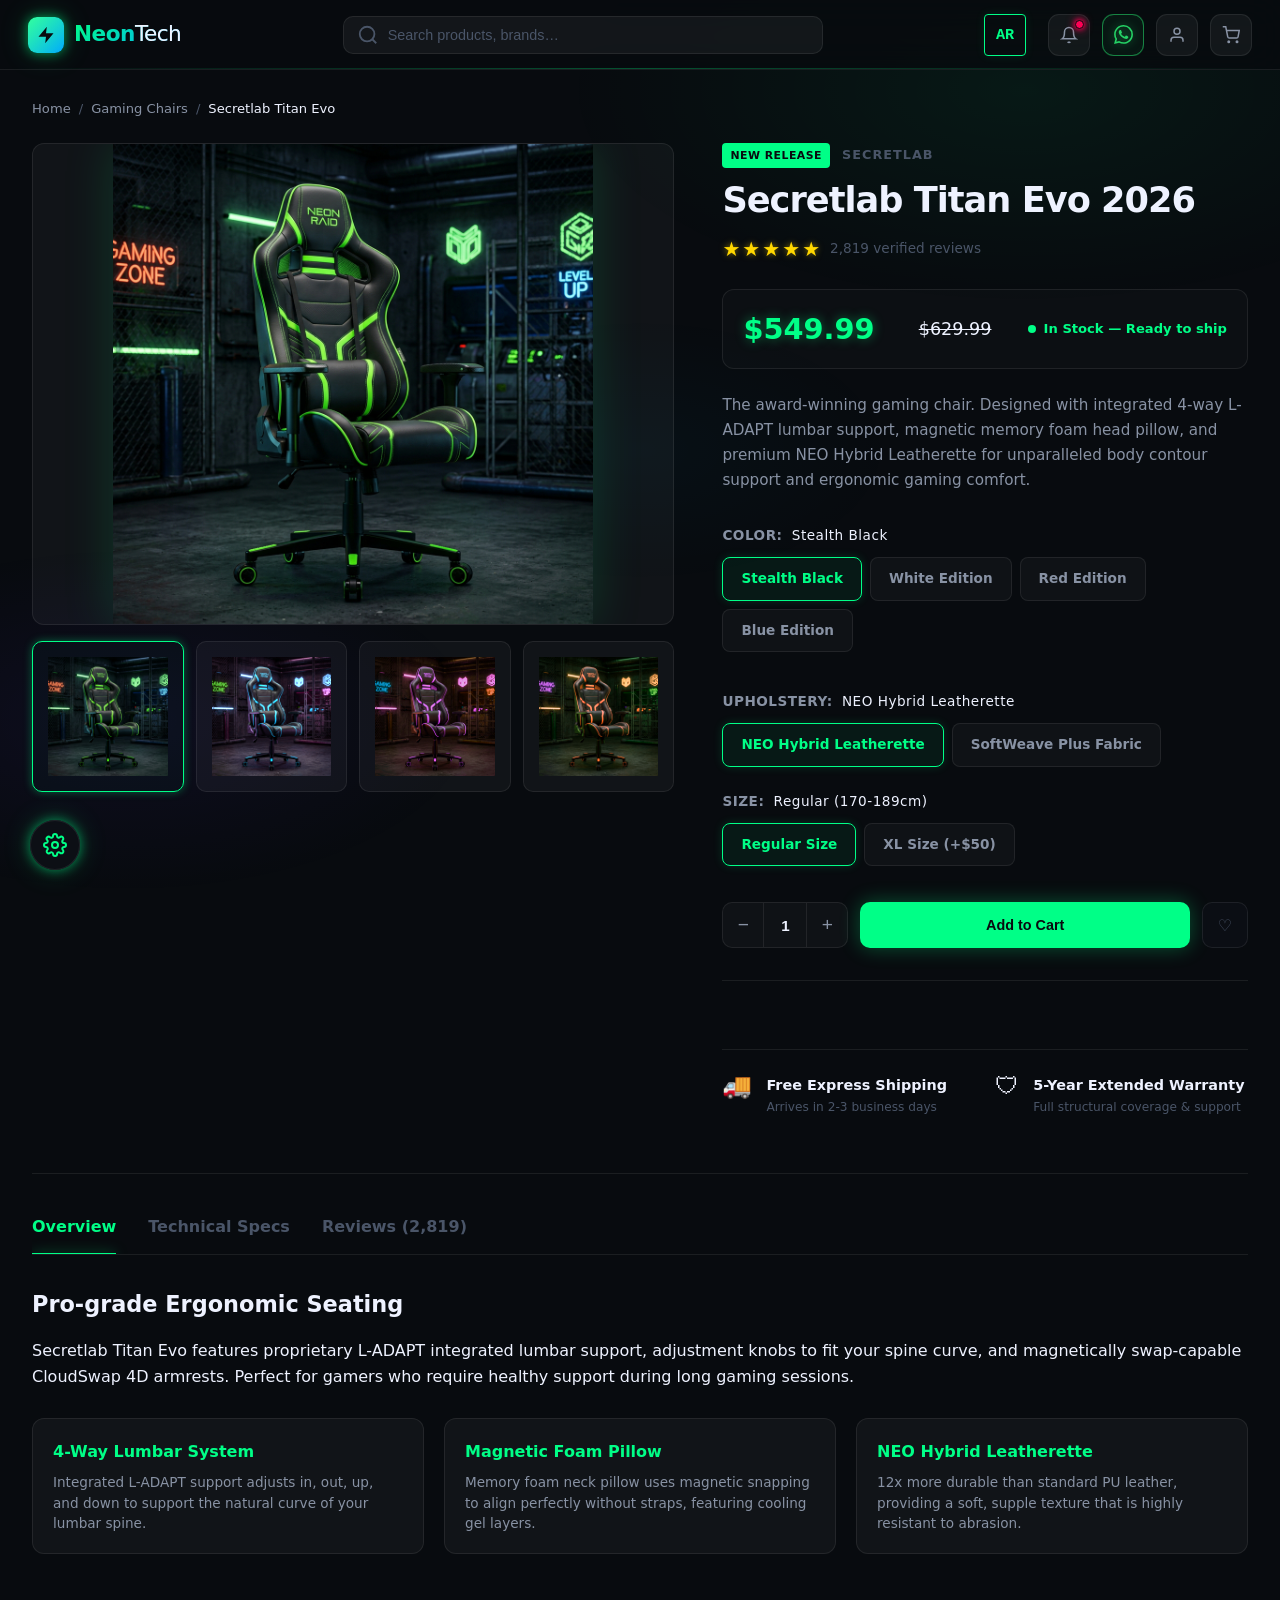
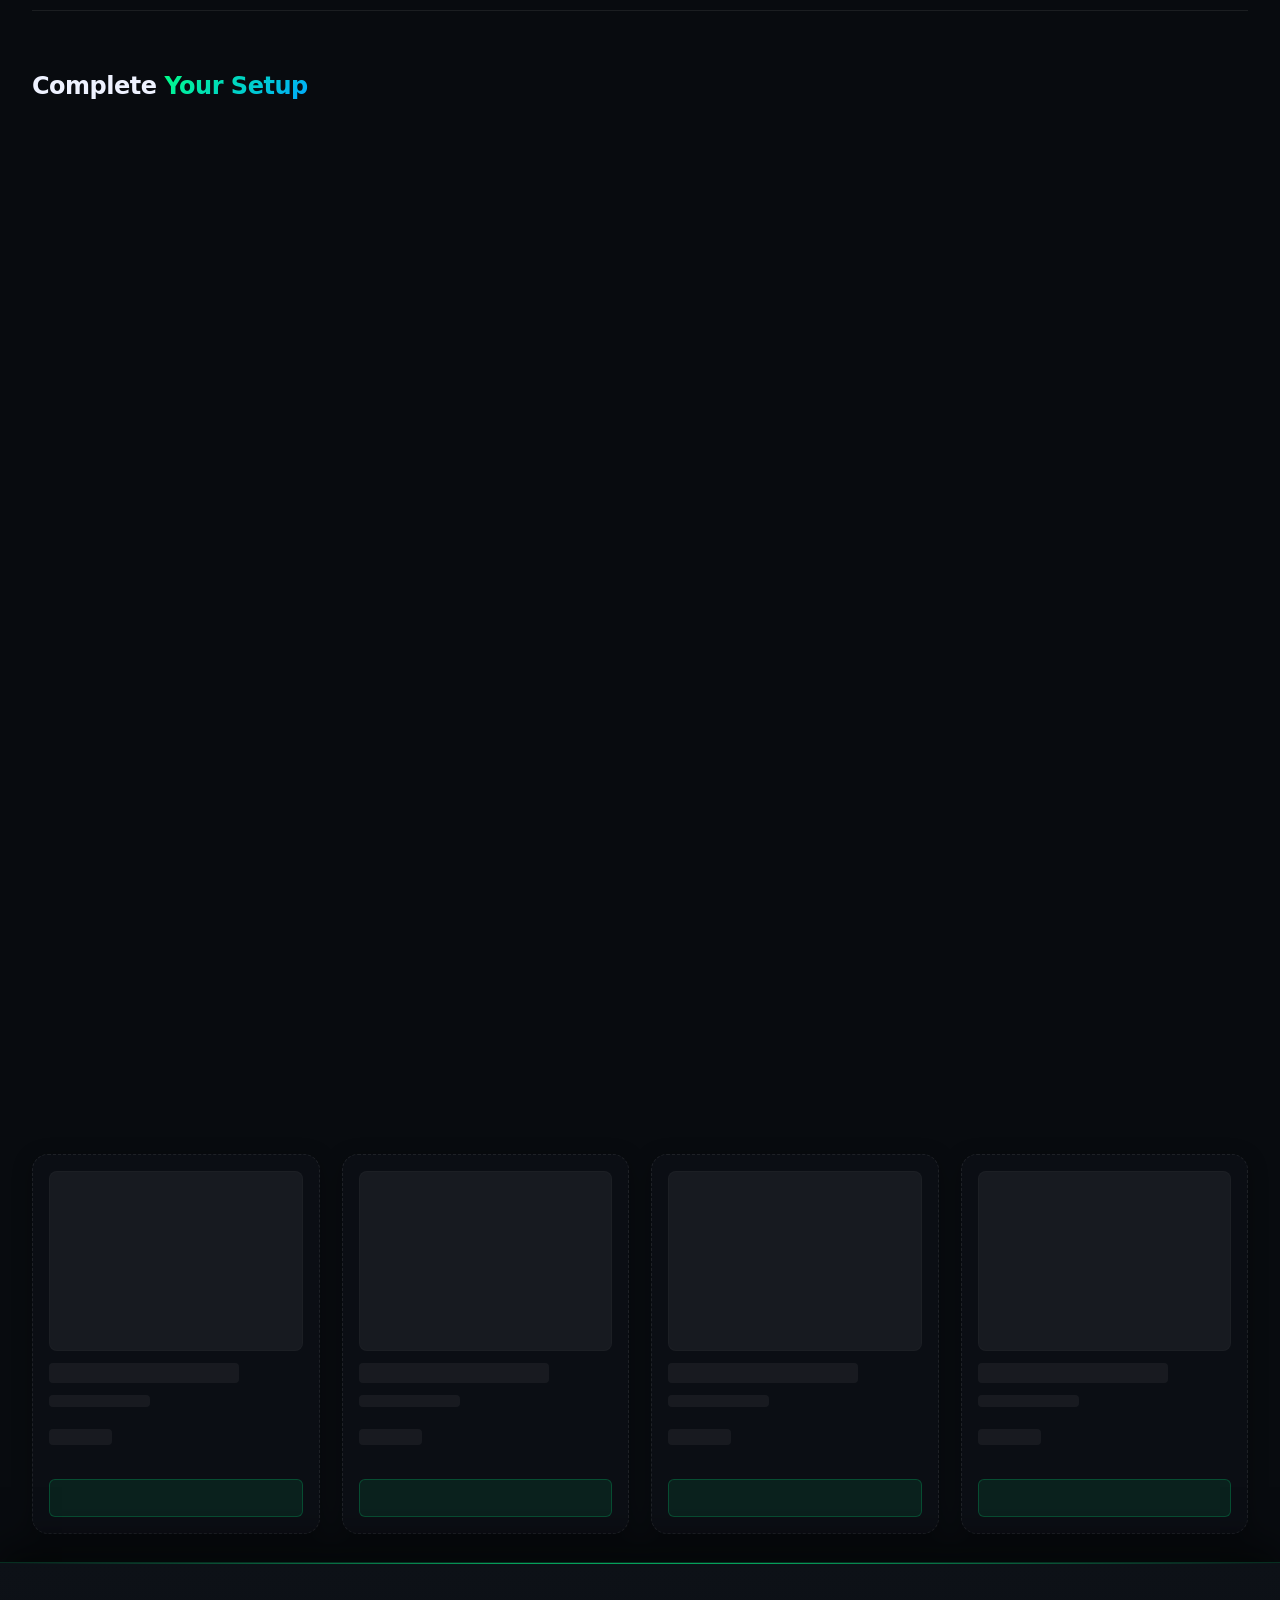
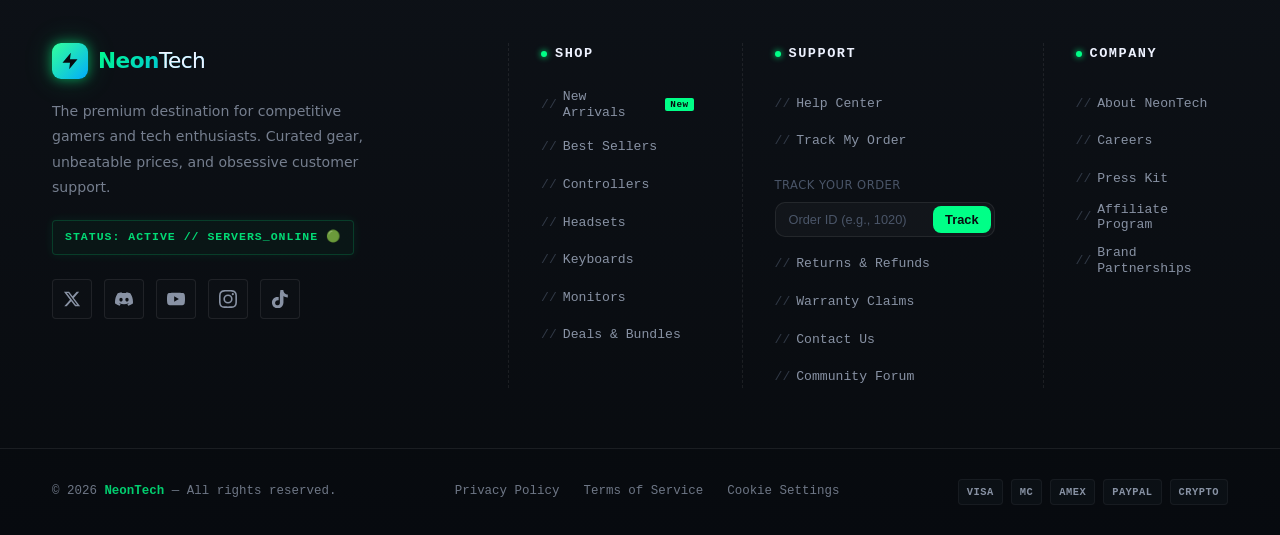
<file: product-chair.html>
﻿<!DOCTYPE html>
<html lang="en">
<head>
  <meta charset="UTF-8" />
  <meta name="viewport" content="width=device-width, initial-scale=1.0" />
  <title>Secretlab Titan Evo 2026 — NeonTech</title>
  <link rel="stylesheet" href="css/main.css" />
</head>
<body>

  <!-- ═══ Navigation ═══════════════════════════════════════════════ -->
  <header class="nav" role="banner">

    <a href="index.html" class="nav-logo" aria-label="NeonTech Home">
      <div class="logo-icon" aria-hidden="true">
        <svg viewBox="0 0 24 24" xmlns="http://www.w3.org/2000/svg">
          <path d="M13 2L3 14h9l-1 8 10-12h-9l1-8z"/>
        </svg>
      </div>
      <div class="logo-text">Neon<span>Tech</span></div>
    </a>

    <form class="nav-search" role="search" action="index.html" method="GET">
      <svg class="search-icon" viewBox="0 0 24 24" fill="none" stroke="currentColor" stroke-width="2" aria-hidden="true">
        <circle cx="11" cy="11" r="8"/><path d="m21 21-4.35-4.35"/>
      </svg>
      <input type="search" name="q" placeholder="Search products, brands…" aria-label="Search products" />
    </form>

    <nav class="nav-actions" aria-label="Quick actions">
      <a href="#" class="nav-btn" aria-label="Notifications">
        <svg viewBox="0 0 24 24" fill="none" stroke="currentColor" stroke-width="2">
          <path d="M18 8A6 6 0 0 0 6 8c0 7-3 9-3 9h18s-3-2-3-9"/>
          <path d="M13.73 21a2 2 0 0 1-3.46 0"/>
        </svg>
      </a>      <a href="https://wa.me/966500438424?text=Hello%20NeonTech%20Support%2C%20I%20need%20help%20with%20my%20order."
         class="nav-btn whatsapp-btn"
         id="wa-nav-btn"
         aria-label="WhatsApp Support"
         target="_blank"
         rel="noopener noreferrer"
         title="WhatsApp Support">
        <svg viewBox="0 0 24 24" fill="currentColor">
          <path d="M17.472 14.382c-.297-.149-1.758-.867-2.03-.967-.273-.099-.471-.148-.67.15-.197.297-.767.966-.94 1.164-.173.199-.347.223-.644.075-.297-.15-1.255-.463-2.39-1.475-.883-.788-1.48-1.761-1.653-2.059-.173-.297-.018-.458.13-.606.134-.133.298-.347.446-.52.149-.174.198-.298.298-.497.099-.198.05-.371-.025-.52-.075-.149-.669-1.612-.916-2.207-.242-.579-.487-.5-.669-.51-.173-.008-.371-.01-.57-.01-.198 0-.52.074-.792.372-.272.297-1.04 1.016-1.04 2.479 0 1.462 1.065 2.875 1.213 3.074.149.198 2.096 3.2 5.077 4.487.709.306 1.262.489 1.694.625.712.227 1.36.195 1.871.118.571-.085 1.758-.719 2.006-1.413.248-.694.248-1.289.173-1.413-.074-.124-.272-.198-.57-.347m-5.421 7.403h-.004a9.87 9.87 0 0 1-5.031-1.378l-.361-.214-3.741.982.998-3.648-.235-.374a9.86 9.86 0 0 1-1.51-5.26c.001-5.45 4.436-9.884 9.888-9.884 2.64 0 5.122 1.03 6.988 2.898a9.825 9.825 0 0 1 2.893 6.994c-.003 5.45-4.437 9.884-9.885 9.884m8.413-18.297A11.815 11.815 0 0 0 12.05 0C5.495 0 .16 5.335.157 11.892c0 2.096.547 4.142 1.588 5.945L.057 24l6.305-1.654a11.882 11.882 0 0 0 5.683 1.448h.005c6.554 0 11.89-5.335 11.893-11.893a11.821 11.821 0 0 0-3.48-8.413Z"/>
        </svg>
      </a>
      <a href="#" class="nav-btn" aria-label="User account">
        <svg viewBox="0 0 24 24" fill="none" stroke="currentColor" stroke-width="2">
          <path d="M20 21v-2a4 4 0 0 0-4-4H8a4 4 0 0 0-4 4v2"/>
          <circle cx="12" cy="7" r="4"/>
        </svg>
      </a>
      <a href="#" class="nav-btn" aria-label="Shopping cart, 3 items">
        <svg viewBox="0 0 24 24" fill="none" stroke="currentColor" stroke-width="2">
          <circle cx="9" cy="21" r="1"/><circle cx="20" cy="21" r="1"/>
          <path d="M1 1h4l2.68 13.39a2 2 0 0 0 2 1.61h9.72a2 2 0 0 0 2-1.61L23 6H6"/>
        </svg>
        <span class="cart-badge" aria-hidden="true">3</span>
      </a>
    </nav>

  </header>

  <div class="page product-page-layout">

    <main class="main" id="main-content">

      <!-- Breadcrumbs -->
      <nav class="breadcrumbs" aria-label="Breadcrumb">
        <a href="index.html">Home</a>
        <span class="divider">/</span>
        <a href="index.html">Gaming Chairs</a>
        <span class="divider">/</span>
        <span class="current">Secretlab Titan Evo</span>
      </nav>

      <!-- ═══ Product Detail Hero ═════════════════════════════════════ -->
      <div class="p-details-hero">

        <!-- Gallery Column -->
        <div class="p-gallery-col">
          <div class="p-main-image-wrap">
            <img src="./images/chair.png" class="p-main-img img-carbon" alt="Secretlab Titan Evo 2026 - Stealth Black">
            <img src="./images/chair.png" class="p-main-img img-white" alt="Secretlab Titan Evo 2026 - White Edition" style="filter: hue-rotate(90deg) brightness(1.2);">
            <img src="./images/chair.png" class="p-main-img img-red" alt="Secretlab Titan Evo 2026 - Red Edition" style="filter: hue-rotate(180deg) saturate(1.5) brightness(0.9);">
            <img src="./images/chair.png" class="p-main-img img-blue" alt="Secretlab Titan Evo 2026 - Blue Edition" style="filter: hue-rotate(270deg) saturate(1.2);">
          </div>
          <div class="p-thumb-grid">
            <label for="chair-color-carbon" class="thumb-btn" aria-label="View product image 1">
              <img src="./images/chair.png" alt="Secretlab Titan thumbnail 1">
            </label>
            <label for="chair-color-white" class="thumb-btn" aria-label="View product image 2">
              <img src="./images/chair.png" alt="Secretlab Titan thumbnail 2" style="filter: hue-rotate(90deg) brightness(1.2);">
            </label>
            <label for="chair-color-red" class="thumb-btn" aria-label="View product image 3">
              <img src="./images/chair.png" alt="Secretlab Titan thumbnail 3" style="filter: hue-rotate(180deg) saturate(1.5) brightness(0.9);">
            </label>
            <label for="chair-color-blue" class="thumb-btn" aria-label="View product image 4">
              <img src="./images/chair.png" alt="Secretlab Titan thumbnail 4" style="filter: hue-rotate(270deg) saturate(1.2);">
            </label>
          </div>
        </div>

        <!-- Info Column -->
        <div class="p-info-col">
          <div class="p-meta">
            <span class="p-badge-new">New Release</span>
            <span class="p-brand">Secretlab</span>
          </div>

          <h1 class="p-title">Secretlab Titan Evo 2026</h1>
          
          <div class="p-rating-block">
            <div class="stars" aria-label="4.9 out of 5 stars">
              <span class="star filled">&#9733;</span><span class="star filled">&#9733;</span>
              <span class="star filled">&#9733;</span><span class="star filled">&#9733;</span>
              <span class="star filled">&#9733;</span>
            </div>
            <span class="p-rating-count">2,819 verified reviews</span>
          </div>

          <div class="p-price-block">
            <span class="p-price">$549.99</span>
            <span class="p-price-old" style="text-decoration: line-through; color: var(--color-text-muted); font-size: 1.1rem; margin-left: 0.5rem;">$629.99</span>
            <span class="p-stock-status"><span class="pulse-dot"></span>In Stock — Ready to ship</span>
          </div>

          <p class="p-desc">
            The award-winning gaming chair. Designed with integrated 4-way L-ADAPT lumbar support, magnetic memory foam head pillow, and premium NEO Hybrid Leatherette for unparalleled body contour support and ergonomic gaming comfort.
          </p>

          <!-- Selections Form -->
          <form class="p-options-form">

            <!-- Colors -->
            <div class="option-group" style="margin-bottom:15px;">
              <span class="option-label">Color: <span class="selected-val">Stealth Black</span></span>
              <div class="option-selectors">
                <label class="opt-pill">
                  <input type="radio" id="chair-color-carbon" name="color-opt" value="carbon" checked class="opt-radio-hidden" onchange="this.closest('.option-group').querySelector('.selected-val').textContent = 'Stealth Black'" />
                  <span class="opt-pill-btn">Stealth Black</span>
                </label>
                <label class="opt-pill">
                  <input type="radio" id="chair-color-white" name="color-opt" value="white" class="opt-radio-hidden" onchange="this.closest('.option-group').querySelector('.selected-val').textContent = 'White Edition'" />
                  <span class="opt-pill-btn">White Edition</span>
                </label>
                <label class="opt-pill">
                  <input type="radio" id="chair-color-red" name="color-opt" value="red" class="opt-radio-hidden" onchange="this.closest('.option-group').querySelector('.selected-val').textContent = 'Red Edition'" />
                  <span class="opt-pill-btn">Red Edition</span>
                </label>
                <label class="opt-pill">
                  <input type="radio" id="chair-color-blue" name="color-opt" value="blue" class="opt-radio-hidden" onchange="this.closest('.option-group').querySelector('.selected-val').textContent = 'Blue Edition'" />
                  <span class="opt-pill-btn">Blue Edition</span>
                </label>
              </div>
            </div>

            <!-- Upholstery -->
            <div class="option-group">
              <span class="option-label">Upholstery: <span class="selected-val">NEO Hybrid Leatherette</span></span>
              <div class="option-selectors">
                <label class="opt-pill">
                  <input type="radio" name="upholstery-opt" value="leatherette" checked class="opt-radio-hidden" />
                  <span class="opt-pill-btn">NEO Hybrid Leatherette</span>
                </label>
                <label class="opt-pill">
                  <input type="radio" name="upholstery-opt" value="fabric" class="opt-radio-hidden" />
                  <span class="opt-pill-btn">SoftWeave Plus Fabric</span>
                </label>
              </div>
            </div>

            <!-- Size -->
            <div class="option-group">
              <span class="option-label">Size: <span class="selected-val">Regular (170-189cm)</span></span>
              <div class="option-selectors">
                <label class="opt-pill">
                  <input type="radio" name="size-opt" value="regular" checked class="opt-radio-hidden" />
                  <span class="opt-pill-btn">Regular Size</span>
                </label>
                <label class="opt-pill">
                  <input type="radio" name="size-opt" value="xl" class="opt-radio-hidden" />
                  <span class="opt-pill-btn">XL Size (+$50)</span>
                </label>
              </div>
            </div>

            <!-- Quantity & Cart Actions -->
            <div class="cart-actions-row">
              <div class="qty-selector">
                <button type="button" class="qty-btn" onclick="this.nextElementSibling.stepDown()" aria-label="Decrease quantity">&minus;</button>
                <input type="number" class="qty-input" value="1" min="1" max="10" aria-label="Product quantity" />
                <button type="button" class="qty-btn" onclick="this.previousElementSibling.stepUp()" aria-label="Increase quantity">&plus;</button>
              </div>
              
              <button type="submit" class="btn-primary p-add-cart-btn">
                <span>Add to Cart</span>
              </button>

              <label class="card-wishlist p-wishlist-btn" aria-label="Add to wishlist">
                <input type="checkbox" class="wishlist-checkbox-hidden" />
                <span class="heart-icon">&#9825;</span>
              </label>
            </div>

          </form>

          <!-- Shipping info / trust tags -->
          <div class="trust-tags">
            <div class="tag-item">
              <span class="tag-icon">&#128666;</span>
              <div>
                <div class="tag-title">Free Express Shipping</div>
                <div class="tag-sub">Arrives in 2-3 business days</div>
              </div>
            </div>
            <div class="tag-item">
              <span class="tag-icon">&#128737;</span>
              <div>
                <div class="tag-title">5-Year Extended Warranty</div>
                <div class="tag-sub">Full structural coverage &amp; support</div>
              </div>
            </div>
          </div>

        </div>

      </div><!-- /p-details-hero -->


      <!-- ═══ Tabs Section (Pure CSS Toggling) ════════════════════════ -->
      <section class="p-tabs-section" aria-label="Product details details">
        
        <!-- Tab Inputs -->
        <input type="radio" name="details-tabs" id="tab-overview" class="tab-input" checked />
        <input type="radio" name="details-tabs" id="tab-specs" class="tab-input" />
        <input type="radio" name="details-tabs" id="tab-reviews" class="tab-input" />

        <!-- Tab Labels -->
        <div class="tab-labels-container">
          <label for="tab-overview" class="tab-label-btn">Overview</label>
          <label for="tab-specs" class="tab-label-btn">Technical Specs</label>
          <label for="tab-reviews" class="tab-label-btn">Reviews (2,819)</label>
        </div>

        <!-- Tab Contents -->
        <div class="tab-contents-wrap">

          <!-- Overview Tab -->
          <article class="tab-content overview-content">
            <h2 class="content-title">Pro-grade Ergonomic Seating</h2>
            <p>
              Secretlab Titan Evo features proprietary L-ADAPT integrated lumbar support, adjustment knobs to fit your spine curve, and magnetically swap-capable CloudSwap 4D armrests. Perfect for gamers who require healthy support during long gaming sessions.
            </p>
            <div class="features-grid">
              <div class="feature-card">
                <h3 class="f-card-title">4-Way Lumbar System</h3>
                <p class="f-card-text">Integrated L-ADAPT support adjusts in, out, up, and down to support the natural curve of your lumbar spine.</p>
              </div>
              <div class="feature-card">
                <h3 class="f-card-title">Magnetic Foam Pillow</h3>
                <p class="f-card-text">Memory foam neck pillow uses magnetic snapping to align perfectly without straps, featuring cooling gel layers.</p>
              </div>
              <div class="feature-card">
                <h3 class="f-card-title">NEO Hybrid Leatherette</h3>
                <p class="f-card-text">12x more durable than standard PU leather, providing a soft, supple texture that is highly resistant to abrasion.</p>
              </div>
            </div>
          </article>

          <!-- Technical Specs Tab -->
          <article class="tab-content specs-content">
            <h2 class="content-title">Technical Specifications</h2>
            <table class="specs-table">
              <tbody>
                <tr>
                  <th>Brand</th>
                  <td>Secretlab</td>
                </tr>
                <tr>
                  <th>Model</th>
                  <td>Titan Evo (2026 Edition)</td>
                </tr>
                <tr>
                  <th>Upholstery Material</th>
                  <td>NEO Hybrid Leatherette (SoftWeave Plus fabric optional)</td>
                </tr>
                <tr>
                  <th>Frame Construction</th>
                  <td>Reinforced ADC12 aluminum base, high-tensile steel frame</td>
                </tr>
                <tr>
                  <th>Foam Type</th>
                  <td>Patent-pending high-density Cold-Cure Foam</td>
                </tr>
                <tr>
                  <th>Lumbar Support</th>
                  <td>Integrated 4-way L-ADAPT Lumbar System</td>
                </tr>
                <tr>
                  <th>Armrests</th>
                  <td>4D Directional with magnetic CloudSwap replacement system</td>
                </tr>
                <tr>
                  <th>Tilt Angle</th>
                  <td>Up to 165° recline with multi-tilt tension lock</td>
                </tr>
                <tr>
                  <th>Class Rating</th>
                  <td>Heavy Duty Class 4 Gas Lift</td>
                </tr>
                <tr>
                  <th>Max Load Capacity</th>
                  <td>130 kg / 285 lbs (Regular Size)</td>
                </tr>
                <tr>
                  <th>Recommended Height</th>
                  <td>170 - 189 cm / 5'7" - 6'2"</td>
                </tr>
              </tbody>
            </table>
          </article>

          <!-- Reviews Tab -->
          <article class="tab-content reviews-content">
            
            <div class="reviews-summary-row">
              <div class="score-box">
                <span class="score-number">4.9</span>
                <span class="stars">
                  <span class="star filled">&#9733;</span><span class="star filled">&#9733;</span>
                  <span class="star filled">&#9733;</span><span class="star filled">&#9733;</span>
                  <span class="star filled">&#9733;</span>
                </span>
                <span class="score-sub">Based on 2,819 verified buyer ratings</span>
              </div>
              <div class="score-breakdown">
                <div class="bar-row">
                  <span>5 stars</span>
                  <div class="rating-bar"><div class="fill-bar" style="width: 88%;"></div></div>
                  <span>88%</span>
                </div>
                <div class="bar-row">
                  <span>4 stars</span>
                  <div class="rating-bar"><div class="fill-bar" style="width: 9%;"></div></div>
                  <span>9%</span>
                </div>
                <div class="bar-row">
                  <span>3 stars</span>
                  <div class="rating-bar"><div class="fill-bar" style="width: 2%;"></div></div>
                  <span>2%</span>
                </div>
                <div class="bar-row">
                  <span>2 stars</span>
                  <div class="rating-bar"><div class="fill-bar" style="width: 0.5%;"></div></div>
                  <span>0.5%</span>
                </div>
                <div class="bar-row">
                  <span>1 star</span>
                  <div class="rating-bar"><div class="fill-bar" style="width: 0.5%;"></div></div>
                  <span>0.5%</span>
                </div>
              </div>
            </div>

            <!-- Review Items -->
            <div class="reviews-list">
              
              <div class="review-item">
                <div class="review-header">
                  <div>
                    <span class="author-name">Thomas D.</span>
                    <span class="badge-verified">Verified Buyer</span>
                  </div>
                  <span class="review-date">May 26, 2026</span>
                </div>
                <div class="stars">
                  <span class="star filled">&#9733;</span><span class="star filled">&#9733;</span>
                  <span class="star filled">&#9733;</span><span class="star filled">&#9733;</span>
                  <span class="star filled">&#9733;</span>
                </div>
                <h4 class="review-title">Incredible back support!</h4>
                <p class="review-text">
                  My back pain has completely vanished since I started using this chair for work and gaming. The lumbar adjustment dial is extremely useful, and the magnetic neck pillow is brilliant. Highly recommended!
                </p>
              </div>

              <div class="review-item">
                <div class="review-header">
                  <div>
                    <span class="author-name">Lily V.</span>
                    <span class="badge-verified">Verified Buyer</span>
                  </div>
                  <span class="review-date">May 11, 2026</span>
                </div>
                <div class="stars">
                  <span class="star filled">&#9733;</span><span class="star filled">&#9733;</span>
                  <span class="star filled">&#9733;</span><span class="star filled">&#9733;</span>
                  <span class="star filled">&#9733;</span>
                </div>
                <h4 class="review-title">Premium quality worth every penny</h4>
                <p class="review-text">
                  The leatherette feels high-end and breathable. The assembly instructions were the clearest I've ever seen. The armrests are highly adjustable. Super happy with my purchase.
                </p>
              </div>

            </div>

          </article>

        </div>

      </section><!-- /p-tabs-section -->


      <!-- ═══ Related Products Section ═══════════════════════════════ -->
      <section class="related-products-section">
        <h2 class="section-title-label">Complete <span>Your Setup</span></h2>
        
        <div class="product-grid">

          <!-- Card 1 — Razer Controller -->
          <article class="product-card">
            <span class="card-badge badge-new">New</span>
            <label class="card-wishlist" aria-label="Add to wishlist">
              <input type="checkbox" class="wishlist-checkbox-hidden" />
              <span class="heart-icon">&#9825;</span>
            </label>
            <div class="card-image" aria-hidden="true">
              <a href="product-controller.html"><img src="./images/controller.png" alt="Razer Wolverine V3 Pro Wireless"></a>
            </div>
            <div class="card-body">
              <div class="card-category">Controllers</div>
              <h3 class="card-title"><a href="product-controller.html">Razer Wolverine V3 Pro Wireless</a></h3>
              <div class="card-rating">
                <div class="stars" aria-label="4.8 out of 5 stars">
                  <span class="star filled">&#9733;</span><span class="star filled">&#9733;</span>
                  <span class="star filled">&#9733;</span><span class="star filled">&#9733;</span>
                  <span class="star half">&#9733;</span>
                </div>
                <span class="rating-count">(2,341)</span>
              </div>
            </div>
            <div class="card-footer">
              <div class="card-pricing">
                <span class="price-original">$199.99</span>
                <span class="price-current">$159.99</span>
              </div>
              <button class="btn-cart"><span>Add to Cart</span></button>
            </div>
          </article>

          <!-- Card 3 — SteelSeries Headset -->
          <article class="product-card">
            <span class="card-badge badge-hot">Hot</span>
            <label class="card-wishlist" aria-label="Add to wishlist">
              <input type="checkbox" class="wishlist-checkbox-hidden" />
              <span class="heart-icon">&#9825;</span>
            </label>
            <div class="card-image" aria-hidden="true">
              <a href="product-headset.html"><img src="./images/headset.png" alt="SteelSeries Arctis Nova Pro Wireless"></a>
            </div>
            <div class="card-body">
              <div class="card-category">Headsets</div>
              <h3 class="card-title"><a href="product-headset.html">SteelSeries Arctis Nova Pro Wireless</a></h3>
              <div class="card-rating">
                <div class="stars" aria-label="4.9 out of 5 stars">
                  <span class="star filled">&#9733;</span><span class="star filled">&#9733;</span>
                  <span class="star filled">&#9733;</span><span class="star filled">&#9733;</span>
                  <span class="star filled">&#9733;</span>
                </div>
                <span class="rating-count">(5,812)</span>
              </div>
            </div>
            <div class="card-footer">
              <div class="card-pricing">
                <span class="price-original">$349.99</span>
                <span class="price-current">$279.99</span>
              </div>
              <button class="btn-cart"><span>Add to Cart</span></button>
            </div>
          </article>

          <!-- Card 7 — Razer Mouse -->
          <article class="product-card">
            <span class="card-badge badge-sale">-30%</span>
            <label class="card-wishlist" aria-label="Add to wishlist">
              <input type="checkbox" class="wishlist-checkbox-hidden" />
              <span class="heart-icon">&#9825;</span>
            </label>
            <div class="card-image" aria-hidden="true">
              <a href="product-mouse.html"><img src="./images/mouse.png" alt="Razer DeathAdder V3 HyperSpeed"></a>
            </div>
            <div class="card-body">
              <div class="card-category">Mice</div>
              <h3 class="card-title"><a href="product-mouse.html">Razer DeathAdder V3 HyperSpeed</a></h3>
              <div class="card-rating">
                <div class="stars" aria-label="4.6 out of 5 stars">
                  <span class="star filled">&#9733;</span><span class="star filled">&#9733;</span>
                  <span class="star filled">&#9733;</span><span class="star filled">&#9733;</span>
                  <span class="star half">&#9733;</span>
                </div>
                <span class="rating-count">(7,104)</span>
              </div>
            </div>
            <div class="card-footer">
              <div class="card-pricing">
                <span class="price-original">$99.99</span>
                <span class="price-current">$69.99</span>
              </div>
              <button class="btn-cart"><span>Add to Cart</span></button>
            </div>
          </article>

        </div>
      </section>

    </main>

  </div><!-- /page -->

  <!-- ═══ Rich Footer ════════════════════════════════════════════════ -->
  <footer class="site-footer" role="contentinfo">

    <div class="footer-top">

      <div>
        <div class="footer-brand-logo">
          <a href="index.html" class="nav-logo" aria-label="NeonTech Home" style="display:inline-flex;">
            <div class="logo-icon" aria-hidden="true">
              <svg viewBox="0 0 24 24" xmlns="http://www.w3.org/2000/svg">
                <path d="M13 2L3 14h9l-1 8 10-12h-9l1-8z"/>
              </svg>
            </div>
            <div class="logo-text">Neon<span>Tech</span></div>
          </a>
        </div>
        <p class="footer-brand-desc">
          The premium destination for competitive gamers and tech enthusiasts.
          Curated gear, unbeatable prices, and obsessive customer support.
        </p>
        <div class="footer-socials">
          <a href="#" class="social-btn" aria-label="Twitter / X">X</a>
          <a href="#" class="social-btn" aria-label="Discord">DC</a>
          <a href="#" class="social-btn" aria-label="YouTube">YT</a>
          <a href="#" class="social-btn" aria-label="Instagram">IG</a>
          <a href="#" class="social-btn" aria-label="TikTok">TK</a>
        </div>
      </div>

      <div>
        <h3 class="footer-col-title">Shop</h3>
        <ul class="footer-links">
          <li><a href="index.html">New Arrivals <span class="new-tag">New</span></a></li>
          <li><a href="index.html">Best Sellers</a></li>
          <li><a href="index.html">Controllers</a></li>
          <li><a href="index.html">Headsets</a></li>
          <li><a href="index.html">Keyboards</a></li>
          <li><a href="index.html">Monitors</a></li>
          <li><a href="index.html">Deals &amp; Bundles</a></li>
        </ul>
      </div>

      <div>
        <h3 class="footer-col-title">Support</h3>
        <ul class="footer-links">
          <li><a href="#">Help Center</a></li>
          <li><a href="#">Track My Order</a></li>
          <li><a href="#">Returns &amp; Refunds</a></li>
          <li><a href="#">Warranty Claims</a></li>
          <li><a href="#">Contact Us</a></li>
          <li><a href="#">Community Forum</a></li>
        </ul>
      </div>

      <div>
        <h3 class="footer-col-title">Company</h3>
        <ul class="footer-links">
          <li><a href="#">About NeonTech</a></li>
          <li><a href="#">Careers</a></li>
          <li><a href="#">Press Kit</a></li>
          <li><a href="#">Affiliate Program</a></li>
          <li><a href="#">Brand Partnerships</a></li>
        </ul>
      </div>

    </div><!-- /footer-top -->

    <div class="footer-bottom">
      <p class="footer-copy">
        &copy; 2026 <a href="index.html">NeonTech</a> &mdash; All rights reserved.
      </p>
      <div class="footer-bottom-links">
        <a href="#">Privacy Policy</a>
        <a href="#">Terms of Service</a>
        <a href="#">Cookie Settings</a>
      </div>
      <div class="footer-payments" aria-label="Accepted payment methods">
        <span class="pay-badge">VISA</span>
        <span class="pay-badge">MC</span>
        <span class="pay-badge">AMEX</span>
        <span class="pay-badge">PayPal</span>
        <span class="pay-badge">Crypto</span>
      </div>
    </div>

  </footer>

  <!-- ═══ Cart Drawer (Hidden by default, show with class .open) ═══ -->
  <div class="cart-drawer" id="cart-drawer" role="dialog" aria-modal="true" aria-label="Shopping Cart">
    <div class="cart-drawer-overlay" id="cart-overlay"></div>
    <div class="cart-drawer-content">
      <div class="cart-drawer-header">
        <h2 class="cart-title" style="font-size:1.3rem;">Your <span>Gear Cart</span></h2>
        <button class="cart-close-btn" id="cart-close" aria-label="Close cart">&times;</button>
      </div>
      <div class="cart-drawer-items" id="cart-items-container">
        <!-- Dynamic items will go here -->
        <div class="cart-empty-state">
          <span class="empty-icon">&#128722;</span>
          <p>Your cart is empty</p>
          <a href="#" class="btn-primary" id="cart-shop-now" style="text-align: center; text-decoration: none; display: inline-block; margin-top: 15px; padding: 10px 20px;">Shop Now</a>
        </div>
      </div>
      <div class="cart-drawer-footer">
        <div class="cart-summary-row">
          <span>Subtotal</span>
          <span id="cart-subtotal">$0.00</span>
        </div>
        <div class="cart-summary-row">
          <span>Shipping</span>
          <span class="text-neon" style="color: var(--neon); font-weight: bold;">FREE</span>
        </div>
        <div class="cart-total-row">
          <span>Total</span>
          <span id="cart-total">$0.00</span>
        </div>
        <button class="btn-primary checkout-btn" id="checkout-btn">Proceed to Checkout</button>
      </div>
    </div>
  </div>

  <script src="main.js"></script>
</body>
</html>
</file>
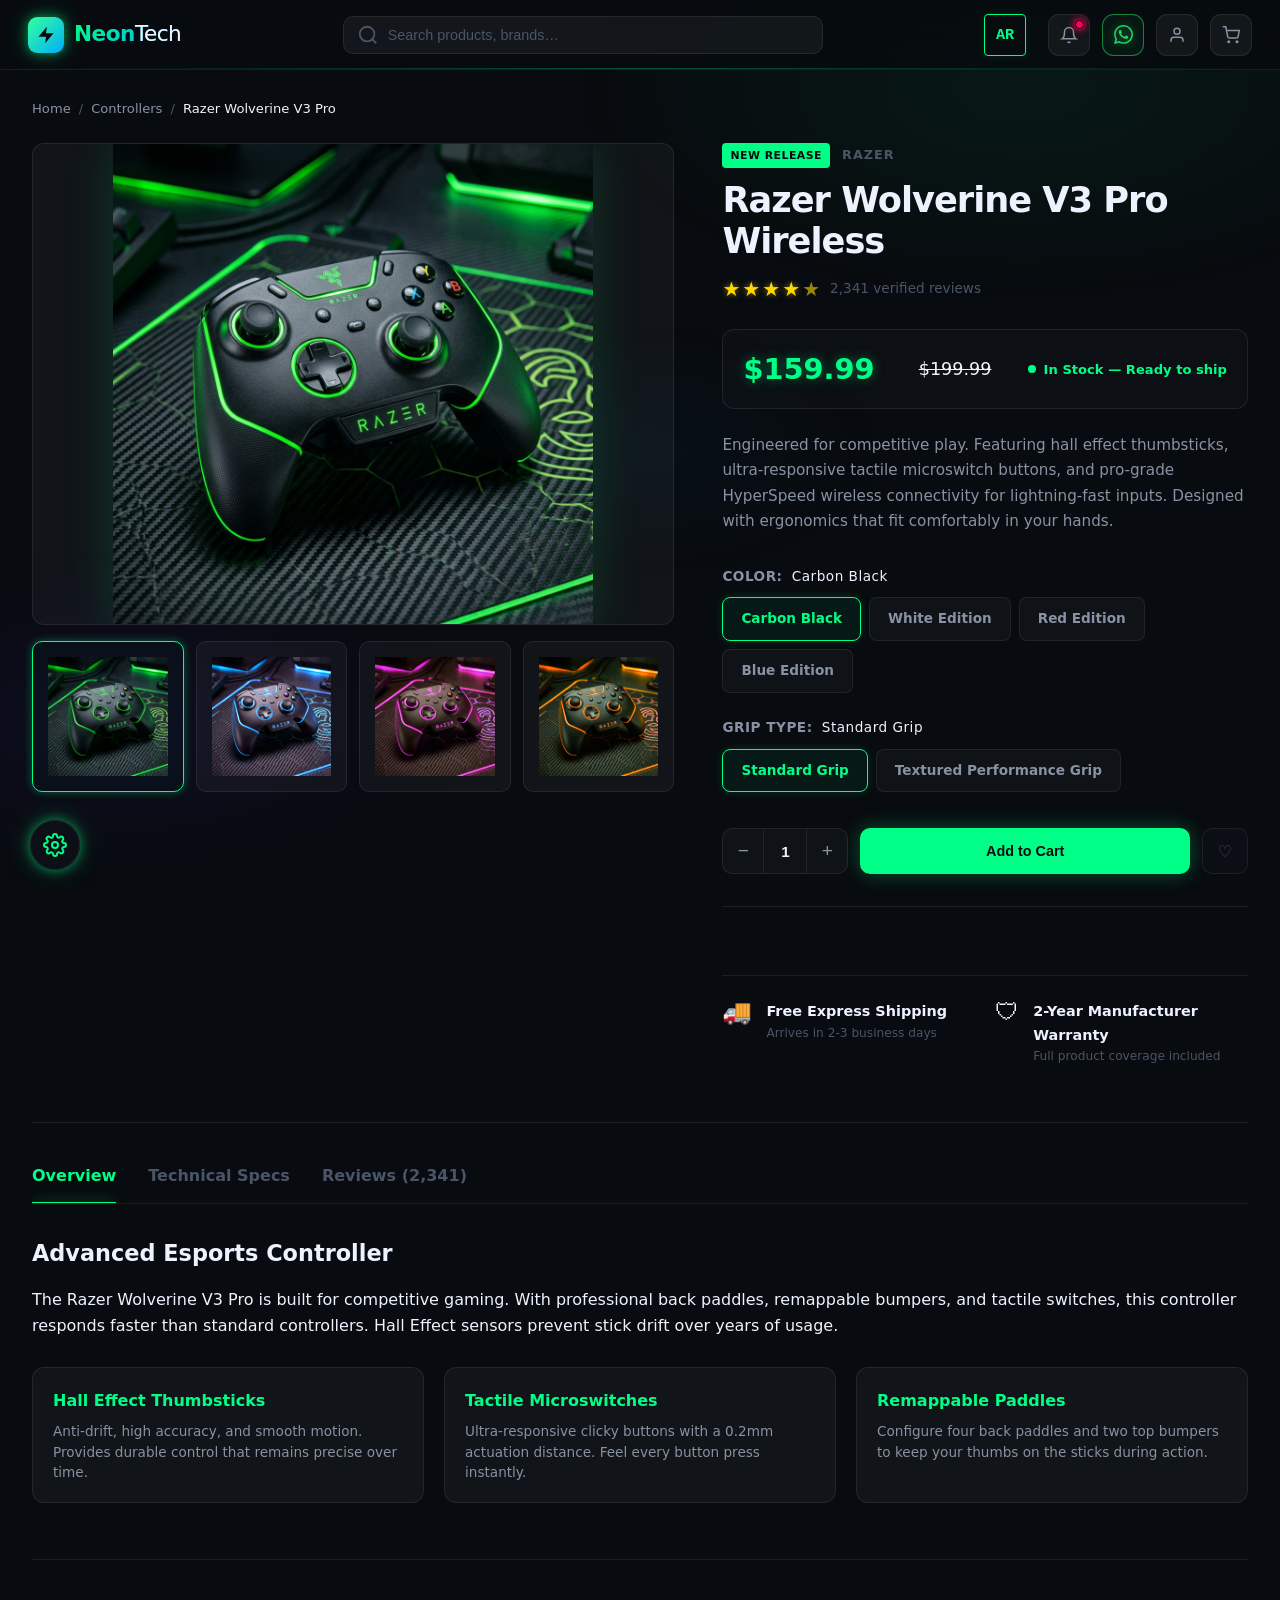
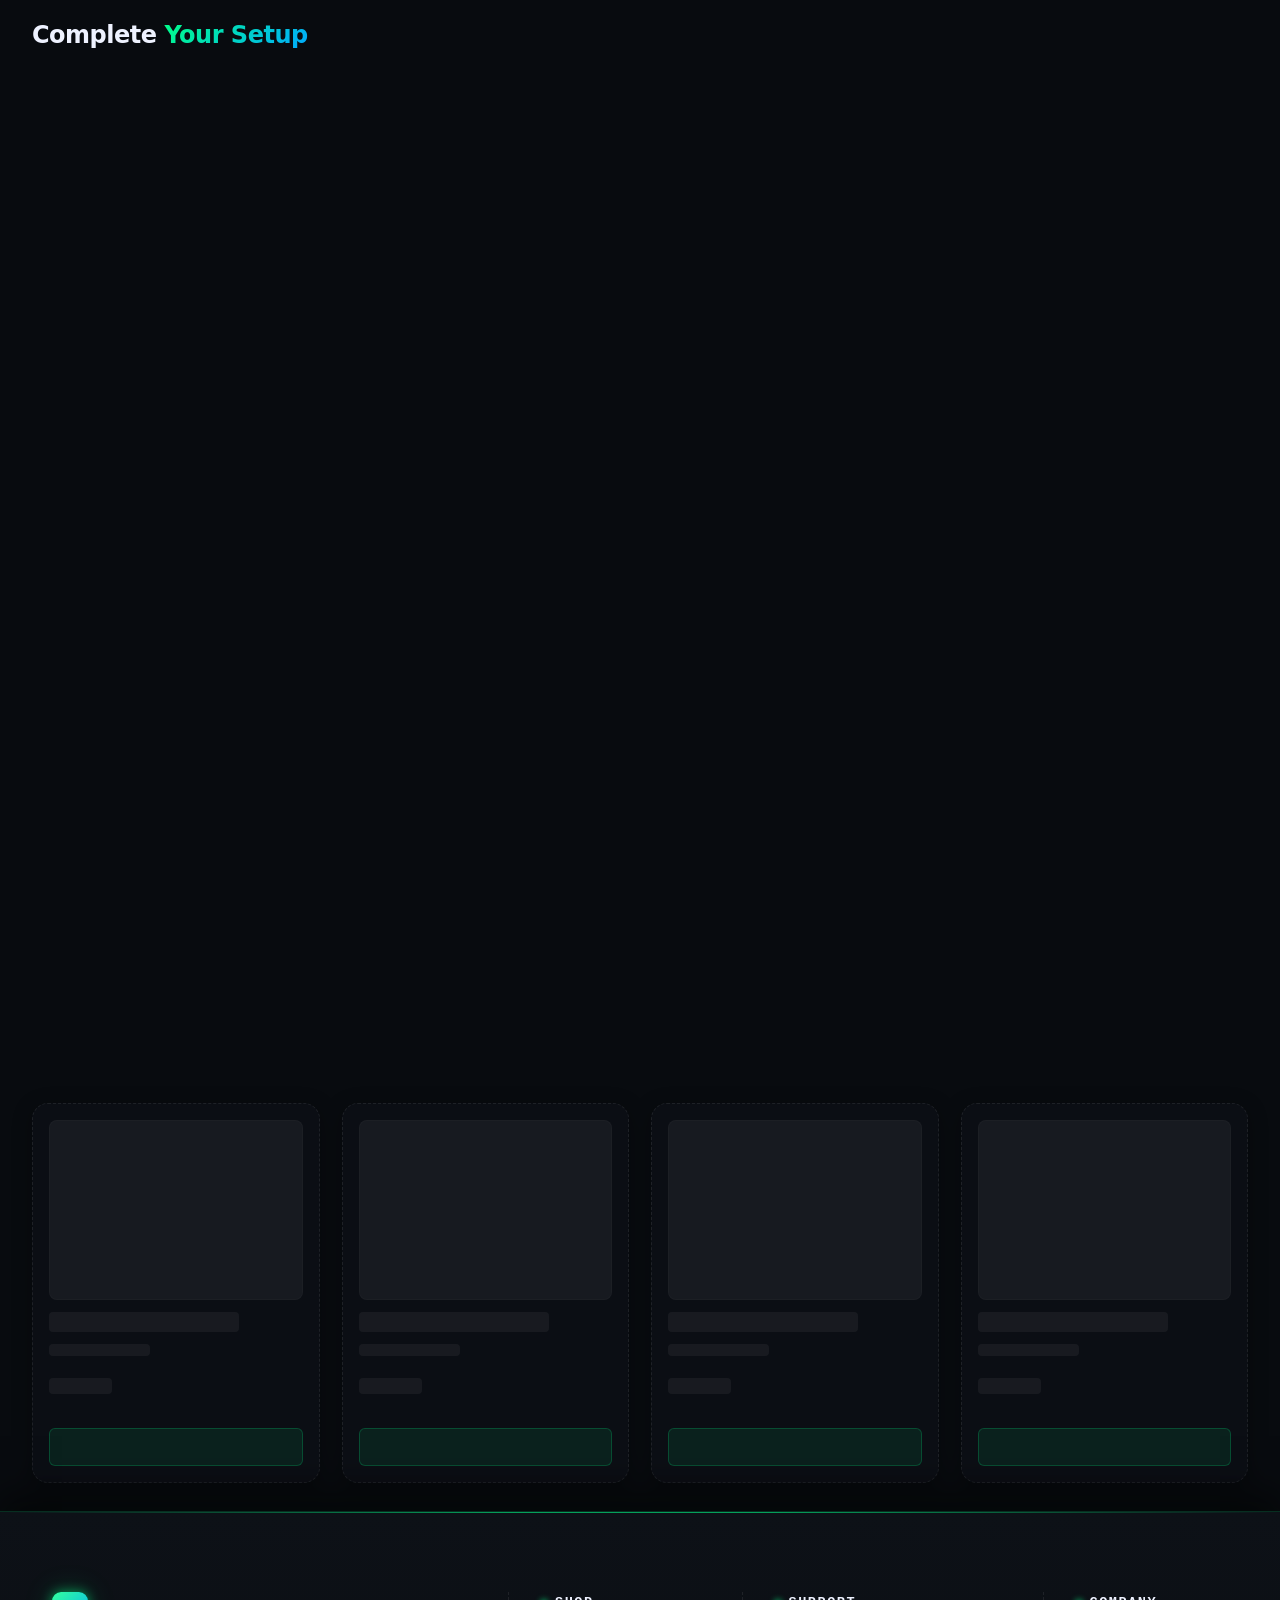
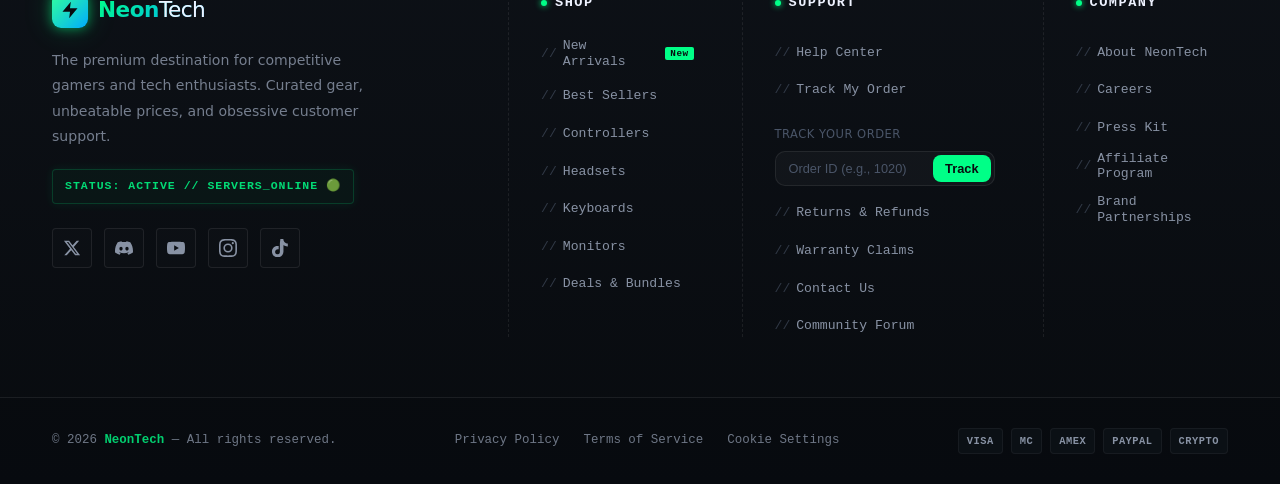
<file: product-controller.html>
﻿<!DOCTYPE html>
<html lang="en">
<head>
  <meta charset="UTF-8" />
  <meta name="viewport" content="width=device-width, initial-scale=1.0" />
  <title>Razer Wolverine V3 Pro Wireless — NeonTech</title>
  <link rel="stylesheet" href="css/main.css" />
</head>
<body>

  <!-- ═══ Navigation ═══════════════════════════════════════════════ -->
  <header class="nav" role="banner">

    <a href="index.html" class="nav-logo" aria-label="NeonTech Home">
      <div class="logo-icon" aria-hidden="true">
        <svg viewBox="0 0 24 24" xmlns="http://www.w3.org/2000/svg">
          <path d="M13 2L3 14h9l-1 8 10-12h-9l1-8z"/>
        </svg>
      </div>
      <div class="logo-text">Neon<span>Tech</span></div>
    </a>

    <form class="nav-search" role="search" action="index.html" method="GET">
      <svg class="search-icon" viewBox="0 0 24 24" fill="none" stroke="currentColor" stroke-width="2" aria-hidden="true">
        <circle cx="11" cy="11" r="8"/><path d="m21 21-4.35-4.35"/>
      </svg>
      <input type="search" name="q" placeholder="Search products, brands…" aria-label="Search products" />
    </form>

    <nav class="nav-actions" aria-label="Quick actions">
      <a href="#" class="nav-btn" aria-label="Notifications">
        <svg viewBox="0 0 24 24" fill="none" stroke="currentColor" stroke-width="2">
          <path d="M18 8A6 6 0 0 0 6 8c0 7-3 9-3 9h18s-3-2-3-9"/>
          <path d="M13.73 21a2 2 0 0 1-3.46 0"/>
        </svg>
      </a>      <a href="https://wa.me/966500438424?text=Hello%20NeonTech%20Support%2C%20I%20need%20help%20with%20my%20order."
         class="nav-btn whatsapp-btn"
         id="wa-nav-btn"
         aria-label="WhatsApp Support"
         target="_blank"
         rel="noopener noreferrer"
         title="WhatsApp Support">
        <svg viewBox="0 0 24 24" fill="currentColor">
          <path d="M17.472 14.382c-.297-.149-1.758-.867-2.03-.967-.273-.099-.471-.148-.67.15-.197.297-.767.966-.94 1.164-.173.199-.347.223-.644.075-.297-.15-1.255-.463-2.39-1.475-.883-.788-1.48-1.761-1.653-2.059-.173-.297-.018-.458.13-.606.134-.133.298-.347.446-.52.149-.174.198-.298.298-.497.099-.198.05-.371-.025-.52-.075-.149-.669-1.612-.916-2.207-.242-.579-.487-.5-.669-.51-.173-.008-.371-.01-.57-.01-.198 0-.52.074-.792.372-.272.297-1.04 1.016-1.04 2.479 0 1.462 1.065 2.875 1.213 3.074.149.198 2.096 3.2 5.077 4.487.709.306 1.262.489 1.694.625.712.227 1.36.195 1.871.118.571-.085 1.758-.719 2.006-1.413.248-.694.248-1.289.173-1.413-.074-.124-.272-.198-.57-.347m-5.421 7.403h-.004a9.87 9.87 0 0 1-5.031-1.378l-.361-.214-3.741.982.998-3.648-.235-.374a9.86 9.86 0 0 1-1.51-5.26c.001-5.45 4.436-9.884 9.888-9.884 2.64 0 5.122 1.03 6.988 2.898a9.825 9.825 0 0 1 2.893 6.994c-.003 5.45-4.437 9.884-9.885 9.884m8.413-18.297A11.815 11.815 0 0 0 12.05 0C5.495 0 .16 5.335.157 11.892c0 2.096.547 4.142 1.588 5.945L.057 24l6.305-1.654a11.882 11.882 0 0 0 5.683 1.448h.005c6.554 0 11.89-5.335 11.893-11.893a11.821 11.821 0 0 0-3.48-8.413Z"/>
        </svg>
      </a>
      <a href="#" class="nav-btn" aria-label="User account">
        <svg viewBox="0 0 24 24" fill="none" stroke="currentColor" stroke-width="2">
          <path d="M20 21v-2a4 4 0 0 0-4-4H8a4 4 0 0 0-4 4v2"/>
          <circle cx="12" cy="7" r="4"/>
        </svg>
      </a>
      <a href="#" class="nav-btn" aria-label="Shopping cart, 3 items">
        <svg viewBox="0 0 24 24" fill="none" stroke="currentColor" stroke-width="2">
          <circle cx="9" cy="21" r="1"/><circle cx="20" cy="21" r="1"/>
          <path d="M1 1h4l2.68 13.39a2 2 0 0 0 2 1.61h9.72a2 2 0 0 0 2-1.61L23 6H6"/>
        </svg>
        <span class="cart-badge" aria-hidden="true">3</span>
      </a>
    </nav>

  </header>

  <div class="page product-page-layout">

    <main class="main" id="main-content">

      <!-- Breadcrumbs -->
      <nav class="breadcrumbs" aria-label="Breadcrumb">
        <a href="index.html">Home</a>
        <span class="divider">/</span>
        <a href="index.html">Controllers</a>
        <span class="divider">/</span>
        <span class="current">Razer Wolverine V3 Pro</span>
      </nav>

      <!-- ═══ Product Detail Hero ═════════════════════════════════════ -->
      <div class="p-details-hero">

        <!-- Gallery Column -->
        <div class="p-gallery-col">
          <div class="p-main-image-wrap">
            <img src="./images/controller.png" class="p-main-img img-carbon" alt="Razer Wolverine V3 Pro Wireless - Carbon Black">
            <img src="./images/controller.png" class="p-main-img img-white" alt="Razer Wolverine V3 Pro Wireless - White Edition" style="filter: hue-rotate(90deg) brightness(1.2);">
            <img src="./images/controller.png" class="p-main-img img-red" alt="Razer Wolverine V3 Pro Wireless - Red Edition" style="filter: hue-rotate(180deg) saturate(1.5) brightness(0.9);">
            <img src="./images/controller.png" class="p-main-img img-blue" alt="Razer Wolverine V3 Pro Wireless - Blue Edition" style="filter: hue-rotate(270deg) saturate(1.2);">
          </div>
          <div class="p-thumb-grid">
            <label for="ctrl-color-carbon" class="thumb-btn" aria-label="View product image 1">
              <img src="./images/controller.png" alt="Razer Wolverine thumbnail 1">
            </label>
            <label for="ctrl-color-white" class="thumb-btn" aria-label="View product image 2">
              <img src="./images/controller.png" alt="Razer Wolverine thumbnail 2" style="filter: hue-rotate(90deg) brightness(1.2);">
            </label>
            <label for="ctrl-color-red" class="thumb-btn" aria-label="View product image 3">
              <img src="./images/controller.png" alt="Razer Wolverine thumbnail 3" style="filter: hue-rotate(180deg) saturate(1.5) brightness(0.9);">
            </label>
            <label for="ctrl-color-blue" class="thumb-btn" aria-label="View product image 4">
              <img src="./images/controller.png" alt="Razer Wolverine thumbnail 4" style="filter: hue-rotate(270deg) saturate(1.2);">
            </label>
          </div>
        </div>

        <!-- Info Column -->
        <div class="p-info-col">
          <div class="p-meta">
            <span class="p-badge-new">New Release</span>
            <span class="p-brand">Razer</span>
          </div>

          <h1 class="p-title">Razer Wolverine V3 Pro Wireless</h1>
          
          <div class="p-rating-block">
            <div class="stars" aria-label="4.8 out of 5 stars">
              <span class="star filled">&#9733;</span><span class="star filled">&#9733;</span>
              <span class="star filled">&#9733;</span><span class="star filled">&#9733;</span>
              <span class="star half">&#9733;</span>
            </div>
            <span class="p-rating-count">2,341 verified reviews</span>
          </div>

          <div class="p-price-block">
            <span class="p-price">$159.99</span>
            <span class="p-price-old" style="text-decoration: line-through; color: var(--color-text-muted); font-size: 1.1rem; margin-left: 0.5rem;">$199.99</span>
            <span class="p-stock-status"><span class="pulse-dot"></span>In Stock — Ready to ship</span>
          </div>

          <p class="p-desc">
            Engineered for competitive play. Featuring hall effect thumbsticks, ultra-responsive tactile microswitch buttons, and pro-grade HyperSpeed wireless connectivity for lightning-fast inputs. Designed with ergonomics that fit comfortably in your hands.
          </p>

          <!-- Selections Form -->
          <form class="p-options-form">

            <!-- Colors -->
            <div class="option-group">
              <span class="option-label">Color: <span class="selected-val">Carbon Black</span></span>
              <div class="option-selectors">
                <label class="opt-pill">
                  <input type="radio" id="ctrl-color-carbon" name="color-opt" value="carbon" checked class="opt-radio-hidden" onchange="this.closest('.option-group').querySelector('.selected-val').textContent = 'Carbon Black'" />
                  <span class="opt-pill-btn">Carbon Black</span>
                </label>
                <label class="opt-pill">
                  <input type="radio" id="ctrl-color-white" name="color-opt" value="white" class="opt-radio-hidden" onchange="this.closest('.option-group').querySelector('.selected-val').textContent = 'White Edition'" />
                  <span class="opt-pill-btn">White Edition</span>
                </label>
                <label class="opt-pill">
                  <input type="radio" id="ctrl-color-red" name="color-opt" value="red" class="opt-radio-hidden" onchange="this.closest('.option-group').querySelector('.selected-val').textContent = 'Red Edition'" />
                  <span class="opt-pill-btn">Red Edition</span>
                </label>
                <label class="opt-pill">
                  <input type="radio" id="ctrl-color-blue" name="color-opt" value="blue" class="opt-radio-hidden" onchange="this.closest('.option-group').querySelector('.selected-val').textContent = 'Blue Edition'" />
                  <span class="opt-pill-btn">Blue Edition</span>
                </label>
              </div>
            </div>

            <!-- Grips -->
            <div class="option-group">
              <span class="option-label">Grip Type: <span class="selected-val">Standard Grip</span></span>
              <div class="option-selectors">
                <label class="opt-pill">
                  <input type="radio" name="grip-opt" value="standard" checked class="opt-radio-hidden" />
                  <span class="opt-pill-btn">Standard Grip</span>
                </label>
                <label class="opt-pill">
                  <input type="radio" name="grip-opt" value="textured" class="opt-radio-hidden" />
                  <span class="opt-pill-btn">Textured Performance Grip</span>
                </label>
              </div>
            </div>

            <!-- Quantity & Cart Actions -->
            <div class="cart-actions-row">
              <div class="qty-selector">
                <button type="button" class="qty-btn" onclick="this.nextElementSibling.stepDown()" aria-label="Decrease quantity">&minus;</button>
                <input type="number" class="qty-input" value="1" min="1" max="10" aria-label="Product quantity" />
                <button type="button" class="qty-btn" onclick="this.previousElementSibling.stepUp()" aria-label="Increase quantity">&plus;</button>
              </div>
              
              <button type="submit" class="btn-primary p-add-cart-btn">
                <span>Add to Cart</span>
              </button>

              <label class="card-wishlist p-wishlist-btn" aria-label="Add to wishlist">
                <input type="checkbox" class="wishlist-checkbox-hidden" />
                <span class="heart-icon">&#9825;</span>
              </label>
            </div>

          </form>

          <!-- Shipping info / trust tags -->
          <div class="trust-tags">
            <div class="tag-item">
              <span class="tag-icon">&#128666;</span>
              <div>
                <div class="tag-title">Free Express Shipping</div>
                <div class="tag-sub">Arrives in 2-3 business days</div>
              </div>
            </div>
            <div class="tag-item">
              <span class="tag-icon">&#128737;</span>
              <div>
                <div class="tag-title">2-Year Manufacturer Warranty</div>
                <div class="tag-sub">Full product coverage included</div>
              </div>
            </div>
          </div>

        </div>

      </div><!-- /p-details-hero -->


      <!-- ═══ Tabs Section (Pure CSS Toggling) ════════════════════════ -->
      <section class="p-tabs-section" aria-label="Product details details">
        
        <!-- Tab Inputs -->
        <input type="radio" name="details-tabs" id="tab-overview" class="tab-input" checked />
        <input type="radio" name="details-tabs" id="tab-specs" class="tab-input" />
        <input type="radio" name="details-tabs" id="tab-reviews" class="tab-input" />

        <!-- Tab Labels -->
        <div class="tab-labels-container">
          <label for="tab-overview" class="tab-label-btn">Overview</label>
          <label for="tab-specs" class="tab-label-btn">Technical Specs</label>
          <label for="tab-reviews" class="tab-label-btn">Reviews (2,341)</label>
        </div>

        <!-- Tab Contents -->
        <div class="tab-contents-wrap">

          <!-- Overview Tab -->
          <article class="tab-content overview-content">
            <h2 class="content-title">Advanced Esports Controller</h2>
            <p>
              The Razer Wolverine V3 Pro is built for competitive gaming. With professional back paddles, remappable bumpers, and tactile switches, this controller responds faster than standard controllers. Hall Effect sensors prevent stick drift over years of usage.
            </p>
            <div class="features-grid">
              <div class="feature-card">
                <h3 class="f-card-title">Hall Effect Thumbsticks</h3>
                <p class="f-card-text">Anti-drift, high accuracy, and smooth motion. Provides durable control that remains precise over time.</p>
              </div>
              <div class="feature-card">
                <h3 class="f-card-title">Tactile Microswitches</h3>
                <p class="f-card-text">Ultra-responsive clicky buttons with a 0.2mm actuation distance. Feel every button press instantly.</p>
              </div>
              <div class="feature-card">
                <h3 class="f-card-title">Remappable Paddles</h3>
                <p class="f-card-text">Configure four back paddles and two top bumpers to keep your thumbs on the sticks during action.</p>
              </div>
            </div>
          </article>

          <!-- Technical Specs Tab -->
          <article class="tab-content specs-content">
            <h2 class="content-title">Technical Specifications</h2>
            <table class="specs-table">
              <tbody>
                <tr>
                  <th>Brand</th>
                  <td>Razer</td>
                </tr>
                <tr>
                  <th>Model</th>
                  <td>Wolverine V3 Pro Wireless</td>
                </tr>
                <tr>
                  <th>Form Factor</th>
                  <td>Ergonomic Controller Layout</td>
                </tr>
                <tr>
                  <th>Connectivity</th>
                  <td>HyperSpeed 2.4GHz Wireless / USB-C Wired</td>
                </tr>
                <tr>
                  <th>Buttons</th>
                  <td>Tactile microswitch buttons, 4 remappable paddles</td>
                </tr>
                <tr>
                  <th>Haptics</th>
                  <td>Dual rumble motors, haptic trigger locks</td>
                </tr>
                <tr>
                  <th>Battery Life</th>
                  <td>Up to 20 hours</td>
                </tr>
                <tr>
                  <th>Materials</th>
                  <td>Reinforced plastic top shell, textured rubber grips</td>
                </tr>
                <tr>
                  <th>Dimensions</th>
                  <td>155 mm x 105 mm x 65 mm</td>
                </tr>
                <tr>
                  <th>Weight</th>
                  <td>285 g</td>
                </tr>
              </tbody>
            </table>
          </article>

          <!-- Reviews Tab -->
          <article class="tab-content reviews-content">
            
            <div class="reviews-summary-row">
              <div class="score-box">
                <span class="score-number">4.8</span>
                <span class="stars">
                  <span class="star filled">&#9733;</span><span class="star filled">&#9733;</span>
                  <span class="star filled">&#9733;</span><span class="star filled">&#9733;</span>
                  <span class="star half">&#9733;</span>
                </span>
                <span class="score-sub">Based on 2,341 verified buyer ratings</span>
              </div>
              <div class="score-breakdown">
                <div class="bar-row">
                  <span>5 stars</span>
                  <div class="rating-bar"><div class="fill-bar" style="width: 85%;"></div></div>
                  <span>85%</span>
                </div>
                <div class="bar-row">
                  <span>4 stars</span>
                  <div class="rating-bar"><div class="fill-bar" style="width: 10%;"></div></div>
                  <span>10%</span>
                </div>
                <div class="bar-row">
                  <span>3 stars</span>
                  <div class="rating-bar"><div class="fill-bar" style="width: 3%;"></div></div>
                  <span>3%</span>
                </div>
                <div class="bar-row">
                  <span>2 stars</span>
                  <div class="rating-bar"><div class="fill-bar" style="width: 1%;"></div></div>
                  <span>1%</span>
                </div>
                <div class="bar-row">
                  <span>1 star</span>
                  <div class="rating-bar"><div class="fill-bar" style="width: 1%;"></div></div>
                  <span>1%</span>
                </div>
              </div>
            </div>

            <!-- Review Items -->
            <div class="reviews-list">
              
              <div class="review-item">
                <div class="review-header">
                  <div>
                    <span class="author-name">David L.</span>
                    <span class="badge-verified">Verified Buyer</span>
                  </div>
                  <span class="review-date">May 15, 2026</span>
                </div>
                <div class="stars">
                  <span class="star filled">&#9733;</span><span class="star filled">&#9733;</span>
                  <span class="star filled">&#9733;</span><span class="star filled">&#9733;</span>
                  <span class="star filled">&#9733;</span>
                </div>
                <h4 class="review-title">Best competitive controller on the market!</h4>
                <p class="review-text">
                  The paddles feel clicky and tactile. The trigger locks make shot response times almost instant. Absolutely no stick drift after a month of intense play!
                </p>
              </div>

              <div class="review-item">
                <div class="review-header">
                  <div>
                    <span class="author-name">Marcus G.</span>
                    <span class="badge-verified">Verified Buyer</span>
                  </div>
                  <span class="review-date">April 22, 2026</span>
                </div>
                <div class="stars">
                  <span class="star filled">&#9733;</span><span class="star filled">&#9733;</span>
                  <span class="star filled">&#9733;</span><span class="star filled">&#9733;</span>
                  <span class="star">&#9733;</span>
                </div>
                <h4 class="review-title">Incredible responsiveness, rubber grips are great</h4>
                <p class="review-text">
                  Buttons click like mechanical mouse switches. Fits perfectly in the hand, and the software lets you map profiles easily on the fly.
                </p>
              </div>

            </div>

          </article>

        </div>

      </section><!-- /p-tabs-section -->


      <!-- ═══ Related Products Section ═══════════════════════════════ -->
      <section class="related-products-section">
        <h2 class="section-title-label">Complete <span>Your Setup</span></h2>
        
        <div class="product-grid">

          <!-- Card 1 — Razer Controller -->
          <article class="product-card">
            <span class="card-badge badge-new">New</span>
            <label class="card-wishlist" aria-label="Add to wishlist">
              <input type="checkbox" class="wishlist-checkbox-hidden" />
              <span class="heart-icon">&#9825;</span>
            </label>
            <div class="card-image" aria-hidden="true">
              <a href="product-controller.html"><img src="./images/controller.png" alt="Razer Wolverine V3 Pro Wireless"></a>
            </div>
            <div class="card-body">
              <div class="card-category">Controllers</div>
              <h3 class="card-title"><a href="product-controller.html">Razer Wolverine V3 Pro Wireless</a></h3>
              <div class="card-rating">
                <div class="stars" aria-label="4.8 out of 5 stars">
                  <span class="star filled">&#9733;</span><span class="star filled">&#9733;</span>
                  <span class="star filled">&#9733;</span><span class="star filled">&#9733;</span>
                  <span class="star half">&#9733;</span>
                </div>
                <span class="rating-count">(2,341)</span>
              </div>
            </div>
            <div class="card-footer">
              <div class="card-pricing">
                <span class="price-original">$199.99</span>
                <span class="price-current">$159.99</span>
              </div>
              <button class="btn-cart"><span>Add to Cart</span></button>
            </div>
          </article>

          <!-- Card 3 — SteelSeries Headset -->
          <article class="product-card">
            <span class="card-badge badge-hot">Hot</span>
            <label class="card-wishlist" aria-label="Add to wishlist">
              <input type="checkbox" class="wishlist-checkbox-hidden" />
              <span class="heart-icon">&#9825;</span>
            </label>
            <div class="card-image" aria-hidden="true">
              <a href="product-headset.html"><img src="./images/headset.png" alt="SteelSeries Arctis Nova Pro Wireless"></a>
            </div>
            <div class="card-body">
              <div class="card-category">Headsets</div>
              <h3 class="card-title"><a href="product-headset.html">SteelSeries Arctis Nova Pro Wireless</a></h3>
              <div class="card-rating">
                <div class="stars" aria-label="4.9 out of 5 stars">
                  <span class="star filled">&#9733;</span><span class="star filled">&#9733;</span>
                  <span class="star filled">&#9733;</span><span class="star filled">&#9733;</span>
                  <span class="star filled">&#9733;</span>
                </div>
                <span class="rating-count">(5,812)</span>
              </div>
            </div>
            <div class="card-footer">
              <div class="card-pricing">
                <span class="price-original">$349.99</span>
                <span class="price-current">$279.99</span>
              </div>
              <button class="btn-cart"><span>Add to Cart</span></button>
            </div>
          </article>

          <!-- Card 7 — Razer Mouse -->
          <article class="product-card">
            <span class="card-badge badge-sale">-30%</span>
            <label class="card-wishlist" aria-label="Add to wishlist">
              <input type="checkbox" class="wishlist-checkbox-hidden" />
              <span class="heart-icon">&#9825;</span>
            </label>
            <div class="card-image" aria-hidden="true">
              <a href="product-mouse.html"><img src="./images/mouse.png" alt="Razer DeathAdder V3 HyperSpeed"></a>
            </div>
            <div class="card-body">
              <div class="card-category">Mice</div>
              <h3 class="card-title"><a href="product-mouse.html">Razer DeathAdder V3 HyperSpeed</a></h3>
              <div class="card-rating">
                <div class="stars" aria-label="4.6 out of 5 stars">
                  <span class="star filled">&#9733;</span><span class="star filled">&#9733;</span>
                  <span class="star filled">&#9733;</span><span class="star filled">&#9733;</span>
                  <span class="star half">&#9733;</span>
                </div>
                <span class="rating-count">(7,104)</span>
              </div>
            </div>
            <div class="card-footer">
              <div class="card-pricing">
                <span class="price-original">$99.99</span>
                <span class="price-current">$69.99</span>
              </div>
              <button class="btn-cart"><span>Add to Cart</span></button>
            </div>
          </article>

        </div>
      </section>

    </main>

  </div><!-- /page -->

  <!-- ═══ Rich Footer ════════════════════════════════════════════════ -->
  <footer class="site-footer" role="contentinfo">

    <div class="footer-top">

      <div>
        <div class="footer-brand-logo">
          <a href="index.html" class="nav-logo" aria-label="NeonTech Home" style="display:inline-flex;">
            <div class="logo-icon" aria-hidden="true">
              <svg viewBox="0 0 24 24" xmlns="http://www.w3.org/2000/svg">
                <path d="M13 2L3 14h9l-1 8 10-12h-9l1-8z"/>
              </svg>
            </div>
            <div class="logo-text">Neon<span>Tech</span></div>
          </a>
        </div>
        <p class="footer-brand-desc">
          The premium destination for competitive gamers and tech enthusiasts.
          Curated gear, unbeatable prices, and obsessive customer support.
        </p>
        <div class="footer-socials">
          <a href="#" class="social-btn" aria-label="Twitter / X">X</a>
          <a href="#" class="social-btn" aria-label="Discord">DC</a>
          <a href="#" class="social-btn" aria-label="YouTube">YT</a>
          <a href="#" class="social-btn" aria-label="Instagram">IG</a>
          <a href="#" class="social-btn" aria-label="TikTok">TK</a>
        </div>
      </div>

      <div>
        <h3 class="footer-col-title">Shop</h3>
        <ul class="footer-links">
          <li><a href="index.html">New Arrivals <span class="new-tag">New</span></a></li>
          <li><a href="index.html">Best Sellers</a></li>
          <li><a href="index.html">Controllers</a></li>
          <li><a href="index.html">Headsets</a></li>
          <li><a href="index.html">Keyboards</a></li>
          <li><a href="index.html">Monitors</a></li>
          <li><a href="index.html">Deals &amp; Bundles</a></li>
        </ul>
      </div>

      <div>
        <h3 class="footer-col-title">Support</h3>
        <ul class="footer-links">
          <li><a href="#">Help Center</a></li>
          <li><a href="#">Track My Order</a></li>
          <li><a href="#">Returns &amp; Refunds</a></li>
          <li><a href="#">Warranty Claims</a></li>
          <li><a href="#">Contact Us</a></li>
          <li><a href="#">Community Forum</a></li>
        </ul>
      </div>

      <div>
        <h3 class="footer-col-title">Company</h3>
        <ul class="footer-links">
          <li><a href="#">About NeonTech</a></li>
          <li><a href="#">Careers</a></li>
          <li><a href="#">Press Kit</a></li>
          <li><a href="#">Affiliate Program</a></li>
          <li><a href="#">Brand Partnerships</a></li>
        </ul>
      </div>

    </div><!-- /footer-top -->

    <div class="footer-bottom">
      <p class="footer-copy">
        &copy; 2026 <a href="index.html">NeonTech</a> &mdash; All rights reserved.
      </p>
      <div class="footer-bottom-links">
        <a href="#">Privacy Policy</a>
        <a href="#">Terms of Service</a>
        <a href="#">Cookie Settings</a>
      </div>
      <div class="footer-payments" aria-label="Accepted payment methods">
        <span class="pay-badge">VISA</span>
        <span class="pay-badge">MC</span>
        <span class="pay-badge">AMEX</span>
        <span class="pay-badge">PayPal</span>
        <span class="pay-badge">Crypto</span>
      </div>
    </div>

  </footer>

  <!-- ═══ Cart Drawer (Hidden by default, show with class .open) ═══ -->
  <div class="cart-drawer" id="cart-drawer" role="dialog" aria-modal="true" aria-label="Shopping Cart">
    <div class="cart-drawer-overlay" id="cart-overlay"></div>
    <div class="cart-drawer-content">
      <div class="cart-drawer-header">
        <h2 class="cart-title" style="font-size:1.3rem;">Your <span>Gear Cart</span></h2>
        <button class="cart-close-btn" id="cart-close" aria-label="Close cart">&times;</button>
      </div>
      <div class="cart-drawer-items" id="cart-items-container">
        <!-- Dynamic items will go here -->
        <div class="cart-empty-state">
          <span class="empty-icon">&#128722;</span>
          <p>Your cart is empty</p>
          <a href="#" class="btn-primary" id="cart-shop-now" style="text-align: center; text-decoration: none; display: inline-block; margin-top: 15px; padding: 10px 20px;">Shop Now</a>
        </div>
      </div>
      <div class="cart-drawer-footer">
        <div class="cart-summary-row">
          <span>Subtotal</span>
          <span id="cart-subtotal">$0.00</span>
        </div>
        <div class="cart-summary-row">
          <span>Shipping</span>
          <span class="text-neon" style="color: var(--neon); font-weight: bold;">FREE</span>
        </div>
        <div class="cart-total-row">
          <span>Total</span>
          <span id="cart-total">$0.00</span>
        </div>
        <button class="btn-primary checkout-btn" id="checkout-btn">Proceed to Checkout</button>
      </div>
    </div>
  </div>

  <script src="main.js"></script>
</body>
</html>
</file>
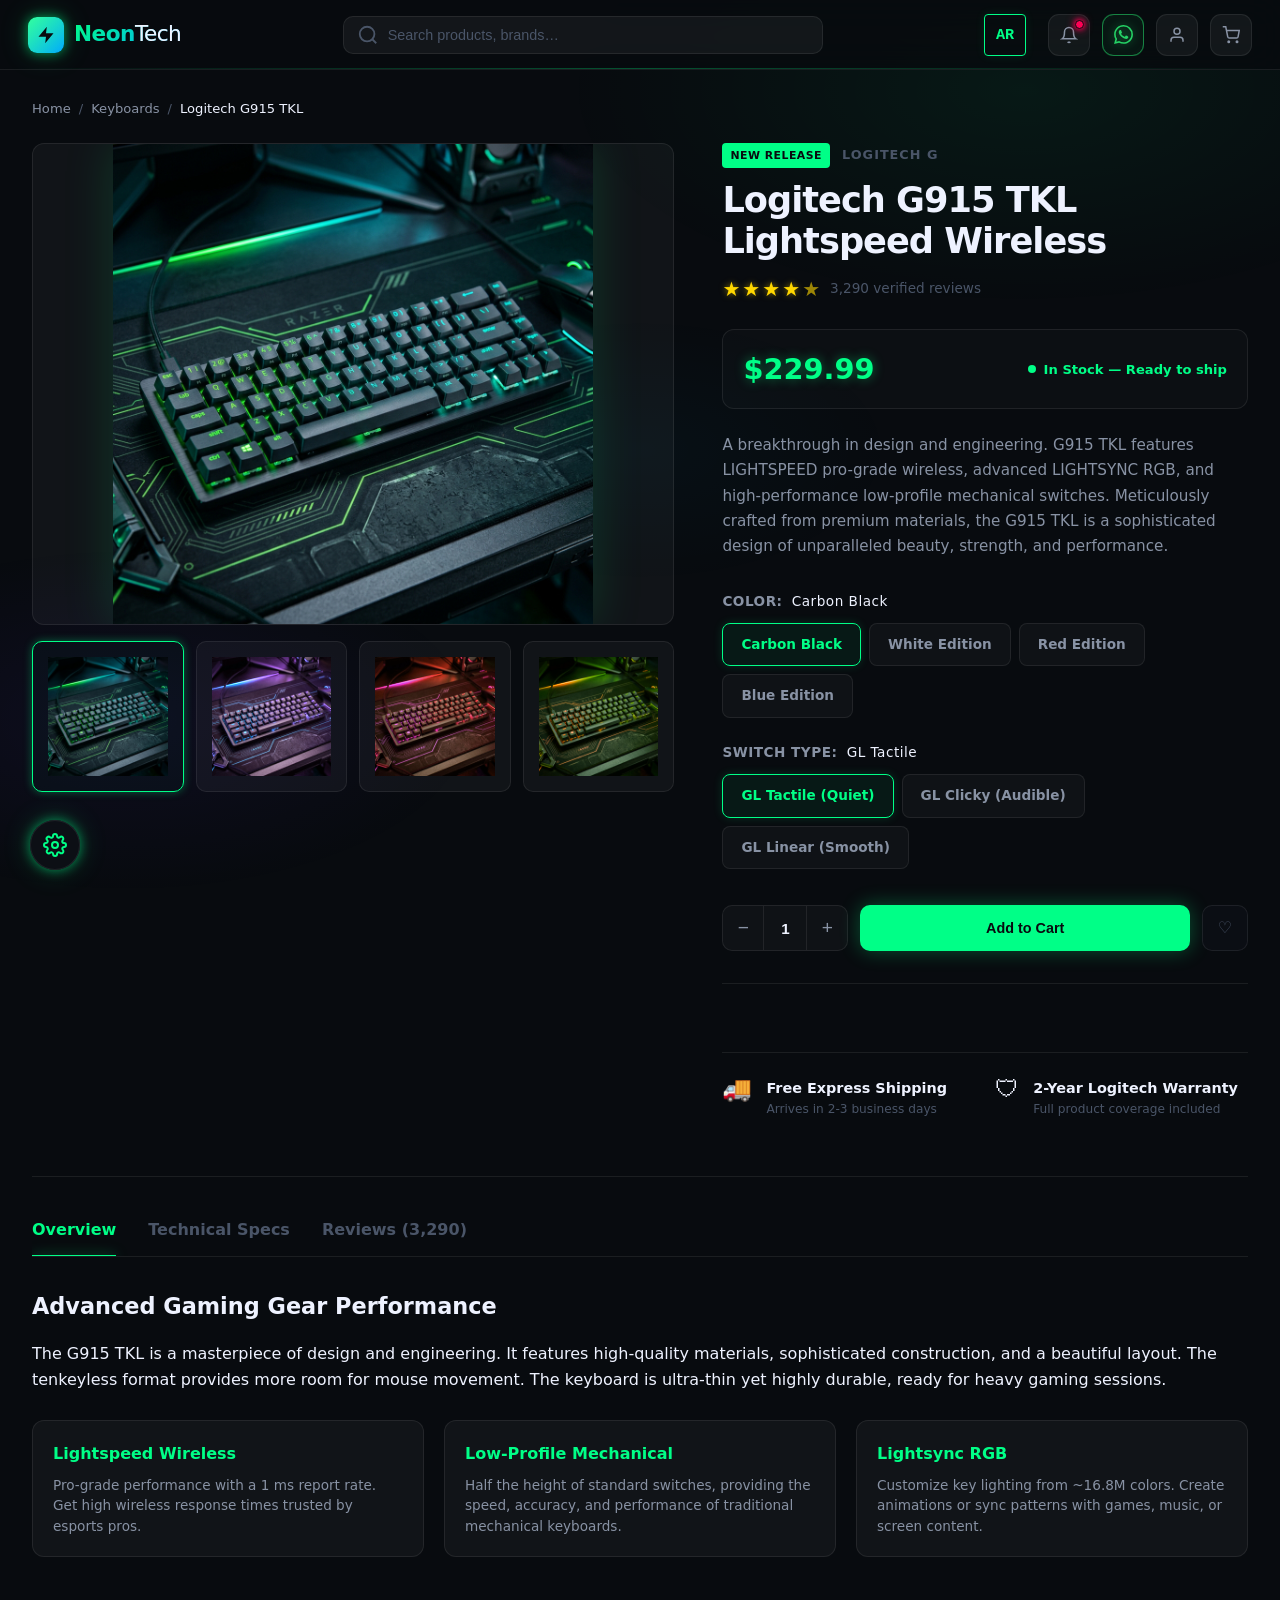
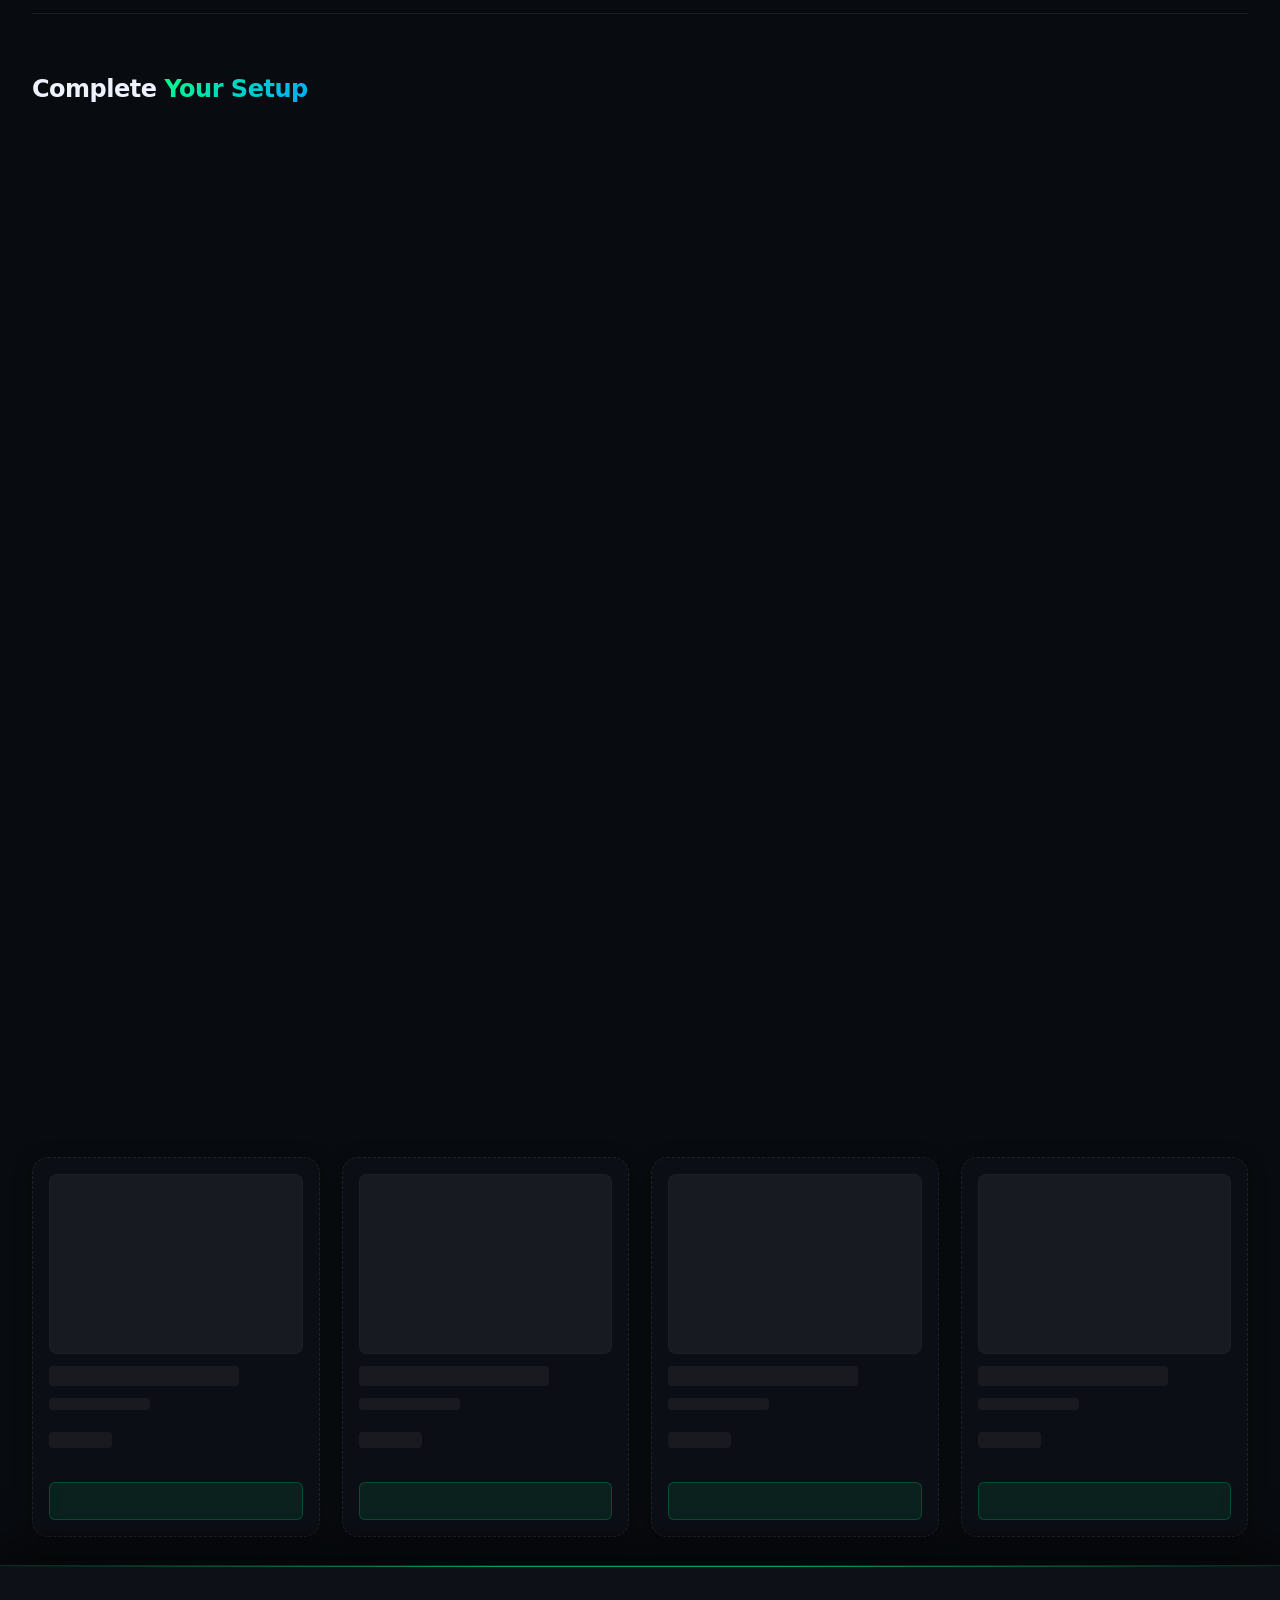
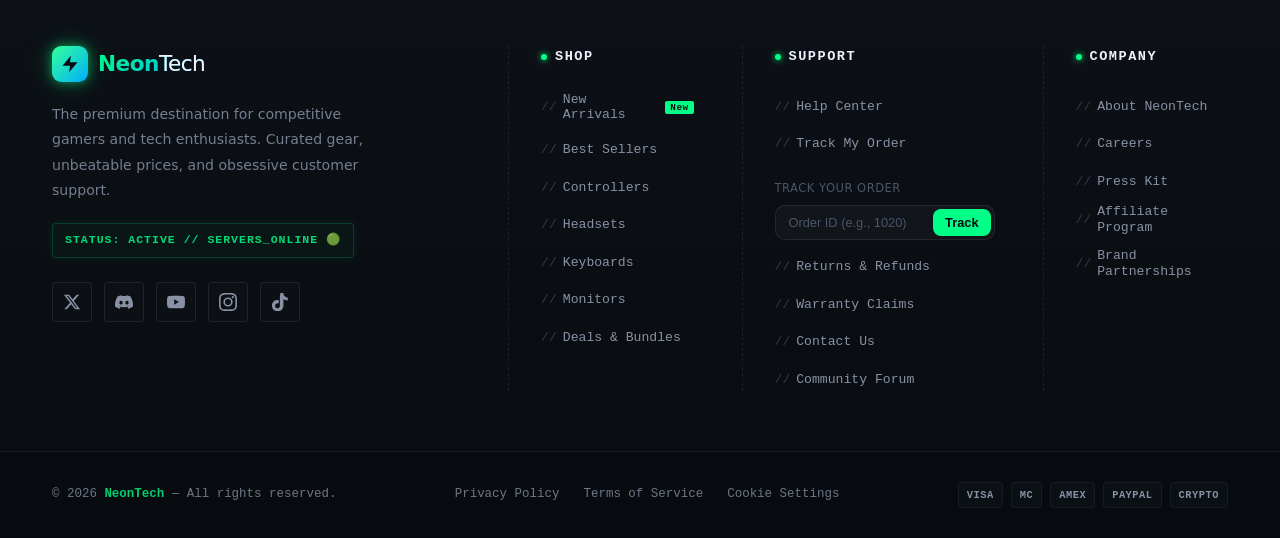
<file: product-details.html>
﻿<!DOCTYPE html>
<html lang="en">
<head>
  <meta charset="UTF-8" />
  <meta name="viewport" content="width=device-width, initial-scale=1.0" />
  <title>Logitech G915 TKL — NeonTech</title>
  <link rel="stylesheet" href="css/main.css" />
</head>
<body>

  <!-- ═══ Navigation ═══════════════════════════════════════════════ -->
  <header class="nav" role="banner">

    <a href="index.html" class="nav-logo" aria-label="NeonTech Home">
      <div class="logo-icon" aria-hidden="true">
        <svg viewBox="0 0 24 24" xmlns="http://www.w3.org/2000/svg">
          <path d="M13 2L3 14h9l-1 8 10-12h-9l1-8z"/>
        </svg>
      </div>
      <div class="logo-text">Neon<span>Tech</span></div>
    </a>

    <form class="nav-search" role="search" action="index.html" method="GET">
      <svg class="search-icon" viewBox="0 0 24 24" fill="none" stroke="currentColor" stroke-width="2" aria-hidden="true">
        <circle cx="11" cy="11" r="8"/><path d="m21 21-4.35-4.35"/>
      </svg>
      <input type="search" name="q" placeholder="Search products, brands…" aria-label="Search products" />
    </form>

    <nav class="nav-actions" aria-label="Quick actions">
      <a href="#" class="nav-btn" aria-label="Notifications">
        <svg viewBox="0 0 24 24" fill="none" stroke="currentColor" stroke-width="2">
          <path d="M18 8A6 6 0 0 0 6 8c0 7-3 9-3 9h18s-3-2-3-9"/>
          <path d="M13.73 21a2 2 0 0 1-3.46 0"/>
        </svg>
      </a>      <a href="https://wa.me/966500438424?text=Hello%20NeonTech%20Support%2C%20I%20need%20help%20with%20my%20order."
         class="nav-btn whatsapp-btn"
         id="wa-nav-btn"
         aria-label="WhatsApp Support"
         target="_blank"
         rel="noopener noreferrer"
         title="WhatsApp Support">
        <svg viewBox="0 0 24 24" fill="currentColor">
          <path d="M17.472 14.382c-.297-.149-1.758-.867-2.03-.967-.273-.099-.471-.148-.67.15-.197.297-.767.966-.94 1.164-.173.199-.347.223-.644.075-.297-.15-1.255-.463-2.39-1.475-.883-.788-1.48-1.761-1.653-2.059-.173-.297-.018-.458.13-.606.134-.133.298-.347.446-.52.149-.174.198-.298.298-.497.099-.198.05-.371-.025-.52-.075-.149-.669-1.612-.916-2.207-.242-.579-.487-.5-.669-.51-.173-.008-.371-.01-.57-.01-.198 0-.52.074-.792.372-.272.297-1.04 1.016-1.04 2.479 0 1.462 1.065 2.875 1.213 3.074.149.198 2.096 3.2 5.077 4.487.709.306 1.262.489 1.694.625.712.227 1.36.195 1.871.118.571-.085 1.758-.719 2.006-1.413.248-.694.248-1.289.173-1.413-.074-.124-.272-.198-.57-.347m-5.421 7.403h-.004a9.87 9.87 0 0 1-5.031-1.378l-.361-.214-3.741.982.998-3.648-.235-.374a9.86 9.86 0 0 1-1.51-5.26c.001-5.45 4.436-9.884 9.888-9.884 2.64 0 5.122 1.03 6.988 2.898a9.825 9.825 0 0 1 2.893 6.994c-.003 5.45-4.437 9.884-9.885 9.884m8.413-18.297A11.815 11.815 0 0 0 12.05 0C5.495 0 .16 5.335.157 11.892c0 2.096.547 4.142 1.588 5.945L.057 24l6.305-1.654a11.882 11.882 0 0 0 5.683 1.448h.005c6.554 0 11.89-5.335 11.893-11.893a11.821 11.821 0 0 0-3.48-8.413Z"/>
        </svg>
      </a>
      <a href="#" class="nav-btn" aria-label="User account">
        <svg viewBox="0 0 24 24" fill="none" stroke="currentColor" stroke-width="2">
          <path d="M20 21v-2a4 4 0 0 0-4-4H8a4 4 0 0 0-4 4v2"/>
          <circle cx="12" cy="7" r="4"/>
        </svg>
      </a>
      <a href="#" class="nav-btn" aria-label="Shopping cart, 3 items">
        <svg viewBox="0 0 24 24" fill="none" stroke="currentColor" stroke-width="2">
          <circle cx="9" cy="21" r="1"/><circle cx="20" cy="21" r="1"/>
          <path d="M1 1h4l2.68 13.39a2 2 0 0 0 2 1.61h9.72a2 2 0 0 0 2-1.61L23 6H6"/>
        </svg>
        <span class="cart-badge" aria-hidden="true">3</span>
      </a>
    </nav>

  </header>

  <div class="page product-page-layout">

    <main class="main" id="main-content">

      <!-- Breadcrumbs -->
      <nav class="breadcrumbs" aria-label="Breadcrumb">
        <a href="index.html">Home</a>
        <span class="divider">/</span>
        <a href="#">Keyboards</a>
        <span class="divider">/</span>
        <span class="current">Logitech G915 TKL</span>
      </nav>

      <!-- ═══ Product Detail Hero ═════════════════════════════════════ -->
      <div class="p-details-hero">

        <!-- Gallery Column -->
        <div class="p-gallery-col">
          <div class="p-main-image-wrap">
            <img src="./images/keyboard.png" class="p-main-img img-carbon" alt="Logitech G915 TKL Lightspeed - Carbon Black">
            <img src="./images/keyboard.png" class="p-main-img img-white" alt="Logitech G915 TKL Lightspeed - White Edition" style="filter: hue-rotate(90deg) brightness(1.2);">
            <img src="./images/keyboard.png" class="p-main-img img-red" alt="Logitech G915 TKL Lightspeed - Red Edition" style="filter: hue-rotate(180deg) saturate(1.5) brightness(0.9);">
            <img src="./images/keyboard.png" class="p-main-img img-blue" alt="Logitech G915 TKL Lightspeed - Blue Edition" style="filter: hue-rotate(270deg) saturate(1.2);">
          </div>
          <div class="p-thumb-grid">
            <label for="kb-color-carbon" class="thumb-btn" aria-label="View product image 1">
              <img src="./images/keyboard.png" alt="Logitech G915 thumbnail 1">
            </label>
            <label for="kb-color-white" class="thumb-btn" aria-label="View product image 2">
              <img src="./images/keyboard.png" alt="Logitech G915 thumbnail 2" style="filter: hue-rotate(90deg) brightness(1.2);">
            </label>
            <label for="kb-color-red" class="thumb-btn" aria-label="View product image 3">
              <img src="./images/keyboard.png" alt="Logitech G915 thumbnail 3" style="filter: hue-rotate(180deg) saturate(1.5) brightness(0.9);">
            </label>
            <label for="kb-color-blue" class="thumb-btn" aria-label="View product image 4">
              <img src="./images/keyboard.png" alt="Logitech G915 thumbnail 4" style="filter: hue-rotate(270deg) saturate(1.2);">
            </label>
          </div>
        </div>

        <!-- Info Column -->
        <div class="p-info-col">
          <div class="p-meta">
            <span class="p-badge-new">New Release</span>
            <span class="p-brand">Logitech G</span>
          </div>

          <h1 class="p-title">Logitech G915 TKL Lightspeed Wireless</h1>
          
          <div class="p-rating-block">
            <div class="stars" aria-label="4.7 out of 5 stars">
              <span class="star filled">&#9733;</span><span class="star filled">&#9733;</span>
              <span class="star filled">&#9733;</span><span class="star filled">&#9733;</span>
              <span class="star half">&#9733;</span>
            </div>
            <span class="p-rating-count">3,290 verified reviews</span>
          </div>

          <div class="p-price-block">
            <span class="p-price">$229.99</span>
            <span class="p-stock-status"><span class="pulse-dot"></span>In Stock — Ready to ship</span>
          </div>

          <p class="p-desc">
            A breakthrough in design and engineering. G915 TKL features LIGHTSPEED pro-grade wireless, 
            advanced LIGHTSYNC RGB, and high-performance low-profile mechanical switches. 
            Meticulously crafted from premium materials, the G915 TKL is a sophisticated design of unparalleled beauty, strength, and performance.
          </p>

          <!-- Selections Form -->
          <form class="p-options-form">

            <!-- Colors -->
            <div class="option-group">
              <span class="option-label">Color: <span class="selected-val">Carbon Black</span></span>
              <div class="option-selectors">
                <label class="opt-pill">
                  <input type="radio" id="kb-color-carbon" name="color-opt" value="carbon" checked class="opt-radio-hidden" onchange="this.closest('.option-group').querySelector('.selected-val').textContent = 'Carbon Black'" />
                  <span class="opt-pill-btn">Carbon Black</span>
                </label>
                <label class="opt-pill">
                  <input type="radio" id="kb-color-white" name="color-opt" value="white" class="opt-radio-hidden" onchange="this.closest('.option-group').querySelector('.selected-val').textContent = 'White Edition'" />
                  <span class="opt-pill-btn">White Edition</span>
                </label>
                <label class="opt-pill">
                  <input type="radio" id="kb-color-red" name="color-opt" value="red" class="opt-radio-hidden" onchange="this.closest('.option-group').querySelector('.selected-val').textContent = 'Red Edition'" />
                  <span class="opt-pill-btn">Red Edition</span>
                </label>
                <label class="opt-pill">
                  <input type="radio" id="kb-color-blue" name="color-opt" value="blue" class="opt-radio-hidden" onchange="this.closest('.option-group').querySelector('.selected-val').textContent = 'Blue Edition'" />
                  <span class="opt-pill-btn">Blue Edition</span>
                </label>
              </div>
            </div>

            <!-- Switches -->
            <div class="option-group">
              <span class="option-label">Switch Type: <span class="selected-val">GL Tactile</span></span>
              <div class="option-selectors">
                <label class="opt-pill">
                  <input type="radio" name="switch-opt" value="tactile" checked class="opt-radio-hidden" />
                  <span class="opt-pill-btn">GL Tactile (Quiet)</span>
                </label>
                <label class="opt-pill">
                  <input type="radio" name="switch-opt" value="clicky" class="opt-radio-hidden" />
                  <span class="opt-pill-btn">GL Clicky (Audible)</span>
                </label>
                <label class="opt-pill">
                  <input type="radio" name="switch-opt" value="linear" class="opt-radio-hidden" />
                  <span class="opt-pill-btn">GL Linear (Smooth)</span>
                </label>
              </div>
            </div>

            <!-- Quantity & Cart Actions -->
            <div class="cart-actions-row">
              <div class="qty-selector">
                <button type="button" class="qty-btn" onclick="this.nextElementSibling.stepDown()" aria-label="Decrease quantity">&minus;</button>
                <input type="number" class="qty-input" value="1" min="1" max="10" aria-label="Product quantity" />
                <button type="button" class="qty-btn" onclick="this.previousElementSibling.stepUp()" aria-label="Increase quantity">&plus;</button>
              </div>
              
              <button type="submit" class="btn-primary p-add-cart-btn">
                <span>Add to Cart</span>
              </button>

              <label class="card-wishlist p-wishlist-btn" aria-label="Add to wishlist">
                <input type="checkbox" class="wishlist-checkbox-hidden" />
                <span class="heart-icon">&#9825;</span>
              </label>
            </div>

          </form>

          <!-- Shipping info / trust tags -->
          <div class="trust-tags">
            <div class="tag-item">
              <span class="tag-icon">&#128666;</span>
              <div>
                <div class="tag-title">Free Express Shipping</div>
                <div class="tag-sub">Arrives in 2-3 business days</div>
              </div>
            </div>
            <div class="tag-item">
              <span class="tag-icon">&#128737;</span>
              <div>
                <div class="tag-title">2-Year Logitech Warranty</div>
                <div class="tag-sub">Full product coverage included</div>
              </div>
            </div>
          </div>

        </div>

      </div><!-- /p-details-hero -->


      <!-- ═══ Tabs Section (Pure CSS Toggling) ════════════════════════ -->
      <section class="p-tabs-section" aria-label="Product details details">
        
        <!-- Tab Inputs -->
        <input type="radio" name="details-tabs" id="tab-overview" class="tab-input" checked />
        <input type="radio" name="details-tabs" id="tab-specs" class="tab-input" />
        <input type="radio" name="details-tabs" id="tab-reviews" class="tab-input" />

        <!-- Tab Labels -->
        <div class="tab-labels-container">
          <label for="tab-overview" class="tab-label-btn">Overview</label>
          <label for="tab-specs" class="tab-label-btn">Technical Specs</label>
          <label for="tab-reviews" class="tab-label-btn">Reviews (3,290)</label>
        </div>

        <!-- Tab Contents -->
        <div class="tab-contents-wrap">

          <!-- Overview Tab -->
          <article class="tab-content overview-content">
            <h2 class="content-title">Advanced Gaming Gear Performance</h2>
            <p>
              The G915 TKL is a masterpiece of design and engineering. It features high-quality materials, 
              sophisticated construction, and a beautiful layout. The tenkeyless format provides more room for mouse movement. 
              The keyboard is ultra-thin yet highly durable, ready for heavy gaming sessions.
            </p>
            <div class="features-grid">
              <div class="feature-card">
                <h3 class="f-card-title">Lightspeed Wireless</h3>
                <p class="f-card-text">Pro-grade performance with a 1 ms report rate. Get high wireless response times trusted by esports pros.</p>
              </div>
              <div class="feature-card">
                <h3 class="f-card-title">Low-Profile Mechanical</h3>
                <p class="f-card-text">Half the height of standard switches, providing the speed, accuracy, and performance of traditional mechanical keyboards.</p>
              </div>
              <div class="feature-card">
                <h3 class="f-card-title">Lightsync RGB</h3>
                <p class="f-card-text">Customize key lighting from ~16.8M colors. Create animations or sync patterns with games, music, or screen content.</p>
              </div>
            </div>
          </article>

          <!-- Technical Specs Tab -->
          <article class="tab-content specs-content">
            <h2 class="content-title">Technical Specifications</h2>
            <table class="specs-table">
              <tbody>
                <tr>
                  <th>Brand</th>
                  <td>Logitech G</td>
                </tr>
                <tr>
                  <th>Model</th>
                  <td>G915 TKL Lightspeed Wireless</td>
                </tr>
                <tr>
                  <th>Form Factor</th>
                  <td>Tenkeyless (TKL) - 80% Layout</td>
                </tr>
                <tr>
                  <th>Connectivity</th>
                  <td>Lightspeed 1ms Wireless / Bluetooth / USB Wired</td>
                </tr>
                <tr>
                  <th>Switches</th>
                  <td>Low-profile GL mechanical switches (Tactile / Linear / Clicky)</td>
                </tr>
                <tr>
                  <th>Actuation distance</th>
                  <td>1.5 mm</td>
                </tr>
                <tr>
                  <th>Actuation force</th>
                  <td>50 g</td>
                </tr>
                <tr>
                  <th>Battery Life</th>
                  <td>Up to 40 hours (100% RGB brightness)</td>
                </tr>
                <tr>
                  <th>Materials</th>
                  <td>Aircraft-grade 5052 aluminum top plate, steel-reinforced base</td>
                </tr>
                <tr>
                  <th>Dimensions</th>
                  <td>368 mm x 150 mm x 22 mm</td>
                </tr>
                <tr>
                  <th>Weight</th>
                  <td>810 g</td>
                </tr>
              </tbody>
            </table>
          </article>

          <!-- Reviews Tab -->
          <article class="tab-content reviews-content">
            
            <div class="reviews-summary-row">
              <div class="score-box">
                <span class="score-number">4.7</span>
                <span class="stars">
                  <span class="star filled">&#9733;</span><span class="star filled">&#9733;</span>
                  <span class="star filled">&#9733;</span><span class="star filled">&#9733;</span>
                  <span class="star half">&#9733;</span>
                </span>
                <span class="score-sub">Based on 3,290 verified buyer ratings</span>
              </div>
              <div class="score-breakdown">
                <div class="bar-row">
                  <span>5 stars</span>
                  <div class="rating-bar"><div class="fill-bar" style="width: 82%;"></div></div>
                  <span>82%</span>
                </div>
                <div class="bar-row">
                  <span>4 stars</span>
                  <div class="rating-bar"><div class="fill-bar" style="width: 12%;"></div></div>
                  <span>12%</span>
                </div>
                <div class="bar-row">
                  <span>3 stars</span>
                  <div class="rating-bar"><div class="fill-bar" style="width: 4%;"></div></div>
                  <span>4%</span>
                </div>
                <div class="bar-row">
                  <span>2 stars</span>
                  <div class="rating-bar"><div class="fill-bar" style="width: 1%;"></div></div>
                  <span>1%</span>
                </div>
                <div class="bar-row">
                  <span>1 star</span>
                  <div class="rating-bar"><div class="fill-bar" style="width: 1%;"></div></div>
                  <span>1%</span>
                </div>
              </div>
            </div>

            <!-- Review Items -->
            <div class="reviews-list">
              
              <div class="review-item">
                <div class="review-header">
                  <div>
                    <span class="author-name">Alex M.</span>
                    <span class="badge-verified">Verified Buyer</span>
                  </div>
                  <span class="review-date">May 24, 2026</span>
                </div>
                <div class="stars">
                  <span class="star filled">&#9733;</span><span class="star filled">&#9733;</span>
                  <span class="star filled">&#9733;</span><span class="star filled">&#9733;</span>
                  <span class="star filled">&#9733;</span>
                </div>
                <h4 class="review-title">Best keyboard I have ever owned. Period.</h4>
                <p class="review-text">
                  The low-profile switches are incredibly satisfying to type on. The battery life is amazing — 
                  I get almost two weeks with moderate RGB use. Lightspeed wireless has zero noticeable latency. Highly recommended!
                </p>
              </div>

              <div class="review-item">
                <div class="review-header">
                  <div>
                    <span class="author-name">Sarah T.</span>
                    <span class="badge-verified">Verified Buyer</span>
                  </div>
                  <span class="review-date">April 18, 2026</span>
                </div>
                <div class="stars">
                  <span class="star filled">&#9733;</span><span class="star filled">&#9733;</span>
                  <span class="star filled">&#9733;</span><span class="star filled">&#9733;</span>
                  <span class="star">&#9733;</span>
                </div>
                <h4 class="review-title">Superb premium build, slightly expensive</h4>
                <p class="review-text">
                  The aluminum finish looks fantastic on my desk. Keycap legends are sharp, and the software works well. 
                  My only complaint is the price, but you definitely get what you pay for in terms of quality.
                </p>
              </div>

            </div>

          </article>

        </div>

      </section><!-- /p-tabs-section -->


      <!-- ═══ Related Products Section ═══════════════════════════════ -->
      <section class="related-products-section">
        <h2 class="section-title-label">Complete <span>Your Setup</span></h2>
        
        <div class="product-grid">

          <!-- Card 1 — Razer Controller -->
          <article class="product-card">
            <span class="card-badge badge-new">New</span>
            <label class="card-wishlist" aria-label="Add to wishlist">
              <input type="checkbox" class="wishlist-checkbox-hidden" />
              <span class="heart-icon">&#9825;</span>
            </label>
            <div class="card-image" aria-hidden="true">
              <a href="product-controller.html"><img src="./images/controller.png" alt="Razer Wolverine V3 Pro Wireless"></a>
            </div>
            <div class="card-body">
              <div class="card-category">Controllers</div>
              <h3 class="card-title"><a href="product-controller.html">Razer Wolverine V3 Pro Wireless</a></h3>
              <div class="card-rating">
                <div class="stars" aria-label="4.8 out of 5 stars">
                  <span class="star filled">&#9733;</span><span class="star filled">&#9733;</span>
                  <span class="star filled">&#9733;</span><span class="star filled">&#9733;</span>
                  <span class="star half">&#9733;</span>
                </div>
                <span class="rating-count">(2,341)</span>
              </div>
            </div>
            <div class="card-footer">
              <div class="card-pricing">
                <span class="price-original">$199.99</span>
                <span class="price-current">$159.99</span>
              </div>
              <button class="btn-cart"><span>Add to Cart</span></button>
            </div>
          </article>

          <!-- Card 3 — SteelSeries Headset -->
          <article class="product-card">
            <span class="card-badge badge-hot">Hot</span>
            <label class="card-wishlist" aria-label="Add to wishlist">
              <input type="checkbox" class="wishlist-checkbox-hidden" />
              <span class="heart-icon">&#9825;</span>
            </label>
            <div class="card-image" aria-hidden="true">
              <a href="product-headset.html"><img src="./images/headset.png" alt="SteelSeries Arctis Nova Pro Wireless"></a>
            </div>
            <div class="card-body">
              <div class="card-category">Headsets</div>
              <h3 class="card-title"><a href="product-headset.html">SteelSeries Arctis Nova Pro Wireless</a></h3>
              <div class="card-rating">
                <div class="stars" aria-label="4.9 out of 5 stars">
                  <span class="star filled">&#9733;</span><span class="star filled">&#9733;</span>
                  <span class="star filled">&#9733;</span><span class="star filled">&#9733;</span>
                  <span class="star filled">&#9733;</span>
                </div>
                <span class="rating-count">(5,812)</span>
              </div>
            </div>
            <div class="card-footer">
              <div class="card-pricing">
                <span class="price-original">$349.99</span>
                <span class="price-current">$279.99</span>
              </div>
              <button class="btn-cart"><span>Add to Cart</span></button>
            </div>
          </article>

          <!-- Card 7 — Razer Mouse -->
          <article class="product-card">
            <span class="card-badge badge-sale">-30%</span>
            <label class="card-wishlist" aria-label="Add to wishlist">
              <input type="checkbox" class="wishlist-checkbox-hidden" />
              <span class="heart-icon">&#9825;</span>
            </label>
            <div class="card-image" aria-hidden="true">
              <a href="product-mouse.html"><img src="./images/mouse.png" alt="Razer DeathAdder V3 HyperSpeed"></a>
            </div>
            <div class="card-body">
              <div class="card-category">Mice</div>
              <h3 class="card-title"><a href="product-mouse.html">Razer DeathAdder V3 HyperSpeed</a></h3>
              <div class="card-rating">
                <div class="stars" aria-label="4.6 out of 5 stars">
                  <span class="star filled">&#9733;</span><span class="star filled">&#9733;</span>
                  <span class="star filled">&#9733;</span><span class="star filled">&#9733;</span>
                  <span class="star half">&#9733;</span>
                </div>
                <span class="rating-count">(7,104)</span>
              </div>
            </div>
            <div class="card-footer">
              <div class="card-pricing">
                <span class="price-original">$99.99</span>
                <span class="price-current">$69.99</span>
              </div>
              <button class="btn-cart"><span>Add to Cart</span></button>
            </div>
          </article>

        </div>
      </section>

    </main>

  </div><!-- /page -->

  <!-- ═══ Rich Footer ════════════════════════════════════════════════ -->
  <footer class="site-footer" role="contentinfo">

    <div class="footer-top">

      <div>
        <div class="footer-brand-logo">
          <a href="index.html" class="nav-logo" aria-label="NeonTech Home" style="display:inline-flex;">
            <div class="logo-icon" aria-hidden="true">
              <svg viewBox="0 0 24 24" xmlns="http://www.w3.org/2000/svg">
                <path d="M13 2L3 14h9l-1 8 10-12h-9l1-8z"/>
              </svg>
            </div>
            <div class="logo-text">Neon<span>Tech</span></div>
          </a>
        </div>
        <p class="footer-brand-desc">
          The premium destination for competitive gamers and tech enthusiasts.
          Curated gear, unbeatable prices, and obsessive customer support.
        </p>
        <div class="footer-socials">
          <a href="#" class="social-btn" aria-label="Twitter / X">X</a>
          <a href="#" class="social-btn" aria-label="Discord">DC</a>
          <a href="#" class="social-btn" aria-label="YouTube">YT</a>
          <a href="#" class="social-btn" aria-label="Instagram">IG</a>
          <a href="#" class="social-btn" aria-label="TikTok">TK</a>
        </div>
      </div>

      <div>
        <h3 class="footer-col-title">Shop</h3>
        <ul class="footer-links">
          <li><a href="index.html">New Arrivals <span class="new-tag">New</span></a></li>
          <li><a href="index.html">Best Sellers</a></li>
          <li><a href="index.html">Controllers</a></li>
          <li><a href="index.html">Headsets</a></li>
          <li><a href="index.html">Keyboards</a></li>
          <li><a href="index.html">Monitors</a></li>
          <li><a href="index.html">Deals &amp; Bundles</a></li>
        </ul>
      </div>

      <div>
        <h3 class="footer-col-title">Support</h3>
        <ul class="footer-links">
          <li><a href="#">Help Center</a></li>
          <li><a href="#">Track My Order</a></li>
          <li><a href="#">Returns &amp; Refunds</a></li>
          <li><a href="#">Warranty Claims</a></li>
          <li><a href="#">Contact Us</a></li>
          <li><a href="#">Community Forum</a></li>
        </ul>
      </div>

      <div>
        <h3 class="footer-col-title">Company</h3>
        <ul class="footer-links">
          <li><a href="#">About NeonTech</a></li>
          <li><a href="#">Careers</a></li>
          <li><a href="#">Press Kit</a></li>
          <li><a href="#">Affiliate Program</a></li>
          <li><a href="#">Brand Partnerships</a></li>
        </ul>
      </div>

    </div><!-- /footer-top -->

    <div class="footer-bottom">
      <p class="footer-copy">
        &copy; 2026 <a href="index.html">NeonTech</a> &mdash; All rights reserved.
      </p>
      <div class="footer-bottom-links">
        <a href="#">Privacy Policy</a>
        <a href="#">Terms of Service</a>
        <a href="#">Cookie Settings</a>
      </div>
      <div class="footer-payments" aria-label="Accepted payment methods">
        <span class="pay-badge">VISA</span>
        <span class="pay-badge">MC</span>
        <span class="pay-badge">AMEX</span>
        <span class="pay-badge">PayPal</span>
        <span class="pay-badge">Crypto</span>
      </div>
    </div>

  </footer>

  <!-- ═══ Cart Drawer (Hidden by default, show with class .open) ═══ -->
  <div class="cart-drawer" id="cart-drawer" role="dialog" aria-modal="true" aria-label="Shopping Cart">
    <div class="cart-drawer-overlay" id="cart-overlay"></div>
    <div class="cart-drawer-content">
      <div class="cart-drawer-header">
        <h2 class="cart-title" style="font-size:1.3rem;">Your <span>Gear Cart</span></h2>
        <button class="cart-close-btn" id="cart-close" aria-label="Close cart">&times;</button>
      </div>
      <div class="cart-drawer-items" id="cart-items-container">
        <!-- Dynamic items will go here -->
        <div class="cart-empty-state">
          <span class="empty-icon">&#128722;</span>
          <p>Your cart is empty</p>
          <a href="#" class="btn-primary" id="cart-shop-now" style="text-align: center; text-decoration: none; display: inline-block; margin-top: 15px; padding: 10px 20px;">Shop Now</a>
        </div>
      </div>
      <div class="cart-drawer-footer">
        <div class="cart-summary-row">
          <span>Subtotal</span>
          <span id="cart-subtotal">$0.00</span>
        </div>
        <div class="cart-summary-row">
          <span>Shipping</span>
          <span class="text-neon" style="color: var(--neon); font-weight: bold;">FREE</span>
        </div>
        <div class="cart-total-row">
          <span>Total</span>
          <span id="cart-total">$0.00</span>
        </div>
        <button class="btn-primary checkout-btn" id="checkout-btn">Proceed to Checkout</button>
      </div>
    </div>
  </div>

  <script src="main.js"></script>
</body>
</html>
</file>
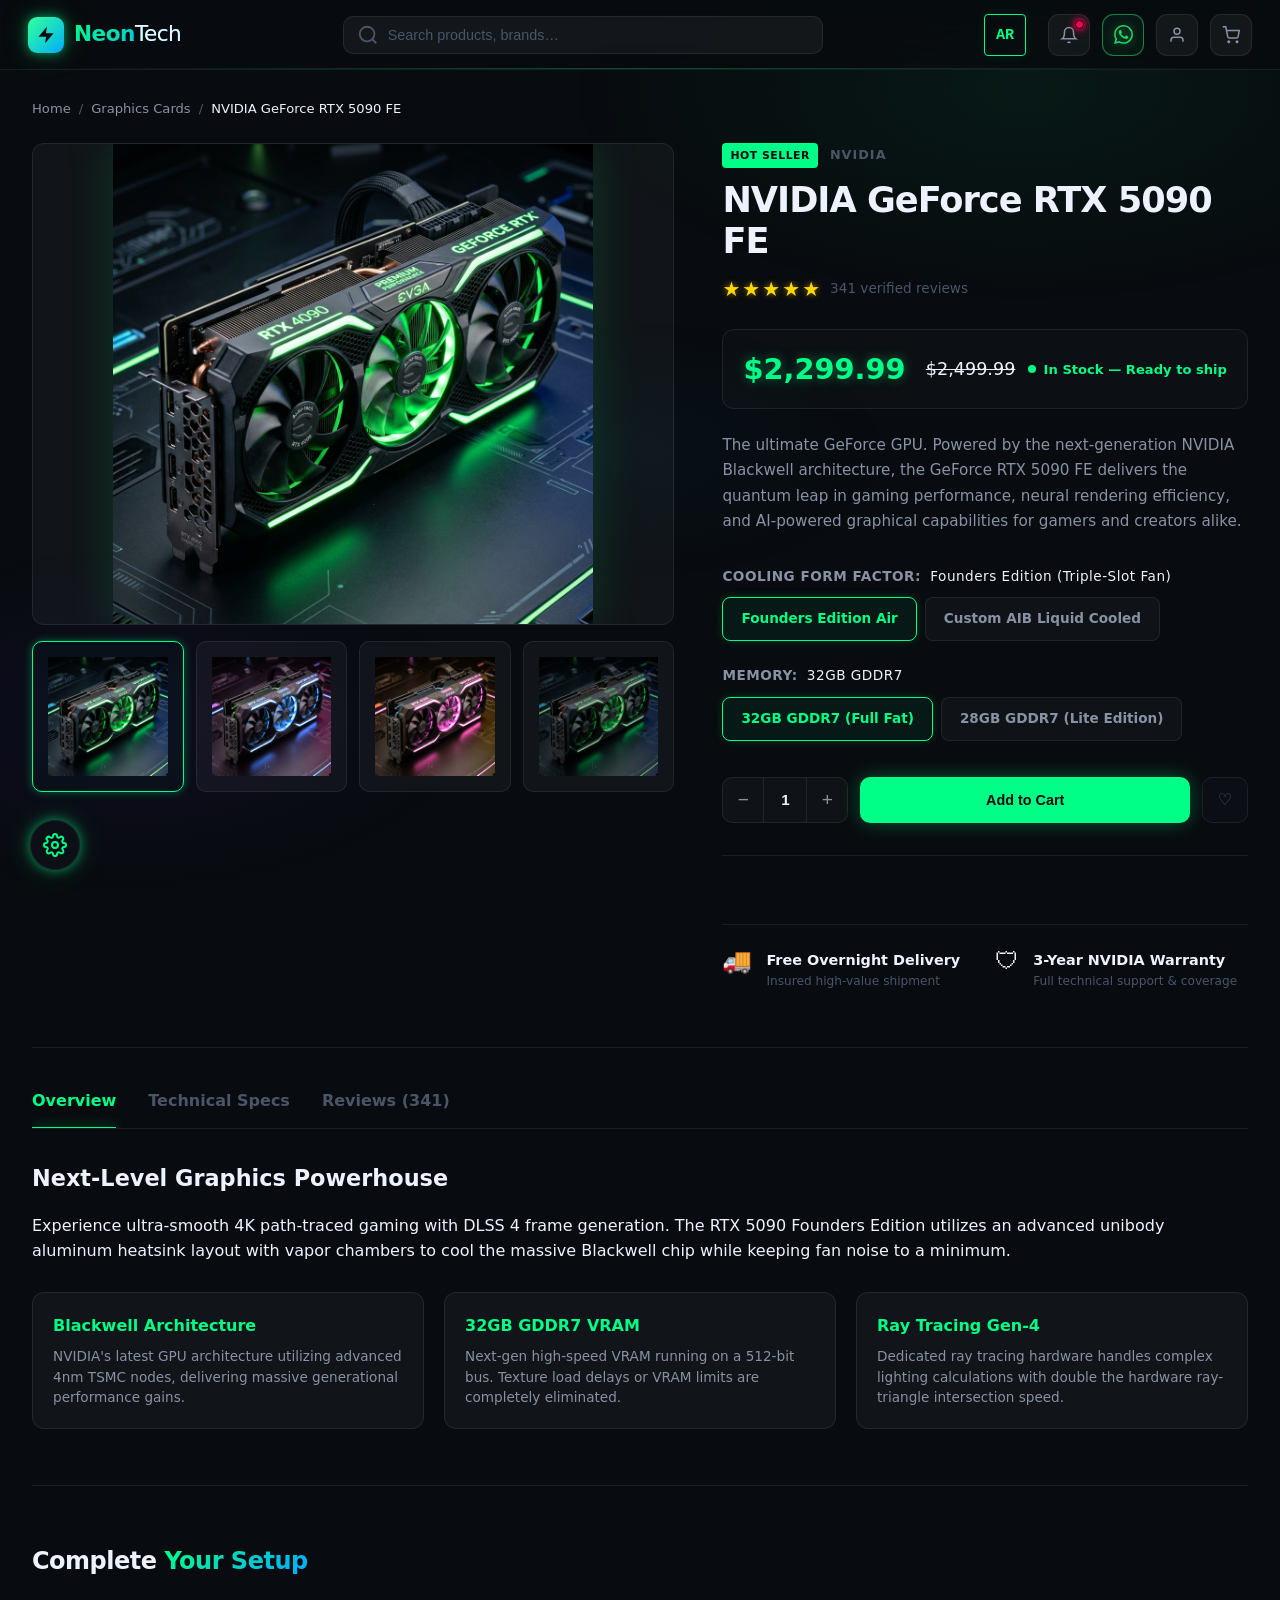
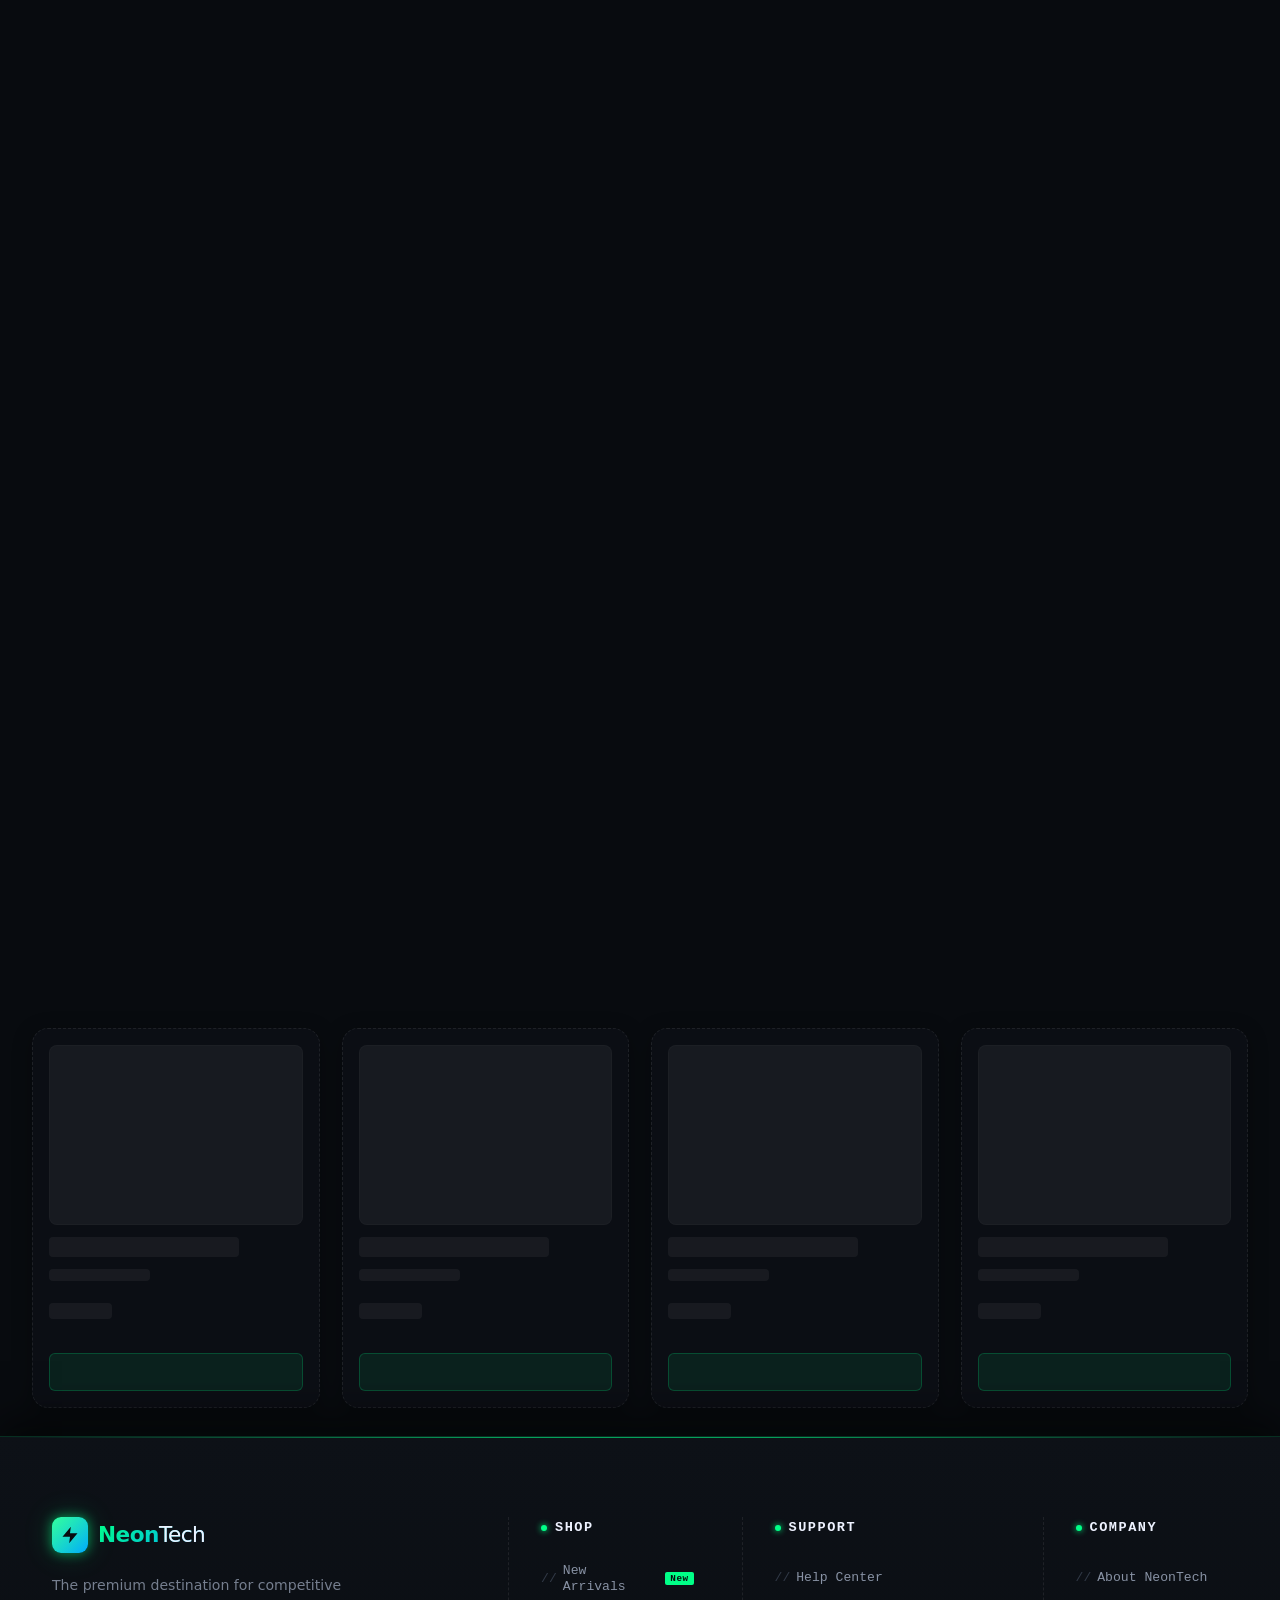
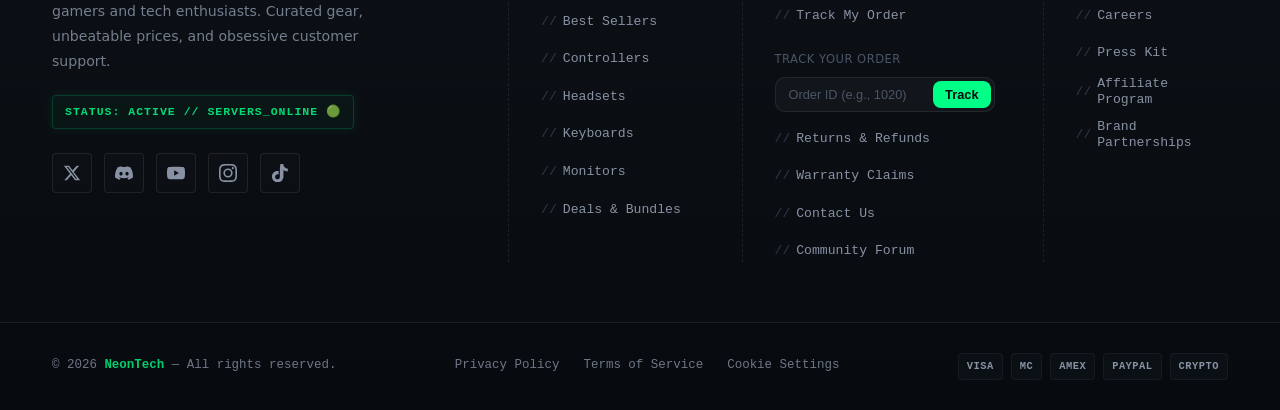
<file: product-gpu.html>
﻿<!DOCTYPE html>
<html lang="en">
<head>
  <meta charset="UTF-8" />
  <meta name="viewport" content="width=device-width, initial-scale=1.0" />
  <title>NVIDIA GeForce RTX 5090 FE — NeonTech</title>
  <link rel="stylesheet" href="css/main.css" />
</head>
<body>

  <!-- ═══ Navigation ═══════════════════════════════════════════════ -->
  <header class="nav" role="banner">

    <a href="index.html" class="nav-logo" aria-label="NeonTech Home">
      <div class="logo-icon" aria-hidden="true">
        <svg viewBox="0 0 24 24" xmlns="http://www.w3.org/2000/svg">
          <path d="M13 2L3 14h9l-1 8 10-12h-9l1-8z"/>
        </svg>
      </div>
      <div class="logo-text">Neon<span>Tech</span></div>
    </a>

    <form class="nav-search" role="search" action="index.html" method="GET">
      <svg class="search-icon" viewBox="0 0 24 24" fill="none" stroke="currentColor" stroke-width="2" aria-hidden="true">
        <circle cx="11" cy="11" r="8"/><path d="m21 21-4.35-4.35"/>
      </svg>
      <input type="search" name="q" placeholder="Search products, brands…" aria-label="Search products" />
    </form>

    <nav class="nav-actions" aria-label="Quick actions">
      <a href="#" class="nav-btn" aria-label="Notifications">
        <svg viewBox="0 0 24 24" fill="none" stroke="currentColor" stroke-width="2">
          <path d="M18 8A6 6 0 0 0 6 8c0 7-3 9-3 9h18s-3-2-3-9"/>
          <path d="M13.73 21a2 2 0 0 1-3.46 0"/>
        </svg>
      </a>      <a href="https://wa.me/966500438424?text=Hello%20NeonTech%20Support%2C%20I%20need%20help%20with%20my%20order."
         class="nav-btn whatsapp-btn"
         id="wa-nav-btn"
         aria-label="WhatsApp Support"
         target="_blank"
         rel="noopener noreferrer"
         title="WhatsApp Support">
        <svg viewBox="0 0 24 24" fill="currentColor">
          <path d="M17.472 14.382c-.297-.149-1.758-.867-2.03-.967-.273-.099-.471-.148-.67.15-.197.297-.767.966-.94 1.164-.173.199-.347.223-.644.075-.297-.15-1.255-.463-2.39-1.475-.883-.788-1.48-1.761-1.653-2.059-.173-.297-.018-.458.13-.606.134-.133.298-.347.446-.52.149-.174.198-.298.298-.497.099-.198.05-.371-.025-.52-.075-.149-.669-1.612-.916-2.207-.242-.579-.487-.5-.669-.51-.173-.008-.371-.01-.57-.01-.198 0-.52.074-.792.372-.272.297-1.04 1.016-1.04 2.479 0 1.462 1.065 2.875 1.213 3.074.149.198 2.096 3.2 5.077 4.487.709.306 1.262.489 1.694.625.712.227 1.36.195 1.871.118.571-.085 1.758-.719 2.006-1.413.248-.694.248-1.289.173-1.413-.074-.124-.272-.198-.57-.347m-5.421 7.403h-.004a9.87 9.87 0 0 1-5.031-1.378l-.361-.214-3.741.982.998-3.648-.235-.374a9.86 9.86 0 0 1-1.51-5.26c.001-5.45 4.436-9.884 9.888-9.884 2.64 0 5.122 1.03 6.988 2.898a9.825 9.825 0 0 1 2.893 6.994c-.003 5.45-4.437 9.884-9.885 9.884m8.413-18.297A11.815 11.815 0 0 0 12.05 0C5.495 0 .16 5.335.157 11.892c0 2.096.547 4.142 1.588 5.945L.057 24l6.305-1.654a11.882 11.882 0 0 0 5.683 1.448h.005c6.554 0 11.89-5.335 11.893-11.893a11.821 11.821 0 0 0-3.48-8.413Z"/>
        </svg>
      </a>
      <a href="#" class="nav-btn" aria-label="User account">
        <svg viewBox="0 0 24 24" fill="none" stroke="currentColor" stroke-width="2">
          <path d="M20 21v-2a4 4 0 0 0-4-4H8a4 4 0 0 0-4 4v2"/>
          <circle cx="12" cy="7" r="4"/>
        </svg>
      </a>
      <a href="#" class="nav-btn" aria-label="Shopping cart, 3 items">
        <svg viewBox="0 0 24 24" fill="none" stroke="currentColor" stroke-width="2">
          <circle cx="9" cy="21" r="1"/><circle cx="20" cy="21" r="1"/>
          <path d="M1 1h4l2.68 13.39a2 2 0 0 0 2 1.61h9.72a2 2 0 0 0 2-1.61L23 6H6"/>
        </svg>
        <span class="cart-badge" aria-hidden="true">3</span>
      </a>
    </nav>

  </header>

  <div class="page product-page-layout">

    <main class="main" id="main-content">

      <!-- Breadcrumbs -->
      <nav class="breadcrumbs" aria-label="Breadcrumb">
        <a href="index.html">Home</a>
        <span class="divider">/</span>
        <a href="index.html">Graphics Cards</a>
        <span class="divider">/</span>
        <span class="current">NVIDIA GeForce RTX 5090 FE</span>
      </nav>

      <!-- ═══ Product Detail Hero ═════════════════════════════════════ -->
      <div class="p-details-hero">

        <!-- Gallery Column -->
        <div class="p-gallery-col">
          <div class="p-main-image-wrap">
            <img src="./images/gpu.png" id="main-product-img" alt="NVIDIA GeForce RTX 5090 FE graphics card">
          </div>
          <div class="p-thumb-grid">
            <button class="thumb-btn active" aria-label="View product image 1">
              <img src="./images/gpu.png" alt="RTX 5090 thumbnail 1">
            </button>
            <button class="thumb-btn" aria-label="View product image 2">
              <img src="./images/gpu.png" alt="RTX 5090 thumbnail 2" style="filter: hue-rotate(90deg);">
            </button>
            <button class="thumb-btn" aria-label="View product image 3">
              <img src="./images/gpu.png" alt="RTX 5090 thumbnail 3" style="filter: hue-rotate(180deg);">
            </button>
            <button class="thumb-btn" aria-label="View product image 4">
              <img src="./images/gpu.png" alt="RTX 5090 thumbnail 4" style="filter: brightness(0.7);">
            </button>
          </div>
        </div>

        <!-- Info Column -->
        <div class="p-info-col">
          <div class="p-meta">
            <span class="p-badge-new">Hot Seller</span>
            <span class="p-brand">NVIDIA</span>
          </div>

          <h1 class="p-title">NVIDIA GeForce RTX 5090 FE</h1>
          
          <div class="p-rating-block">
            <div class="stars" aria-label="5 out of 5 stars">
              <span class="star filled">&#9733;</span><span class="star filled">&#9733;</span>
              <span class="star filled">&#9733;</span><span class="star filled">&#9733;</span>
              <span class="star filled">&#9733;</span>
            </div>
            <span class="p-rating-count">341 verified reviews</span>
          </div>

          <div class="p-price-block">
            <span class="p-price">$2,299.99</span>
            <span class="p-price-old" style="text-decoration: line-through; color: var(--color-text-muted); font-size: 1.1rem; margin-left: 0.5rem;">$2,499.99</span>
            <span class="p-stock-status"><span class="pulse-dot"></span>In Stock — Ready to ship</span>
          </div>

          <p class="p-desc">
            The ultimate GeForce GPU. Powered by the next-generation NVIDIA Blackwell architecture, the GeForce RTX 5090 FE delivers the quantum leap in gaming performance, neural rendering efficiency, and AI-powered graphical capabilities for gamers and creators alike.
          </p>

          <!-- Selections Form -->
          <form class="p-options-form">

            <!-- Colors / Form -->
            <div class="option-group">
              <span class="option-label">Cooling Form Factor: <span class="selected-val">Founders Edition (Triple-Slot Fan)</span></span>
              <div class="option-selectors">
                <label class="opt-pill">
                  <input type="radio" name="cooler-opt" value="fe" checked class="opt-radio-hidden" />
                  <span class="opt-pill-btn">Founders Edition Air</span>
                </label>
                <label class="opt-pill">
                  <input type="radio" name="cooler-opt" value="liquid" class="opt-radio-hidden" />
                  <span class="opt-pill-btn">Custom AIB Liquid Cooled</span>
                </label>
              </div>
            </div>

            <!-- Memory size -->
            <div class="option-group">
              <span class="option-label">Memory: <span class="selected-val">32GB GDDR7</span></span>
              <div class="option-selectors">
                <label class="opt-pill">
                  <input type="radio" name="mem-opt" value="32gb" checked class="opt-radio-hidden" />
                  <span class="opt-pill-btn">32GB GDDR7 (Full Fat)</span>
                </label>
                <label class="opt-pill">
                  <input type="radio" name="mem-opt" value="28gb" class="opt-radio-hidden" />
                  <span class="opt-pill-btn">28GB GDDR7 (Lite Edition)</span>
                </label>
              </div>
            </div>

            <!-- Quantity & Cart Actions -->
            <div class="cart-actions-row">
              <div class="qty-selector">
                <button type="button" class="qty-btn" onclick="this.nextElementSibling.stepDown()" aria-label="Decrease quantity">&minus;</button>
                <input type="number" class="qty-input" value="1" min="1" max="10" aria-label="Product quantity" />
                <button type="button" class="qty-btn" onclick="this.previousElementSibling.stepUp()" aria-label="Increase quantity">&plus;</button>
              </div>
              
              <button type="submit" class="btn-primary p-add-cart-btn">
                <span>Add to Cart</span>
              </button>

              <label class="card-wishlist p-wishlist-btn" aria-label="Add to wishlist">
                <input type="checkbox" class="wishlist-checkbox-hidden" />
                <span class="heart-icon">&#9825;</span>
              </label>
            </div>

          </form>

          <!-- Shipping info / trust tags -->
          <div class="trust-tags">
            <div class="tag-item">
              <span class="tag-icon">&#128666;</span>
              <div>
                <div class="tag-title">Free Overnight Delivery</div>
                <div class="tag-sub">Insured high-value shipment</div>
              </div>
            </div>
            <div class="tag-item">
              <span class="tag-icon">&#128737;</span>
              <div>
                <div class="tag-title">3-Year NVIDIA Warranty</div>
                <div class="tag-sub">Full technical support &amp; coverage</div>
              </div>
            </div>
          </div>

        </div>

      </div><!-- /p-details-hero -->


      <!-- ═══ Tabs Section (Pure CSS Toggling) ════════════════════════ -->
      <section class="p-tabs-section" aria-label="Product details details">
        
        <!-- Tab Inputs -->
        <input type="radio" name="details-tabs" id="tab-overview" class="tab-input" checked />
        <input type="radio" name="details-tabs" id="tab-specs" class="tab-input" />
        <input type="radio" name="details-tabs" id="tab-reviews" class="tab-input" />

        <!-- Tab Labels -->
        <div class="tab-labels-container">
          <label for="tab-overview" class="tab-label-btn">Overview</label>
          <label for="tab-specs" class="tab-label-btn">Technical Specs</label>
          <label for="tab-reviews" class="tab-label-btn">Reviews (341)</label>
        </div>

        <!-- Tab Contents -->
        <div class="tab-contents-wrap">

          <!-- Overview Tab -->
          <article class="tab-content overview-content">
            <h2 class="content-title">Next-Level Graphics Powerhouse</h2>
            <p>
              Experience ultra-smooth 4K path-traced gaming with DLSS 4 frame generation. The RTX 5090 Founders Edition utilizes an advanced unibody aluminum heatsink layout with vapor chambers to cool the massive Blackwell chip while keeping fan noise to a minimum.
            </p>
            <div class="features-grid">
              <div class="feature-card">
                <h3 class="f-card-title">Blackwell Architecture</h3>
                <p class="f-card-text">NVIDIA's latest GPU architecture utilizing advanced 4nm TSMC nodes, delivering massive generational performance gains.</p>
              </div>
              <div class="feature-card">
                <h3 class="f-card-title">32GB GDDR7 VRAM</h3>
                <p class="f-card-text">Next-gen high-speed VRAM running on a 512-bit bus. Texture load delays or VRAM limits are completely eliminated.</p>
              </div>
              <div class="feature-card">
                <h3 class="f-card-title">Ray Tracing Gen-4</h3>
                <p class="f-card-text">Dedicated ray tracing hardware handles complex lighting calculations with double the hardware ray-triangle intersection speed.</p>
              </div>
            </div>
          </article>

          <!-- Technical Specs Tab -->
          <article class="tab-content specs-content">
            <h2 class="content-title">Technical Specifications</h2>
            <table class="specs-table">
              <tbody>
                <tr>
                  <th>Brand</th>
                  <td>NVIDIA</td>
                </tr>
                <tr>
                  <th>Model</th>
                  <td>GeForce RTX 5090 Founders Edition</td>
                </tr>
                <tr>
                  <th>Architecture</th>
                  <td>Blackwell (4nm TSMC)</td>
                </tr>
                <tr>
                  <th>CUDA Cores</th>
                  <td>21,760 Cores</td>
                </tr>
                <tr>
                  <th>Memory Size</th>
                  <td>32 GB GDDR7</td>
                </tr>
                <tr>
                  <th>Memory Bus</th>
                  <td>512-bit</td>
                </tr>
                <tr>
                  <th>Interface</th>
                  <td>PCI Express 5.0 x16</td>
                </tr>
                <tr>
                  <th>Power Connector</th>
                  <td>1x 12V-2x6 (PCIe 5.1 compliant)</td>
                </tr>
                <tr>
                  <th>Power Draw (TGP)</th>
                  <td>600 Watts (Minimum 1000W PSU recommended)</td>
                </tr>
                <tr>
                  <th>Dimensions</th>
                  <td>340 mm x 150 mm x 75 mm (3.5-slot thickness)</td>
                </tr>
                <tr>
                  <th>Weight</th>
                  <td>2.15 kg</td>
                </tr>
              </tbody>
            </table>
          </article>

          <!-- Reviews Tab -->
          <article class="tab-content reviews-content">
            
            <div class="reviews-summary-row">
              <div class="score-box">
                <span class="score-number">5.0</span>
                <span class="stars">
                  <span class="star filled">&#9733;</span><span class="star filled">&#9733;</span>
                  <span class="star filled">&#9733;</span><span class="star filled">&#9733;</span>
                  <span class="star filled">&#9733;</span>
                </span>
                <span class="score-sub">Based on 341 verified buyer ratings</span>
              </div>
              <div class="score-breakdown">
                <div class="bar-row">
                  <span>5 stars</span>
                  <div class="rating-bar"><div class="fill-bar" style="width: 98%;"></div></div>
                  <span>98%</span>
                </div>
                <div class="bar-row">
                  <span>4 stars</span>
                  <div class="rating-bar"><div class="fill-bar" style="width: 2%;"></div></div>
                  <span>2%</span>
                </div>
                <div class="bar-row">
                  <span>3 stars</span>
                  <div class="rating-bar"><div class="fill-bar" style="width: 0%;"></div></div>
                  <span>0%</span>
                </div>
                <div class="bar-row">
                  <span>2 stars</span>
                  <div class="rating-bar"><div class="fill-bar" style="width: 0%;"></div></div>
                  <span>0%</span>
                </div>
                <div class="bar-row">
                  <span>1 star</span>
                  <div class="rating-bar"><div class="fill-bar" style="width: 0%;"></div></div>
                  <span>0%</span>
                </div>
              </div>
            </div>

            <!-- Review Items -->
            <div class="reviews-list">
              
              <div class="review-item">
                <div class="review-header">
                  <div>
                    <span class="author-name">Arthur M.</span>
                    <span class="badge-verified">Verified Buyer</span>
                  </div>
                  <span class="review-date">May 29, 2026</span>
                </div>
                <div class="stars">
                  <span class="star filled">&#9733;</span><span class="star filled">&#9733;</span>
                  <span class="star filled">&#9733;</span><span class="star filled">&#9733;</span>
                  <span class="star filled">&#9733;</span>
                </div>
                <h4 class="review-title">Unparalleled power, path tracing is flawless</h4>
                <p class="review-text">
                  Cyberpunk 2077 with full path tracing runs at 120 FPS in 4K with DLSS Frame Gen. Truly a beast of a card. It's huge, so make sure your PC case has enough clearance. Cooling is surprisingly quiet!
                </p>
              </div>

              <div class="review-item">
                <div class="review-header">
                  <div>
                    <span class="author-name">Zoe S.</span>
                    <span class="badge-verified">Verified Buyer</span>
                  </div>
                  <span class="review-date">May 25, 2026</span>
                </div>
                <div class="stars">
                  <span class="star filled">&#9733;</span><span class="star filled">&#9733;</span>
                  <span class="star filled">&#9733;</span><span class="star filled">&#9733;</span>
                  <span class="star filled">&#9733;</span>
                </div>
                <h4 class="review-title">A dream for machine learning and rendering</h4>
                <p class="review-text">
                  I compile deep learning models and render scenes in Blender. The 32GB VRAM is massive, and training speeds have halved compared to my previous setup. Absolutely worth the premium price tag.
                </p>
              </div>

            </div>

          </article>

        </div>

      </section><!-- /p-tabs-section -->


      <!-- ═══ Related Products Section ═══════════════════════════════ -->
      <section class="related-products-section">
        <h2 class="section-title-label">Complete <span>Your Setup</span></h2>
        
        <div class="product-grid">

          <!-- Card 1 — Razer Controller -->
          <article class="product-card">
            <span class="card-badge badge-new">New</span>
            <label class="card-wishlist" aria-label="Add to wishlist">
              <input type="checkbox" class="wishlist-checkbox-hidden" />
              <span class="heart-icon">&#9825;</span>
            </label>
            <div class="card-image" aria-hidden="true">
              <a href="product-controller.html"><img src="./images/controller.png" alt="Razer Wolverine V3 Pro Wireless"></a>
            </div>
            <div class="card-body">
              <div class="card-category">Controllers</div>
              <h3 class="card-title"><a href="product-controller.html">Razer Wolverine V3 Pro Wireless</a></h3>
              <div class="card-rating">
                <div class="stars" aria-label="4.8 out of 5 stars">
                  <span class="star filled">&#9733;</span><span class="star filled">&#9733;</span>
                  <span class="star filled">&#9733;</span><span class="star filled">&#9733;</span>
                  <span class="star half">&#9733;</span>
                </div>
                <span class="rating-count">(2,341)</span>
              </div>
            </div>
            <div class="card-footer">
              <div class="card-pricing">
                <span class="price-original">$199.99</span>
                <span class="price-current">$159.99</span>
              </div>
              <button class="btn-cart"><span>Add to Cart</span></button>
            </div>
          </article>

          <!-- Card 3 — SteelSeries Headset -->
          <article class="product-card">
            <span class="card-badge badge-hot">Hot</span>
            <label class="card-wishlist" aria-label="Add to wishlist">
              <input type="checkbox" class="wishlist-checkbox-hidden" />
              <span class="heart-icon">&#9825;</span>
            </label>
            <div class="card-image" aria-hidden="true">
              <a href="product-headset.html"><img src="./images/headset.png" alt="SteelSeries Arctis Nova Pro Wireless"></a>
            </div>
            <div class="card-body">
              <div class="card-category">Headsets</div>
              <h3 class="card-title"><a href="product-headset.html">SteelSeries Arctis Nova Pro Wireless</a></h3>
              <div class="card-rating">
                <div class="stars" aria-label="4.9 out of 5 stars">
                  <span class="star filled">&#9733;</span><span class="star filled">&#9733;</span>
                  <span class="star filled">&#9733;</span><span class="star filled">&#9733;</span>
                  <span class="star filled">&#9733;</span>
                </div>
                <span class="rating-count">(5,812)</span>
              </div>
            </div>
            <div class="card-footer">
              <div class="card-pricing">
                <span class="price-original">$349.99</span>
                <span class="price-current">$279.99</span>
              </div>
              <button class="btn-cart"><span>Add to Cart</span></button>
            </div>
          </article>

          <!-- Card 7 — Razer Mouse -->
          <article class="product-card">
            <span class="card-badge badge-sale">-30%</span>
            <label class="card-wishlist" aria-label="Add to wishlist">
              <input type="checkbox" class="wishlist-checkbox-hidden" />
              <span class="heart-icon">&#9825;</span>
            </label>
            <div class="card-image" aria-hidden="true">
              <a href="product-mouse.html"><img src="./images/mouse.png" alt="Razer DeathAdder V3 HyperSpeed"></a>
            </div>
            <div class="card-body">
              <div class="card-category">Mice</div>
              <h3 class="card-title"><a href="product-mouse.html">Razer DeathAdder V3 HyperSpeed</a></h3>
              <div class="card-rating">
                <div class="stars" aria-label="4.6 out of 5 stars">
                  <span class="star filled">&#9733;</span><span class="star filled">&#9733;</span>
                  <span class="star filled">&#9733;</span><span class="star filled">&#9733;</span>
                  <span class="star half">&#9733;</span>
                </div>
                <span class="rating-count">(7,104)</span>
              </div>
            </div>
            <div class="card-footer">
              <div class="card-pricing">
                <span class="price-original">$99.99</span>
                <span class="price-current">$69.99</span>
              </div>
              <button class="btn-cart"><span>Add to Cart</span></button>
            </div>
          </article>

        </div>
      </section>

    </main>

  </div><!-- /page -->

  <!-- ═══ Rich Footer ════════════════════════════════════════════════ -->
  <footer class="site-footer" role="contentinfo">

    <div class="footer-top">

      <div>
        <div class="footer-brand-logo">
          <a href="index.html" class="nav-logo" aria-label="NeonTech Home" style="display:inline-flex;">
            <div class="logo-icon" aria-hidden="true">
              <svg viewBox="0 0 24 24" xmlns="http://www.w3.org/2000/svg">
                <path d="M13 2L3 14h9l-1 8 10-12h-9l1-8z"/>
              </svg>
            </div>
            <div class="logo-text">Neon<span>Tech</span></div>
          </a>
        </div>
        <p class="footer-brand-desc">
          The premium destination for competitive gamers and tech enthusiasts.
          Curated gear, unbeatable prices, and obsessive customer support.
        </p>
        <div class="footer-socials">
          <a href="#" class="social-btn" aria-label="Twitter / X">X</a>
          <a href="#" class="social-btn" aria-label="Discord">DC</a>
          <a href="#" class="social-btn" aria-label="YouTube">YT</a>
          <a href="#" class="social-btn" aria-label="Instagram">IG</a>
          <a href="#" class="social-btn" aria-label="TikTok">TK</a>
        </div>
      </div>

      <div>
        <h3 class="footer-col-title">Shop</h3>
        <ul class="footer-links">
          <li><a href="index.html">New Arrivals <span class="new-tag">New</span></a></li>
          <li><a href="index.html">Best Sellers</a></li>
          <li><a href="index.html">Controllers</a></li>
          <li><a href="index.html">Headsets</a></li>
          <li><a href="index.html">Keyboards</a></li>
          <li><a href="index.html">Monitors</a></li>
          <li><a href="index.html">Deals &amp; Bundles</a></li>
        </ul>
      </div>

      <div>
        <h3 class="footer-col-title">Support</h3>
        <ul class="footer-links">
          <li><a href="#">Help Center</a></li>
          <li><a href="#">Track My Order</a></li>
          <li><a href="#">Returns &amp; Refunds</a></li>
          <li><a href="#">Warranty Claims</a></li>
          <li><a href="#">Contact Us</a></li>
          <li><a href="#">Community Forum</a></li>
        </ul>
      </div>

      <div>
        <h3 class="footer-col-title">Company</h3>
        <ul class="footer-links">
          <li><a href="#">About NeonTech</a></li>
          <li><a href="#">Careers</a></li>
          <li><a href="#">Press Kit</a></li>
          <li><a href="#">Affiliate Program</a></li>
          <li><a href="#">Brand Partnerships</a></li>
        </ul>
      </div>

    </div><!-- /footer-top -->

    <div class="footer-bottom">
      <p class="footer-copy">
        &copy; 2026 <a href="index.html">NeonTech</a> &mdash; All rights reserved.
      </p>
      <div class="footer-bottom-links">
        <a href="#">Privacy Policy</a>
        <a href="#">Terms of Service</a>
        <a href="#">Cookie Settings</a>
      </div>
      <div class="footer-payments" aria-label="Accepted payment methods">
        <span class="pay-badge">VISA</span>
        <span class="pay-badge">MC</span>
        <span class="pay-badge">AMEX</span>
        <span class="pay-badge">PayPal</span>
        <span class="pay-badge">Crypto</span>
      </div>
    </div>

  </footer>

  <!-- ═══ Cart Drawer (Hidden by default, show with class .open) ═══ -->
  <div class="cart-drawer" id="cart-drawer" role="dialog" aria-modal="true" aria-label="Shopping Cart">
    <div class="cart-drawer-overlay" id="cart-overlay"></div>
    <div class="cart-drawer-content">
      <div class="cart-drawer-header">
        <h2 class="cart-title" style="font-size:1.3rem;">Your <span>Gear Cart</span></h2>
        <button class="cart-close-btn" id="cart-close" aria-label="Close cart">&times;</button>
      </div>
      <div class="cart-drawer-items" id="cart-items-container">
        <!-- Dynamic items will go here -->
        <div class="cart-empty-state">
          <span class="empty-icon">&#128722;</span>
          <p>Your cart is empty</p>
          <a href="#" class="btn-primary" id="cart-shop-now" style="text-align: center; text-decoration: none; display: inline-block; margin-top: 15px; padding: 10px 20px;">Shop Now</a>
        </div>
      </div>
      <div class="cart-drawer-footer">
        <div class="cart-summary-row">
          <span>Subtotal</span>
          <span id="cart-subtotal">$0.00</span>
        </div>
        <div class="cart-summary-row">
          <span>Shipping</span>
          <span class="text-neon" style="color: var(--neon); font-weight: bold;">FREE</span>
        </div>
        <div class="cart-total-row">
          <span>Total</span>
          <span id="cart-total">$0.00</span>
        </div>
        <button class="btn-primary checkout-btn" id="checkout-btn">Proceed to Checkout</button>
      </div>
    </div>
  </div>

  <script src="main.js"></script>
</body>
</html>
</file>
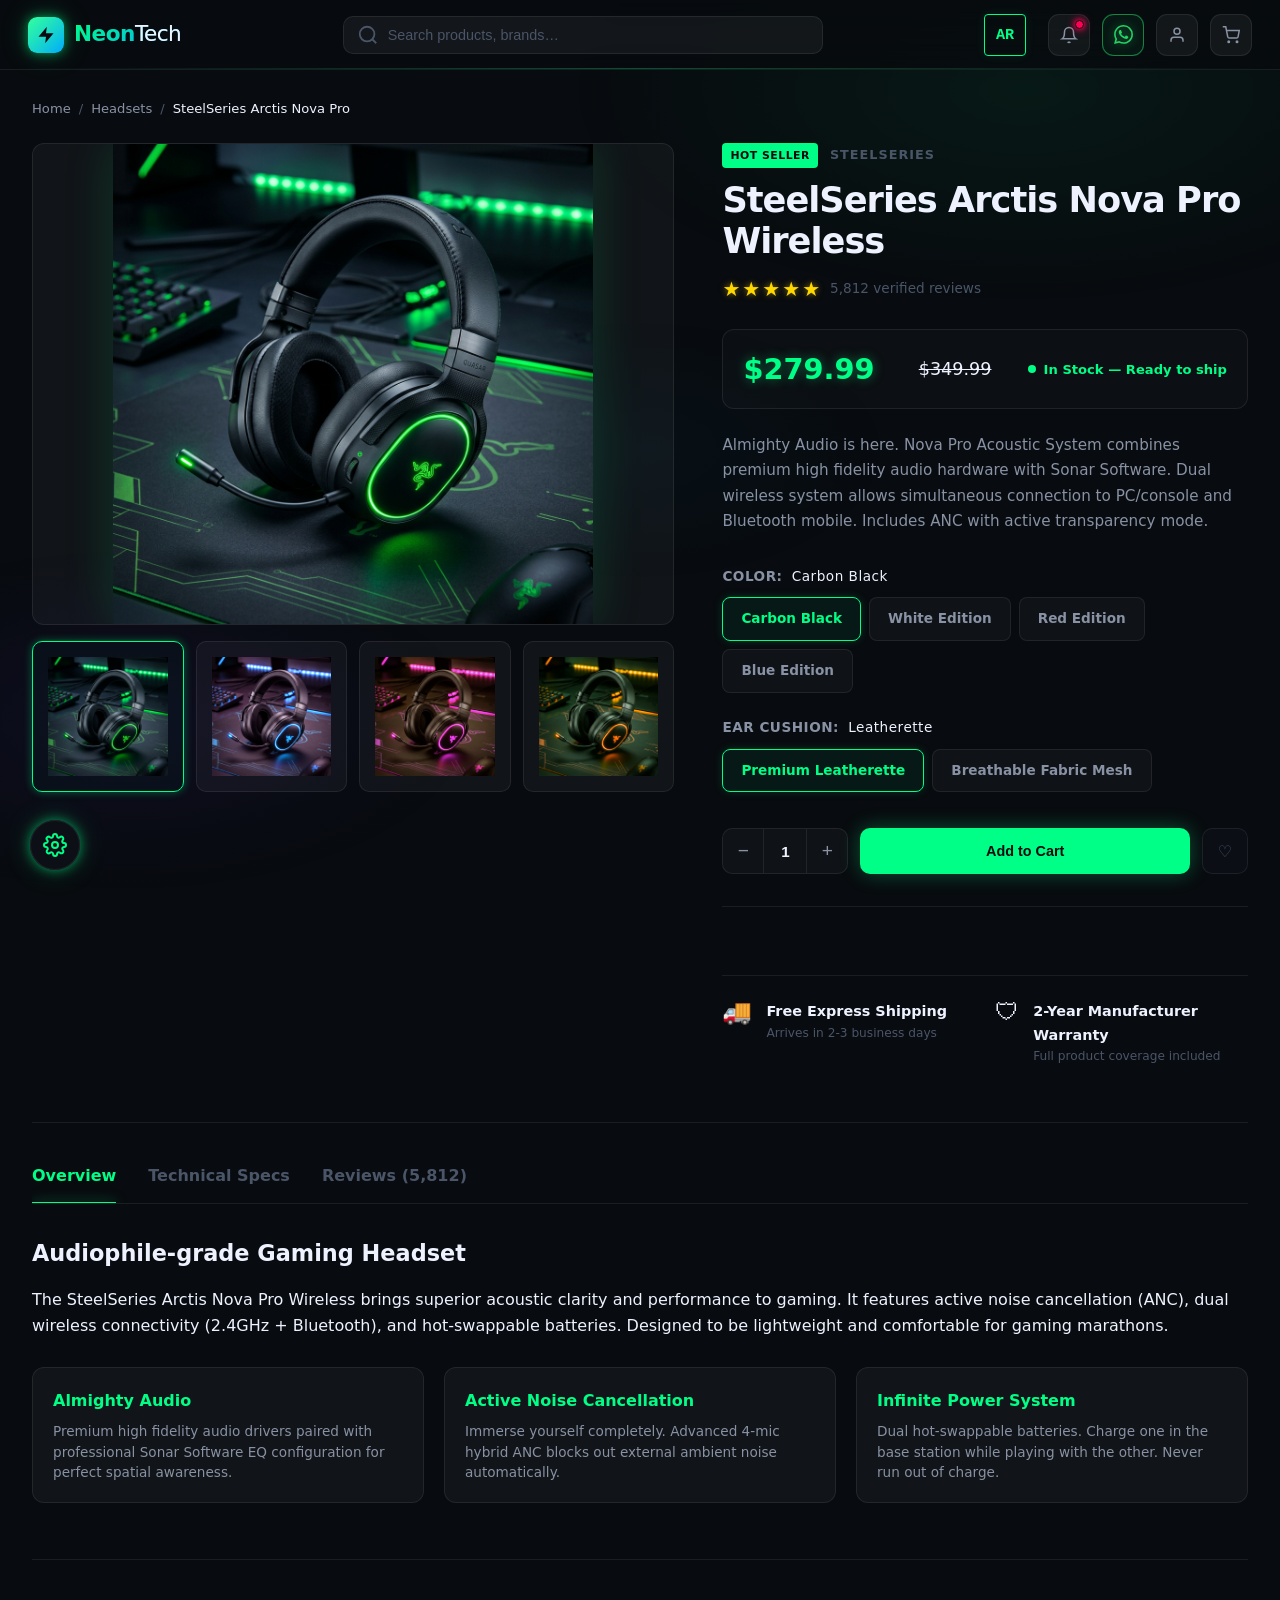
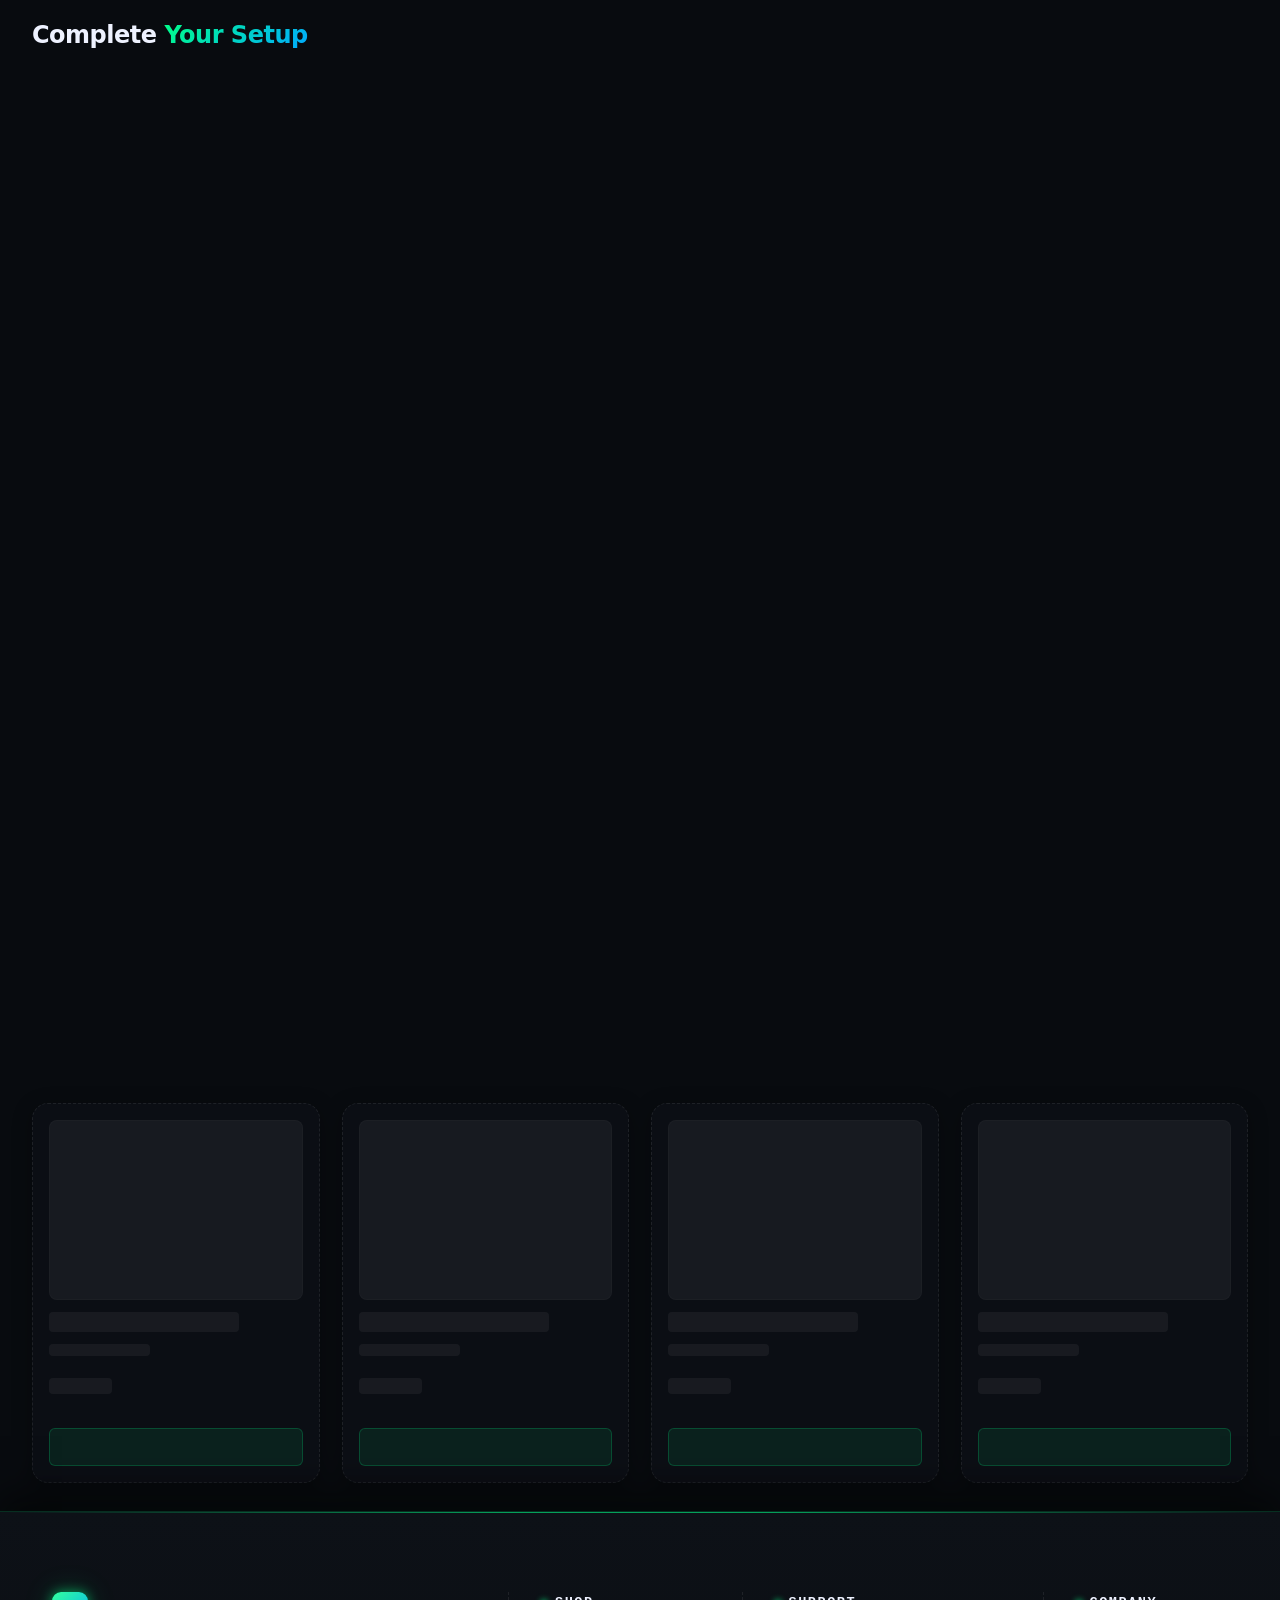
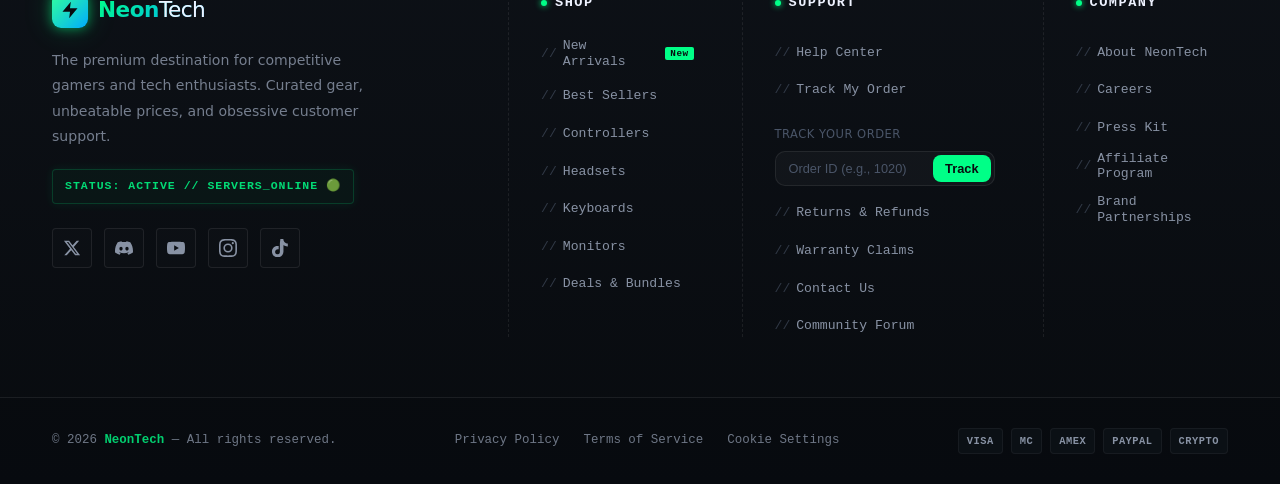
<file: product-headset.html>
﻿<!DOCTYPE html>
<html lang="en">
<head>
  <meta charset="UTF-8" />
  <meta name="viewport" content="width=device-width, initial-scale=1.0" />
  <title>SteelSeries Arctis Nova Pro Wireless — NeonTech</title>
  <link rel="stylesheet" href="css/main.css" />
</head>
<body>

  <!-- ═══ Navigation ═══════════════════════════════════════════════ -->
  <header class="nav" role="banner">

    <a href="index.html" class="nav-logo" aria-label="NeonTech Home">
      <div class="logo-icon" aria-hidden="true">
        <svg viewBox="0 0 24 24" xmlns="http://www.w3.org/2000/svg">
          <path d="M13 2L3 14h9l-1 8 10-12h-9l1-8z"/>
        </svg>
      </div>
      <div class="logo-text">Neon<span>Tech</span></div>
    </a>

    <form class="nav-search" role="search" action="index.html" method="GET">
      <svg class="search-icon" viewBox="0 0 24 24" fill="none" stroke="currentColor" stroke-width="2" aria-hidden="true">
        <circle cx="11" cy="11" r="8"/><path d="m21 21-4.35-4.35"/>
      </svg>
      <input type="search" name="q" placeholder="Search products, brands…" aria-label="Search products" />
    </form>

    <nav class="nav-actions" aria-label="Quick actions">
      <a href="#" class="nav-btn" aria-label="Notifications">
        <svg viewBox="0 0 24 24" fill="none" stroke="currentColor" stroke-width="2">
          <path d="M18 8A6 6 0 0 0 6 8c0 7-3 9-3 9h18s-3-2-3-9"/>
          <path d="M13.73 21a2 2 0 0 1-3.46 0"/>
        </svg>
      </a>      <a href="https://wa.me/966500438424?text=Hello%20NeonTech%20Support%2C%20I%20need%20help%20with%20my%20order."
         class="nav-btn whatsapp-btn"
         id="wa-nav-btn"
         aria-label="WhatsApp Support"
         target="_blank"
         rel="noopener noreferrer"
         title="WhatsApp Support">
        <svg viewBox="0 0 24 24" fill="currentColor">
          <path d="M17.472 14.382c-.297-.149-1.758-.867-2.03-.967-.273-.099-.471-.148-.67.15-.197.297-.767.966-.94 1.164-.173.199-.347.223-.644.075-.297-.15-1.255-.463-2.39-1.475-.883-.788-1.48-1.761-1.653-2.059-.173-.297-.018-.458.13-.606.134-.133.298-.347.446-.52.149-.174.198-.298.298-.497.099-.198.05-.371-.025-.52-.075-.149-.669-1.612-.916-2.207-.242-.579-.487-.5-.669-.51-.173-.008-.371-.01-.57-.01-.198 0-.52.074-.792.372-.272.297-1.04 1.016-1.04 2.479 0 1.462 1.065 2.875 1.213 3.074.149.198 2.096 3.2 5.077 4.487.709.306 1.262.489 1.694.625.712.227 1.36.195 1.871.118.571-.085 1.758-.719 2.006-1.413.248-.694.248-1.289.173-1.413-.074-.124-.272-.198-.57-.347m-5.421 7.403h-.004a9.87 9.87 0 0 1-5.031-1.378l-.361-.214-3.741.982.998-3.648-.235-.374a9.86 9.86 0 0 1-1.51-5.26c.001-5.45 4.436-9.884 9.888-9.884 2.64 0 5.122 1.03 6.988 2.898a9.825 9.825 0 0 1 2.893 6.994c-.003 5.45-4.437 9.884-9.885 9.884m8.413-18.297A11.815 11.815 0 0 0 12.05 0C5.495 0 .16 5.335.157 11.892c0 2.096.547 4.142 1.588 5.945L.057 24l6.305-1.654a11.882 11.882 0 0 0 5.683 1.448h.005c6.554 0 11.89-5.335 11.893-11.893a11.821 11.821 0 0 0-3.48-8.413Z"/>
        </svg>
      </a>
      <a href="#" class="nav-btn" aria-label="User account">
        <svg viewBox="0 0 24 24" fill="none" stroke="currentColor" stroke-width="2">
          <path d="M20 21v-2a4 4 0 0 0-4-4H8a4 4 0 0 0-4 4v2"/>
          <circle cx="12" cy="7" r="4"/>
        </svg>
      </a>
      <a href="#" class="nav-btn" aria-label="Shopping cart, 3 items">
        <svg viewBox="0 0 24 24" fill="none" stroke="currentColor" stroke-width="2">
          <circle cx="9" cy="21" r="1"/><circle cx="20" cy="21" r="1"/>
          <path d="M1 1h4l2.68 13.39a2 2 0 0 0 2 1.61h9.72a2 2 0 0 0 2-1.61L23 6H6"/>
        </svg>
        <span class="cart-badge" aria-hidden="true">3</span>
      </a>
    </nav>

  </header>

  <div class="page product-page-layout">

    <main class="main" id="main-content">

      <!-- Breadcrumbs -->
      <nav class="breadcrumbs" aria-label="Breadcrumb">
        <a href="index.html">Home</a>
        <span class="divider">/</span>
        <a href="index.html">Headsets</a>
        <span class="divider">/</span>
        <span class="current">SteelSeries Arctis Nova Pro</span>
      </nav>

      <!-- ═══ Product Detail Hero ═════════════════════════════════════ -->
      <div class="p-details-hero">

        <!-- Gallery Column -->
        <div class="p-gallery-col">
          <div class="p-main-image-wrap">
            <img src="./images/headset.png" class="p-main-img img-carbon" alt="SteelSeries Arctis Nova Pro Wireless - Carbon Black">
            <img src="./images/headset.png" class="p-main-img img-white" alt="SteelSeries Arctis Nova Pro Wireless - White Edition" style="filter: hue-rotate(90deg) brightness(1.2);">
            <img src="./images/headset.png" class="p-main-img img-red" alt="SteelSeries Arctis Nova Pro Wireless - Red Edition" style="filter: hue-rotate(180deg) saturate(1.5) brightness(0.9);">
            <img src="./images/headset.png" class="p-main-img img-blue" alt="SteelSeries Arctis Nova Pro Wireless - Blue Edition" style="filter: hue-rotate(270deg) saturate(1.2);">
          </div>
          <div class="p-thumb-grid">
            <label for="headset-color-carbon" class="thumb-btn" aria-label="View product image 1">
              <img src="./images/headset.png" alt="SteelSeries Nova thumbnail 1">
            </label>
            <label for="headset-color-white" class="thumb-btn" aria-label="View product image 2">
              <img src="./images/headset.png" alt="SteelSeries Nova thumbnail 2" style="filter: hue-rotate(90deg) brightness(1.2);">
            </label>
            <label for="headset-color-red" class="thumb-btn" aria-label="View product image 3">
              <img src="./images/headset.png" alt="SteelSeries Nova thumbnail 3" style="filter: hue-rotate(180deg) saturate(1.5) brightness(0.9);">
            </label>
            <label for="headset-color-blue" class="thumb-btn" aria-label="View product image 4">
              <img src="./images/headset.png" alt="SteelSeries Nova thumbnail 4" style="filter: hue-rotate(270deg) saturate(1.2);">
            </label>
          </div>
        </div>

        <!-- Info Column -->
        <div class="p-info-col">
          <div class="p-meta">
            <span class="p-badge-new">Hot Seller</span>
            <span class="p-brand">SteelSeries</span>
          </div>

          <h1 class="p-title">SteelSeries Arctis Nova Pro Wireless</h1>
          
          <div class="p-rating-block">
            <div class="stars" aria-label="4.9 out of 5 stars">
              <span class="star filled">&#9733;</span><span class="star filled">&#9733;</span>
              <span class="star filled">&#9733;</span><span class="star filled">&#9733;</span>
              <span class="star filled">&#9733;</span>
            </div>
            <span class="p-rating-count">5,812 verified reviews</span>
          </div>

          <div class="p-price-block">
            <span class="p-price">$279.99</span>
            <span class="p-price-old" style="text-decoration: line-through; color: var(--color-text-muted); font-size: 1.1rem; margin-left: 0.5rem;">$349.99</span>
            <span class="p-stock-status"><span class="pulse-dot"></span>In Stock — Ready to ship</span>
          </div>

          <p class="p-desc">
            Almighty Audio is here. Nova Pro Acoustic System combines premium high fidelity audio hardware with Sonar Software. Dual wireless system allows simultaneous connection to PC/console and Bluetooth mobile. Includes ANC with active transparency mode.
          </p>

          <!-- Selections Form -->
          <form class="p-options-form">

            <!-- Colors -->
            <div class="option-group">
              <span class="option-label">Color: <span class="selected-val">Carbon Black</span></span>
              <div class="option-selectors">
                <label class="opt-pill">
                  <input type="radio" id="headset-color-carbon" name="color-opt" value="carbon" checked class="opt-radio-hidden" onchange="this.closest('.option-group').querySelector('.selected-val').textContent = 'Carbon Black'" />
                  <span class="opt-pill-btn">Carbon Black</span>
                </label>
                <label class="opt-pill">
                  <input type="radio" id="headset-color-white" name="color-opt" value="white" class="opt-radio-hidden" onchange="this.closest('.option-group').querySelector('.selected-val').textContent = 'White Edition'" />
                  <span class="opt-pill-btn">White Edition</span>
                </label>
                <label class="opt-pill">
                  <input type="radio" id="headset-color-red" name="color-opt" value="red" class="opt-radio-hidden" onchange="this.closest('.option-group').querySelector('.selected-val').textContent = 'Red Edition'" />
                  <span class="opt-pill-btn">Red Edition</span>
                </label>
                <label class="opt-pill">
                  <input type="radio" id="headset-color-blue" name="color-opt" value="blue" class="opt-radio-hidden" onchange="this.closest('.option-group').querySelector('.selected-val').textContent = 'Blue Edition'" />
                  <span class="opt-pill-btn">Blue Edition</span>
                </label>
              </div>
            </div>

            <!-- Cushion -->
            <div class="option-group">
              <span class="option-label">Ear Cushion: <span class="selected-val">Leatherette</span></span>
              <div class="option-selectors">
                <label class="opt-pill">
                  <input type="radio" name="cushion-opt" value="leatherette" checked class="opt-radio-hidden" />
                  <span class="opt-pill-btn">Premium Leatherette</span>
                </label>
                <label class="opt-pill">
                  <input type="radio" name="cushion-opt" value="fabric" class="opt-radio-hidden" />
                  <span class="opt-pill-btn">Breathable Fabric Mesh</span>
                </label>
              </div>
            </div>

            <!-- Quantity & Cart Actions -->
            <div class="cart-actions-row">
              <div class="qty-selector">
                <button type="button" class="qty-btn" onclick="this.nextElementSibling.stepDown()" aria-label="Decrease quantity">&minus;</button>
                <input type="number" class="qty-input" value="1" min="1" max="10" aria-label="Product quantity" />
                <button type="button" class="qty-btn" onclick="this.previousElementSibling.stepUp()" aria-label="Increase quantity">&plus;</button>
              </div>
              
              <button type="submit" class="btn-primary p-add-cart-btn">
                <span>Add to Cart</span>
              </button>

              <label class="card-wishlist p-wishlist-btn" aria-label="Add to wishlist">
                <input type="checkbox" class="wishlist-checkbox-hidden" />
                <span class="heart-icon">&#9825;</span>
              </label>
            </div>

          </form>

          <!-- Shipping info / trust tags -->
          <div class="trust-tags">
            <div class="tag-item">
              <span class="tag-icon">&#128666;</span>
              <div>
                <div class="tag-title">Free Express Shipping</div>
                <div class="tag-sub">Arrives in 2-3 business days</div>
              </div>
            </div>
            <div class="tag-item">
              <span class="tag-icon">&#128737;</span>
              <div>
                <div class="tag-title">2-Year Manufacturer Warranty</div>
                <div class="tag-sub">Full product coverage included</div>
              </div>
            </div>
          </div>

        </div>

      </div><!-- /p-details-hero -->


      <!-- ═══ Tabs Section (Pure CSS Toggling) ════════════════════════ -->
      <section class="p-tabs-section" aria-label="Product details details">
        
        <!-- Tab Inputs -->
        <input type="radio" name="details-tabs" id="tab-overview" class="tab-input" checked />
        <input type="radio" name="details-tabs" id="tab-specs" class="tab-input" />
        <input type="radio" name="details-tabs" id="tab-reviews" class="tab-input" />

        <!-- Tab Labels -->
        <div class="tab-labels-container">
          <label for="tab-overview" class="tab-label-btn">Overview</label>
          <label for="tab-specs" class="tab-label-btn">Technical Specs</label>
          <label for="tab-reviews" class="tab-label-btn">Reviews (5,812)</label>
        </div>

        <!-- Tab Contents -->
        <div class="tab-contents-wrap">

          <!-- Overview Tab -->
          <article class="tab-content overview-content">
            <h2 class="content-title">Audiophile-grade Gaming Headset</h2>
            <p>
              The SteelSeries Arctis Nova Pro Wireless brings superior acoustic clarity and performance to gaming. It features active noise cancellation (ANC), dual wireless connectivity (2.4GHz + Bluetooth), and hot-swappable batteries. Designed to be lightweight and comfortable for gaming marathons.
            </p>
            <div class="features-grid">
              <div class="feature-card">
                <h3 class="f-card-title">Almighty Audio</h3>
                <p class="f-card-text">Premium high fidelity audio drivers paired with professional Sonar Software EQ configuration for perfect spatial awareness.</p>
              </div>
              <div class="feature-card">
                <h3 class="f-card-title">Active Noise Cancellation</h3>
                <p class="f-card-text">Immerse yourself completely. Advanced 4-mic hybrid ANC blocks out external ambient noise automatically.</p>
              </div>
              <div class="feature-card">
                <h3 class="f-card-title">Infinite Power System</h3>
                <p class="f-card-text">Dual hot-swappable batteries. Charge one in the base station while playing with the other. Never run out of charge.</p>
              </div>
            </div>
          </article>

          <!-- Technical Specs Tab -->
          <article class="tab-content specs-content">
            <h2 class="content-title">Technical Specifications</h2>
            <table class="specs-table">
              <tbody>
                <tr>
                  <th>Brand</th>
                  <td>SteelSeries</td>
                </tr>
                <tr>
                  <th>Model</th>
                  <td>Arctis Nova Pro Wireless</td>
                </tr>
                <tr>
                  <th>Form Factor</th>
                  <td>Over-Ear Closed Back Headset</td>
                </tr>
                <tr>
                  <th>Connectivity</th>
                  <td>2.4GHz Wireless / Bluetooth 5.0 / 3.5mm Jack</td>
                </tr>
                <tr>
                  <th>Drivers</th>
                  <td>40mm high-fidelity neodymium drivers</td>
                </tr>
                <tr>
                  <th>Frequency Response</th>
                  <td>10 Hz - 40,000 Hz (Wired/Hi-Res mode)</td>
                </tr>
                <tr>
                  <th>Microphone</th>
                  <td>ClearCast Gen 2 retractable bidirectional mic (noise cancelling)</td>
                </tr>
                <tr>
                  <th>Battery Life</th>
                  <td>Dual hot-swappable batteries (approx. 22 hours per battery)</td>
                </tr>
                <tr>
                  <th>Materials</th>
                  <td>Steel headband structure, memory foam leatherette earcups</td>
                </tr>
                <tr>
                  <th>Weight</th>
                  <td>340 g</td>
                </tr>
              </tbody>
            </table>
          </article>

          <!-- Reviews Tab -->
          <article class="tab-content reviews-content">
            
            <div class="reviews-summary-row">
              <div class="score-box">
                <span class="score-number">4.9</span>
                <span class="stars">
                  <span class="star filled">&#9733;</span><span class="star filled">&#9733;</span>
                  <span class="star filled">&#9733;</span><span class="star filled">&#9733;</span>
                  <span class="star filled">&#9733;</span>
                </span>
                <span class="score-sub">Based on 5,812 verified buyer ratings</span>
              </div>
              <div class="score-breakdown">
                <div class="bar-row">
                  <span>5 stars</span>
                  <div class="rating-bar"><div class="fill-bar" style="width: 90%;"></div></div>
                  <span>90%</span>
                </div>
                <div class="bar-row">
                  <span>4 stars</span>
                  <div class="rating-bar"><div class="fill-bar" style="width: 8%;"></div></div>
                  <span>8%</span>
                </div>
                <div class="bar-row">
                  <span>3 stars</span>
                  <div class="rating-bar"><div class="fill-bar" style="width: 1%;"></div></div>
                  <span>1%</span>
                </div>
                <div class="bar-row">
                  <span>2 stars</span>
                  <div class="rating-bar"><div class="fill-bar" style="width: 0.5%;"></div></div>
                  <span>0.5%</span>
                </div>
                <div class="bar-row">
                  <span>1 star</span>
                  <div class="rating-bar"><div class="fill-bar" style="width: 0.5%;"></div></div>
                  <span>0.5%</span>
                </div>
              </div>
            </div>

            <!-- Review Items -->
            <div class="reviews-list">
              
              <div class="review-item">
                <div class="review-header">
                  <div>
                    <span class="author-name">Clara B.</span>
                    <span class="badge-verified">Verified Buyer</span>
                  </div>
                  <span class="review-date">May 20, 2026</span>
                </div>
                <div class="stars">
                  <span class="star filled">&#9733;</span><span class="star filled">&#9733;</span>
                  <span class="star filled">&#9733;</span><span class="star filled">&#9733;</span>
                  <span class="star filled">&#9733;</span>
                </div>
                <h4 class="review-title">Best headset I've ever used.</h4>
                <p class="review-text">
                  The DAC unit makes adjusting game/chat mix on the fly so easy. The audio quality is incredible, I can hear footsteps exactly where they are. Having hot-swappable batteries is a game-changer.
                </p>
              </div>

              <div class="review-item">
                <div class="review-header">
                  <div>
                    <span class="author-name">Ethan R.</span>
                    <span class="badge-verified">Verified Buyer</span>
                  </div>
                  <span class="review-date">April 30, 2026</span>
                </div>
                <div class="stars">
                  <span class="star filled">&#9733;</span><span class="star filled">&#9733;</span>
                  <span class="star filled">&#9733;</span><span class="star filled">&#9733;</span>
                  <span class="star filled">&#9733;</span>
                </div>
                <h4 class="review-title">Perfect sound, excellent ANC</h4>
                <p class="review-text">
                  I play in a noisy room and the Active Noise Cancellation works wonders. Sound profile is rich and detailed. Very comfortable fit!
                </p>
              </div>

            </div>

          </article>

        </div>

      </section><!-- /p-tabs-section -->


      <!-- ═══ Related Products Section ═══════════════════════════════ -->
      <section class="related-products-section">
        <h2 class="section-title-label">Complete <span>Your Setup</span></h2>
        
        <div class="product-grid">

          <!-- Card 1 — Razer Controller -->
          <article class="product-card">
            <span class="card-badge badge-new">New</span>
            <label class="card-wishlist" aria-label="Add to wishlist">
              <input type="checkbox" class="wishlist-checkbox-hidden" />
              <span class="heart-icon">&#9825;</span>
            </label>
            <div class="card-image" aria-hidden="true">
              <a href="product-controller.html"><img src="./images/controller.png" alt="Razer Wolverine V3 Pro Wireless"></a>
            </div>
            <div class="card-body">
              <div class="card-category">Controllers</div>
              <h3 class="card-title"><a href="product-controller.html">Razer Wolverine V3 Pro Wireless</a></h3>
              <div class="card-rating">
                <div class="stars" aria-label="4.8 out of 5 stars">
                  <span class="star filled">&#9733;</span><span class="star filled">&#9733;</span>
                  <span class="star filled">&#9733;</span><span class="star filled">&#9733;</span>
                  <span class="star half">&#9733;</span>
                </div>
                <span class="rating-count">(2,341)</span>
              </div>
            </div>
            <div class="card-footer">
              <div class="card-pricing">
                <span class="price-original">$199.99</span>
                <span class="price-current">$159.99</span>
              </div>
              <button class="btn-cart"><span>Add to Cart</span></button>
            </div>
          </article>

          <!-- Card 3 — SteelSeries Headset -->
          <article class="product-card">
            <span class="card-badge badge-hot">Hot</span>
            <label class="card-wishlist" aria-label="Add to wishlist">
              <input type="checkbox" class="wishlist-checkbox-hidden" />
              <span class="heart-icon">&#9825;</span>
            </label>
            <div class="card-image" aria-hidden="true">
              <a href="product-headset.html"><img src="./images/headset.png" alt="SteelSeries Arctis Nova Pro Wireless"></a>
            </div>
            <div class="card-body">
              <div class="card-category">Headsets</div>
              <h3 class="card-title"><a href="product-headset.html">SteelSeries Arctis Nova Pro Wireless</a></h3>
              <div class="card-rating">
                <div class="stars" aria-label="4.9 out of 5 stars">
                  <span class="star filled">&#9733;</span><span class="star filled">&#9733;</span>
                  <span class="star filled">&#9733;</span><span class="star filled">&#9733;</span>
                  <span class="star filled">&#9733;</span>
                </div>
                <span class="rating-count">(5,812)</span>
              </div>
            </div>
            <div class="card-footer">
              <div class="card-pricing">
                <span class="price-original">$349.99</span>
                <span class="price-current">$279.99</span>
              </div>
              <button class="btn-cart"><span>Add to Cart</span></button>
            </div>
          </article>

          <!-- Card 7 — Razer Mouse -->
          <article class="product-card">
            <span class="card-badge badge-sale">-30%</span>
            <label class="card-wishlist" aria-label="Add to wishlist">
              <input type="checkbox" class="wishlist-checkbox-hidden" />
              <span class="heart-icon">&#9825;</span>
            </label>
            <div class="card-image" aria-hidden="true">
              <a href="product-mouse.html"><img src="./images/mouse.png" alt="Razer DeathAdder V3 HyperSpeed"></a>
            </div>
            <div class="card-body">
              <div class="card-category">Mice</div>
              <h3 class="card-title"><a href="product-mouse.html">Razer DeathAdder V3 HyperSpeed</a></h3>
              <div class="card-rating">
                <div class="stars" aria-label="4.6 out of 5 stars">
                  <span class="star filled">&#9733;</span><span class="star filled">&#9733;</span>
                  <span class="star filled">&#9733;</span><span class="star filled">&#9733;</span>
                  <span class="star half">&#9733;</span>
                </div>
                <span class="rating-count">(7,104)</span>
              </div>
            </div>
            <div class="card-footer">
              <div class="card-pricing">
                <span class="price-original">$99.99</span>
                <span class="price-current">$69.99</span>
              </div>
              <button class="btn-cart"><span>Add to Cart</span></button>
            </div>
          </article>

        </div>
      </section>

    </main>

  </div><!-- /page -->

  <!-- ═══ Rich Footer ════════════════════════════════════════════════ -->
  <footer class="site-footer" role="contentinfo">

    <div class="footer-top">

      <div>
        <div class="footer-brand-logo">
          <a href="index.html" class="nav-logo" aria-label="NeonTech Home" style="display:inline-flex;">
            <div class="logo-icon" aria-hidden="true">
              <svg viewBox="0 0 24 24" xmlns="http://www.w3.org/2000/svg">
                <path d="M13 2L3 14h9l-1 8 10-12h-9l1-8z"/>
              </svg>
            </div>
            <div class="logo-text">Neon<span>Tech</span></div>
          </a>
        </div>
        <p class="footer-brand-desc">
          The premium destination for competitive gamers and tech enthusiasts.
          Curated gear, unbeatable prices, and obsessive customer support.
        </p>
        <div class="footer-socials">
          <a href="#" class="social-btn" aria-label="Twitter / X">X</a>
          <a href="#" class="social-btn" aria-label="Discord">DC</a>
          <a href="#" class="social-btn" aria-label="YouTube">YT</a>
          <a href="#" class="social-btn" aria-label="Instagram">IG</a>
          <a href="#" class="social-btn" aria-label="TikTok">TK</a>
        </div>
      </div>

      <div>
        <h3 class="footer-col-title">Shop</h3>
        <ul class="footer-links">
          <li><a href="index.html">New Arrivals <span class="new-tag">New</span></a></li>
          <li><a href="index.html">Best Sellers</a></li>
          <li><a href="index.html">Controllers</a></li>
          <li><a href="index.html">Headsets</a></li>
          <li><a href="index.html">Keyboards</a></li>
          <li><a href="index.html">Monitors</a></li>
          <li><a href="index.html">Deals &amp; Bundles</a></li>
        </ul>
      </div>

      <div>
        <h3 class="footer-col-title">Support</h3>
        <ul class="footer-links">
          <li><a href="#">Help Center</a></li>
          <li><a href="#">Track My Order</a></li>
          <li><a href="#">Returns &amp; Refunds</a></li>
          <li><a href="#">Warranty Claims</a></li>
          <li><a href="#">Contact Us</a></li>
          <li><a href="#">Community Forum</a></li>
        </ul>
      </div>

      <div>
        <h3 class="footer-col-title">Company</h3>
        <ul class="footer-links">
          <li><a href="#">About NeonTech</a></li>
          <li><a href="#">Careers</a></li>
          <li><a href="#">Press Kit</a></li>
          <li><a href="#">Affiliate Program</a></li>
          <li><a href="#">Brand Partnerships</a></li>
        </ul>
      </div>

    </div><!-- /footer-top -->

    <div class="footer-bottom">
      <p class="footer-copy">
        &copy; 2026 <a href="index.html">NeonTech</a> &mdash; All rights reserved.
      </p>
      <div class="footer-bottom-links">
        <a href="#">Privacy Policy</a>
        <a href="#">Terms of Service</a>
        <a href="#">Cookie Settings</a>
      </div>
      <div class="footer-payments" aria-label="Accepted payment methods">
        <span class="pay-badge">VISA</span>
        <span class="pay-badge">MC</span>
        <span class="pay-badge">AMEX</span>
        <span class="pay-badge">PayPal</span>
        <span class="pay-badge">Crypto</span>
      </div>
    </div>

  </footer>

  <!-- ═══ Cart Drawer (Hidden by default, show with class .open) ═══ -->
  <div class="cart-drawer" id="cart-drawer" role="dialog" aria-modal="true" aria-label="Shopping Cart">
    <div class="cart-drawer-overlay" id="cart-overlay"></div>
    <div class="cart-drawer-content">
      <div class="cart-drawer-header">
        <h2 class="cart-title" style="font-size:1.3rem;">Your <span>Gear Cart</span></h2>
        <button class="cart-close-btn" id="cart-close" aria-label="Close cart">&times;</button>
      </div>
      <div class="cart-drawer-items" id="cart-items-container">
        <!-- Dynamic items will go here -->
        <div class="cart-empty-state">
          <span class="empty-icon">&#128722;</span>
          <p>Your cart is empty</p>
          <a href="#" class="btn-primary" id="cart-shop-now" style="text-align: center; text-decoration: none; display: inline-block; margin-top: 15px; padding: 10px 20px;">Shop Now</a>
        </div>
      </div>
      <div class="cart-drawer-footer">
        <div class="cart-summary-row">
          <span>Subtotal</span>
          <span id="cart-subtotal">$0.00</span>
        </div>
        <div class="cart-summary-row">
          <span>Shipping</span>
          <span class="text-neon" style="color: var(--neon); font-weight: bold;">FREE</span>
        </div>
        <div class="cart-total-row">
          <span>Total</span>
          <span id="cart-total">$0.00</span>
        </div>
        <button class="btn-primary checkout-btn" id="checkout-btn">Proceed to Checkout</button>
      </div>
    </div>
  </div>

  <script src="main.js"></script>
</body>
</html>
</file>
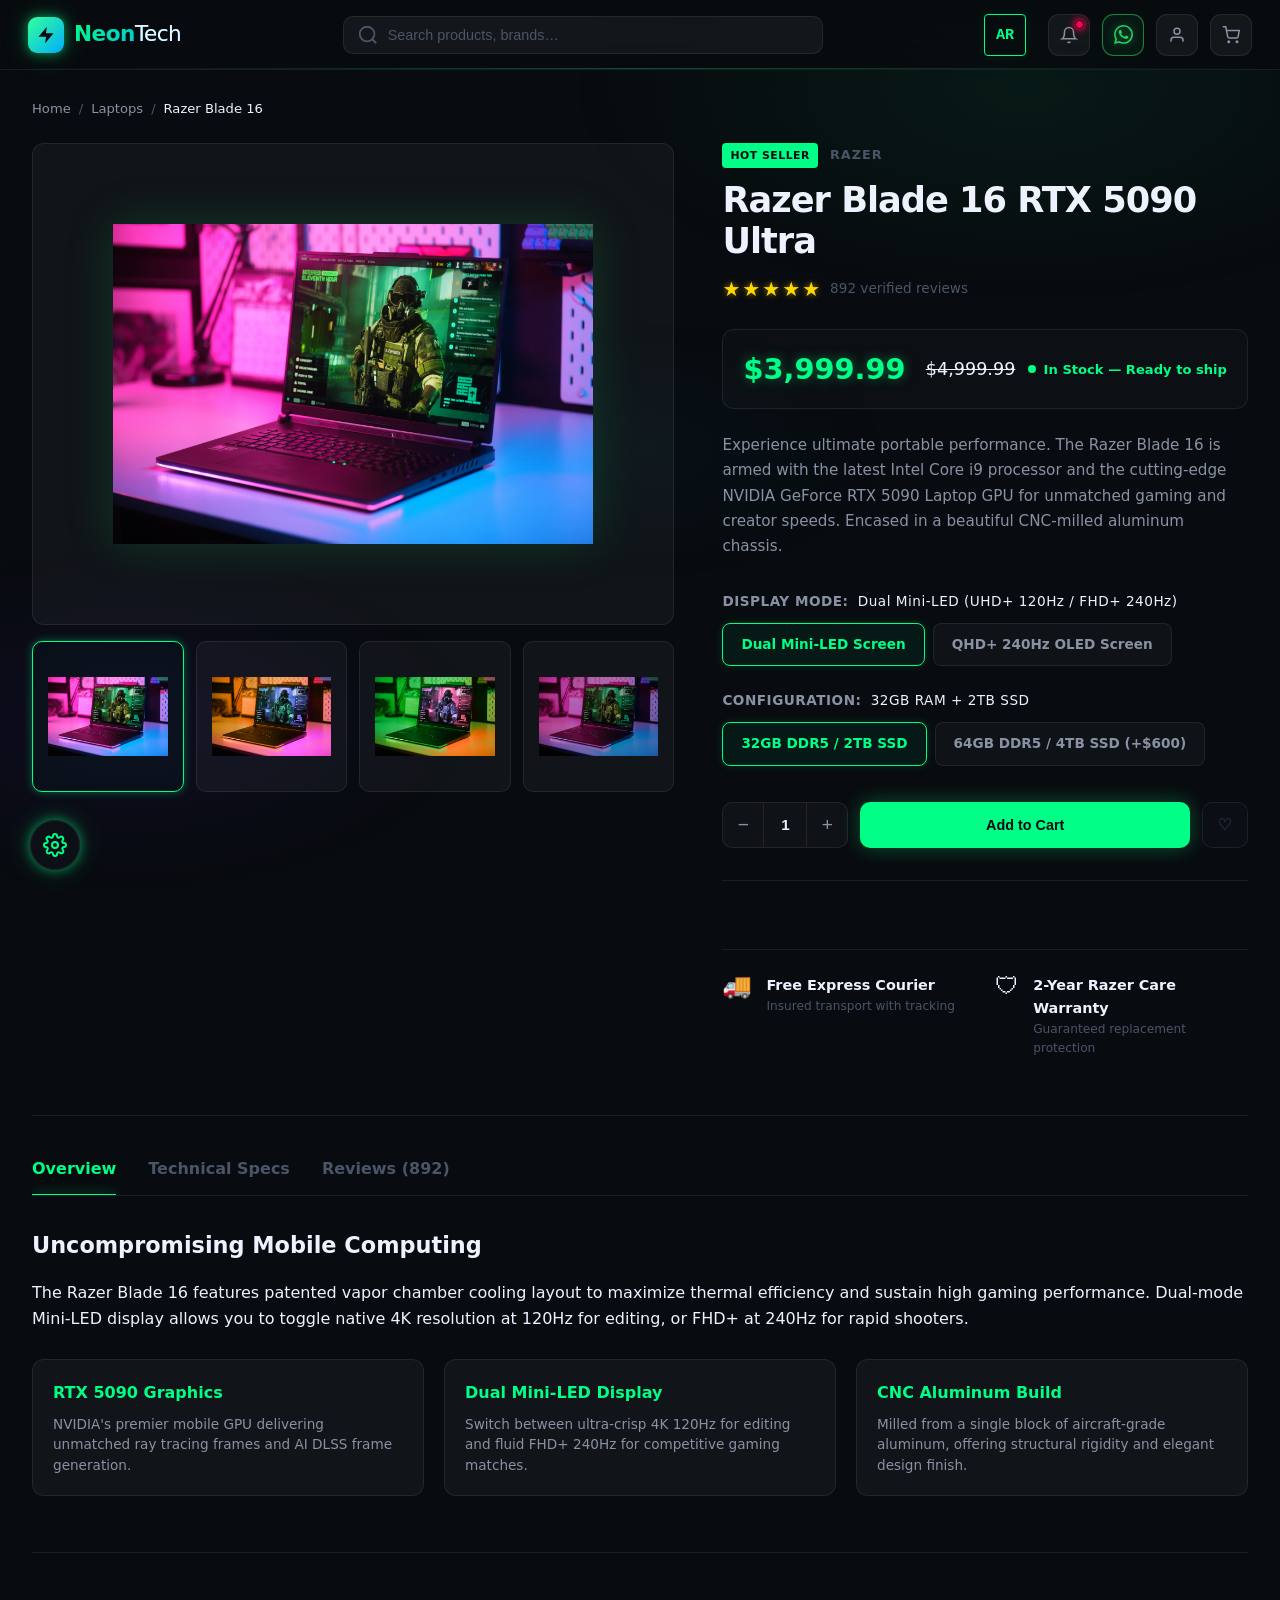
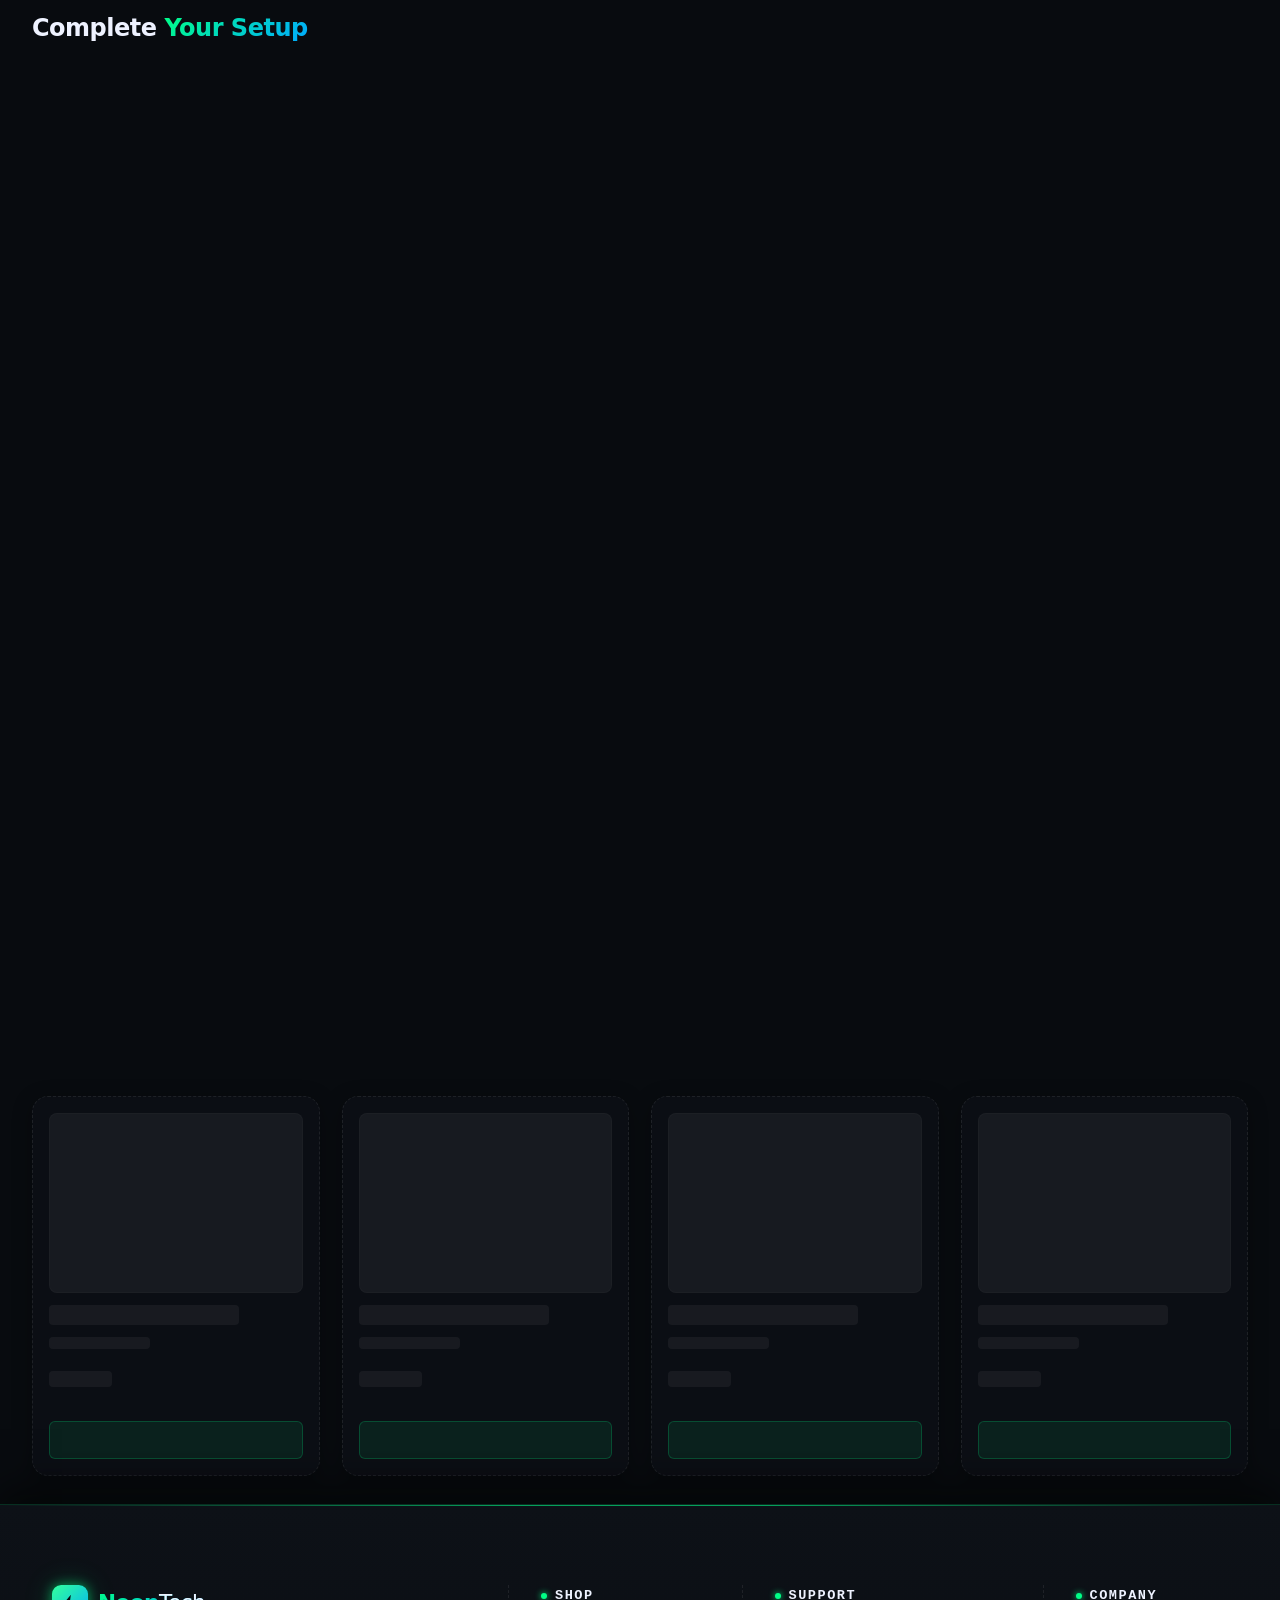
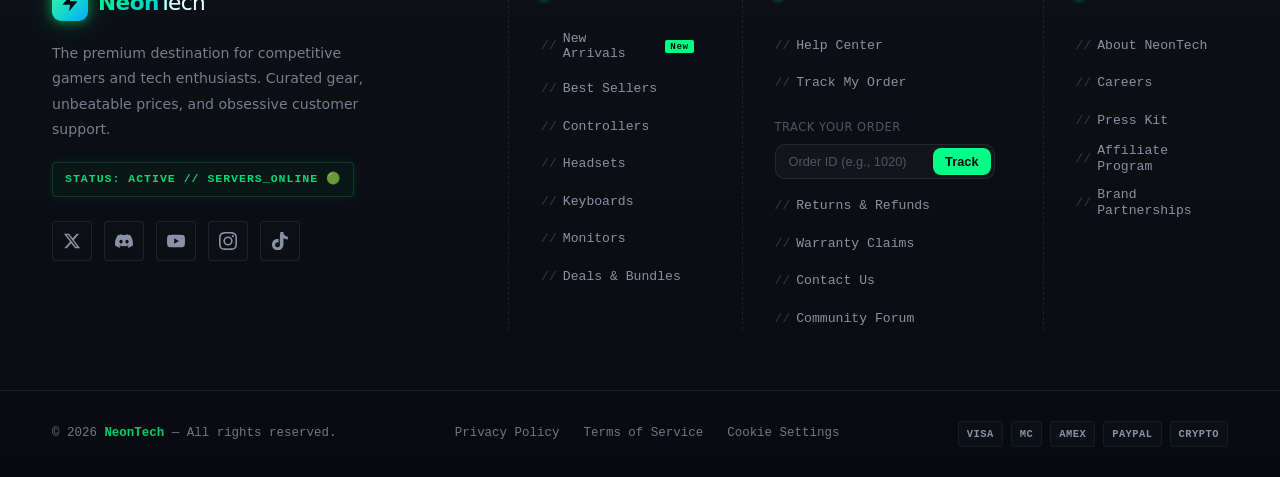
<file: product-laptop.html>
﻿<!DOCTYPE html>
<html lang="en">
<head>
  <meta charset="UTF-8" />
  <meta name="viewport" content="width=device-width, initial-scale=1.0" />
  <title>Razer Blade 16 RTX 5090 Ultra — NeonTech</title>
  <link rel="stylesheet" href="css/main.css" />
</head>
<body>

  <!-- ═══ Navigation ═══════════════════════════════════════════════ -->
  <header class="nav" role="banner">

    <a href="index.html" class="nav-logo" aria-label="NeonTech Home">
      <div class="logo-icon" aria-hidden="true">
        <svg viewBox="0 0 24 24" xmlns="http://www.w3.org/2000/svg">
          <path d="M13 2L3 14h9l-1 8 10-12h-9l1-8z"/>
        </svg>
      </div>
      <div class="logo-text">Neon<span>Tech</span></div>
    </a>

    <form class="nav-search" role="search" action="index.html" method="GET">
      <svg class="search-icon" viewBox="0 0 24 24" fill="none" stroke="currentColor" stroke-width="2" aria-hidden="true">
        <circle cx="11" cy="11" r="8"/><path d="m21 21-4.35-4.35"/>
      </svg>
      <input type="search" name="q" placeholder="Search products, brands…" aria-label="Search products" />
    </form>

    <nav class="nav-actions" aria-label="Quick actions">
      <a href="#" class="nav-btn" aria-label="Notifications">
        <svg viewBox="0 0 24 24" fill="none" stroke="currentColor" stroke-width="2">
          <path d="M18 8A6 6 0 0 0 6 8c0 7-3 9-3 9h18s-3-2-3-9"/>
          <path d="M13.73 21a2 2 0 0 1-3.46 0"/>
        </svg>
      </a>      <a href="https://wa.me/966500438424?text=Hello%20NeonTech%20Support%2C%20I%20need%20help%20with%20my%20order."
         class="nav-btn whatsapp-btn"
         id="wa-nav-btn"
         aria-label="WhatsApp Support"
         target="_blank"
         rel="noopener noreferrer"
         title="WhatsApp Support">
        <svg viewBox="0 0 24 24" fill="currentColor">
          <path d="M17.472 14.382c-.297-.149-1.758-.867-2.03-.967-.273-.099-.471-.148-.67.15-.197.297-.767.966-.94 1.164-.173.199-.347.223-.644.075-.297-.15-1.255-.463-2.39-1.475-.883-.788-1.48-1.761-1.653-2.059-.173-.297-.018-.458.13-.606.134-.133.298-.347.446-.52.149-.174.198-.298.298-.497.099-.198.05-.371-.025-.52-.075-.149-.669-1.612-.916-2.207-.242-.579-.487-.5-.669-.51-.173-.008-.371-.01-.57-.01-.198 0-.52.074-.792.372-.272.297-1.04 1.016-1.04 2.479 0 1.462 1.065 2.875 1.213 3.074.149.198 2.096 3.2 5.077 4.487.709.306 1.262.489 1.694.625.712.227 1.36.195 1.871.118.571-.085 1.758-.719 2.006-1.413.248-.694.248-1.289.173-1.413-.074-.124-.272-.198-.57-.347m-5.421 7.403h-.004a9.87 9.87 0 0 1-5.031-1.378l-.361-.214-3.741.982.998-3.648-.235-.374a9.86 9.86 0 0 1-1.51-5.26c.001-5.45 4.436-9.884 9.888-9.884 2.64 0 5.122 1.03 6.988 2.898a9.825 9.825 0 0 1 2.893 6.994c-.003 5.45-4.437 9.884-9.885 9.884m8.413-18.297A11.815 11.815 0 0 0 12.05 0C5.495 0 .16 5.335.157 11.892c0 2.096.547 4.142 1.588 5.945L.057 24l6.305-1.654a11.882 11.882 0 0 0 5.683 1.448h.005c6.554 0 11.89-5.335 11.893-11.893a11.821 11.821 0 0 0-3.48-8.413Z"/>
        </svg>
      </a>
      <a href="#" class="nav-btn" aria-label="User account">
        <svg viewBox="0 0 24 24" fill="none" stroke="currentColor" stroke-width="2">
          <path d="M20 21v-2a4 4 0 0 0-4-4H8a4 4 0 0 0-4 4v2"/>
          <circle cx="12" cy="7" r="4"/>
        </svg>
      </a>
      <a href="#" class="nav-btn" aria-label="Shopping cart, 3 items">
        <svg viewBox="0 0 24 24" fill="none" stroke="currentColor" stroke-width="2">
          <circle cx="9" cy="21" r="1"/><circle cx="20" cy="21" r="1"/>
          <path d="M1 1h4l2.68 13.39a2 2 0 0 0 2 1.61h9.72a2 2 0 0 0 2-1.61L23 6H6"/>
        </svg>
        <span class="cart-badge" aria-hidden="true">3</span>
      </a>
    </nav>

  </header>

  <div class="page product-page-layout">

    <main class="main" id="main-content">

      <!-- Breadcrumbs -->
      <nav class="breadcrumbs" aria-label="Breadcrumb">
        <a href="index.html">Home</a>
        <span class="divider">/</span>
        <a href="index.html">Laptops</a>
        <span class="divider">/</span>
        <span class="current">Razer Blade 16</span>
      </nav>

      <!-- ═══ Product Detail Hero ═════════════════════════════════════ -->
      <div class="p-details-hero">

        <!-- Gallery Column -->
        <div class="p-gallery-col">
          <div class="p-main-image-wrap">
            <img src="./images/laptop.jpg" id="main-product-img" alt="Razer Blade 16 gaming laptop">
          </div>
          <div class="p-thumb-grid">
            <button class="thumb-btn active" aria-label="View product image 1">
              <img src="./images/laptop.jpg" alt="Razer Blade 16 thumbnail 1">
            </button>
            <button class="thumb-btn" aria-label="View product image 2">
              <img src="./images/laptop.jpg" alt="Razer Blade 16 thumbnail 2" style="filter: hue-rotate(90deg);">
            </button>
            <button class="thumb-btn" aria-label="View product image 3">
              <img src="./images/laptop.jpg" alt="Razer Blade 16 thumbnail 3" style="filter: hue-rotate(180deg);">
            </button>
            <button class="thumb-btn" aria-label="View product image 4">
              <img src="./images/laptop.jpg" alt="Razer Blade 16 thumbnail 4" style="filter: brightness(0.7);">
            </button>
          </div>
        </div>

        <!-- Info Column -->
        <div class="p-info-col">
          <div class="p-meta">
            <span class="p-badge-new">Hot Seller</span>
            <span class="p-brand">Razer</span>
          </div>

          <h1 class="p-title">Razer Blade 16 RTX 5090 Ultra</h1>
          
          <div class="p-rating-block">
            <div class="stars" aria-label="4.9 out of 5 stars">
              <span class="star filled">&#9733;</span><span class="star filled">&#9733;</span>
              <span class="star filled">&#9733;</span><span class="star filled">&#9733;</span>
              <span class="star filled">&#9733;</span>
            </div>
            <span class="p-rating-count">892 verified reviews</span>
          </div>

          <div class="p-price-block">
            <span class="p-price">$3,999.99</span>
            <span class="p-price-old" style="text-decoration: line-through; color: var(--color-text-muted); font-size: 1.1rem; margin-left: 0.5rem;">$4,999.99</span>
            <span class="p-stock-status"><span class="pulse-dot"></span>In Stock — Ready to ship</span>
          </div>

          <p class="p-desc">
            Experience ultimate portable performance. The Razer Blade 16 is armed with the latest Intel Core i9 processor and the cutting-edge NVIDIA GeForce RTX 5090 Laptop GPU for unmatched gaming and creator speeds. Encased in a beautiful CNC-milled aluminum chassis.
          </p>

          <!-- Selections Form -->
          <form class="p-options-form">

            <!-- Colors -->
            <div class="option-group">
              <span class="option-label">Display Mode: <span class="selected-val">Dual Mini-LED (UHD+ 120Hz / FHD+ 240Hz)</span></span>
              <div class="option-selectors">
                <label class="opt-pill">
                  <input type="radio" name="display-opt" value="miniled" checked class="opt-radio-hidden" />
                  <span class="opt-pill-btn">Dual Mini-LED Screen</span>
                </label>
                <label class="opt-pill">
                  <input type="radio" name="display-opt" value="oled" class="opt-radio-hidden" />
                  <span class="opt-pill-btn">QHD+ 240Hz OLED Screen</span>
                </label>
              </div>
            </div>

            <!-- Memory & SSD -->
            <div class="option-group">
              <span class="option-label">Configuration: <span class="selected-val">32GB RAM + 2TB SSD</span></span>
              <div class="option-selectors">
                <label class="opt-pill">
                  <input type="radio" name="config-opt" value="32gb" checked class="opt-radio-hidden" />
                  <span class="opt-pill-btn">32GB DDR5 / 2TB SSD</span>
                </label>
                <label class="opt-pill">
                  <input type="radio" name="config-opt" value="64gb" class="opt-radio-hidden" />
                  <span class="opt-pill-btn">64GB DDR5 / 4TB SSD (+$600)</span>
                </label>
              </div>
            </div>

            <!-- Quantity & Cart Actions -->
            <div class="cart-actions-row">
              <div class="qty-selector">
                <button type="button" class="qty-btn" onclick="this.nextElementSibling.stepDown()" aria-label="Decrease quantity">&minus;</button>
                <input type="number" class="qty-input" value="1" min="1" max="10" aria-label="Product quantity" />
                <button type="button" class="qty-btn" onclick="this.previousElementSibling.stepUp()" aria-label="Increase quantity">&plus;</button>
              </div>
              
              <button type="submit" class="btn-primary p-add-cart-btn">
                <span>Add to Cart</span>
              </button>

              <label class="card-wishlist p-wishlist-btn" aria-label="Add to wishlist">
                <input type="checkbox" class="wishlist-checkbox-hidden" />
                <span class="heart-icon">&#9825;</span>
              </label>
            </div>

          </form>

          <!-- Shipping info / trust tags -->
          <div class="trust-tags">
            <div class="tag-item">
              <span class="tag-icon">&#128666;</span>
              <div>
                <div class="tag-title">Free Express Courier</div>
                <div class="tag-sub">Insured transport with tracking</div>
              </div>
            </div>
            <div class="tag-item">
              <span class="tag-icon">&#128737;</span>
              <div>
                <div class="tag-title">2-Year Razer Care Warranty</div>
                <div class="tag-sub">Guaranteed replacement protection</div>
              </div>
            </div>
          </div>

        </div>

      </div><!-- /p-details-hero -->


      <!-- ═══ Tabs Section (Pure CSS Toggling) ════════════════════════ -->
      <section class="p-tabs-section" aria-label="Product details details">
        
        <!-- Tab Inputs -->
        <input type="radio" name="details-tabs" id="tab-overview" class="tab-input" checked />
        <input type="radio" name="details-tabs" id="tab-specs" class="tab-input" />
        <input type="radio" name="details-tabs" id="tab-reviews" class="tab-input" />

        <!-- Tab Labels -->
        <div class="tab-labels-container">
          <label for="tab-overview" class="tab-label-btn">Overview</label>
          <label for="tab-specs" class="tab-label-btn">Technical Specs</label>
          <label for="tab-reviews" class="tab-label-btn">Reviews (892)</label>
        </div>

        <!-- Tab Contents -->
        <div class="tab-contents-wrap">

          <!-- Overview Tab -->
          <article class="tab-content overview-content">
            <h2 class="content-title">Uncompromising Mobile Computing</h2>
            <p>
              The Razer Blade 16 features patented vapor chamber cooling layout to maximize thermal efficiency and sustain high gaming performance. Dual-mode Mini-LED display allows you to toggle native 4K resolution at 120Hz for editing, or FHD+ at 240Hz for rapid shooters.
            </p>
            <div class="features-grid">
              <div class="feature-card">
                <h3 class="f-card-title">RTX 5090 Graphics</h3>
                <p class="f-card-text">NVIDIA's premier mobile GPU delivering unmatched ray tracing frames and AI DLSS frame generation.</p>
              </div>
              <div class="feature-card">
                <h3 class="f-card-title">Dual Mini-LED Display</h3>
                <p class="f-card-text">Switch between ultra-crisp 4K 120Hz for editing and fluid FHD+ 240Hz for competitive gaming matches.</p>
              </div>
              <div class="feature-card">
                <h3 class="f-card-title">CNC Aluminum Build</h3>
                <p class="f-card-text">Milled from a single block of aircraft-grade aluminum, offering structural rigidity and elegant design finish.</p>
              </div>
            </div>
          </article>

          <!-- Technical Specs Tab -->
          <article class="tab-content specs-content">
            <h2 class="content-title">Technical Specifications</h2>
            <table class="specs-table">
              <tbody>
                <tr>
                  <th>Brand</th>
                  <td>Razer</td>
                </tr>
                <tr>
                  <th>Model</th>
                  <td>Blade 16 (2026 Edition)</td>
                </tr>
                <tr>
                  <th>Processor</th>
                  <td>Intel Core i9-14900HX (2.4GHz Base / 5.8GHz Boost, 24 Cores)</td>
                </tr>
                <tr>
                  <th>Graphics</th>
                  <td>NVIDIA GeForce RTX 5090 Laptop GPU (16GB GDDR7 VRAM)</td>
                </tr>
                <tr>
                  <th>Memory</th>
                  <td>32GB DDR5 5600MHz Dual-Channel (expandable to 96GB)</td>
                </tr>
                <tr>
                  <th>Storage</th>
                  <td>2TB PCIe 4.0 NVMe M.2 SSD (dual M.2 slots)</td>
                </tr>
                <tr>
                  <th>Display</th>
                  <td>16-inch dual resolution Mini-LED screen (UHD+ 120Hz / FHD+ 240Hz)</td>
                </tr>
                <tr>
                  <th>Connectivity</th>
                  <td>Wi-Fi 7 / Bluetooth 5.4 / 1x Thunderbolt 4 / 3x USB 3.2 / HDMI 2.1</td>
                </tr>
                <tr>
                  <th>Keyboard</th>
                  <td>Per-key RGB Chroma anti-ghosting mechanical switches</td>
                </tr>
                <tr>
                  <th>Dimensions</th>
                  <td>355 mm x 244 mm x 21.9 mm</td>
                </tr>
                <tr>
                  <th>Weight</th>
                  <td>2.45 kg</td>
                </tr>
              </tbody>
            </table>
          </article>

          <!-- Reviews Tab -->
          <article class="tab-content reviews-content">
            
            <div class="reviews-summary-row">
              <div class="score-box">
                <span class="score-number">4.9</span>
                <span class="stars">
                  <span class="star filled">&#9733;</span><span class="star filled">&#9733;</span>
                  <span class="star filled">&#9733;</span><span class="star filled">&#9733;</span>
                  <span class="star filled">&#9733;</span>
                </span>
                <span class="score-sub">Based on 892 verified buyer ratings</span>
              </div>
              <div class="score-breakdown">
                <div class="bar-row">
                  <span>5 stars</span>
                  <div class="rating-bar"><div class="fill-bar" style="width: 92%;"></div></div>
                  <span>92%</span>
                </div>
                <div class="bar-row">
                  <span>4 stars</span>
                  <div class="rating-bar"><div class="fill-bar" style="width: 6%;"></div></div>
                  <span>6%</span>
                </div>
                <div class="bar-row">
                  <span>3 stars</span>
                  <div class="rating-bar"><div class="fill-bar" style="width: 1%;"></div></div>
                  <span>1%</span>
                </div>
                <div class="bar-row">
                  <span>2 stars</span>
                  <div class="rating-bar"><div class="fill-bar" style="width: 0.5%;"></div></div>
                  <span>0.5%</span>
                </div>
                <div class="bar-row">
                  <span>1 star</span>
                  <div class="rating-bar"><div class="fill-bar" style="width: 0.5%;"></div></div>
                  <span>0.5%</span>
                </div>
              </div>
            </div>

            <!-- Review Items -->
            <div class="reviews-list">
              
              <div class="review-item">
                <div class="review-header">
                  <div>
                    <span class="author-name">Jonathan P.</span>
                    <span class="badge-verified">Verified Buyer</span>
                  </div>
                  <span class="review-date">May 14, 2026</span>
                </div>
                <div class="stars">
                  <span class="star filled">&#9733;</span><span class="star filled">&#9733;</span>
                  <span class="star filled">&#9733;</span><span class="star filled">&#9733;</span>
                  <span class="star filled">&#9733;</span>
                </div>
                <h4 class="review-title">Mindblowing performance in a portable package</h4>
                <p class="review-text">
                  The dual mini-LED screen is brilliant. Watching movies in HDR is outstanding, and swapping to 240Hz mode for CS2 is instant. Thermals are very well handled by the vapor chamber.
                </p>
              </div>

              <div class="review-item">
                <div class="review-header">
                  <div>
                    <span class="author-name">Amara T.</span>
                    <span class="badge-verified">Verified Buyer</span>
                  </div>
                  <span class="review-date">May 01, 2026</span>
                </div>
                <div class="stars">
                  <span class="star filled">&#9733;</span><span class="star filled">&#9733;</span>
                  <span class="star filled">&#9733;</span><span class="star filled">&#9733;</span>
                  <span class="star filled">&#9733;</span>
                </div>
                <h4 class="review-title">Excellent workstation and gaming powerhouse</h4>
                <p class="review-text">
                  This laptop compiles my development builds extremely fast. Rendering and 3D modeling work is fluid, and playing games on max settings at native resolution is smooth. Expensive but worth it.
                </p>
              </div>

            </div>

          </article>

        </div>

      </section><!-- /p-tabs-section -->


      <!-- ═══ Related Products Section ═══════════════════════════════ -->
      <section class="related-products-section">
        <h2 class="section-title-label">Complete <span>Your Setup</span></h2>
        
        <div class="product-grid">

          <!-- Card 1 — Razer Controller -->
          <article class="product-card">
            <span class="card-badge badge-new">New</span>
            <label class="card-wishlist" aria-label="Add to wishlist">
              <input type="checkbox" class="wishlist-checkbox-hidden" />
              <span class="heart-icon">&#9825;</span>
            </label>
            <div class="card-image" aria-hidden="true">
              <a href="product-controller.html"><img src="./images/controller.png" alt="Razer Wolverine V3 Pro Wireless"></a>
            </div>
            <div class="card-body">
              <div class="card-category">Controllers</div>
              <h3 class="card-title"><a href="product-controller.html">Razer Wolverine V3 Pro Wireless</a></h3>
              <div class="card-rating">
                <div class="stars" aria-label="4.8 out of 5 stars">
                  <span class="star filled">&#9733;</span><span class="star filled">&#9733;</span>
                  <span class="star filled">&#9733;</span><span class="star filled">&#9733;</span>
                  <span class="star half">&#9733;</span>
                </div>
                <span class="rating-count">(2,341)</span>
              </div>
            </div>
            <div class="card-footer">
              <div class="card-pricing">
                <span class="price-original">$199.99</span>
                <span class="price-current">$159.99</span>
              </div>
              <button class="btn-cart"><span>Add to Cart</span></button>
            </div>
          </article>

          <!-- Card 3 — SteelSeries Headset -->
          <article class="product-card">
            <span class="card-badge badge-hot">Hot</span>
            <label class="card-wishlist" aria-label="Add to wishlist">
              <input type="checkbox" class="wishlist-checkbox-hidden" />
              <span class="heart-icon">&#9825;</span>
            </label>
            <div class="card-image" aria-hidden="true">
              <a href="product-headset.html"><img src="./images/headset.png" alt="SteelSeries Arctis Nova Pro Wireless"></a>
            </div>
            <div class="card-body">
              <div class="card-category">Headsets</div>
              <h3 class="card-title"><a href="product-headset.html">SteelSeries Arctis Nova Pro Wireless</a></h3>
              <div class="card-rating">
                <div class="stars" aria-label="4.9 out of 5 stars">
                  <span class="star filled">&#9733;</span><span class="star filled">&#9733;</span>
                  <span class="star filled">&#9733;</span><span class="star filled">&#9733;</span>
                  <span class="star filled">&#9733;</span>
                </div>
                <span class="rating-count">(5,812)</span>
              </div>
            </div>
            <div class="card-footer">
              <div class="card-pricing">
                <span class="price-original">$349.99</span>
                <span class="price-current">$279.99</span>
              </div>
              <button class="btn-cart"><span>Add to Cart</span></button>
            </div>
          </article>

          <!-- Card 7 — Razer Mouse -->
          <article class="product-card">
            <span class="card-badge badge-sale">-30%</span>
            <label class="card-wishlist" aria-label="Add to wishlist">
              <input type="checkbox" class="wishlist-checkbox-hidden" />
              <span class="heart-icon">&#9825;</span>
            </label>
            <div class="card-image" aria-hidden="true">
              <a href="product-mouse.html"><img src="./images/mouse.png" alt="Razer DeathAdder V3 HyperSpeed"></a>
            </div>
            <div class="card-body">
              <div class="card-category">Mice</div>
              <h3 class="card-title"><a href="product-mouse.html">Razer DeathAdder V3 HyperSpeed</a></h3>
              <div class="card-rating">
                <div class="stars" aria-label="4.6 out of 5 stars">
                  <span class="star filled">&#9733;</span><span class="star filled">&#9733;</span>
                  <span class="star filled">&#9733;</span><span class="star filled">&#9733;</span>
                  <span class="star half">&#9733;</span>
                </div>
                <span class="rating-count">(7,104)</span>
              </div>
            </div>
            <div class="card-footer">
              <div class="card-pricing">
                <span class="price-original">$99.99</span>
                <span class="price-current">$69.99</span>
              </div>
              <button class="btn-cart"><span>Add to Cart</span></button>
            </div>
          </article>

        </div>
      </section>

    </main>

  </div><!-- /page -->

  <!-- ═══ Rich Footer ════════════════════════════════════════════════ -->
  <footer class="site-footer" role="contentinfo">

    <div class="footer-top">

      <div>
        <div class="footer-brand-logo">
          <a href="index.html" class="nav-logo" aria-label="NeonTech Home" style="display:inline-flex;">
            <div class="logo-icon" aria-hidden="true">
              <svg viewBox="0 0 24 24" xmlns="http://www.w3.org/2000/svg">
                <path d="M13 2L3 14h9l-1 8 10-12h-9l1-8z"/>
              </svg>
            </div>
            <div class="logo-text">Neon<span>Tech</span></div>
          </a>
        </div>
        <p class="footer-brand-desc">
          The premium destination for competitive gamers and tech enthusiasts.
          Curated gear, unbeatable prices, and obsessive customer support.
        </p>
        <div class="footer-socials">
          <a href="#" class="social-btn" aria-label="Twitter / X">X</a>
          <a href="#" class="social-btn" aria-label="Discord">DC</a>
          <a href="#" class="social-btn" aria-label="YouTube">YT</a>
          <a href="#" class="social-btn" aria-label="Instagram">IG</a>
          <a href="#" class="social-btn" aria-label="TikTok">TK</a>
        </div>
      </div>

      <div>
        <h3 class="footer-col-title">Shop</h3>
        <ul class="footer-links">
          <li><a href="index.html">New Arrivals <span class="new-tag">New</span></a></li>
          <li><a href="index.html">Best Sellers</a></li>
          <li><a href="index.html">Controllers</a></li>
          <li><a href="index.html">Headsets</a></li>
          <li><a href="index.html">Keyboards</a></li>
          <li><a href="index.html">Monitors</a></li>
          <li><a href="index.html">Deals &amp; Bundles</a></li>
        </ul>
      </div>

      <div>
        <h3 class="footer-col-title">Support</h3>
        <ul class="footer-links">
          <li><a href="#">Help Center</a></li>
          <li><a href="#">Track My Order</a></li>
          <li><a href="#">Returns &amp; Refunds</a></li>
          <li><a href="#">Warranty Claims</a></li>
          <li><a href="#">Contact Us</a></li>
          <li><a href="#">Community Forum</a></li>
        </ul>
      </div>

      <div>
        <h3 class="footer-col-title">Company</h3>
        <ul class="footer-links">
          <li><a href="#">About NeonTech</a></li>
          <li><a href="#">Careers</a></li>
          <li><a href="#">Press Kit</a></li>
          <li><a href="#">Affiliate Program</a></li>
          <li><a href="#">Brand Partnerships</a></li>
        </ul>
      </div>

    </div><!-- /footer-top -->

    <div class="footer-bottom">
      <p class="footer-copy">
        &copy; 2026 <a href="index.html">NeonTech</a> &mdash; All rights reserved.
      </p>
      <div class="footer-bottom-links">
        <a href="#">Privacy Policy</a>
        <a href="#">Terms of Service</a>
        <a href="#">Cookie Settings</a>
      </div>
      <div class="footer-payments" aria-label="Accepted payment methods">
        <span class="pay-badge">VISA</span>
        <span class="pay-badge">MC</span>
        <span class="pay-badge">AMEX</span>
        <span class="pay-badge">PayPal</span>
        <span class="pay-badge">Crypto</span>
      </div>
    </div>

  </footer>

  <!-- ═══ Cart Drawer (Hidden by default, show with class .open) ═══ -->
  <div class="cart-drawer" id="cart-drawer" role="dialog" aria-modal="true" aria-label="Shopping Cart">
    <div class="cart-drawer-overlay" id="cart-overlay"></div>
    <div class="cart-drawer-content">
      <div class="cart-drawer-header">
        <h2 class="cart-title" style="font-size:1.3rem;">Your <span>Gear Cart</span></h2>
        <button class="cart-close-btn" id="cart-close" aria-label="Close cart">&times;</button>
      </div>
      <div class="cart-drawer-items" id="cart-items-container">
        <!-- Dynamic items will go here -->
        <div class="cart-empty-state">
          <span class="empty-icon">&#128722;</span>
          <p>Your cart is empty</p>
          <a href="#" class="btn-primary" id="cart-shop-now" style="text-align: center; text-decoration: none; display: inline-block; margin-top: 15px; padding: 10px 20px;">Shop Now</a>
        </div>
      </div>
      <div class="cart-drawer-footer">
        <div class="cart-summary-row">
          <span>Subtotal</span>
          <span id="cart-subtotal">$0.00</span>
        </div>
        <div class="cart-summary-row">
          <span>Shipping</span>
          <span class="text-neon" style="color: var(--neon); font-weight: bold;">FREE</span>
        </div>
        <div class="cart-total-row">
          <span>Total</span>
          <span id="cart-total">$0.00</span>
        </div>
        <button class="btn-primary checkout-btn" id="checkout-btn">Proceed to Checkout</button>
      </div>
    </div>
  </div>

  <script src="main.js"></script>
</body>
</html>
</file>
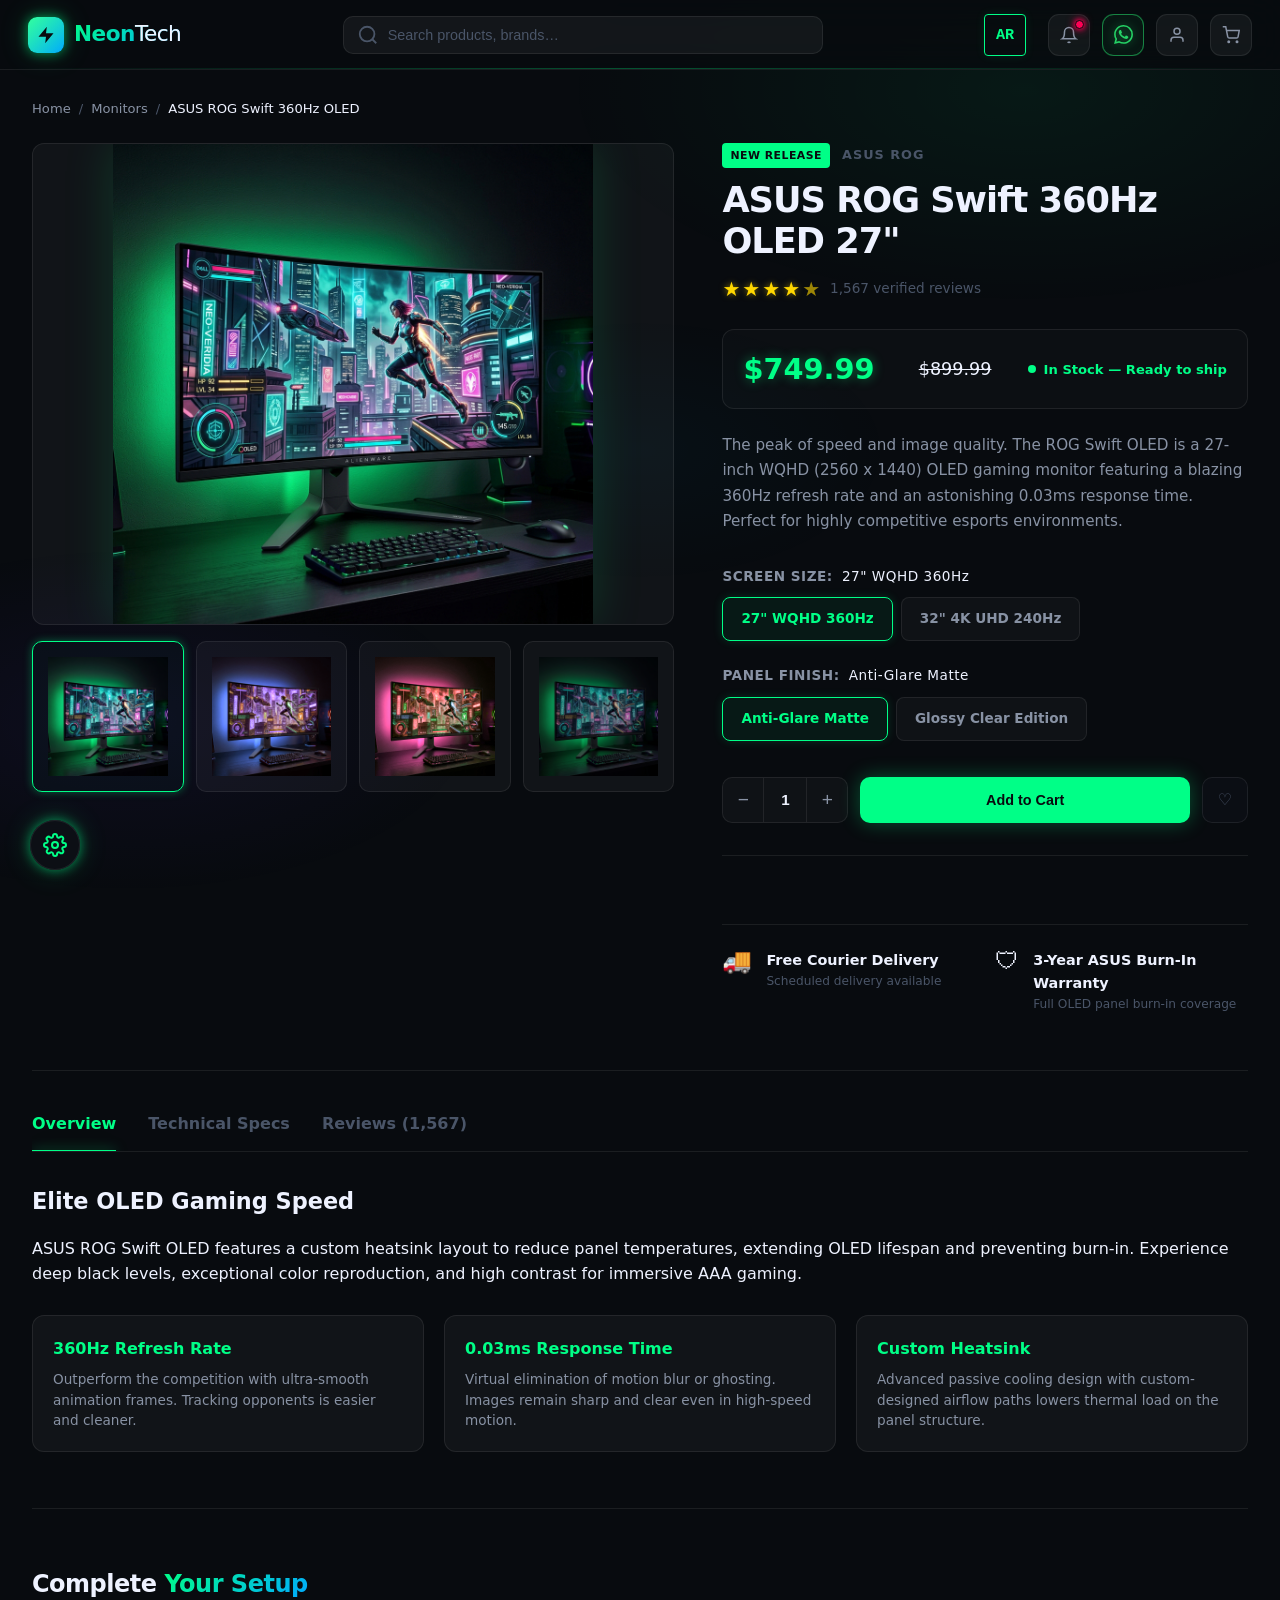
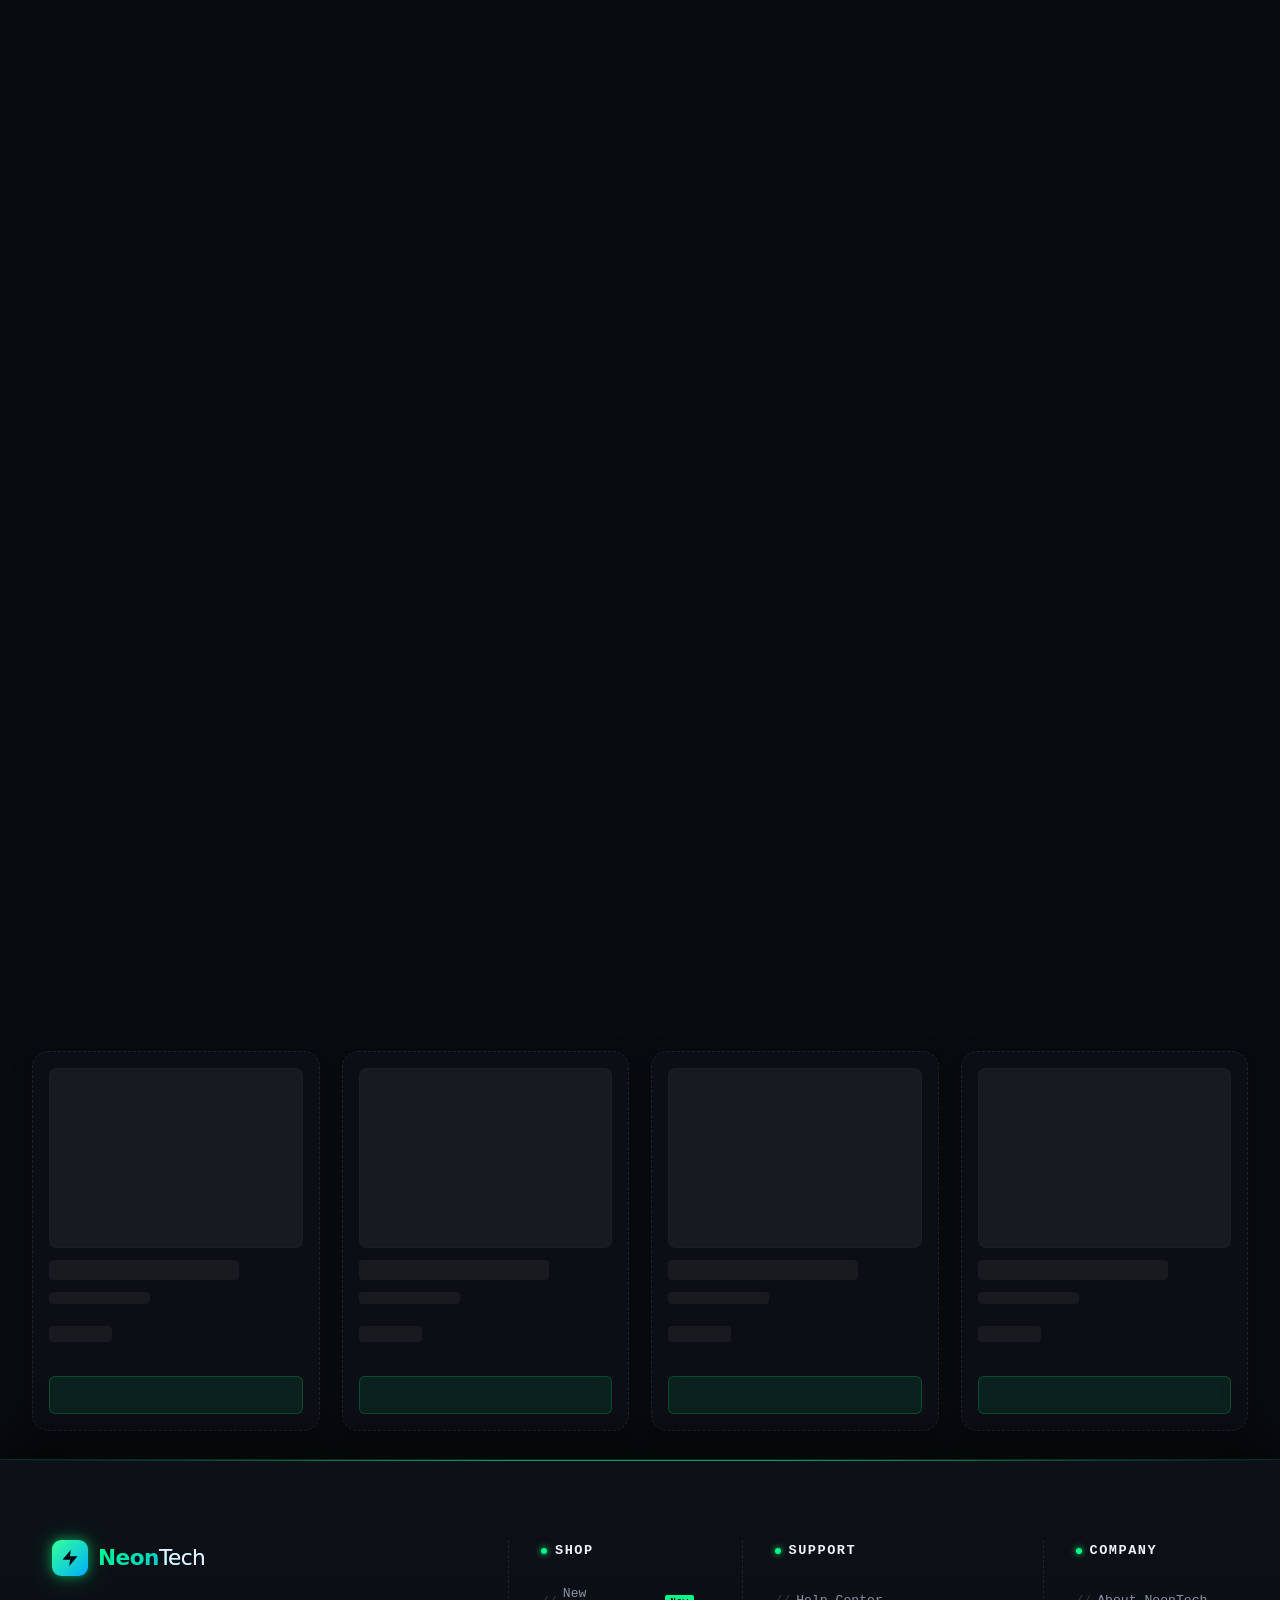
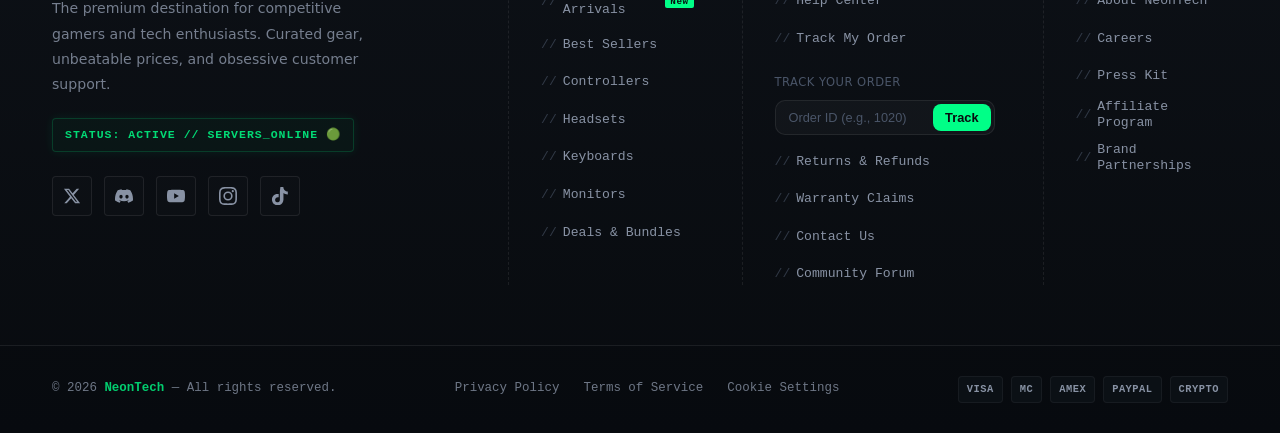
<file: product-monitor.html>
﻿<!DOCTYPE html>
<html lang="en">
<head>
  <meta charset="UTF-8" />
  <meta name="viewport" content="width=device-width, initial-scale=1.0" />
  <title>ASUS ROG Swift 360Hz OLED — NeonTech</title>
  <link rel="stylesheet" href="css/main.css" />
</head>
<body>

  <!-- ═══ Navigation ═══════════════════════════════════════════════ -->
  <header class="nav" role="banner">

    <a href="index.html" class="nav-logo" aria-label="NeonTech Home">
      <div class="logo-icon" aria-hidden="true">
        <svg viewBox="0 0 24 24" xmlns="http://www.w3.org/2000/svg">
          <path d="M13 2L3 14h9l-1 8 10-12h-9l1-8z"/>
        </svg>
      </div>
      <div class="logo-text">Neon<span>Tech</span></div>
    </a>

    <form class="nav-search" role="search" action="index.html" method="GET">
      <svg class="search-icon" viewBox="0 0 24 24" fill="none" stroke="currentColor" stroke-width="2" aria-hidden="true">
        <circle cx="11" cy="11" r="8"/><path d="m21 21-4.35-4.35"/>
      </svg>
      <input type="search" name="q" placeholder="Search products, brands…" aria-label="Search products" />
    </form>

    <nav class="nav-actions" aria-label="Quick actions">
      <a href="#" class="nav-btn" aria-label="Notifications">
        <svg viewBox="0 0 24 24" fill="none" stroke="currentColor" stroke-width="2">
          <path d="M18 8A6 6 0 0 0 6 8c0 7-3 9-3 9h18s-3-2-3-9"/>
          <path d="M13.73 21a2 2 0 0 1-3.46 0"/>
        </svg>
      </a>      <a href="https://wa.me/966500438424?text=Hello%20NeonTech%20Support%2C%20I%20need%20help%20with%20my%20order."
         class="nav-btn whatsapp-btn"
         id="wa-nav-btn"
         aria-label="WhatsApp Support"
         target="_blank"
         rel="noopener noreferrer"
         title="WhatsApp Support">
        <svg viewBox="0 0 24 24" fill="currentColor">
          <path d="M17.472 14.382c-.297-.149-1.758-.867-2.03-.967-.273-.099-.471-.148-.67.15-.197.297-.767.966-.94 1.164-.173.199-.347.223-.644.075-.297-.15-1.255-.463-2.39-1.475-.883-.788-1.48-1.761-1.653-2.059-.173-.297-.018-.458.13-.606.134-.133.298-.347.446-.52.149-.174.198-.298.298-.497.099-.198.05-.371-.025-.52-.075-.149-.669-1.612-.916-2.207-.242-.579-.487-.5-.669-.51-.173-.008-.371-.01-.57-.01-.198 0-.52.074-.792.372-.272.297-1.04 1.016-1.04 2.479 0 1.462 1.065 2.875 1.213 3.074.149.198 2.096 3.2 5.077 4.487.709.306 1.262.489 1.694.625.712.227 1.36.195 1.871.118.571-.085 1.758-.719 2.006-1.413.248-.694.248-1.289.173-1.413-.074-.124-.272-.198-.57-.347m-5.421 7.403h-.004a9.87 9.87 0 0 1-5.031-1.378l-.361-.214-3.741.982.998-3.648-.235-.374a9.86 9.86 0 0 1-1.51-5.26c.001-5.45 4.436-9.884 9.888-9.884 2.64 0 5.122 1.03 6.988 2.898a9.825 9.825 0 0 1 2.893 6.994c-.003 5.45-4.437 9.884-9.885 9.884m8.413-18.297A11.815 11.815 0 0 0 12.05 0C5.495 0 .16 5.335.157 11.892c0 2.096.547 4.142 1.588 5.945L.057 24l6.305-1.654a11.882 11.882 0 0 0 5.683 1.448h.005c6.554 0 11.89-5.335 11.893-11.893a11.821 11.821 0 0 0-3.48-8.413Z"/>
        </svg>
      </a>
      <a href="#" class="nav-btn" aria-label="User account">
        <svg viewBox="0 0 24 24" fill="none" stroke="currentColor" stroke-width="2">
          <path d="M20 21v-2a4 4 0 0 0-4-4H8a4 4 0 0 0-4 4v2"/>
          <circle cx="12" cy="7" r="4"/>
        </svg>
      </a>
      <a href="#" class="nav-btn" aria-label="Shopping cart, 3 items">
        <svg viewBox="0 0 24 24" fill="none" stroke="currentColor" stroke-width="2">
          <circle cx="9" cy="21" r="1"/><circle cx="20" cy="21" r="1"/>
          <path d="M1 1h4l2.68 13.39a2 2 0 0 0 2 1.61h9.72a2 2 0 0 0 2-1.61L23 6H6"/>
        </svg>
        <span class="cart-badge" aria-hidden="true">3</span>
      </a>
    </nav>

  </header>

  <div class="page product-page-layout">

    <main class="main" id="main-content">

      <!-- Breadcrumbs -->
      <nav class="breadcrumbs" aria-label="Breadcrumb">
        <a href="index.html">Home</a>
        <span class="divider">/</span>
        <a href="index.html">Monitors</a>
        <span class="divider">/</span>
        <span class="current">ASUS ROG Swift 360Hz OLED</span>
      </nav>

      <!-- ═══ Product Detail Hero ═════════════════════════════════════ -->
      <div class="p-details-hero">

        <!-- Gallery Column -->
        <div class="p-gallery-col">
          <div class="p-main-image-wrap">
            <img src="./images/monitor.png" id="main-product-img" alt="ASUS ROG Swift 360Hz OLED monitor">
          </div>
          <div class="p-thumb-grid">
            <button class="thumb-btn active" aria-label="View product image 1">
              <img src="./images/monitor.png" alt="ASUS monitor thumbnail 1">
            </button>
            <button class="thumb-btn" aria-label="View product image 2">
              <img src="./images/monitor.png" alt="ASUS monitor thumbnail 2" style="filter: hue-rotate(90deg);">
            </button>
            <button class="thumb-btn" aria-label="View product image 3">
              <img src="./images/monitor.png" alt="ASUS monitor thumbnail 3" style="filter: hue-rotate(180deg);">
            </button>
            <button class="thumb-btn" aria-label="View product image 4">
              <img src="./images/monitor.png" alt="ASUS monitor thumbnail 4" style="filter: brightness(0.7);">
            </button>
          </div>
        </div>

        <!-- Info Column -->
        <div class="p-info-col">
          <div class="p-meta">
            <span class="p-badge-new">New Release</span>
            <span class="p-brand">ASUS ROG</span>
          </div>

          <h1 class="p-title">ASUS ROG Swift 360Hz OLED 27"</h1>
          
          <div class="p-rating-block">
            <div class="stars" aria-label="4.8 out of 5 stars">
              <span class="star filled">&#9733;</span><span class="star filled">&#9733;</span>
              <span class="star filled">&#9733;</span><span class="star filled">&#9733;</span>
              <span class="star half">&#9733;</span>
            </div>
            <span class="p-rating-count">1,567 verified reviews</span>
          </div>

          <div class="p-price-block">
            <span class="p-price">$749.99</span>
            <span class="p-price-old" style="text-decoration: line-through; color: var(--color-text-muted); font-size: 1.1rem; margin-left: 0.5rem;">$899.99</span>
            <span class="p-stock-status"><span class="pulse-dot"></span>In Stock — Ready to ship</span>
          </div>

          <p class="p-desc">
            The peak of speed and image quality. The ROG Swift OLED is a 27-inch WQHD (2560 x 1440) OLED gaming monitor featuring a blazing 360Hz refresh rate and an astonishing 0.03ms response time. Perfect for highly competitive esports environments.
          </p>

          <!-- Selections Form -->
          <form class="p-options-form">

            <!-- Colors -->
            <div class="option-group">
              <span class="option-label">Screen Size: <span class="selected-val">27" WQHD 360Hz</span></span>
              <div class="option-selectors">
                <label class="opt-pill">
                  <input type="radio" name="size-opt" value="27" checked class="opt-radio-hidden" />
                  <span class="opt-pill-btn">27" WQHD 360Hz</span>
                </label>
                <label class="opt-pill">
                  <input type="radio" name="size-opt" value="32" class="opt-radio-hidden" />
                  <span class="opt-pill-btn">32" 4K UHD 240Hz</span>
                </label>
              </div>
            </div>

            <!-- Panel Finish -->
            <div class="option-group">
              <span class="option-label">Panel Finish: <span class="selected-val">Anti-Glare Matte</span></span>
              <div class="option-selectors">
                <label class="opt-pill">
                  <input type="radio" name="finish-opt" value="matte" checked class="opt-radio-hidden" />
                  <span class="opt-pill-btn">Anti-Glare Matte</span>
                </label>
                <label class="opt-pill">
                  <input type="radio" name="finish-opt" value="glossy" class="opt-radio-hidden" />
                  <span class="opt-pill-btn">Glossy Clear Edition</span>
                </label>
              </div>
            </div>

            <!-- Quantity & Cart Actions -->
            <div class="cart-actions-row">
              <div class="qty-selector">
                <button type="button" class="qty-btn" onclick="this.nextElementSibling.stepDown()" aria-label="Decrease quantity">&minus;</button>
                <input type="number" class="qty-input" value="1" min="1" max="10" aria-label="Product quantity" />
                <button type="button" class="qty-btn" onclick="this.previousElementSibling.stepUp()" aria-label="Increase quantity">&plus;</button>
              </div>
              
              <button type="submit" class="btn-primary p-add-cart-btn">
                <span>Add to Cart</span>
              </button>

              <label class="card-wishlist p-wishlist-btn" aria-label="Add to wishlist">
                <input type="checkbox" class="wishlist-checkbox-hidden" />
                <span class="heart-icon">&#9825;</span>
              </label>
            </div>

          </form>

          <!-- Shipping info / trust tags -->
          <div class="trust-tags">
            <div class="tag-item">
              <span class="tag-icon">&#128666;</span>
              <div>
                <div class="tag-title">Free Courier Delivery</div>
                <div class="tag-sub">Scheduled delivery available</div>
              </div>
            </div>
            <div class="tag-item">
              <span class="tag-icon">&#128737;</span>
              <div>
                <div class="tag-title">3-Year ASUS Burn-In Warranty</div>
                <div class="tag-sub">Full OLED panel burn-in coverage</div>
              </div>
            </div>
          </div>

        </div>

      </div><!-- /p-details-hero -->


      <!-- ═══ Tabs Section (Pure CSS Toggling) ════════════════════════ -->
      <section class="p-tabs-section" aria-label="Product details details">
        
        <!-- Tab Inputs -->
        <input type="radio" name="details-tabs" id="tab-overview" class="tab-input" checked />
        <input type="radio" name="details-tabs" id="tab-specs" class="tab-input" />
        <input type="radio" name="details-tabs" id="tab-reviews" class="tab-input" />

        <!-- Tab Labels -->
        <div class="tab-labels-container">
          <label for="tab-overview" class="tab-label-btn">Overview</label>
          <label for="tab-specs" class="tab-label-btn">Technical Specs</label>
          <label for="tab-reviews" class="tab-label-btn">Reviews (1,567)</label>
        </div>

        <!-- Tab Contents -->
        <div class="tab-contents-wrap">

          <!-- Overview Tab -->
          <article class="tab-content overview-content">
            <h2 class="content-title">Elite OLED Gaming Speed</h2>
            <p>
              ASUS ROG Swift OLED features a custom heatsink layout to reduce panel temperatures, extending OLED lifespan and preventing burn-in. Experience deep black levels, exceptional color reproduction, and high contrast for immersive AAA gaming.
            </p>
            <div class="features-grid">
              <div class="feature-card">
                <h3 class="f-card-title">360Hz Refresh Rate</h3>
                <p class="f-card-text">Outperform the competition with ultra-smooth animation frames. Tracking opponents is easier and cleaner.</p>
              </div>
              <div class="feature-card">
                <h3 class="f-card-title">0.03ms Response Time</h3>
                <p class="f-card-text">Virtual elimination of motion blur or ghosting. Images remain sharp and clear even in high-speed motion.</p>
              </div>
              <div class="feature-card">
                <h3 class="f-card-title">Custom Heatsink</h3>
                <p class="f-card-text">Advanced passive cooling design with custom-designed airflow paths lowers thermal load on the panel structure.</p>
              </div>
            </div>
          </article>

          <!-- Technical Specs Tab -->
          <article class="tab-content specs-content">
            <h2 class="content-title">Technical Specifications</h2>
            <table class="specs-table">
              <tbody>
                <tr>
                  <th>Brand</th>
                  <td>ASUS ROG</td>
                </tr>
                <tr>
                  <th>Model</th>
                  <td>Swift OLED PG27AQDM</td>
                </tr>
                <tr>
                  <th>Screen Size</th>
                  <td>27-inch Flat (68.4 cm diagonal)</td>
                </tr>
                <tr>
                  <th>Resolution</th>
                  <td>2560 x 1440 (WQHD) - 16:9 Aspect Ratio</td>
                </tr>
                <tr>
                  <th>Panel Type</th>
                  <td>OLED Panel</td>
                </tr>
                <tr>
                  <th>Refresh Rate</th>
                  <td>360 Hz</td>
                </tr>
                <tr>
                  <th>Response Time</th>
                  <td>0.03 ms (Gray-to-Gray)</td>
                </tr>
                <tr>
                  <th>Connectivity</th>
                  <td>2x HDMI 2.1 / 1x DisplayPort 1.4 / USB Hub</td>
                </tr>
                <tr>
                  <th>HDR Support</th>
                  <td>HDR10 compliant, 1000 nits Peak Brightness</td>
                </tr>
                <tr>
                  <th>VRR Support</th>
                  <td>G-SYNC Compatible / FreeSync Premium Pro</td>
                </tr>
                <tr>
                  <th>Weight</th>
                  <td>6.9 kg (with stand)</td>
                </tr>
              </tbody>
            </table>
          </article>

          <!-- Reviews Tab -->
          <article class="tab-content reviews-content">
            
            <div class="reviews-summary-row">
              <div class="score-box">
                <span class="score-number">4.8</span>
                <span class="stars">
                  <span class="star filled">&#9733;</span><span class="star filled">&#9733;</span>
                  <span class="star filled">&#9733;</span><span class="star filled">&#9733;</span>
                  <span class="star half">&#9733;</span>
                </span>
                <span class="score-sub">Based on 1,567 verified buyer ratings</span>
              </div>
              <div class="score-breakdown">
                <div class="bar-row">
                  <span>5 stars</span>
                  <div class="rating-bar"><div class="fill-bar" style="width: 86%;"></div></div>
                  <span>86%</span>
                </div>
                <div class="bar-row">
                  <span>4 stars</span>
                  <div class="rating-bar"><div class="fill-bar" style="width: 9%;"></div></div>
                  <span>9%</span>
                </div>
                <div class="bar-row">
                  <span>3 stars</span>
                  <div class="rating-bar"><div class="fill-bar" style="width: 3%;"></div></div>
                  <span>3%</span>
                </div>
                <div class="bar-row">
                  <span>2 stars</span>
                  <div class="rating-bar"><div class="fill-bar" style="width: 1%;"></div></div>
                  <span>1%</span>
                </div>
                <div class="bar-row">
                  <span>1 star</span>
                  <div class="rating-bar"><div class="fill-bar" style="width: 1%;"></div></div>
                  <span>1%</span>
                </div>
              </div>
            </div>

            <!-- Review Items -->
            <div class="reviews-list">
              
              <div class="review-item">
                <div class="review-header">
                  <div>
                    <span class="author-name">Nathan W.</span>
                    <span class="badge-verified">Verified Buyer</span>
                  </div>
                  <span class="review-date">May 28, 2026</span>
                </div>
                <div class="stars">
                  <span class="star filled">&#9733;</span><span class="star filled">&#9733;</span>
                  <span class="star filled">&#9733;</span><span class="star filled">&#9733;</span>
                  <span class="star filled">&#9733;</span>
                </div>
                <h4 class="review-title">Best display for gaming, period.</h4>
                <p class="review-text">
                  The colors and response time are out of this world. Coming from an IPS 240Hz screen, this feels like a massive leap. Absolute blacks look stunning in HDR games.
                </p>
              </div>

              <div class="review-item">
                <div class="review-header">
                  <div>
                    <span class="author-name">Elena K.</span>
                    <span class="badge-verified">Verified Buyer</span>
                  </div>
                  <span class="review-date">May 02, 2026</span>
                </div>
                <div class="stars">
                  <span class="star filled">&#9733;</span><span class="star filled">&#9733;</span>
                  <span class="star filled">&#9733;</span><span class="star filled">&#9733;</span>
                  <span class="star">&#9733;</span>
                </div>
                <h4 class="review-title">Extremely fast, but needs a dark room</h4>
                <p class="review-text">
                  OLED is gorgeous, response speed is phenomenal. Screen brightness is very high in HDR, though it could reflect a bit if you have a bright window behind you. Fantastic product.
                </p>
              </div>

            </div>

          </article>

        </div>

      </section><!-- /p-tabs-section -->


      <!-- ═══ Related Products Section ═══════════════════════════════ -->
      <section class="related-products-section">
        <h2 class="section-title-label">Complete <span>Your Setup</span></h2>
        
        <div class="product-grid">

          <!-- Card 1 — Razer Controller -->
          <article class="product-card">
            <span class="card-badge badge-new">New</span>
            <label class="card-wishlist" aria-label="Add to wishlist">
              <input type="checkbox" class="wishlist-checkbox-hidden" />
              <span class="heart-icon">&#9825;</span>
            </label>
            <div class="card-image" aria-hidden="true">
              <a href="product-controller.html"><img src="./images/controller.png" alt="Razer Wolverine V3 Pro Wireless"></a>
            </div>
            <div class="card-body">
              <div class="card-category">Controllers</div>
              <h3 class="card-title"><a href="product-controller.html">Razer Wolverine V3 Pro Wireless</a></h3>
              <div class="card-rating">
                <div class="stars" aria-label="4.8 out of 5 stars">
                  <span class="star filled">&#9733;</span><span class="star filled">&#9733;</span>
                  <span class="star filled">&#9733;</span><span class="star filled">&#9733;</span>
                  <span class="star half">&#9733;</span>
                </div>
                <span class="rating-count">(2,341)</span>
              </div>
            </div>
            <div class="card-footer">
              <div class="card-pricing">
                <span class="price-original">$199.99</span>
                <span class="price-current">$159.99</span>
              </div>
              <button class="btn-cart"><span>Add to Cart</span></button>
            </div>
          </article>

          <!-- Card 3 — SteelSeries Headset -->
          <article class="product-card">
            <span class="card-badge badge-hot">Hot</span>
            <label class="card-wishlist" aria-label="Add to wishlist">
              <input type="checkbox" class="wishlist-checkbox-hidden" />
              <span class="heart-icon">&#9825;</span>
            </label>
            <div class="card-image" aria-hidden="true">
              <a href="product-headset.html"><img src="./images/headset.png" alt="SteelSeries Arctis Nova Pro Wireless"></a>
            </div>
            <div class="card-body">
              <div class="card-category">Headsets</div>
              <h3 class="card-title"><a href="product-headset.html">SteelSeries Arctis Nova Pro Wireless</a></h3>
              <div class="card-rating">
                <div class="stars" aria-label="4.9 out of 5 stars">
                  <span class="star filled">&#9733;</span><span class="star filled">&#9733;</span>
                  <span class="star filled">&#9733;</span><span class="star filled">&#9733;</span>
                  <span class="star filled">&#9733;</span>
                </div>
                <span class="rating-count">(5,812)</span>
              </div>
            </div>
            <div class="card-footer">
              <div class="card-pricing">
                <span class="price-original">$349.99</span>
                <span class="price-current">$279.99</span>
              </div>
              <button class="btn-cart"><span>Add to Cart</span></button>
            </div>
          </article>

          <!-- Card 7 — Razer Mouse -->
          <article class="product-card">
            <span class="card-badge badge-sale">-30%</span>
            <label class="card-wishlist" aria-label="Add to wishlist">
              <input type="checkbox" class="wishlist-checkbox-hidden" />
              <span class="heart-icon">&#9825;</span>
            </label>
            <div class="card-image" aria-hidden="true">
              <a href="product-mouse.html"><img src="./images/mouse.png" alt="Razer DeathAdder V3 HyperSpeed"></a>
            </div>
            <div class="card-body">
              <div class="card-category">Mice</div>
              <h3 class="card-title"><a href="product-mouse.html">Razer DeathAdder V3 HyperSpeed</a></h3>
              <div class="card-rating">
                <div class="stars" aria-label="4.6 out of 5 stars">
                  <span class="star filled">&#9733;</span><span class="star filled">&#9733;</span>
                  <span class="star filled">&#9733;</span><span class="star filled">&#9733;</span>
                  <span class="star half">&#9733;</span>
                </div>
                <span class="rating-count">(7,104)</span>
              </div>
            </div>
            <div class="card-footer">
              <div class="card-pricing">
                <span class="price-original">$99.99</span>
                <span class="price-current">$69.99</span>
              </div>
              <button class="btn-cart"><span>Add to Cart</span></button>
            </div>
          </article>

        </div>
      </section>

    </main>

  </div><!-- /page -->

  <!-- ═══ Rich Footer ════════════════════════════════════════════════ -->
  <footer class="site-footer" role="contentinfo">

    <div class="footer-top">

      <div>
        <div class="footer-brand-logo">
          <a href="index.html" class="nav-logo" aria-label="NeonTech Home" style="display:inline-flex;">
            <div class="logo-icon" aria-hidden="true">
              <svg viewBox="0 0 24 24" xmlns="http://www.w3.org/2000/svg">
                <path d="M13 2L3 14h9l-1 8 10-12h-9l1-8z"/>
              </svg>
            </div>
            <div class="logo-text">Neon<span>Tech</span></div>
          </a>
        </div>
        <p class="footer-brand-desc">
          The premium destination for competitive gamers and tech enthusiasts.
          Curated gear, unbeatable prices, and obsessive customer support.
        </p>
        <div class="footer-socials">
          <a href="#" class="social-btn" aria-label="Twitter / X">X</a>
          <a href="#" class="social-btn" aria-label="Discord">DC</a>
          <a href="#" class="social-btn" aria-label="YouTube">YT</a>
          <a href="#" class="social-btn" aria-label="Instagram">IG</a>
          <a href="#" class="social-btn" aria-label="TikTok">TK</a>
        </div>
      </div>

      <div>
        <h3 class="footer-col-title">Shop</h3>
        <ul class="footer-links">
          <li><a href="index.html">New Arrivals <span class="new-tag">New</span></a></li>
          <li><a href="index.html">Best Sellers</a></li>
          <li><a href="index.html">Controllers</a></li>
          <li><a href="index.html">Headsets</a></li>
          <li><a href="index.html">Keyboards</a></li>
          <li><a href="index.html">Monitors</a></li>
          <li><a href="index.html">Deals &amp; Bundles</a></li>
        </ul>
      </div>

      <div>
        <h3 class="footer-col-title">Support</h3>
        <ul class="footer-links">
          <li><a href="#">Help Center</a></li>
          <li><a href="#">Track My Order</a></li>
          <li><a href="#">Returns &amp; Refunds</a></li>
          <li><a href="#">Warranty Claims</a></li>
          <li><a href="#">Contact Us</a></li>
          <li><a href="#">Community Forum</a></li>
        </ul>
      </div>

      <div>
        <h3 class="footer-col-title">Company</h3>
        <ul class="footer-links">
          <li><a href="#">About NeonTech</a></li>
          <li><a href="#">Careers</a></li>
          <li><a href="#">Press Kit</a></li>
          <li><a href="#">Affiliate Program</a></li>
          <li><a href="#">Brand Partnerships</a></li>
        </ul>
      </div>

    </div><!-- /footer-top -->

    <div class="footer-bottom">
      <p class="footer-copy">
        &copy; 2026 <a href="index.html">NeonTech</a> &mdash; All rights reserved.
      </p>
      <div class="footer-bottom-links">
        <a href="#">Privacy Policy</a>
        <a href="#">Terms of Service</a>
        <a href="#">Cookie Settings</a>
      </div>
      <div class="footer-payments" aria-label="Accepted payment methods">
        <span class="pay-badge">VISA</span>
        <span class="pay-badge">MC</span>
        <span class="pay-badge">AMEX</span>
        <span class="pay-badge">PayPal</span>
        <span class="pay-badge">Crypto</span>
      </div>
    </div>

  </footer>

  <!-- ═══ Cart Drawer (Hidden by default, show with class .open) ═══ -->
  <div class="cart-drawer" id="cart-drawer" role="dialog" aria-modal="true" aria-label="Shopping Cart">
    <div class="cart-drawer-overlay" id="cart-overlay"></div>
    <div class="cart-drawer-content">
      <div class="cart-drawer-header">
        <h2 class="cart-title" style="font-size:1.3rem;">Your <span>Gear Cart</span></h2>
        <button class="cart-close-btn" id="cart-close" aria-label="Close cart">&times;</button>
      </div>
      <div class="cart-drawer-items" id="cart-items-container">
        <!-- Dynamic items will go here -->
        <div class="cart-empty-state">
          <span class="empty-icon">&#128722;</span>
          <p>Your cart is empty</p>
          <a href="#" class="btn-primary" id="cart-shop-now" style="text-align: center; text-decoration: none; display: inline-block; margin-top: 15px; padding: 10px 20px;">Shop Now</a>
        </div>
      </div>
      <div class="cart-drawer-footer">
        <div class="cart-summary-row">
          <span>Subtotal</span>
          <span id="cart-subtotal">$0.00</span>
        </div>
        <div class="cart-summary-row">
          <span>Shipping</span>
          <span class="text-neon" style="color: var(--neon); font-weight: bold;">FREE</span>
        </div>
        <div class="cart-total-row">
          <span>Total</span>
          <span id="cart-total">$0.00</span>
        </div>
        <button class="btn-primary checkout-btn" id="checkout-btn">Proceed to Checkout</button>
      </div>
    </div>
  </div>

  <script src="main.js"></script>
</body>
</html>
</file>
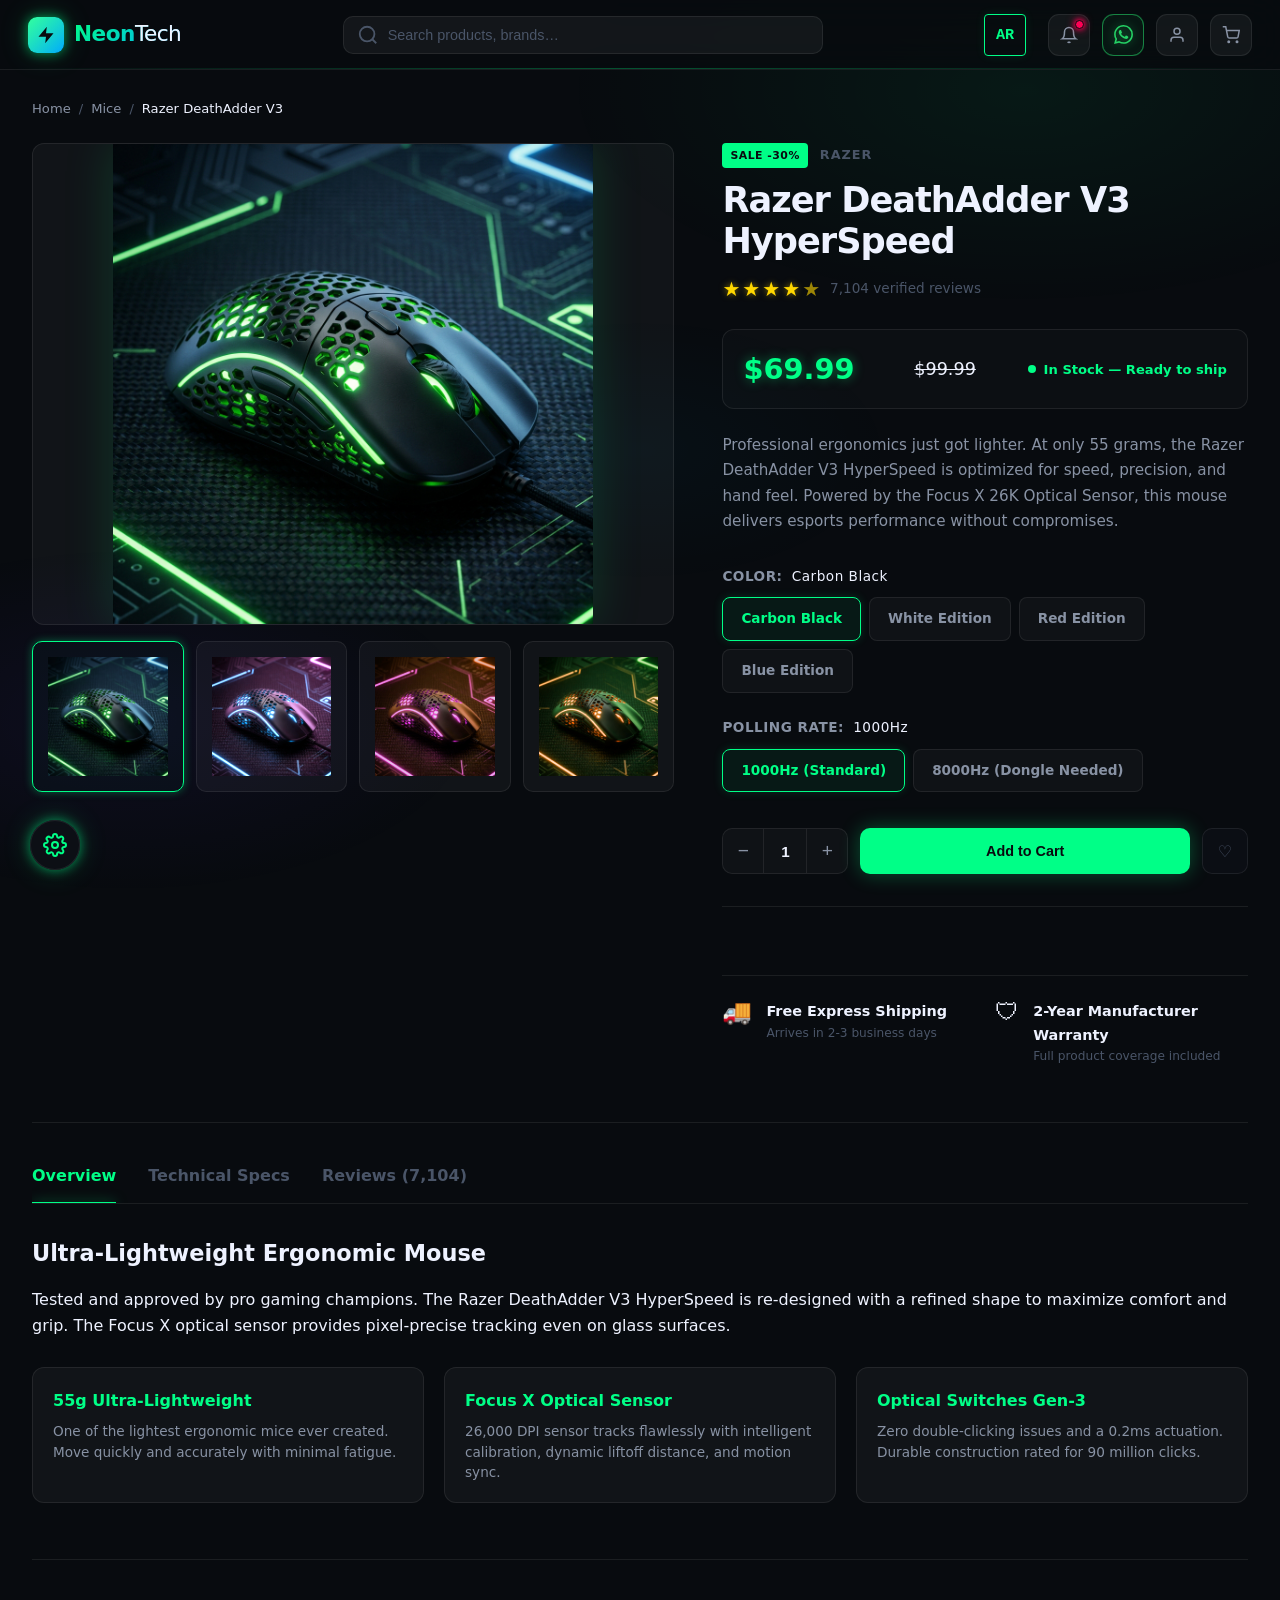
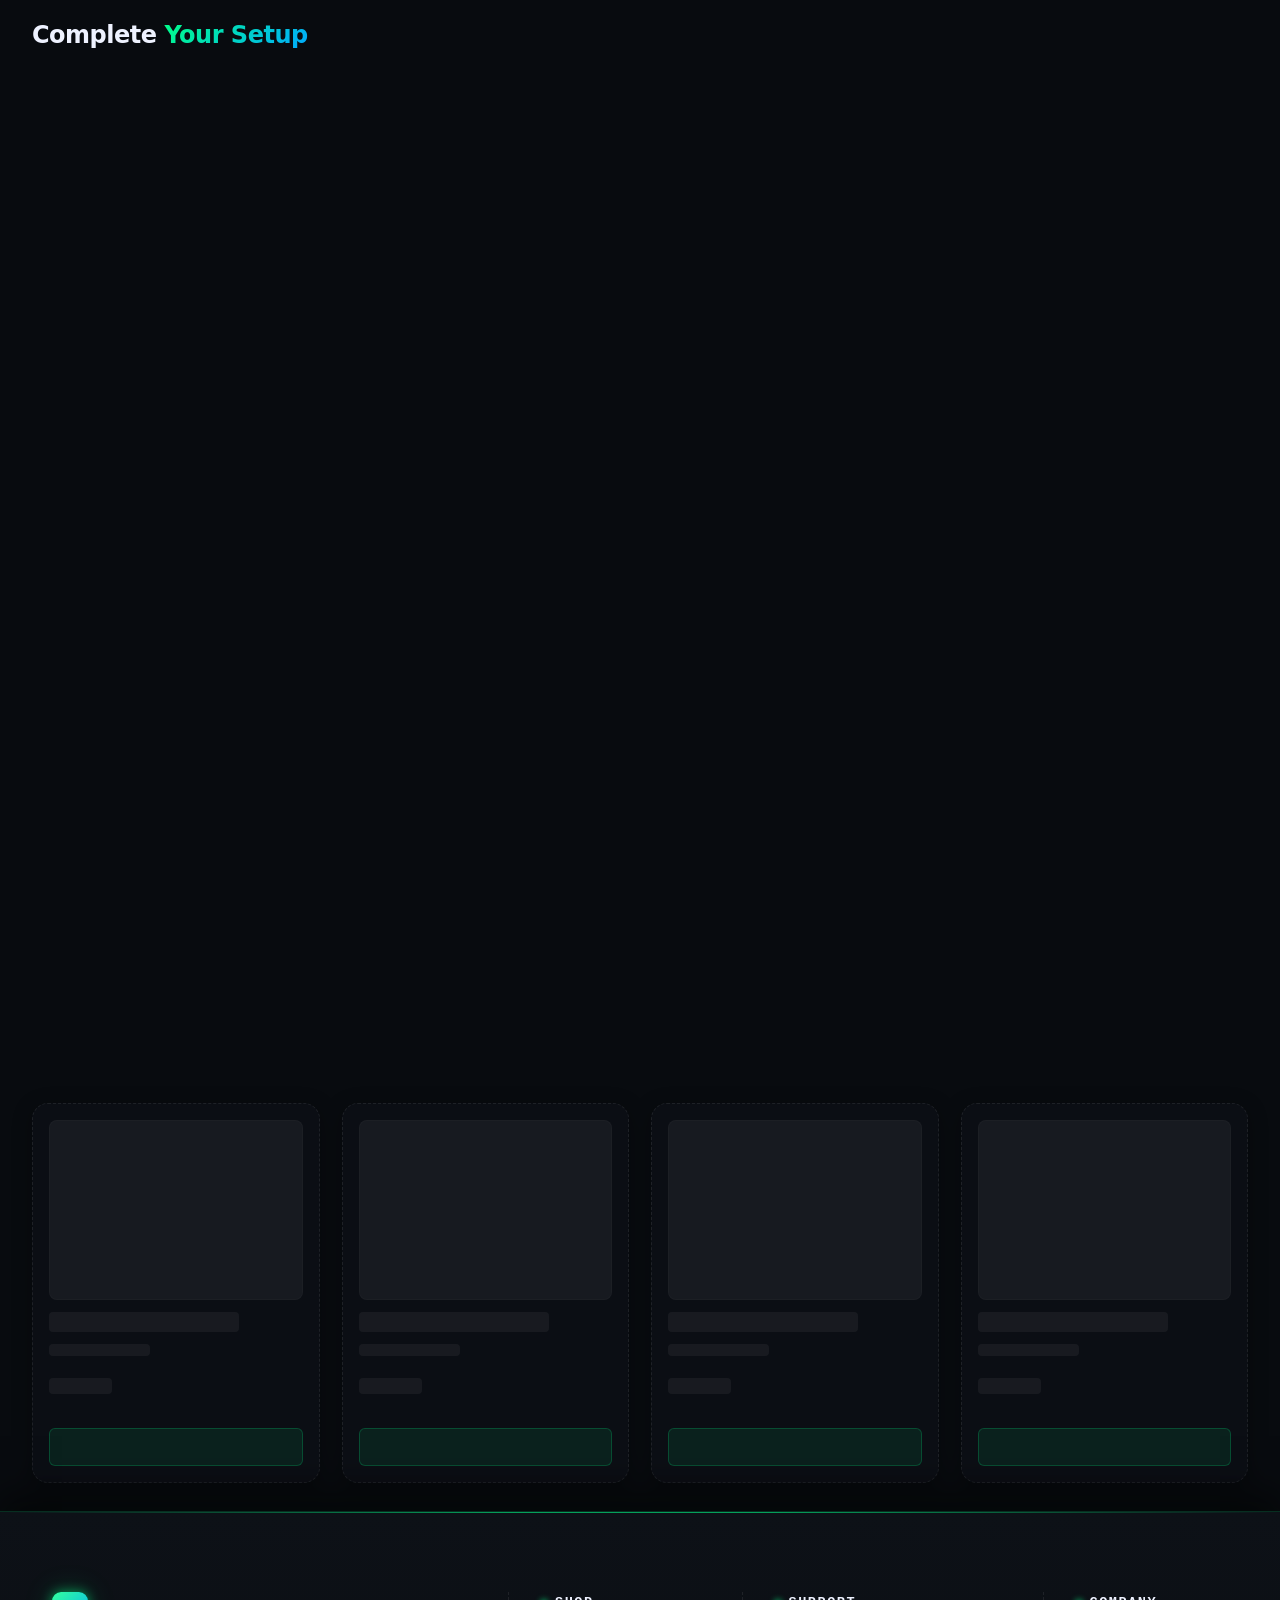
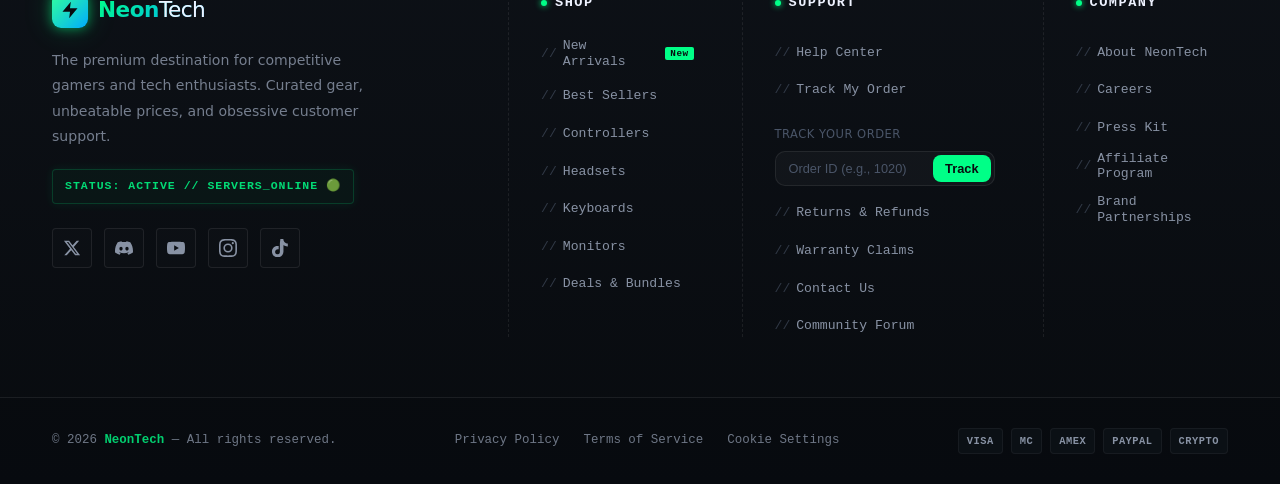
<file: product-mouse.html>
﻿<!DOCTYPE html>
<html lang="en">
<head>
  <meta charset="UTF-8" />
  <meta name="viewport" content="width=device-width, initial-scale=1.0" />
  <title>Razer DeathAdder V3 HyperSpeed — NeonTech</title>
  <link rel="stylesheet" href="css/main.css" />
</head>
<body>

  <!-- ═══ Navigation ═══════════════════════════════════════════════ -->
  <header class="nav" role="banner">

    <a href="index.html" class="nav-logo" aria-label="NeonTech Home">
      <div class="logo-icon" aria-hidden="true">
        <svg viewBox="0 0 24 24" xmlns="http://www.w3.org/2000/svg">
          <path d="M13 2L3 14h9l-1 8 10-12h-9l1-8z"/>
        </svg>
      </div>
      <div class="logo-text">Neon<span>Tech</span></div>
    </a>

    <form class="nav-search" role="search" action="index.html" method="GET">
      <svg class="search-icon" viewBox="0 0 24 24" fill="none" stroke="currentColor" stroke-width="2" aria-hidden="true">
        <circle cx="11" cy="11" r="8"/><path d="m21 21-4.35-4.35"/>
      </svg>
      <input type="search" name="q" placeholder="Search products, brands…" aria-label="Search products" />
    </form>

    <nav class="nav-actions" aria-label="Quick actions">
      <a href="#" class="nav-btn" aria-label="Notifications">
        <svg viewBox="0 0 24 24" fill="none" stroke="currentColor" stroke-width="2">
          <path d="M18 8A6 6 0 0 0 6 8c0 7-3 9-3 9h18s-3-2-3-9"/>
          <path d="M13.73 21a2 2 0 0 1-3.46 0"/>
        </svg>
      </a>      <a href="https://wa.me/966500438424?text=Hello%20NeonTech%20Support%2C%20I%20need%20help%20with%20my%20order."
         class="nav-btn whatsapp-btn"
         id="wa-nav-btn"
         aria-label="WhatsApp Support"
         target="_blank"
         rel="noopener noreferrer"
         title="WhatsApp Support">
        <svg viewBox="0 0 24 24" fill="currentColor">
          <path d="M17.472 14.382c-.297-.149-1.758-.867-2.03-.967-.273-.099-.471-.148-.67.15-.197.297-.767.966-.94 1.164-.173.199-.347.223-.644.075-.297-.15-1.255-.463-2.39-1.475-.883-.788-1.48-1.761-1.653-2.059-.173-.297-.018-.458.13-.606.134-.133.298-.347.446-.52.149-.174.198-.298.298-.497.099-.198.05-.371-.025-.52-.075-.149-.669-1.612-.916-2.207-.242-.579-.487-.5-.669-.51-.173-.008-.371-.01-.57-.01-.198 0-.52.074-.792.372-.272.297-1.04 1.016-1.04 2.479 0 1.462 1.065 2.875 1.213 3.074.149.198 2.096 3.2 5.077 4.487.709.306 1.262.489 1.694.625.712.227 1.36.195 1.871.118.571-.085 1.758-.719 2.006-1.413.248-.694.248-1.289.173-1.413-.074-.124-.272-.198-.57-.347m-5.421 7.403h-.004a9.87 9.87 0 0 1-5.031-1.378l-.361-.214-3.741.982.998-3.648-.235-.374a9.86 9.86 0 0 1-1.51-5.26c.001-5.45 4.436-9.884 9.888-9.884 2.64 0 5.122 1.03 6.988 2.898a9.825 9.825 0 0 1 2.893 6.994c-.003 5.45-4.437 9.884-9.885 9.884m8.413-18.297A11.815 11.815 0 0 0 12.05 0C5.495 0 .16 5.335.157 11.892c0 2.096.547 4.142 1.588 5.945L.057 24l6.305-1.654a11.882 11.882 0 0 0 5.683 1.448h.005c6.554 0 11.89-5.335 11.893-11.893a11.821 11.821 0 0 0-3.48-8.413Z"/>
        </svg>
      </a>
      <a href="#" class="nav-btn" aria-label="User account">
        <svg viewBox="0 0 24 24" fill="none" stroke="currentColor" stroke-width="2">
          <path d="M20 21v-2a4 4 0 0 0-4-4H8a4 4 0 0 0-4 4v2"/>
          <circle cx="12" cy="7" r="4"/>
        </svg>
      </a>
      <a href="#" class="nav-btn" aria-label="Shopping cart, 3 items">
        <svg viewBox="0 0 24 24" fill="none" stroke="currentColor" stroke-width="2">
          <circle cx="9" cy="21" r="1"/><circle cx="20" cy="21" r="1"/>
          <path d="M1 1h4l2.68 13.39a2 2 0 0 0 2 1.61h9.72a2 2 0 0 0 2-1.61L23 6H6"/>
        </svg>
        <span class="cart-badge" aria-hidden="true">3</span>
      </a>
    </nav>

  </header>

  <div class="page product-page-layout">

    <main class="main" id="main-content">

      <!-- Breadcrumbs -->
      <nav class="breadcrumbs" aria-label="Breadcrumb">
        <a href="index.html">Home</a>
        <span class="divider">/</span>
        <a href="index.html">Mice</a>
        <span class="divider">/</span>
        <span class="current">Razer DeathAdder V3</span>
      </nav>

      <!-- ═══ Product Detail Hero ═════════════════════════════════════ -->
      <div class="p-details-hero">

        <!-- Gallery Column -->
        <div class="p-gallery-col">
          <div class="p-main-image-wrap">
            <img src="./images/mouse.png" class="p-main-img img-carbon" alt="Razer DeathAdder V3 HyperSpeed - Carbon Black">
            <img src="./images/mouse.png" class="p-main-img img-white" alt="Razer DeathAdder V3 HyperSpeed - White Edition" style="filter: hue-rotate(90deg) brightness(1.2);">
            <img src="./images/mouse.png" class="p-main-img img-red" alt="Razer DeathAdder V3 HyperSpeed - Red Edition" style="filter: hue-rotate(180deg) saturate(1.5) brightness(0.9);">
            <img src="./images/mouse.png" class="p-main-img img-blue" alt="Razer DeathAdder V3 HyperSpeed - Blue Edition" style="filter: hue-rotate(270deg) saturate(1.2);">
          </div>
          <div class="p-thumb-grid">
            <label for="mouse-color-carbon" class="thumb-btn" aria-label="View product image 1">
              <img src="./images/mouse.png" alt="Razer DeathAdder thumbnail 1">
            </label>
            <label for="mouse-color-white" class="thumb-btn" aria-label="View product image 2">
              <img src="./images/mouse.png" alt="Razer DeathAdder thumbnail 2" style="filter: hue-rotate(90deg) brightness(1.2);">
            </label>
            <label for="mouse-color-red" class="thumb-btn" aria-label="View product image 3">
              <img src="./images/mouse.png" alt="Razer DeathAdder thumbnail 3" style="filter: hue-rotate(180deg) saturate(1.5) brightness(0.9);">
            </label>
            <label for="mouse-color-blue" class="thumb-btn" aria-label="View product image 4">
              <img src="./images/mouse.png" alt="Razer DeathAdder thumbnail 4" style="filter: hue-rotate(270deg) saturate(1.2);">
            </label>
          </div>
        </div>

        <!-- Info Column -->
        <div class="p-info-col">
          <div class="p-meta">
            <span class="p-badge-new">Sale -30%</span>
            <span class="p-brand">Razer</span>
          </div>

          <h1 class="p-title">Razer DeathAdder V3 HyperSpeed</h1>
          
          <div class="p-rating-block">
            <div class="stars" aria-label="4.6 out of 5 stars">
              <span class="star filled">&#9733;</span><span class="star filled">&#9733;</span>
              <span class="star filled">&#9733;</span><span class="star filled">&#9733;</span>
              <span class="star half">&#9733;</span>
            </div>
            <span class="p-rating-count">7,104 verified reviews</span>
          </div>

          <div class="p-price-block">
            <span class="p-price">$69.99</span>
            <span class="p-price-old" style="text-decoration: line-through; color: var(--color-text-muted); font-size: 1.1rem; margin-left: 0.5rem;">$99.99</span>
            <span class="p-stock-status"><span class="pulse-dot"></span>In Stock — Ready to ship</span>
          </div>

          <p class="p-desc">
            Professional ergonomics just got lighter. At only 55 grams, the Razer DeathAdder V3 HyperSpeed is optimized for speed, precision, and hand feel. Powered by the Focus X 26K Optical Sensor, this mouse delivers esports performance without compromises.
          </p>

          <!-- Selections Form -->
          <form class="p-options-form">

            <!-- Colors -->
            <div class="option-group">
              <span class="option-label">Color: <span class="selected-val">Carbon Black</span></span>
              <div class="option-selectors">
                <label class="opt-pill">
                  <input type="radio" id="mouse-color-carbon" name="color-opt" value="carbon" checked class="opt-radio-hidden" onchange="this.closest('.option-group').querySelector('.selected-val').textContent = 'Carbon Black'" />
                  <span class="opt-pill-btn">Carbon Black</span>
                </label>
                <label class="opt-pill">
                  <input type="radio" id="mouse-color-white" name="color-opt" value="white" class="opt-radio-hidden" onchange="this.closest('.option-group').querySelector('.selected-val').textContent = 'White Edition'" />
                  <span class="opt-pill-btn">White Edition</span>
                </label>
                <label class="opt-pill">
                  <input type="radio" id="mouse-color-red" name="color-opt" value="red" class="opt-radio-hidden" onchange="this.closest('.option-group').querySelector('.selected-val').textContent = 'Red Edition'" />
                  <span class="opt-pill-btn">Red Edition</span>
                </label>
                <label class="opt-pill">
                  <input type="radio" id="mouse-color-blue" name="color-opt" value="blue" class="opt-radio-hidden" onchange="this.closest('.option-group').querySelector('.selected-val').textContent = 'Blue Edition'" />
                  <span class="opt-pill-btn">Blue Edition</span>
                </label>
              </div>
            </div>

            <!-- Polling Rate -->
            <div class="option-group">
              <span class="option-label">Polling Rate: <span class="selected-val">1000Hz</span></span>
              <div class="option-selectors">
                <label class="opt-pill">
                  <input type="radio" name="polling-opt" value="1000" checked class="opt-radio-hidden" />
                  <span class="opt-pill-btn">1000Hz (Standard)</span>
                </label>
                <label class="opt-pill">
                  <input type="radio" name="polling-opt" value="8000" class="opt-radio-hidden" />
                  <span class="opt-pill-btn">8000Hz (Dongle Needed)</span>
                </label>
              </div>
            </div>

            <!-- Quantity & Cart Actions -->
            <div class="cart-actions-row">
              <div class="qty-selector">
                <button type="button" class="qty-btn" onclick="this.nextElementSibling.stepDown()" aria-label="Decrease quantity">&minus;</button>
                <input type="number" class="qty-input" value="1" min="1" max="10" aria-label="Product quantity" />
                <button type="button" class="qty-btn" onclick="this.previousElementSibling.stepUp()" aria-label="Increase quantity">&plus;</button>
              </div>
              
              <button type="submit" class="btn-primary p-add-cart-btn">
                <span>Add to Cart</span>
              </button>

              <label class="card-wishlist p-wishlist-btn" aria-label="Add to wishlist">
                <input type="checkbox" class="wishlist-checkbox-hidden" />
                <span class="heart-icon">&#9825;</span>
              </label>
            </div>

          </form>

          <!-- Shipping info / trust tags -->
          <div class="trust-tags">
            <div class="tag-item">
              <span class="tag-icon">&#128666;</span>
              <div>
                <div class="tag-title">Free Express Shipping</div>
                <div class="tag-sub">Arrives in 2-3 business days</div>
              </div>
            </div>
            <div class="tag-item">
              <span class="tag-icon">&#128737;</span>
              <div>
                <div class="tag-title">2-Year Manufacturer Warranty</div>
                <div class="tag-sub">Full product coverage included</div>
              </div>
            </div>
          </div>

        </div>

      </div><!-- /p-details-hero -->


      <!-- ═══ Tabs Section (Pure CSS Toggling) ════════════════════════ -->
      <section class="p-tabs-section" aria-label="Product details details">
        
        <!-- Tab Inputs -->
        <input type="radio" name="details-tabs" id="tab-overview" class="tab-input" checked />
        <input type="radio" name="details-tabs" id="tab-specs" class="tab-input" />
        <input type="radio" name="details-tabs" id="tab-reviews" class="tab-input" />

        <!-- Tab Labels -->
        <div class="tab-labels-container">
          <label for="tab-overview" class="tab-label-btn">Overview</label>
          <label for="tab-specs" class="tab-label-btn">Technical Specs</label>
          <label for="tab-reviews" class="tab-label-btn">Reviews (7,104)</label>
        </div>

        <!-- Tab Contents -->
        <div class="tab-contents-wrap">

          <!-- Overview Tab -->
          <article class="tab-content overview-content">
            <h2 class="content-title">Ultra-Lightweight Ergonomic Mouse</h2>
            <p>
              Tested and approved by pro gaming champions. The Razer DeathAdder V3 HyperSpeed is re-designed with a refined shape to maximize comfort and grip. The Focus X optical sensor provides pixel-precise tracking even on glass surfaces.
            </p>
            <div class="features-grid">
              <div class="feature-card">
                <h3 class="f-card-title">55g Ultra-Lightweight</h3>
                <p class="f-card-text">One of the lightest ergonomic mice ever created. Move quickly and accurately with minimal fatigue.</p>
              </div>
              <div class="feature-card">
                <h3 class="f-card-title">Focus X Optical Sensor</h3>
                <p class="f-card-text">26,000 DPI sensor tracks flawlessly with intelligent calibration, dynamic liftoff distance, and motion sync.</p>
              </div>
              <div class="feature-card">
                <h3 class="f-card-title">Optical Switches Gen-3</h3>
                <p class="f-card-text">Zero double-clicking issues and a 0.2ms actuation. Durable construction rated for 90 million clicks.</p>
              </div>
            </div>
          </article>

          <!-- Technical Specs Tab -->
          <article class="tab-content specs-content">
            <h2 class="content-title">Technical Specifications</h2>
            <table class="specs-table">
              <tbody>
                <tr>
                  <th>Brand</th>
                  <td>Razer</td>
                </tr>
                <tr>
                  <th>Model</th>
                  <td>DeathAdder V3 HyperSpeed</td>
                </tr>
                <tr>
                  <th>Form Factor</th>
                  <td>Right-handed Ergonomic</td>
                </tr>
                <tr>
                  <th>Connectivity</th>
                  <td>HyperSpeed Wireless / USB-C Wired</td>
                </tr>
                <tr>
                  <th>Sensor</th>
                  <td>Focus X 26K Optical Sensor</td>
                </tr>
                <tr>
                  <th>Max DPI</th>
                  <td>26,000 DPI</td>
                </tr>
                <tr>
                  <th>IPS (Speed)</th>
                  <td>500 IPS</td>
                </tr>
                <tr>
                  <th>Acceleration</th>
                  <td>50 G</td>
                </tr>
                <tr>
                  <th>Switches</th>
                  <td>Optical Mouse Switches Gen-3 (90M clicks)</td>
                </tr>
                <tr>
                  <th>Battery Life</th>
                  <td>Up to 100 hours (1000Hz polling)</td>
                </tr>
                <tr>
                  <th>Weight</th>
                  <td>55 g</td>
                </tr>
                <tr>
                  <th>Dimensions</th>
                  <td>122.2 mm x 64.8 mm x 41.3 mm</td>
                </tr>
              </tbody>
            </table>
          </article>

          <!-- Reviews Tab -->
          <article class="tab-content reviews-content">
            
            <div class="reviews-summary-row">
              <div class="score-box">
                <span class="score-number">4.6</span>
                <span class="stars">
                  <span class="star filled">&#9733;</span><span class="star filled">&#9733;</span>
                  <span class="star filled">&#9733;</span><span class="star filled">&#9733;</span>
                  <span class="star half">&#9733;</span>
                </span>
                <span class="score-sub">Based on 7,104 verified buyer ratings</span>
              </div>
              <div class="score-breakdown">
                <div class="bar-row">
                  <span>5 stars</span>
                  <div class="rating-bar"><div class="fill-bar" style="width: 78%;"></div></div>
                  <span>78%</span>
                </div>
                <div class="bar-row">
                  <span>4 stars</span>
                  <div class="rating-bar"><div class="fill-bar" style="width: 14%;"></div></div>
                  <span>14%</span>
                </div>
                <div class="bar-row">
                  <span>3 stars</span>
                  <div class="rating-bar"><div class="fill-bar" style="width: 5%;"></div></div>
                  <span>5%</span>
                </div>
                <div class="bar-row">
                  <span>2 stars</span>
                  <div class="rating-bar"><div class="fill-bar" style="width: 2%;"></div></div>
                  <span>2%</span>
                </div>
                <div class="bar-row">
                  <span>1 star</span>
                  <div class="rating-bar"><div class="fill-bar" style="width: 1%;"></div></div>
                  <span>1%</span>
                </div>
              </div>
            </div>

            <!-- Review Items -->
            <div class="reviews-list">
              
              <div class="review-item">
                <div class="review-header">
                  <div>
                    <span class="author-name">Liam K.</span>
                    <span class="badge-verified">Verified Buyer</span>
                  </div>
                  <span class="review-date">May 10, 2026</span>
                </div>
                <div class="stars">
                  <span class="star filled">&#9733;</span><span class="star filled">&#9733;</span>
                  <span class="star filled">&#9733;</span><span class="star filled">&#9733;</span>
                  <span class="star filled">&#9733;</span>
                </div>
                <h4 class="review-title">Incredibly light and comfortable!</h4>
                <p class="review-text">
                  The ergonomic shape fits my hand perfectly. At 55g, flicking in shooters feels effortless. The battery life easily lasts a couple of weeks of daily gaming.
                </p>
              </div>

              <div class="review-item">
                <div class="review-header">
                  <div>
                    <span class="author-name">Sophia N.</span>
                    <span class="badge-verified">Verified Buyer</span>
                  </div>
                  <span class="review-date">April 12, 2026</span>
                </div>
                <div class="stars">
                  <span class="star filled">&#9733;</span><span class="star filled">&#9733;</span>
                  <span class="star filled">&#9733;</span><span class="star filled">&#9733;</span>
                  <span class="star">&#9733;</span>
                </div>
                <h4 class="review-title">Amazing sensor, lightweight build</h4>
                <p class="review-text">
                  Tracking is spot-on. The matte coating feels premium and offers good grip even during intense matches. Definitely recommend.
                </p>
              </div>

            </div>

          </article>

        </div>

      </section><!-- /p-tabs-section -->


      <!-- ═══ Related Products Section ═══════════════════════════════ -->
      <section class="related-products-section">
        <h2 class="section-title-label">Complete <span>Your Setup</span></h2>
        
        <div class="product-grid">

          <!-- Card 1 — Razer Controller -->
          <article class="product-card">
            <span class="card-badge badge-new">New</span>
            <label class="card-wishlist" aria-label="Add to wishlist">
              <input type="checkbox" class="wishlist-checkbox-hidden" />
              <span class="heart-icon">&#9825;</span>
            </label>
            <div class="card-image" aria-hidden="true">
              <a href="product-controller.html"><img src="./images/controller.png" alt="Razer Wolverine V3 Pro Wireless"></a>
            </div>
            <div class="card-body">
              <div class="card-category">Controllers</div>
              <h3 class="card-title"><a href="product-controller.html">Razer Wolverine V3 Pro Wireless</a></h3>
              <div class="card-rating">
                <div class="stars" aria-label="4.8 out of 5 stars">
                  <span class="star filled">&#9733;</span><span class="star filled">&#9733;</span>
                  <span class="star filled">&#9733;</span><span class="star filled">&#9733;</span>
                  <span class="star half">&#9733;</span>
                </div>
                <span class="rating-count">(2,341)</span>
              </div>
            </div>
            <div class="card-footer">
              <div class="card-pricing">
                <span class="price-original">$199.99</span>
                <span class="price-current">$159.99</span>
              </div>
              <button class="btn-cart"><span>Add to Cart</span></button>
            </div>
          </article>

          <!-- Card 3 — SteelSeries Headset -->
          <article class="product-card">
            <span class="card-badge badge-hot">Hot</span>
            <label class="card-wishlist" aria-label="Add to wishlist">
              <input type="checkbox" class="wishlist-checkbox-hidden" />
              <span class="heart-icon">&#9825;</span>
            </label>
            <div class="card-image" aria-hidden="true">
              <a href="product-headset.html"><img src="./images/headset.png" alt="SteelSeries Arctis Nova Pro Wireless"></a>
            </div>
            <div class="card-body">
              <div class="card-category">Headsets</div>
              <h3 class="card-title"><a href="product-headset.html">SteelSeries Arctis Nova Pro Wireless</a></h3>
              <div class="card-rating">
                <div class="stars" aria-label="4.9 out of 5 stars">
                  <span class="star filled">&#9733;</span><span class="star filled">&#9733;</span>
                  <span class="star filled">&#9733;</span><span class="star filled">&#9733;</span>
                  <span class="star filled">&#9733;</span>
                </div>
                <span class="rating-count">(5,812)</span>
              </div>
            </div>
            <div class="card-footer">
              <div class="card-pricing">
                <span class="price-original">$349.99</span>
                <span class="price-current">$279.99</span>
              </div>
              <button class="btn-cart"><span>Add to Cart</span></button>
            </div>
          </article>

          <!-- Card 7 — Razer Mouse -->
          <article class="product-card">
            <span class="card-badge badge-sale">-30%</span>
            <label class="card-wishlist" aria-label="Add to wishlist">
              <input type="checkbox" class="wishlist-checkbox-hidden" />
              <span class="heart-icon">&#9825;</span>
            </label>
            <div class="card-image" aria-hidden="true">
              <a href="product-mouse.html"><img src="./images/mouse.png" alt="Razer DeathAdder V3 HyperSpeed"></a>
            </div>
            <div class="card-body">
              <div class="card-category">Mice</div>
              <h3 class="card-title"><a href="product-mouse.html">Razer DeathAdder V3 HyperSpeed</a></h3>
              <div class="card-rating">
                <div class="stars" aria-label="4.6 out of 5 stars">
                  <span class="star filled">&#9733;</span><span class="star filled">&#9733;</span>
                  <span class="star filled">&#9733;</span><span class="star filled">&#9733;</span>
                  <span class="star half">&#9733;</span>
                </div>
                <span class="rating-count">(7,104)</span>
              </div>
            </div>
            <div class="card-footer">
              <div class="card-pricing">
                <span class="price-original">$99.99</span>
                <span class="price-current">$69.99</span>
              </div>
              <button class="btn-cart"><span>Add to Cart</span></button>
            </div>
          </article>

        </div>
      </section>

    </main>

  </div><!-- /page -->

  <!-- ═══ Rich Footer ════════════════════════════════════════════════ -->
  <footer class="site-footer" role="contentinfo">

    <div class="footer-top">

      <div>
        <div class="footer-brand-logo">
          <a href="index.html" class="nav-logo" aria-label="NeonTech Home" style="display:inline-flex;">
            <div class="logo-icon" aria-hidden="true">
              <svg viewBox="0 0 24 24" xmlns="http://www.w3.org/2000/svg">
                <path d="M13 2L3 14h9l-1 8 10-12h-9l1-8z"/>
              </svg>
            </div>
            <div class="logo-text">Neon<span>Tech</span></div>
          </a>
        </div>
        <p class="footer-brand-desc">
          The premium destination for competitive gamers and tech enthusiasts.
          Curated gear, unbeatable prices, and obsessive customer support.
        </p>
        <div class="footer-socials">
          <a href="#" class="social-btn" aria-label="Twitter / X">X</a>
          <a href="#" class="social-btn" aria-label="Discord">DC</a>
          <a href="#" class="social-btn" aria-label="YouTube">YT</a>
          <a href="#" class="social-btn" aria-label="Instagram">IG</a>
          <a href="#" class="social-btn" aria-label="TikTok">TK</a>
        </div>
      </div>

      <div>
        <h3 class="footer-col-title">Shop</h3>
        <ul class="footer-links">
          <li><a href="index.html">New Arrivals <span class="new-tag">New</span></a></li>
          <li><a href="index.html">Best Sellers</a></li>
          <li><a href="index.html">Controllers</a></li>
          <li><a href="index.html">Headsets</a></li>
          <li><a href="index.html">Keyboards</a></li>
          <li><a href="index.html">Monitors</a></li>
          <li><a href="index.html">Deals &amp; Bundles</a></li>
        </ul>
      </div>

      <div>
        <h3 class="footer-col-title">Support</h3>
        <ul class="footer-links">
          <li><a href="#">Help Center</a></li>
          <li><a href="#">Track My Order</a></li>
          <li><a href="#">Returns &amp; Refunds</a></li>
          <li><a href="#">Warranty Claims</a></li>
          <li><a href="#">Contact Us</a></li>
          <li><a href="#">Community Forum</a></li>
        </ul>
      </div>

      <div>
        <h3 class="footer-col-title">Company</h3>
        <ul class="footer-links">
          <li><a href="#">About NeonTech</a></li>
          <li><a href="#">Careers</a></li>
          <li><a href="#">Press Kit</a></li>
          <li><a href="#">Affiliate Program</a></li>
          <li><a href="#">Brand Partnerships</a></li>
        </ul>
      </div>

    </div><!-- /footer-top -->

    <div class="footer-bottom">
      <p class="footer-copy">
        &copy; 2026 <a href="index.html">NeonTech</a> &mdash; All rights reserved.
      </p>
      <div class="footer-bottom-links">
        <a href="#">Privacy Policy</a>
        <a href="#">Terms of Service</a>
        <a href="#">Cookie Settings</a>
      </div>
      <div class="footer-payments" aria-label="Accepted payment methods">
        <span class="pay-badge">VISA</span>
        <span class="pay-badge">MC</span>
        <span class="pay-badge">AMEX</span>
        <span class="pay-badge">PayPal</span>
        <span class="pay-badge">Crypto</span>
      </div>
    </div>

  </footer>

  <!-- ═══ Cart Drawer (Hidden by default, show with class .open) ═══ -->
  <div class="cart-drawer" id="cart-drawer" role="dialog" aria-modal="true" aria-label="Shopping Cart">
    <div class="cart-drawer-overlay" id="cart-overlay"></div>
    <div class="cart-drawer-content">
      <div class="cart-drawer-header">
        <h2 class="cart-title" style="font-size:1.3rem;">Your <span>Gear Cart</span></h2>
        <button class="cart-close-btn" id="cart-close" aria-label="Close cart">&times;</button>
      </div>
      <div class="cart-drawer-items" id="cart-items-container">
        <!-- Dynamic items will go here -->
        <div class="cart-empty-state">
          <span class="empty-icon">&#128722;</span>
          <p>Your cart is empty</p>
          <a href="#" class="btn-primary" id="cart-shop-now" style="text-align: center; text-decoration: none; display: inline-block; margin-top: 15px; padding: 10px 20px;">Shop Now</a>
        </div>
      </div>
      <div class="cart-drawer-footer">
        <div class="cart-summary-row">
          <span>Subtotal</span>
          <span id="cart-subtotal">$0.00</span>
        </div>
        <div class="cart-summary-row">
          <span>Shipping</span>
          <span class="text-neon" style="color: var(--neon); font-weight: bold;">FREE</span>
        </div>
        <div class="cart-total-row">
          <span>Total</span>
          <span id="cart-total">$0.00</span>
        </div>
        <button class="btn-primary checkout-btn" id="checkout-btn">Proceed to Checkout</button>
      </div>
    </div>
  </div>

  <script src="main.js"></script>
</body>
</html>
</file>
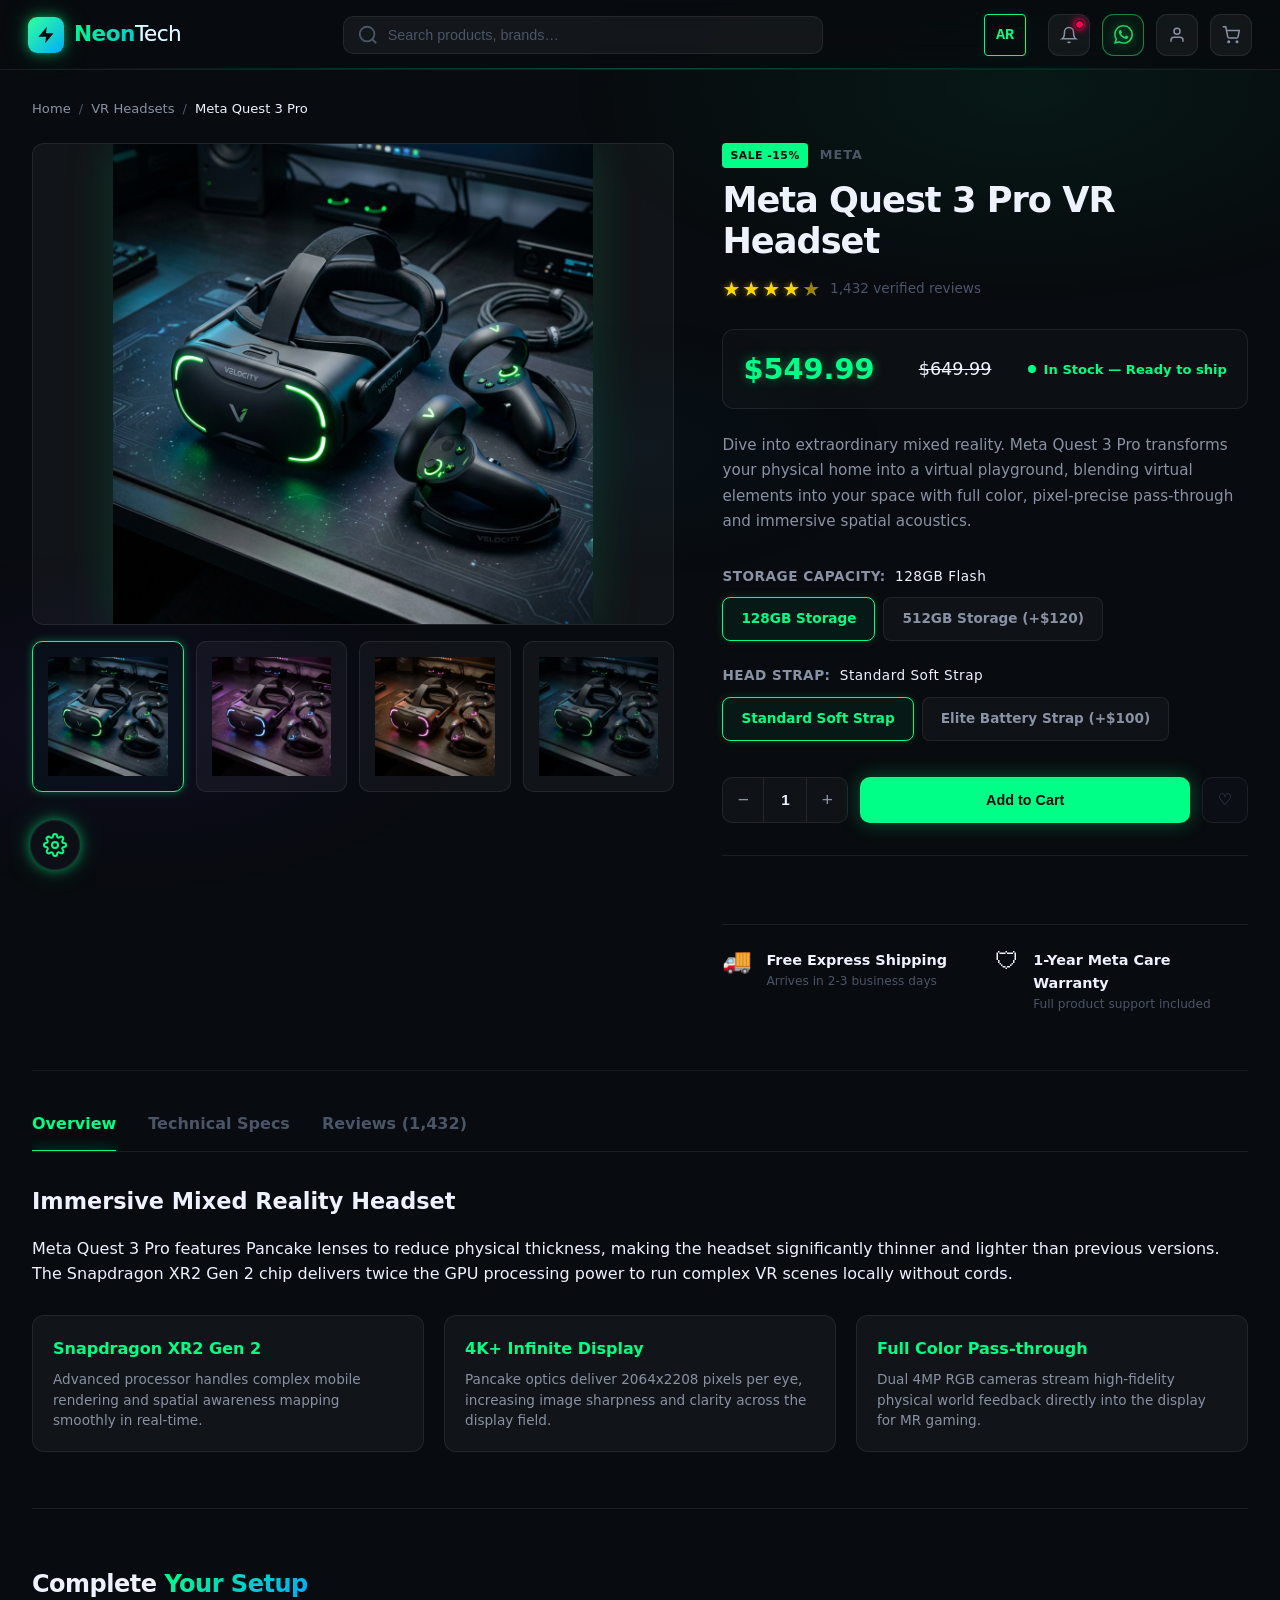
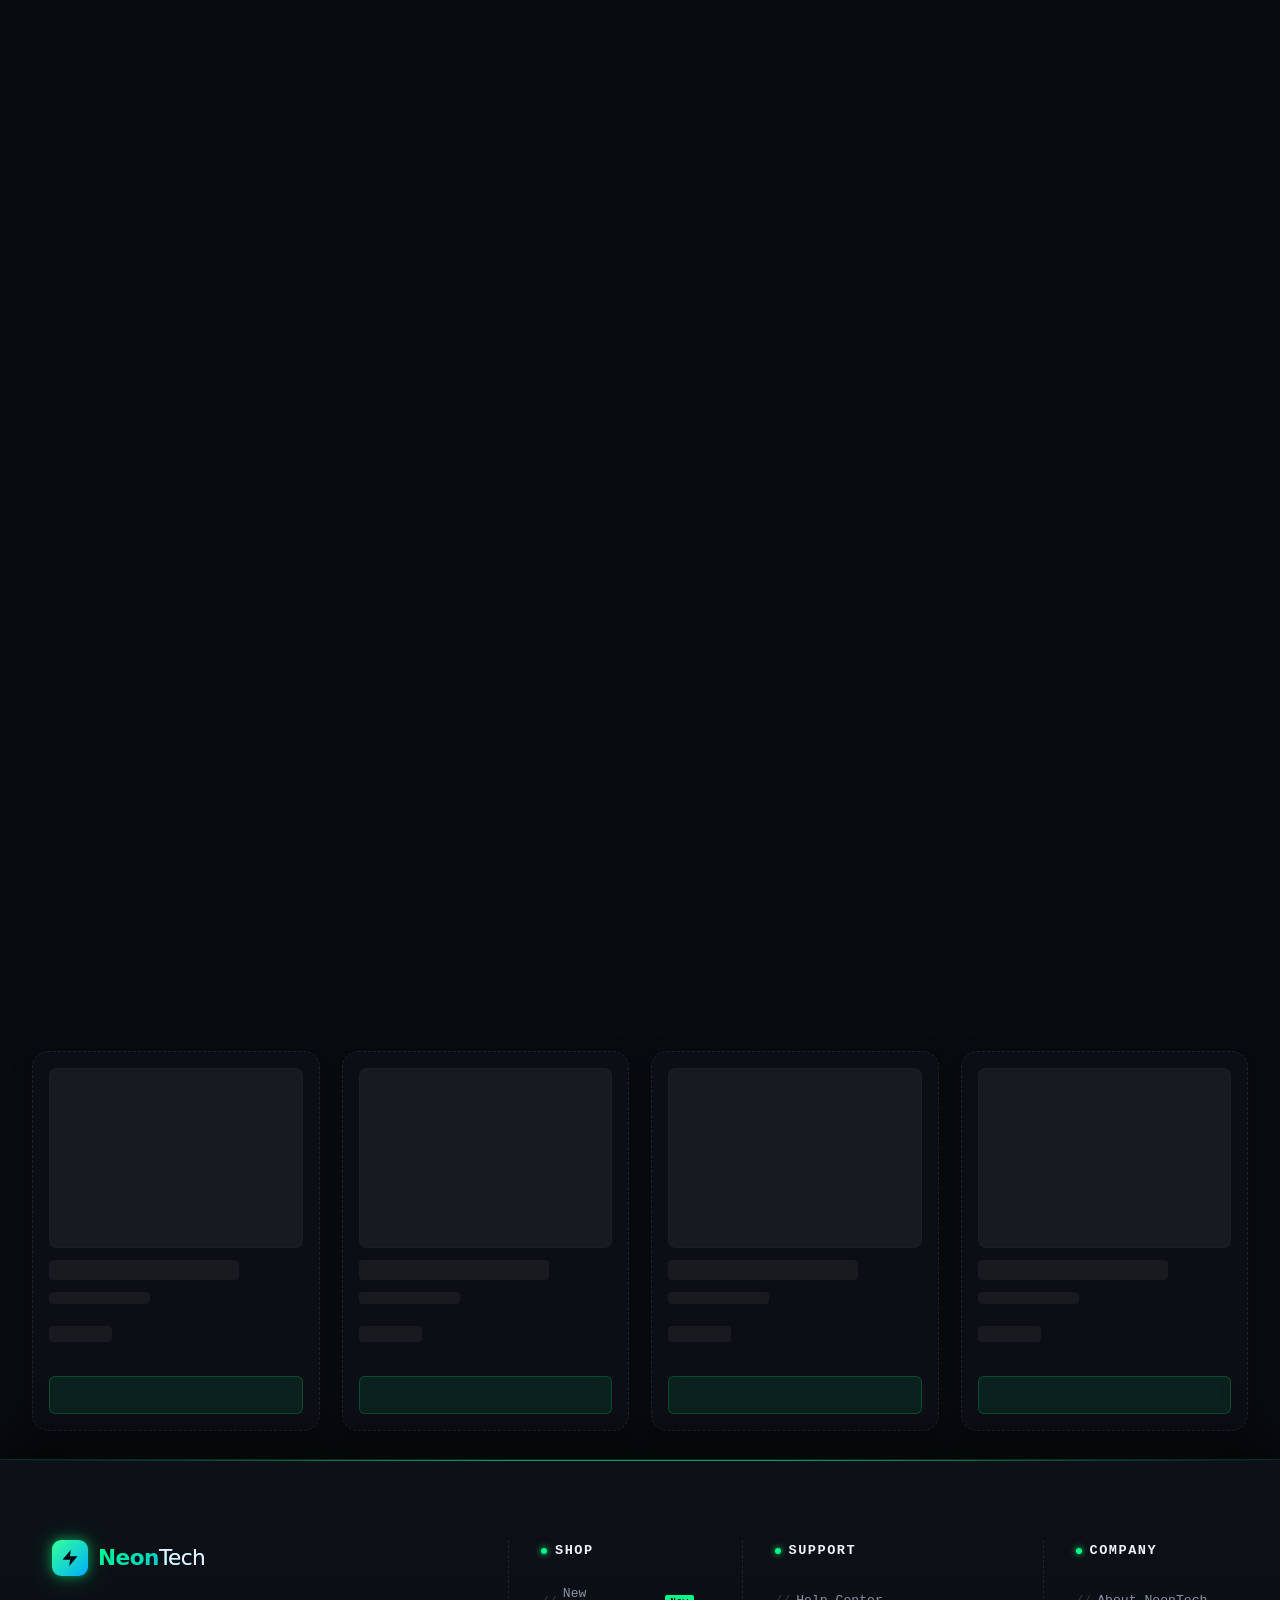
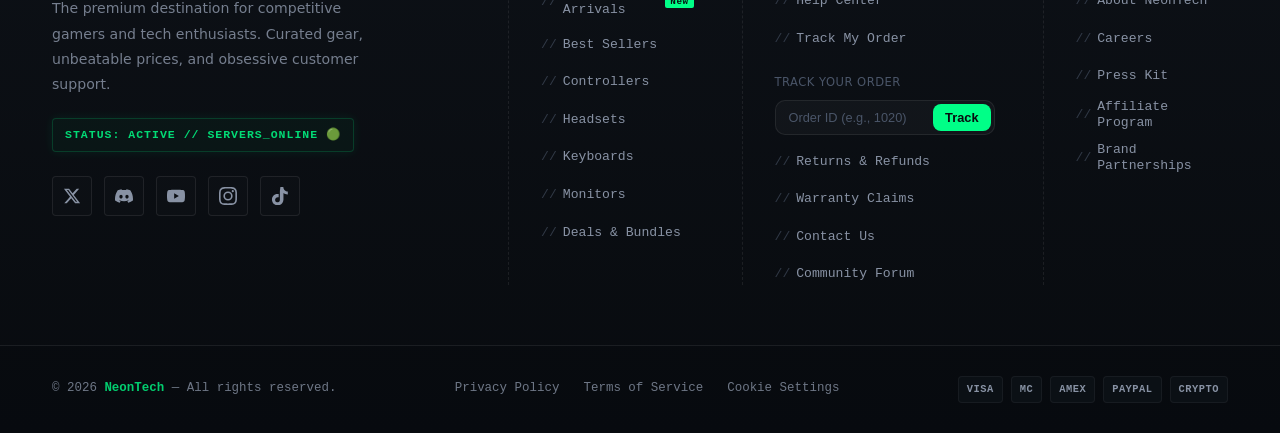
<file: product-vr.html>
﻿<!DOCTYPE html>
<html lang="en">
<head>
  <meta charset="UTF-8" />
  <meta name="viewport" content="width=device-width, initial-scale=1.0" />
  <title>Meta Quest 3 Pro VR Headset — NeonTech</title>
  <link rel="stylesheet" href="css/main.css" />
</head>
<body>

  <!-- ═══ Navigation ═══════════════════════════════════════════════ -->
  <header class="nav" role="banner">

    <a href="index.html" class="nav-logo" aria-label="NeonTech Home">
      <div class="logo-icon" aria-hidden="true">
        <svg viewBox="0 0 24 24" xmlns="http://www.w3.org/2000/svg">
          <path d="M13 2L3 14h9l-1 8 10-12h-9l1-8z"/>
        </svg>
      </div>
      <div class="logo-text">Neon<span>Tech</span></div>
    </a>

    <form class="nav-search" role="search" action="index.html" method="GET">
      <svg class="search-icon" viewBox="0 0 24 24" fill="none" stroke="currentColor" stroke-width="2" aria-hidden="true">
        <circle cx="11" cy="11" r="8"/><path d="m21 21-4.35-4.35"/>
      </svg>
      <input type="search" name="q" placeholder="Search products, brands…" aria-label="Search products" />
    </form>

    <nav class="nav-actions" aria-label="Quick actions">
      <a href="#" class="nav-btn" aria-label="Notifications">
        <svg viewBox="0 0 24 24" fill="none" stroke="currentColor" stroke-width="2">
          <path d="M18 8A6 6 0 0 0 6 8c0 7-3 9-3 9h18s-3-2-3-9"/>
          <path d="M13.73 21a2 2 0 0 1-3.46 0"/>
        </svg>
      </a>      <a href="https://wa.me/966500438424?text=Hello%20NeonTech%20Support%2C%20I%20need%20help%20with%20my%20order."
         class="nav-btn whatsapp-btn"
         id="wa-nav-btn"
         aria-label="WhatsApp Support"
         target="_blank"
         rel="noopener noreferrer"
         title="WhatsApp Support">
        <svg viewBox="0 0 24 24" fill="currentColor">
          <path d="M17.472 14.382c-.297-.149-1.758-.867-2.03-.967-.273-.099-.471-.148-.67.15-.197.297-.767.966-.94 1.164-.173.199-.347.223-.644.075-.297-.15-1.255-.463-2.39-1.475-.883-.788-1.48-1.761-1.653-2.059-.173-.297-.018-.458.13-.606.134-.133.298-.347.446-.52.149-.174.198-.298.298-.497.099-.198.05-.371-.025-.52-.075-.149-.669-1.612-.916-2.207-.242-.579-.487-.5-.669-.51-.173-.008-.371-.01-.57-.01-.198 0-.52.074-.792.372-.272.297-1.04 1.016-1.04 2.479 0 1.462 1.065 2.875 1.213 3.074.149.198 2.096 3.2 5.077 4.487.709.306 1.262.489 1.694.625.712.227 1.36.195 1.871.118.571-.085 1.758-.719 2.006-1.413.248-.694.248-1.289.173-1.413-.074-.124-.272-.198-.57-.347m-5.421 7.403h-.004a9.87 9.87 0 0 1-5.031-1.378l-.361-.214-3.741.982.998-3.648-.235-.374a9.86 9.86 0 0 1-1.51-5.26c.001-5.45 4.436-9.884 9.888-9.884 2.64 0 5.122 1.03 6.988 2.898a9.825 9.825 0 0 1 2.893 6.994c-.003 5.45-4.437 9.884-9.885 9.884m8.413-18.297A11.815 11.815 0 0 0 12.05 0C5.495 0 .16 5.335.157 11.892c0 2.096.547 4.142 1.588 5.945L.057 24l6.305-1.654a11.882 11.882 0 0 0 5.683 1.448h.005c6.554 0 11.89-5.335 11.893-11.893a11.821 11.821 0 0 0-3.48-8.413Z"/>
        </svg>
      </a>
      <a href="#" class="nav-btn" aria-label="User account">
        <svg viewBox="0 0 24 24" fill="none" stroke="currentColor" stroke-width="2">
          <path d="M20 21v-2a4 4 0 0 0-4-4H8a4 4 0 0 0-4 4v2"/>
          <circle cx="12" cy="7" r="4"/>
        </svg>
      </a>
      <a href="#" class="nav-btn" aria-label="Shopping cart, 3 items">
        <svg viewBox="0 0 24 24" fill="none" stroke="currentColor" stroke-width="2">
          <circle cx="9" cy="21" r="1"/><circle cx="20" cy="21" r="1"/>
          <path d="M1 1h4l2.68 13.39a2 2 0 0 0 2 1.61h9.72a2 2 0 0 0 2-1.61L23 6H6"/>
        </svg>
        <span class="cart-badge" aria-hidden="true">3</span>
      </a>
    </nav>

  </header>

  <div class="page product-page-layout">

    <main class="main" id="main-content">

      <!-- Breadcrumbs -->
      <nav class="breadcrumbs" aria-label="Breadcrumb">
        <a href="index.html">Home</a>
        <span class="divider">/</span>
        <a href="index.html">VR Headsets</a>
        <span class="divider">/</span>
        <span class="current">Meta Quest 3 Pro</span>
      </nav>

      <!-- ═══ Product Detail Hero ═════════════════════════════════════ -->
      <div class="p-details-hero">

        <!-- Gallery Column -->
        <div class="p-gallery-col">
          <div class="p-main-image-wrap">
            <img src="./images/vr.png" id="main-product-img" alt="Meta Quest 3 Pro VR headset">
          </div>
          <div class="p-thumb-grid">
            <button class="thumb-btn active" aria-label="View product image 1">
              <img src="./images/vr.png" alt="Meta Quest thumbnail 1">
            </button>
            <button class="thumb-btn" aria-label="View product image 2">
              <img src="./images/vr.png" alt="Meta Quest thumbnail 2" style="filter: hue-rotate(90deg);">
            </button>
            <button class="thumb-btn" aria-label="View product image 3">
              <img src="./images/vr.png" alt="Meta Quest thumbnail 3" style="filter: hue-rotate(180deg);">
            </button>
            <button class="thumb-btn" aria-label="View product image 4">
              <img src="./images/vr.png" alt="Meta Quest thumbnail 4" style="filter: brightness(0.7);">
            </button>
          </div>
        </div>

        <!-- Info Column -->
        <div class="p-info-col">
          <div class="p-meta">
            <span class="p-badge-new">Sale -15%</span>
            <span class="p-brand">Meta</span>
          </div>

          <h1 class="p-title">Meta Quest 3 Pro VR Headset</h1>
          
          <div class="p-rating-block">
            <div class="stars" aria-label="4.7 out of 5 stars">
              <span class="star filled">&#9733;</span><span class="star filled">&#9733;</span>
              <span class="star filled">&#9733;</span><span class="star filled">&#9733;</span>
              <span class="star half">&#9733;</span>
            </div>
            <span class="p-rating-count">1,432 verified reviews</span>
          </div>

          <div class="p-price-block">
            <span class="p-price">$549.99</span>
            <span class="p-price-old" style="text-decoration: line-through; color: var(--color-text-muted); font-size: 1.1rem; margin-left: 0.5rem;">$649.99</span>
            <span class="p-stock-status"><span class="pulse-dot"></span>In Stock — Ready to ship</span>
          </div>

          <p class="p-desc">
            Dive into extraordinary mixed reality. Meta Quest 3 Pro transforms your physical home into a virtual playground, blending virtual elements into your space with full color, pixel-precise pass-through and immersive spatial acoustics.
          </p>

          <!-- Selections Form -->
          <form class="p-options-form">

            <!-- Colors -->
            <div class="option-group">
              <span class="option-label">Storage Capacity: <span class="selected-val">128GB Flash</span></span>
              <div class="option-selectors">
                <label class="opt-pill">
                  <input type="radio" name="storage-opt" value="128" checked class="opt-radio-hidden" />
                  <span class="opt-pill-btn">128GB Storage</span>
                </label>
                <label class="opt-pill">
                  <input type="radio" name="storage-opt" value="512" class="opt-radio-hidden" />
                  <span class="opt-pill-btn">512GB Storage (+$120)</span>
                </label>
              </div>
            </div>

            <!-- Head Strap -->
            <div class="option-group">
              <span class="option-label">Head Strap: <span class="selected-val">Standard Soft Strap</span></span>
              <div class="option-selectors">
                <label class="opt-pill">
                  <input type="radio" name="strap-opt" value="standard" checked class="opt-radio-hidden" />
                  <span class="opt-pill-btn">Standard Soft Strap</span>
                </label>
                <label class="opt-pill">
                  <input type="radio" name="strap-opt" value="elite" class="opt-radio-hidden" />
                  <span class="opt-pill-btn">Elite Battery Strap (+$100)</span>
                </label>
              </div>
            </div>

            <!-- Quantity & Cart Actions -->
            <div class="cart-actions-row">
              <div class="qty-selector">
                <button type="button" class="qty-btn" onclick="this.nextElementSibling.stepDown()" aria-label="Decrease quantity">&minus;</button>
                <input type="number" class="qty-input" value="1" min="1" max="10" aria-label="Product quantity" />
                <button type="button" class="qty-btn" onclick="this.previousElementSibling.stepUp()" aria-label="Increase quantity">&plus;</button>
              </div>
              
              <button type="submit" class="btn-primary p-add-cart-btn">
                <span>Add to Cart</span>
              </button>

              <label class="card-wishlist p-wishlist-btn" aria-label="Add to wishlist">
                <input type="checkbox" class="wishlist-checkbox-hidden" />
                <span class="heart-icon">&#9825;</span>
              </label>
            </div>

          </form>

          <!-- Shipping info / trust tags -->
          <div class="trust-tags">
            <div class="tag-item">
              <span class="tag-icon">&#128666;</span>
              <div>
                <div class="tag-title">Free Express Shipping</div>
                <div class="tag-sub">Arrives in 2-3 business days</div>
              </div>
            </div>
            <div class="tag-item">
              <span class="tag-icon">&#128737;</span>
              <div>
                <div class="tag-title">1-Year Meta Care Warranty</div>
                <div class="tag-sub">Full product support included</div>
              </div>
            </div>
          </div>

        </div>

      </div><!-- /p-details-hero -->


      <!-- ═══ Tabs Section (Pure CSS Toggling) ════════════════════════ -->
      <section class="p-tabs-section" aria-label="Product details details">
        
        <!-- Tab Inputs -->
        <input type="radio" name="details-tabs" id="tab-overview" class="tab-input" checked />
        <input type="radio" name="details-tabs" id="tab-specs" class="tab-input" />
        <input type="radio" name="details-tabs" id="tab-reviews" class="tab-input" />

        <!-- Tab Labels -->
        <div class="tab-labels-container">
          <label for="tab-overview" class="tab-label-btn">Overview</label>
          <label for="tab-specs" class="tab-label-btn">Technical Specs</label>
          <label for="tab-reviews" class="tab-label-btn">Reviews (1,432)</label>
        </div>

        <!-- Tab Contents -->
        <div class="tab-contents-wrap">

          <!-- Overview Tab -->
          <article class="tab-content overview-content">
            <h2 class="content-title">Immersive Mixed Reality Headset</h2>
            <p>
              Meta Quest 3 Pro features Pancake lenses to reduce physical thickness, making the headset significantly thinner and lighter than previous versions. The Snapdragon XR2 Gen 2 chip delivers twice the GPU processing power to run complex VR scenes locally without cords.
            </p>
            <div class="features-grid">
              <div class="feature-card">
                <h3 class="f-card-title">Snapdragon XR2 Gen 2</h3>
                <p class="f-card-text">Advanced processor handles complex mobile rendering and spatial awareness mapping smoothly in real-time.</p>
              </div>
              <div class="feature-card">
                <h3 class="f-card-title">4K+ Infinite Display</h3>
                <p class="f-card-text">Pancake optics deliver 2064x2208 pixels per eye, increasing image sharpness and clarity across the display field.</p>
              </div>
              <div class="feature-card">
                <h3 class="f-card-title">Full Color Pass-through</h3>
                <p class="f-card-text">Dual 4MP RGB cameras stream high-fidelity physical world feedback directly into the display for MR gaming.</p>
              </div>
            </div>
          </article>

          <!-- Technical Specs Tab -->
          <article class="tab-content specs-content">
            <h2 class="content-title">Technical Specifications</h2>
            <table class="specs-table">
              <tbody>
                <tr>
                  <th>Brand</th>
                  <td>Meta</td>
                </tr>
                <tr>
                  <th>Model</th>
                  <td>Quest 3 Pro VR Headset</td>
                </tr>
                <tr>
                  <th>Processor</th>
                  <td>Qualcomm Snapdragon XR2 Gen 2</td>
                </tr>
                <tr>
                  <th>Resolution</th>
                  <td>2064 x 2208 pixels per eye (4K+ Infinite Display)</td>
                </tr>
                <tr>
                  <th>Refresh Rate</th>
                  <td>90 Hz / 120 Hz</td>
                </tr>
                <tr>
                  <th>Field of View (FOV)</th>
                  <td>110° Horizontal / 96° Vertical</td>
                </tr>
                <tr>
                  <th>Lenses</th>
                  <td>Pancake lens design (thinner structure, less glare)</td>
                </tr>
                <tr>
                  <th>IPD Adjustment Range</th>
                  <td>58 mm - 71 mm (physical wheel adjustment)</td>
                </tr>
                <tr>
                  <th>Sensors</th>
                  <td>Dual RGB color cameras, depth projector, inside-out tracking</td>
                </tr>
                <tr>
                  <th>Battery Life</th>
                  <td>Up to 2.5 hours on average use</td>
                </tr>
                <tr>
                  <th>Weight</th>
                  <td>515 g</td>
                </tr>
              </tbody>
            </table>
          </article>

          <!-- Reviews Tab -->
          <article class="tab-content reviews-content">
            
            <div class="reviews-summary-row">
              <div class="score-box">
                <span class="score-number">4.7</span>
                <span class="stars">
                  <span class="star filled">&#9733;</span><span class="star filled">&#9733;</span>
                  <span class="star filled">&#9733;</span><span class="star filled">&#9733;</span>
                  <span class="star half">&#9733;</span>
                </span>
                <span class="score-sub">Based on 1,432 verified buyer ratings</span>
              </div>
              <div class="score-breakdown">
                <div class="bar-row">
                  <span>5 stars</span>
                  <div class="rating-bar"><div class="fill-bar" style="width: 82%;"></div></div>
                  <span>82%</span>
                </div>
                <div class="bar-row">
                  <span>4 stars</span>
                  <div class="rating-bar"><div class="fill-bar" style="width: 11%;"></div></div>
                  <span>11%</span>
                </div>
                <div class="bar-row">
                  <span>3 stars</span>
                  <div class="rating-bar"><div class="fill-bar" style="width: 4%;"></div></div>
                  <span>4%</span>
                </div>
                <div class="bar-row">
                  <span>2 stars</span>
                  <div class="rating-bar"><div class="fill-bar" style="width: 2%;"></div></div>
                  <span>2%</span>
                </div>
                <div class="bar-row">
                  <span>1 star</span>
                  <div class="rating-bar"><div class="fill-bar" style="width: 1%;"></div></div>
                  <span>1%</span>
                </div>
              </div>
            </div>

            <!-- Review Items -->
            <div class="reviews-list">
              
              <div class="review-item">
                <div class="review-header">
                  <div>
                    <span class="author-name">Oliver T.</span>
                    <span class="badge-verified">Verified Buyer</span>
                  </div>
                  <span class="review-date">May 19, 2026</span>
                </div>
                <div class="stars">
                  <span class="star filled">&#9733;</span><span class="star filled">&#9733;</span>
                  <span class="star filled">&#9733;</span><span class="star filled">&#9733;</span>
                  <span class="star filled">&#9733;</span>
                </div>
                <h4 class="review-title">Mixed Reality is mind-blowing!</h4>
                <p class="review-text">
                  The pass-through cameras are so clear. I can play games like Demeo directly on my living room table while talking to family members. The design is much more comfortable than the older Quest 2.
                </p>
              </div>

              <div class="review-item">
                <div class="review-header">
                  <div>
                    <span class="author-name">Mia L.</span>
                    <span class="badge-verified">Verified Buyer</span>
                  </div>
                  <span class="review-date">April 15, 2026</span>
                </div>
                <div class="stars">
                  <span class="star filled">&#9733;</span><span class="star filled">&#9733;</span>
                  <span class="star filled">&#9733;</span><span class="star filled">&#9733;</span>
                  <span class="star">&#9733;</span>
                </div>
                <h4 class="review-title">Amazing clarity, strap could be better</h4>
                <p class="review-text">
                  The screen has zero screen-door effect, optics are incredibly crisp. Recommend getting the Elite Strap with Battery, as the default soft strap is a bit front-heavy. Great overall VR experience.
                </p>
              </div>

            </div>

          </article>

        </div>

      </section><!-- /p-tabs-section -->


      <!-- ═══ Related Products Section ═══════════════════════════════ -->
      <section class="related-products-section">
        <h2 class="section-title-label">Complete <span>Your Setup</span></h2>
        
        <div class="product-grid">

          <!-- Card 1 — Razer Controller -->
          <article class="product-card">
            <span class="card-badge badge-new">New</span>
            <label class="card-wishlist" aria-label="Add to wishlist">
              <input type="checkbox" class="wishlist-checkbox-hidden" />
              <span class="heart-icon">&#9825;</span>
            </label>
            <div class="card-image" aria-hidden="true">
              <a href="product-controller.html"><img src="./images/controller.png" alt="Razer Wolverine V3 Pro Wireless"></a>
            </div>
            <div class="card-body">
              <div class="card-category">Controllers</div>
              <h3 class="card-title"><a href="product-controller.html">Razer Wolverine V3 Pro Wireless</a></h3>
              <div class="card-rating">
                <div class="stars" aria-label="4.8 out of 5 stars">
                  <span class="star filled">&#9733;</span><span class="star filled">&#9733;</span>
                  <span class="star filled">&#9733;</span><span class="star filled">&#9733;</span>
                  <span class="star half">&#9733;</span>
                </div>
                <span class="rating-count">(2,341)</span>
              </div>
            </div>
            <div class="card-footer">
              <div class="card-pricing">
                <span class="price-original">$199.99</span>
                <span class="price-current">$159.99</span>
              </div>
              <button class="btn-cart"><span>Add to Cart</span></button>
            </div>
          </article>

          <!-- Card 3 — SteelSeries Headset -->
          <article class="product-card">
            <span class="card-badge badge-hot">Hot</span>
            <label class="card-wishlist" aria-label="Add to wishlist">
              <input type="checkbox" class="wishlist-checkbox-hidden" />
              <span class="heart-icon">&#9825;</span>
            </label>
            <div class="card-image" aria-hidden="true">
              <a href="product-headset.html"><img src="./images/headset.png" alt="SteelSeries Arctis Nova Pro Wireless"></a>
            </div>
            <div class="card-body">
              <div class="card-category">Headsets</div>
              <h3 class="card-title"><a href="product-headset.html">SteelSeries Arctis Nova Pro Wireless</a></h3>
              <div class="card-rating">
                <div class="stars" aria-label="4.9 out of 5 stars">
                  <span class="star filled">&#9733;</span><span class="star filled">&#9733;</span>
                  <span class="star filled">&#9733;</span><span class="star filled">&#9733;</span>
                  <span class="star filled">&#9733;</span>
                </div>
                <span class="rating-count">(5,812)</span>
              </div>
            </div>
            <div class="card-footer">
              <div class="card-pricing">
                <span class="price-original">$349.99</span>
                <span class="price-current">$279.99</span>
              </div>
              <button class="btn-cart"><span>Add to Cart</span></button>
            </div>
          </article>

          <!-- Card 7 — Razer Mouse -->
          <article class="product-card">
            <span class="card-badge badge-sale">-30%</span>
            <label class="card-wishlist" aria-label="Add to wishlist">
              <input type="checkbox" class="wishlist-checkbox-hidden" />
              <span class="heart-icon">&#9825;</span>
            </label>
            <div class="card-image" aria-hidden="true">
              <a href="product-mouse.html"><img src="./images/mouse.png" alt="Razer DeathAdder V3 HyperSpeed"></a>
            </div>
            <div class="card-body">
              <div class="card-category">Mice</div>
              <h3 class="card-title"><a href="product-mouse.html">Razer DeathAdder V3 HyperSpeed</a></h3>
              <div class="card-rating">
                <div class="stars" aria-label="4.6 out of 5 stars">
                  <span class="star filled">&#9733;</span><span class="star filled">&#9733;</span>
                  <span class="star filled">&#9733;</span><span class="star filled">&#9733;</span>
                  <span class="star half">&#9733;</span>
                </div>
                <span class="rating-count">(7,104)</span>
              </div>
            </div>
            <div class="card-footer">
              <div class="card-pricing">
                <span class="price-original">$99.99</span>
                <span class="price-current">$69.99</span>
              </div>
              <button class="btn-cart"><span>Add to Cart</span></button>
            </div>
          </article>

        </div>
      </section>

    </main>

  </div><!-- /page -->

  <!-- ═══ Rich Footer ════════════════════════════════════════════════ -->
  <footer class="site-footer" role="contentinfo">

    <div class="footer-top">

      <div>
        <div class="footer-brand-logo">
          <a href="index.html" class="nav-logo" aria-label="NeonTech Home" style="display:inline-flex;">
            <div class="logo-icon" aria-hidden="true">
              <svg viewBox="0 0 24 24" xmlns="http://www.w3.org/2000/svg">
                <path d="M13 2L3 14h9l-1 8 10-12h-9l1-8z"/>
              </svg>
            </div>
            <div class="logo-text">Neon<span>Tech</span></div>
          </a>
        </div>
        <p class="footer-brand-desc">
          The premium destination for competitive gamers and tech enthusiasts.
          Curated gear, unbeatable prices, and obsessive customer support.
        </p>
        <div class="footer-socials">
          <a href="#" class="social-btn" aria-label="Twitter / X">X</a>
          <a href="#" class="social-btn" aria-label="Discord">DC</a>
          <a href="#" class="social-btn" aria-label="YouTube">YT</a>
          <a href="#" class="social-btn" aria-label="Instagram">IG</a>
          <a href="#" class="social-btn" aria-label="TikTok">TK</a>
        </div>
      </div>

      <div>
        <h3 class="footer-col-title">Shop</h3>
        <ul class="footer-links">
          <li><a href="index.html">New Arrivals <span class="new-tag">New</span></a></li>
          <li><a href="index.html">Best Sellers</a></li>
          <li><a href="index.html">Controllers</a></li>
          <li><a href="index.html">Headsets</a></li>
          <li><a href="index.html">Keyboards</a></li>
          <li><a href="index.html">Monitors</a></li>
          <li><a href="index.html">Deals &amp; Bundles</a></li>
        </ul>
      </div>

      <div>
        <h3 class="footer-col-title">Support</h3>
        <ul class="footer-links">
          <li><a href="#">Help Center</a></li>
          <li><a href="#">Track My Order</a></li>
          <li><a href="#">Returns &amp; Refunds</a></li>
          <li><a href="#">Warranty Claims</a></li>
          <li><a href="#">Contact Us</a></li>
          <li><a href="#">Community Forum</a></li>
        </ul>
      </div>

      <div>
        <h3 class="footer-col-title">Company</h3>
        <ul class="footer-links">
          <li><a href="#">About NeonTech</a></li>
          <li><a href="#">Careers</a></li>
          <li><a href="#">Press Kit</a></li>
          <li><a href="#">Affiliate Program</a></li>
          <li><a href="#">Brand Partnerships</a></li>
        </ul>
      </div>

    </div><!-- /footer-top -->

    <div class="footer-bottom">
      <p class="footer-copy">
        &copy; 2026 <a href="index.html">NeonTech</a> &mdash; All rights reserved.
      </p>
      <div class="footer-bottom-links">
        <a href="#">Privacy Policy</a>
        <a href="#">Terms of Service</a>
        <a href="#">Cookie Settings</a>
      </div>
      <div class="footer-payments" aria-label="Accepted payment methods">
        <span class="pay-badge">VISA</span>
        <span class="pay-badge">MC</span>
        <span class="pay-badge">AMEX</span>
        <span class="pay-badge">PayPal</span>
        <span class="pay-badge">Crypto</span>
      </div>
    </div>

  </footer>

  <!-- ═══ Cart Drawer (Hidden by default, show with class .open) ═══ -->
  <div class="cart-drawer" id="cart-drawer" role="dialog" aria-modal="true" aria-label="Shopping Cart">
    <div class="cart-drawer-overlay" id="cart-overlay"></div>
    <div class="cart-drawer-content">
      <div class="cart-drawer-header">
        <h2 class="cart-title" style="font-size:1.3rem;">Your <span>Gear Cart</span></h2>
        <button class="cart-close-btn" id="cart-close" aria-label="Close cart">&times;</button>
      </div>
      <div class="cart-drawer-items" id="cart-items-container">
        <!-- Dynamic items will go here -->
        <div class="cart-empty-state">
          <span class="empty-icon">&#128722;</span>
          <p>Your cart is empty</p>
          <a href="#" class="btn-primary" id="cart-shop-now" style="text-align: center; text-decoration: none; display: inline-block; margin-top: 15px; padding: 10px 20px;">Shop Now</a>
        </div>
      </div>
      <div class="cart-drawer-footer">
        <div class="cart-summary-row">
          <span>Subtotal</span>
          <span id="cart-subtotal">$0.00</span>
        </div>
        <div class="cart-summary-row">
          <span>Shipping</span>
          <span class="text-neon" style="color: var(--neon); font-weight: bold;">FREE</span>
        </div>
        <div class="cart-total-row">
          <span>Total</span>
          <span id="cart-total">$0.00</span>
        </div>
        <button class="btn-primary checkout-btn" id="checkout-btn">Proceed to Checkout</button>
      </div>
    </div>
  </div>

  <script src="main.js"></script>
</body>
</html>
</file>
<file: css/main.css>
/* ── Design Tokens ────────────────────────────────────────────── */
:root {
  --bg-void:        #080b0f;
  --bg-surface:     #0d1117;
  --bg-card:        rgba(255,255,255,0.04);
  --bg-card-hover:  rgba(255,255,255,0.08);
  --border-subtle:  rgba(255,255,255,0.08);
  --border-glow:    rgba(0,255,135,0.4);

  /* Neon Category Icon Colors */
  --color-icon-all: #00ff87;
  --color-icon-controllers: #00f0ff;
  --color-icon-monitors: #00ffaa;
  --color-icon-headsets: #ff007f;
  --color-icon-keyboards: #bd00ff;
  --color-icon-mice: #ff5e00;
  --color-icon-laptops: #00a2ff;
  --color-icon-gpu: #00ffcc;
  --color-icon-vr: #ffde00;
  --color-icon-chairs: #ff2a2a;

  --neon:           #00ff87;
  --neon-dim:       #00cc6a;
  --neon-glow:      0 0 12px rgba(0,255,135,0.55), 0 0 30px rgba(0,255,135,0.2);
  --neon-glow-btn:  0 0 8px rgba(0,255,135,0.6), 0 0 20px rgba(0,255,135,0.3),
                    inset 0 0 12px rgba(0,255,135,0.08);

  --text-primary:   #eef2ff;
  --text-secondary: #8892a4;
  --text-muted:     #4a5568;

  --star-fill:      #ffd700;
  --star-empty:     #2d3748;

  --radius-card:  16px;
  --radius-btn:   10px;
  --radius-input: 10px;

  --transition-base: 0.28s cubic-bezier(0.4, 0, 0.2, 1);
  --transition-slow: 0.45s cubic-bezier(0.4, 0, 0.2, 1);

  --sidebar-w: 260px;
  --nav-h:      70px;
}

/* ── Reset & Base ─────────────────────────────────────────────── */
*, *::before, *::after { box-sizing: border-box; margin: 0; padding: 0; }

html { 
  scroll-behavior: smooth; 
  overflow-x: hidden;
  max-width: 100%;
}

body {
  font-family: 'Segoe UI', system-ui, -apple-system, sans-serif;
  background-color: var(--bg-void);
  color: var(--text-primary);
  min-height: 100vh;
  line-height: 1.6;
  -webkit-font-smoothing: antialiased;
  overflow-x: hidden;
  max-width: 100%;
}

body::before {
  content: '';
  position: fixed;
  inset: 0;
  background:
    radial-gradient(ellipse 60% 40% at 80% 10%, rgba(0,255,135,0.06) 0%, transparent 60%),
    radial-gradient(ellipse 50% 35% at 10% 80%, rgba(100,50,255,0.07) 0%, transparent 55%),
    radial-gradient(ellipse 40% 30% at 50% 50%, rgba(0,200,255,0.03) 0%, transparent 50%);
  pointer-events: none;
  z-index: 0;
}
.progress-bar {
    position: fixed;
    top: 0;
    left: 0;
    height: 4px; /* سمك الشريط */
    background: linear-gradient(
        90deg,
        transparent,
        var(--neon),
        var(--neon),
        transparent
    );
    width: 0%; /* هيبدأ من الصفر والجافا سكريبت هي اللي هتزوده */
    z-index: 9999; /* عشان يفضل فوق كل عناصر الموقع */
    transition: width 0.1s linear; /* عشان الحركة تكون سلسة وتناسب القراءة */
    box-shadow: 0 0 10px var(--neon);
}


/* ── Navigation ───────────────────────────────────────────────── */
.nav {
  position: fixed;
  top: 0; left: 0; right: 0;
  height: var(--nav-h);
  z-index: 100;
  display: flex;
  align-items: center;
  gap: 20px;
  padding: 0 28px;
  background: rgba(8,11,15,0.85);
  backdrop-filter: blur(18px);
  -webkit-backdrop-filter: blur(18px);
  border-bottom: 1px solid var(--border-subtle);
}

.nav::after {
  content: '';
  position: absolute;
  bottom: 0; left: 0; right: 0;
  height: 1px;
  background: linear-gradient(90deg, transparent, var(--neon), transparent);
  opacity: 0.3;
}

.nav-logo {
  display: flex;
  align-items: center;
  gap: 10px;
  text-decoration: none;
  flex-shrink: 0;
}

.logo-icon {
  width: 36px; height: 36px;
  background: linear-gradient(135deg, var(--neon), #00aaff);
  border-radius: 9px;
  display: flex; align-items: center; justify-content: center;
  box-shadow: var(--neon-glow);
  position: relative;
  overflow: hidden;
}

.logo-icon::before {
  content: '';
  position: absolute;
  inset: 0;
  background: linear-gradient(135deg, rgba(255,255,255,0.2), transparent);
  border-radius: inherit;
}

.logo-icon svg {
  width: 20px; height: 20px;
  fill: var(--bg-void);
  position: relative;
  z-index: 1;
}

.logo-text {
  font-size: 1.35rem;
  font-weight: 800;
  letter-spacing: -0.5px;
  background: linear-gradient(135deg, var(--neon) 0%, #00aaff 100%);
  -webkit-background-clip: text;
  -webkit-text-fill-color: transparent;
  background-clip: text;
}

.logo-text span {
  -webkit-text-fill-color: var(--text-primary);
  font-weight: 400;
}

.nav-search {
  flex: 1;
  max-width: 480px;
  margin: 0 auto;
  position: relative;
}

.nav-search input {
  width: 100%;
  padding: 10px 18px 10px 44px;
  background: rgba(255,255,255,0.05);
  border: 1px solid var(--border-subtle);
  border-radius: var(--radius-input);
  color: var(--text-primary);
  font-size: 0.9rem;
  outline: none;
  transition: border-color var(--transition-base),
              background var(--transition-base),
              box-shadow var(--transition-base);
}

.nav-search input::placeholder { color: var(--text-muted); }

.nav-search input:focus {
  border-color: var(--neon);
  background: rgba(0,255,135,0.04);
  box-shadow: 0 0 0 3px rgba(0,255,135,0.1);
}

.nav-search .search-icon {
  position: absolute;
  left: 14px; top: 50%;
  transform: translateY(-50%);
  color: var(--text-muted);
  pointer-events: none;
  transition: color var(--transition-base);
}
.search-container {
  position: relative;
  display: flex;
  align-items: center;
  width: 350px;  /* أو أي عرض تريده */
}
.search-container input {
  padding-right: 50px;  /* مساحة للأيقونة */
  border-left: 1px solid #444;
}
.search-btn {
  position: absolute;
  left: 0;
  top: 0;
  height: 100%;
  width: 50px;
  border: none;
  background: transparent;
  cursor: pointer;
  display: flex;
  align-items: center;
  justify-content: center;
  z-index: 2;
}
.search-icon {
  color: var(--neon);
  width: 22px;
  height: 22px;
}


.nav-search input:focus ~ .search-icon { color: var(--neon); }

.nav-actions {
  display: flex;
  align-items: center;
  gap: 12px;
  flex-shrink: 0;
}

.nav-btn {
  width: 42px; height: 42px;
  background: rgba(255,255,255,0.05);
  border: 1px solid var(--border-subtle);
  border-radius: 11px;
  display: flex; align-items: center; justify-content: center;
  cursor: pointer;
  color: var(--text-secondary);
  text-decoration: none;
  transition: background var(--transition-base),
              border-color var(--transition-base),
              color var(--transition-base),
              box-shadow var(--transition-base);
  position: relative;
}

.nav-btn::before {
  content: '';
  position: absolute;
  inset: 0;
  border-radius: inherit;
  background: radial-gradient(circle 30px at var(--x, -50px) var(--y, -50px), rgba(0, 255, 135, 0.25) 0%, transparent 85%);
  opacity: 0;
  transition: opacity 0.25s ease;
  pointer-events: none;
  z-index: 1;
}

.nav-btn:hover::before {
  opacity: 1;
}

.nav-btn:hover {
  background: rgba(0,255,135,0.08);
  border-color: var(--neon);
  color: var(--neon);
  box-shadow: var(--neon-glow);
}

.nav-btn svg { width: 18px; height: 18px; position: relative; z-index: 2; }

/* ── WhatsApp Support Button ──────────────────────────────────── */
.whatsapp-btn {
  color: #25d366;
  border-color: rgba(37, 211, 102, 0.3);
  background: rgba(37, 211, 102, 0.06);
  position: relative;
}

.whatsapp-btn::after {
  content: '';
  position: absolute;
  inset: -1px;
  border-radius: 12px;
  border: 1px solid rgba(37, 211, 102, 0.4);
  animation: wa-pulse 2.5s ease-in-out infinite;
  pointer-events: none;
}

@keyframes wa-pulse {
  0%, 100% { opacity: 0.6; transform: scale(1); }
  50%       { opacity: 0;   transform: scale(1.22); }
}

.whatsapp-btn:hover {
  background: rgba(37, 211, 102, 0.15) !important;
  border-color: #25d366 !important;
  color: #25d366 !important;
  box-shadow: 0 0 12px rgba(37,211,102,0.55), 0 0 28px rgba(37,211,102,0.2) !important;
}

.whatsapp-btn svg {
  width: 19px;
  height: 19px;
  filter: drop-shadow(0 0 4px rgba(37, 211, 102, 0.5));
}

.cart-badge {
  position: absolute;
  top: -5px; right: -5px;
  background: var(--neon);
  color: var(--bg-void);
  font-size: 0.65rem;
  font-weight: 700;
  width: 17px; height: 17px;
  border-radius: 50%;
  display: flex; align-items: center; justify-content: center;
  border: 2px solid var(--bg-void);
  z-index: 2;
}

/* ── Page Layout ──────────────────────────────────────────────── */
.page {
  display: flex;
  padding-top: var(--nav-h);
  min-height: 100vh;
  position: relative;
  z-index: 1;
}

/* ── Sidebar ──────────────────────────────────────────────────── */
.sidebar {
  width: var(--sidebar-w);
  flex-shrink: 0;
  padding: 28px 20px;
  border-right: 1px solid var(--border-subtle);
  position: sticky;
  top: var(--nav-h);
  height: calc(100vh - var(--nav-h));
  overflow-y: auto;
  scrollbar-width: thin;
  scrollbar-color: var(--border-subtle) transparent;
}

.sidebar::-webkit-scrollbar { width: 4px; }
.sidebar::-webkit-scrollbar-track { background: transparent; }
.sidebar::-webkit-scrollbar-thumb { background: var(--border-subtle); border-radius: 2px; }

.sidebar-section { margin-bottom: 36px; }

.sidebar-title {
  font-size: 0.7rem;
  font-weight: 700;
  letter-spacing: 1.5px;
  text-transform: uppercase;
  color: var(--text-muted);
  margin-bottom: 14px;
  padding-bottom: 8px;
  border-bottom: 1px solid var(--border-subtle);
}

.filter-item {
  display: flex;
  align-items: center;
  justify-content: space-between;
  padding: 10px 14px;
  margin-bottom: 4px;
  border-radius: 10px;
  cursor: pointer;
  border: 1px solid transparent;
  transition: background var(--transition-base), border-color var(--transition-base),
              color var(--transition-base), padding-left var(--transition-base),
              box-shadow var(--transition-base);
  position: relative;
  overflow: hidden;
  text-decoration: none;
  color: var(--text-secondary);
  font-size: 0.9rem;
}

.filter-item::before {
  content: '';
  position: absolute;
  left: 0; top: 0; bottom: 0;
  width: 3px;
  background: var(--neon);
  border-radius: 0 2px 2px 0;
  transform: scaleY(0);
  transition: transform var(--transition-base);
  transform-origin: center;
}

.filter-item:hover {
  background: rgba(0,255,135,0.06);
  border-color: var(--border-glow);
  color: var(--neon);
  padding-left: 20px;
  box-shadow: inset 0 0 20px rgba(0,255,135,0.03);
}

.filter-item:hover::before { transform: scaleY(1); }

.filter-item.active {
  background: rgba(0,255,135,0.1);
  border-color: var(--neon);
  color: var(--neon);
  font-weight: 600;
  box-shadow: inset 0 0 20px rgba(0,255,135,0.05), 0 0 12px rgba(0,255,135,0.08);
}

.filter-item.active::before { transform: scaleY(1); }

.filter-icon {
  display: inline-flex;
  align-items: center;
  justify-content: center;
  margin-right: 10px;
  width: 20px;
  height: 20px;
  vertical-align: middle;
}

.filter-icon svg {
  width: 16px;
  height: 16px;
  stroke-width: 2.2;
  stroke: currentColor;
  transition: transform var(--transition-base), filter var(--transition-base);
}

.filter-item:hover .filter-icon svg {
  transform: scale(1.15);
}

/* Category-specific Colored Neon Styles */
.filter-icon.icon-all { color: var(--color-icon-all); }
.filter-icon.icon-controllers { color: var(--color-icon-controllers); }
.filter-icon.icon-monitors { color: var(--color-icon-monitors); }
.filter-icon.icon-headsets { color: var(--color-icon-headsets); }
.filter-icon.icon-keyboards { color: var(--color-icon-keyboards); }
.filter-icon.icon-mice { color: var(--color-icon-mice); }
.filter-icon.icon-laptops { color: var(--color-icon-laptops); }
.filter-icon.icon-gpu { color: var(--color-icon-gpu); }
.filter-icon.icon-vr { color: var(--color-icon-vr); }
.filter-icon.icon-chairs { color: var(--color-icon-chairs); }

/* Glowing glow only in dark theme */
body:not(.light-theme) .filter-icon svg {
  filter: drop-shadow(0 0 3px currentColor);
}

.filter-count {
  font-size: 0.72rem;
  background: rgba(255,255,255,0.07);
  border-radius: 20px;
  padding: 2px 8px;
  color: var(--text-muted);
  transition: background var(--transition-base), color var(--transition-base);
}

.filter-item:hover .filter-count,
.filter-item.active .filter-count {
  background: rgba(0,255,135,0.15);
  color: var(--neon);
}

.price-range { padding: 4px 0; }

.price-labels {
  display: flex;
  justify-content: space-between;
  font-size: 0.8rem;
  color: var(--text-muted);
  margin-bottom: 10px;
}

.price-labels span:last-child { color: var(--neon); }

.price-slider {
  -webkit-appearance: none;
  appearance: none;
  width: 100%;
  background: transparent;
  margin-bottom: 16px;
  cursor: pointer;
  outline: none;
}

.price-slider::-webkit-slider-runnable-track {
  width: 100%;
  height: 4px;
  background: var(--border-subtle);
  border-radius: 2px;
}

.price-slider::-moz-range-track {
  width: 100%;
  height: 4px;
  background: var(--border-subtle);
  border-radius: 2px;
}

.price-slider::-webkit-slider-thumb {
  -webkit-appearance: none;
  appearance: none;
  height: 14px;
  width: 14px;
  border-radius: 50%;
  background: var(--neon);
  box-shadow: 0 0 8px rgba(0,255,135,0.6), 0 0 0 3px var(--bg-void);
  margin-top: -5px;
  transition: transform var(--transition-base), background var(--transition-base);
}

.price-slider::-webkit-slider-thumb:hover {
  transform: scale(1.2);
  background: #00ffaa;
  box-shadow: 0 0 12px rgba(0,255,135,0.8), 0 0 0 3px var(--bg-void);
}

.price-slider::-moz-range-thumb {
  height: 14px;
  width: 14px;
  border: none;
  border-radius: 50%;
  background: var(--neon);
  box-shadow: 0 0 8px rgba(0,255,135,0.6), 0 0 0 3px var(--bg-void);
  transition: transform var(--transition-base), background var(--transition-base);
}

.price-slider::-moz-range-thumb:hover {
  transform: scale(1.2);
  background: #00ffaa;
  box-shadow: 0 0 12px rgba(0,255,135,0.8), 0 0 0 3px var(--bg-void);
}


.brand-item {
  display: flex;
  align-items: center;
  gap: 10px;
  padding: 8px 4px;
  cursor: pointer;
  font-size: 0.88rem;
  color: var(--text-secondary);
  transition: color var(--transition-base);
}

.brand-item:hover { color: var(--text-primary); }

.brand-checkbox {
  width: 16px; height: 16px;
  border: 1.5px solid var(--border-subtle);
  border-radius: 4px;
  display: flex; align-items: center; justify-content: center;
  flex-shrink: 0;
  transition: border-color var(--transition-base),
              background var(--transition-base),
              box-shadow var(--transition-base);
}

.brand-item:hover .brand-checkbox {
  border-color: var(--neon);
  box-shadow: 0 0 6px rgba(0,255,135,0.3);
}

.filter-checkbox {
  display: none;
}

.brand-item:has(.filter-checkbox:checked) {
  color: var(--text-primary);
}

.brand-item:has(.filter-checkbox:checked) .brand-checkbox {
  background: var(--neon);
  border-color: var(--neon);
}

.brand-item:has(.filter-checkbox:checked) .brand-checkbox::after {
  content: '✓';
  font-size: 10px;
  color: var(--bg-void);
  font-weight: 800;
  line-height: 1;
}

/* ── Main Content ─────────────────────────────────────────────── */
.main {
  flex: 1;
  padding: 28px 32px;
  min-width: 0;
}

.catalog-header {
  display: flex;
  align-items: center;
  justify-content: space-between;
  margin-bottom: 28px;
  flex-wrap: wrap;
  gap: 16px;
}

.catalog-title {
  font-size: 1.65rem;
  font-weight: 800;
  letter-spacing: -0.5px;
}

.catalog-title span {
  background: linear-gradient(135deg, var(--neon) 0%, #00aaff 100%);
  -webkit-background-clip: text;
  -webkit-text-fill-color: transparent;
  background-clip: text;
}

.catalog-meta { font-size: 0.85rem; color: var(--text-muted); margin-top: 4px; }

.catalog-controls { display: flex; align-items: center; gap: 10px; }

.sort-select {
  padding: 9px 32px 9px 14px;
  background: rgba(255,255,255,0.05);
  border: 1px solid var(--border-subtle);
  border-radius: var(--radius-input);
  color: var(--text-secondary);
  font-size: 0.85rem;
  outline: none;
  cursor: pointer;
  transition: border-color var(--transition-base), background var(--transition-base);
  appearance: none;
  background-image: url("data:image/svg+xml,%3Csvg xmlns='http://www.w3.org/2000/svg' width='12' height='12' viewBox='0 0 24 24' fill='none' stroke='%238892a4' stroke-width='2'%3E%3Cpath d='M6 9l6 6 6-6'/%3E%3C/svg%3E");
  background-repeat: no-repeat;
  background-position: right 10px center;
}

.sort-select:focus { border-color: var(--neon); background-color: rgba(0,255,135,0.04); }
.sort-select option { background: var(--bg-surface); color: var(--text-primary); }

.view-toggle {
  display: flex;
  background: rgba(255,255,255,0.04);
  border: 1px solid var(--border-subtle);
  border-radius: 9px;
  padding: 3px;
  gap: 2px;
}

.view-radio-hidden {
  position: absolute;
  opacity: 0;
  width: 0; height: 0;
  pointer-events: none;
}

.view-btn {
  width: 34px; height: 30px;
  border-radius: 7px;
  display: flex; align-items: center; justify-content: center;
  cursor: pointer;
  color: var(--text-muted);
  transition: background var(--transition-base), color var(--transition-base);
}

.view-btn:has(.view-radio-hidden:checked) { background: rgba(0,255,135,0.12); color: var(--neon); }
.view-btn svg { width: 15px; height: 15px; }

/* Pure CSS Layout Switcher (Grid to List View) */
body:has(.view-radio-hidden[value="list"]:checked) .product-grid {
  grid-template-columns: 1fr;
  gap: 20px;
}

@media (min-width: 601px) {
  body:has(.view-radio-hidden[value="list"]:checked) .product-card {
    flex-direction: row;
    align-items: center;
    gap: 24px;
    padding: 20px 24px;
  }
  
  body:has(.view-radio-hidden[value="list"]:checked) .product-card .card-badge {
    top: 20px;
    left: 24px;
  }
  
  body:has(.view-radio-hidden[value="list"]:checked) .product-card .card-wishlist {
    top: 20px;
    right: 24px;
  }
  
  body:has(.view-radio-hidden[value="list"]:checked) .product-card .card-image {
    width: 180px;
    height: 135px;
    aspect-ratio: auto;
    border-radius: 12px;
    flex-shrink: 0;
  }
  
  body:has(.view-radio-hidden[value="list"]:checked) .product-card .card-body {
    padding: 0;
    flex: 1;
  }
  
  body:has(.view-radio-hidden[value="list"]:checked) .product-card .card-footer {
    border-top: none;
    border-left: 1px solid rgba(255,255,255,0.05);
    margin-top: 0;
    padding: 0 0 0 24px;
    flex-direction: column;
    align-items: flex-end;
    justify-content: center;
    gap: 12px;
    height: 100px;
    width: 180px;
    flex-shrink: 0;
  }
  
  body:has(.view-radio-hidden[value="list"]:checked) .product-card .btn-cart {
    width: 100%;
    text-align: center;
  }
}

@media (max-width: 600px) {
  body:has(.view-radio-hidden[value="list"]:checked) .product-card {
    flex-direction: column;
    padding: 16px;
  }
  body:has(.view-radio-hidden[value="list"]:checked) .product-card .card-image {
    width: 100%;
    height: auto;
    aspect-ratio: 4/3;
  }
  body:has(.view-radio-hidden[value="list"]:checked) .product-card .card-footer {
    border-top: 1px solid rgba(255,255,255,0.05);
    border-left: none;
    padding-left: 0;
    padding-top: 14px;
    width: 100%;
    flex-direction: row;
    align-items: center;
    justify-content: space-between;
    height: auto;
  }
}
.Up {
  position: fixed;
  bottom: 30px;
  right: 30px;
  width: 50px;
  height: 50px;
  border-radius: 50%;
  background: rgba(13, 17, 23, 0.85) !important;
  backdrop-filter: blur(8px);
  -webkit-backdrop-filter: blur(8px);
  border: 1px solid var(--border-subtle) !important;
  color: var(--neon) !important;
  z-index: 1000;
  cursor: pointer;
  opacity: 0;
  pointer-events: none;
  transform: translateY(20px) scale(0.9);
  transition: opacity var(--transition-base), transform var(--transition-base),
              border-color var(--transition-base), box-shadow var(--transition-base),
              color var(--transition-base);
  display: flex;
  align-items: center;
  justify-content: center;
  padding: 0;
  outline: none;
}
.Up.show {
  opacity: 1;
  pointer-events: auto;
  transform: translateY(0) scale(1);
}
.Up:hover {
  border-color: var(--neon) !important;
  color: #ffffff !important;
  box-shadow: var(--neon-glow);
  transform: translateY(-3px);
}
.Up:active {
  transform: translateY(-1px) scale(0.95);
}
.Up svg {
  width: 24px;
  height: 24px;
  stroke-width: 2.5;
  fill: none;
  stroke: currentColor;
  transition: transform var(--transition-base);
}
.Up:hover svg {
  transform: translateY(-2px);
}

.active-filters {
  display: flex;
  gap: 8px;
  flex-wrap: wrap;
  margin-bottom: 24px;
}

.filter-chip {
  display: flex;
  align-items: center;
  gap: 6px;
  padding: 5px 12px;
  background: rgba(0,255,135,0.08);
  border: 1px solid rgba(0,255,135,0.25);
  border-radius: 20px;
  font-size: 0.78rem;
  color: var(--neon);
  cursor: pointer;
  transition: background var(--transition-base), border-color var(--transition-base);
}

.filter-chip:hover { background: rgba(0,255,135,0.14); }
.filter-chip .remove { font-size: 0.9rem; line-height: 1; opacity: 0.7; }

/* ── Product Grid ─────────────────────────────────────────────── */
.product-grid {
  display: grid;
  grid-template-columns: repeat(auto-fill, minmax(260px, 1fr));
  gap: 22px;
}

/* ── Product Card ─────────────────────────────────────────────── */
.product-card {
  background: var(--bg-card);
  border: 1px solid var(--border-subtle);
  border-radius: var(--radius-card);
  overflow: hidden;
  position: relative;
  transition: opacity 0.6s ease-out, transform 0.15s ease-out, border-color var(--transition-slow), background var(--transition-slow), box-shadow var(--transition-slow);
  backdrop-filter: blur(12px);
  -webkit-backdrop-filter: blur(12px);
  display: flex;
  flex-direction: column;
  opacity: 0;
  transform-style: preserve-3d;
  background: radial-gradient(circle at var(--x, 0px) var(--y, 0px), rgba(57, 255, 20, 0.15) 0%, transparent 70%), #1f1f1f;
}
.product-card.active {
    opacity: 1;
    transform: translateY(0); /* يرجع لمكانه الطبيعي */
}

.product-card img{
  width: 100%;
  height: 100%;
  object-fit: cover;
}

.product-card::before {
  content: '';
  position: absolute;
  top: 0; left: 0; right: 0;
  height: 1px;
  background: linear-gradient(90deg, transparent,
    rgba(255,255,255,0.12) 30%, rgba(255,255,255,0.12) 70%, transparent);
  pointer-events: none;
}

.product-card:hover {
  transform: translateY(-6px);
  border-color: var(--border-glow);
  background: var(--bg-card-hover);
  box-shadow: 0 20px 60px rgba(0,0,0,0.5),
              0 0 0 1px var(--border-glow),
              0 0 30px rgba(0,255,135,0.08);
}

.card-badge {
  position: absolute;
  top: 14px; left: 14px;
  padding: 4px 10px;
  border-radius: 6px;
  font-size: 0.7rem;
  font-weight: 700;
  letter-spacing: 0.5px;
  text-transform: uppercase;
  z-index: 2;
}

.badge-new  { background: var(--neon); color: var(--bg-void); }
.badge-sale { background: #ff4466; color: white; }
.badge-hot  { background: #ff8c00; color: white; }

.card-wishlist {
  position: absolute;
  top: 14px; right: 14px;
  width: 34px; height: 34px;
  background: rgba(13,17,23,0.7);
  backdrop-filter: blur(8px);
  border: 1px solid var(--border-subtle);
  border-radius: 9px;
  display: flex; align-items: center; justify-content: center;
  z-index: 2;
  cursor: pointer;
  color: var(--text-muted);
  font-size: 1rem;
  transition: background var(--transition-base), border-color var(--transition-base),
              color var(--transition-base), box-shadow var(--transition-base);
}

.wishlist-checkbox-hidden {
  position: absolute;
  opacity: 0;
  width: 0; height: 0;
  pointer-events: none;
}

.card-wishlist:hover {
  background: rgba(255,65,65,0.12);
  border-color: rgba(255,65,65,0.4);
  color: #ff4466;
  box-shadow: 0 0 10px rgba(255,65,65,0.2);
}

.card-wishlist:has(.wishlist-checkbox-hidden:checked) {
  background: rgba(255,65,65,0.16);
  border-color: rgba(255,65,65,0.5);
  color: #ff4466;
  box-shadow: 0 0 12px rgba(255,65,65,0.3);
}

.card-wishlist:has(.wishlist-checkbox-hidden:checked) .heart-icon {
  display: none;
}

.card-wishlist:has(.wishlist-checkbox-hidden:checked)::after {
  content: '♥';
  font-size: 1.1rem;
}

.card-image {
  width: 100%;
  aspect-ratio: 4/3;
  background: linear-gradient(135deg, rgba(255,255,255,0.02) 0%, rgba(255,255,255,0.05) 100%);
  display: flex;
  align-items: center;
  justify-content: center;
  position: relative;
  overflow: hidden;
}

.card-image::after {
  content: '';
  position: absolute;
  inset: 0;
  background: radial-gradient(ellipse at center, rgba(0,255,135,0.06) 0%, transparent 70%);
  opacity: 0;
  transition: opacity var(--transition-slow);
}

.product-card:hover .card-image::after { opacity: 1; }

/* .product-icon {
  position: relative;
  z-index: 1;
  transition: transform var(--transition-slow);
  filter: drop-shadow(0 0 20px rgba(0,255,135,0.15));
}

.product-card:hover .product-icon {
  transform: scale(1.08) translateY(-4px);
  filter: drop-shadow(0 0 28px rgba(0,255,135,0.3));
} */

.card-body { padding: 18px 18px 0; flex: 1; }

.card-category {
  font-size: 0.72rem;
  letter-spacing: 1px;
  text-transform: uppercase;
  color: var(--neon);
  font-weight: 600;
  margin-bottom: 6px;
  opacity: 0.8;
}

.card-title {
  font-size: 1rem;
  font-weight: 700;
  color: var(--text-primary);
  margin-bottom: 8px;
  line-height: 1.35;
  transition: color var(--transition-base);
}

.product-card:hover .card-title { color: #fff; }

.card-rating { display: flex; align-items: center; gap: 8px; margin-bottom: 14px; }
.stars, .stars-container { display: flex; gap: 2px; }

.star {
font-size: 20px;
    color: #333; /* لون رمادي مطفي في البداية */
    cursor: pointer;
    transition: color 0.2s ease;
}
.star.glow {
    color: #39FF14; /* لون نيون أخضر أو أصفر براحتك */
    text-shadow: 0 0 8px #39FF14; /* تأثير التوهج */
}

.star.filled { color: var(--star-fill); text-shadow: 0 0 6px rgba(255,215,0,0.5); }
.star.half   { color: var(--star-fill); opacity: 0.6; }
.rating-count { font-size: 0.78rem; color: var(--text-muted); }

.card-footer {
  padding: 14px 18px 18px;
  display: flex;
  align-items: center;
  justify-content: space-between;
  gap: 12px;
  border-top: 1px solid rgba(255,255,255,0.05);
  margin-top: 14px;
}

.card-pricing { display: flex; flex-direction: column; }

.price-original {
  font-size: 0.78rem;
  color: var(--text-muted);
  text-decoration: line-through;
  line-height: 1;
  margin-bottom: 2px;
}

.price-current {
  font-size: 1.3rem;
  font-weight: 800;
  color: var(--neon);
  line-height: 1;
  letter-spacing: -0.5px;
  text-shadow: 0 0 14px rgba(0,255,135,0.4);
}

.btn-cart {
  flex-shrink: 0;
  padding: 10px 18px;
  background: transparent;
  border: 1.5px solid var(--neon);
  border-radius: var(--radius-btn);
  color: var(--neon);
  font-size: 0.82rem;
  font-weight: 700;
  cursor: pointer;
  letter-spacing: 0.3px;
  text-transform: uppercase;
  position: relative;
  overflow: hidden;
  transition: color var(--transition-base), background var(--transition-base),
              border-color var(--transition-base), box-shadow var(--transition-base),
              transform var(--transition-base);
}

.btn-cart::before {
  content: '';
  position: absolute;
  inset: 0;
  background: var(--neon);
  transform: scaleX(0);
  transform-origin: left;
  transition: transform var(--transition-base);
}

.btn-cart span { position: relative; z-index: 1; }

.btn-cart:hover {
  color: var(--bg-void);
  border-color: var(--neon);
  box-shadow: var(--neon-glow-btn);
  transform: translateY(-1px);
}

.btn-cart:hover::before { transform: scaleX(1); }
.btn-cart:active { transform: translateY(0) scale(0.97); }

/* ── Featured Banner ──────────────────────────────────────────── */
.featured-banner {
  grid-column: 1 / -1;
  background: linear-gradient(135deg,
    rgba(0,255,135,0.06) 0%, rgba(0,170,255,0.04) 50%, rgba(100,50,255,0.06) 100%);
  border: 1px solid var(--border-glow);
  border-radius: var(--radius-card);
  padding: 28px 32px;
  display: flex;
  align-items: center;
  justify-content: space-between;
  gap: 24px;
  position: relative;
  overflow: hidden;
  margin-bottom: 6px;
}

.featured-banner::before {
  content: '';
  position: absolute;
  top: -50%; left: -20%;
  width: 300px; height: 300px;
  background: radial-gradient(circle, rgba(0,255,135,0.08) 0%, transparent 70%);
  pointer-events: none;
}

.featured-banner::after {
  content: '';
  position: absolute;
  bottom: -50%; right: -10%;
  width: 250px; height: 250px;
  background: radial-gradient(circle, rgba(0,170,255,0.06) 0%, transparent 70%);
  pointer-events: none;
}

.featured-content { position: relative; z-index: 1; }

.featured-tag {
  display: inline-flex;
  align-items: center;
  gap: 6px;
  font-size: 0.72rem;
  font-weight: 700;
  letter-spacing: 1.5px;
  text-transform: uppercase;
  color: var(--neon);
  margin-bottom: 10px;
}

.featured-tag::before {
  content: '';
  display: inline-block;
  width: 8px; height: 8px;
  background: var(--neon);
  border-radius: 50%;
  animation: pulse 2s ease-in-out infinite;
}

@keyframes pulse {
  0%, 100% { box-shadow: 0 0 0 0 rgba(0,255,135,0.6); }
  50%       { box-shadow: 0 0 0 6px rgba(0,255,135,0); }
}

.featured-title {
  font-size: 1.5rem;
  font-weight: 800;
  letter-spacing: -0.5px;
  margin-bottom: 8px;
}

.featured-sub { color: var(--text-secondary); font-size: 0.9rem; }

.featured-actions {
  display: flex;
  gap: 12px;
  align-items: center;
  position: relative;
  z-index: 1;
  flex-shrink: 0;
}

.btn-primary {
  padding: 12px 28px;
  background: var(--neon);
  color: var(--bg-void);
  border: none;
  border-radius: var(--radius-btn);
  font-weight: 800;
  font-size: 0.9rem;
  cursor: pointer;
  transition: box-shadow var(--transition-base), transform var(--transition-base),
              background var(--transition-base);
  box-shadow: 0 0 20px rgba(0,255,135,0.3);
}

.btn-primary:hover {
  background: #00ffaa;
  box-shadow: 0 0 32px rgba(0,255,135,0.5);
  transform: translateY(-2px);
}

.btn-ghost {
  padding: 12px 24px;
  background: transparent;
  border: 1px solid var(--border-subtle);
  border-radius: var(--radius-btn);
  color: var(--text-secondary);
  font-size: 0.9rem;
  font-weight: 600;
  cursor: pointer;
  transition: border-color var(--transition-base), color var(--transition-base),
              background var(--transition-base);
}

.btn-ghost:hover {
  border-color: rgba(255,255,255,0.2);
  color: var(--text-primary);
  background: rgba(255,255,255,0.04);
}

/* ═══════════════════════════════════════════════════════════════
   FEATURE SECTIONS
═══════════════════════════════════════════════════════════════ */

/* ── Features Strip ───────────────────────────────────────────── */
.features-strip {
  display: grid;
  grid-template-columns: repeat(4, 1fr);
  background: var(--bg-surface);
  border-top: 1px solid var(--border-subtle);
  border-bottom: 1px solid var(--border-subtle);
  position: relative;
  z-index: 1;
}

.feature-item {
  display: flex;
  align-items: center;
  gap: 18px;
  padding: 26px 28px;
  border-right: 1px solid var(--border-subtle);
  position: relative;
  overflow: hidden;
  transition: background var(--transition-base);
}

.feature-item:last-child { border-right: none; }

.feature-item::after {
  content: '';
  position: absolute;
  bottom: 0; left: 0; right: 0;
  height: 2px;
  background: linear-gradient(90deg, transparent, var(--neon), transparent);
  transform: scaleX(0);
  transition: transform var(--transition-slow);
}

.feature-item:hover { background: rgba(0,255,135,0.025); }
.feature-item:hover::after { transform: scaleX(1); }

.feature-icon-wrap {
  width: 50px; height: 50px;
  border-radius: 13px;
  background: rgba(0,255,135,0.07);
  border: 1px solid rgba(0,255,135,0.18);
  display: flex; align-items: center; justify-content: center;
  flex-shrink: 0;
  transition: background var(--transition-base), border-color var(--transition-base),
              box-shadow var(--transition-base), transform var(--transition-base);
}

.feature-item:hover .feature-icon-wrap {
  background: rgba(0,255,135,0.13);
  border-color: var(--neon);
  box-shadow: 0 0 18px rgba(0,255,135,0.18);
  transform: scale(1.06);
}

.feature-icon-wrap svg {
  width: 22px; height: 22px;
  stroke: var(--neon);
  fill: none;
  stroke-width: 1.8;
  stroke-linecap: round;
  stroke-linejoin: round;
}

.feature-text { min-width: 0; }

.feature-text-title {
  font-size: 0.93rem;
  font-weight: 700;
  color: var(--text-primary);
  margin-bottom: 3px;
}

.feature-text-sub {
  font-size: 0.77rem;
  color: var(--text-muted);
  line-height: 1.4;
}

/* ── Stats Row ────────────────────────────────────────────────── */
.stats-row {
  display: grid;
  grid-template-columns: repeat(4, 1fr);
  background: var(--bg-void);
  border-bottom: 1px solid var(--border-subtle);
  position: relative;
  z-index: 1;
}

.stat-item {
  padding: 40px 24px;
  text-align: center;
  border-right: 1px solid var(--border-subtle);
  position: relative;
  overflow: hidden;
  transition: background var(--transition-base);
}

.stat-item:last-child { border-right: none; }

.stat-item::before {
  content: '';
  position: absolute;
  top: -30px; left: 50%; transform: translateX(-50%);
  width: 100px; height: 60px;
  background: radial-gradient(ellipse, rgba(0,255,135,0.1) 0%, transparent 70%);
  opacity: 0;
  transition: opacity var(--transition-slow);
}

.stat-item:hover { background: rgba(0,255,135,0.015); }
.stat-item:hover::before { opacity: 1; }

.stat-number {
  font-size: 2.6rem;
  font-weight: 900;
  letter-spacing: -2px;
  line-height: 1;
  background: linear-gradient(135deg, var(--neon) 0%, #00aaff 100%);
  -webkit-background-clip: text;
  -webkit-text-fill-color: transparent;
  background-clip: text;
  margin-bottom: 8px;
}

.stat-label {
  font-size: 0.78rem;
  color: var(--text-muted);
  text-transform: uppercase;
  letter-spacing: 1px;
  font-weight: 600;
}

/* ── Brands Marquee ───────────────────────────────────────────── */
.brands-section {
  padding: 50px 0;
  position: relative;
  z-index: 1;
  overflow: hidden;
  background: var(--bg-surface);
  border-bottom: 1px solid var(--border-subtle);
}

.brands-section::before,
.brands-section::after {
  content: '';
  position: absolute;
  top: 0; bottom: 0;
  width: 160px;
  z-index: 2;
  pointer-events: none;
}

.brands-section::before {
  left: 0;
  background: linear-gradient(90deg, var(--bg-surface), transparent);
}

.brands-section::after {
  right: 0;
  background: linear-gradient(-90deg, var(--bg-surface), transparent);
}

.brands-label {
  text-align: center;
  font-size: 0.68rem;
  letter-spacing: 2.5px;
  text-transform: uppercase;
  color: var(--text-muted);
  font-weight: 700;
  margin-bottom: 28px;
}

.marquee-wrapper { overflow: hidden; }

.marquee-track {
  display: flex;
  align-items: center;
  width: max-content;
  animation: marquee-scroll 32s linear infinite;
}

.marquee-track:hover { animation-play-state: paused; }

@keyframes marquee-scroll {
  0%   { transform: translateX(0); }
  100% { transform: translateX(-50%); }
}

.brand-pill {
  display: flex;
  align-items: center;
  gap: 10px;
  padding: 11px 26px;
  margin: 0 8px;
  background: rgba(255,255,255,0.03);
  border: 1px solid var(--border-subtle);
  border-radius: 40px;
  white-space: nowrap;
  font-weight: 700;
  font-size: 0.85rem;
  color: var(--text-muted);
  letter-spacing: 0.3px;
  transition: color var(--transition-base), border-color var(--transition-base),
              background var(--transition-base), box-shadow var(--transition-base);
  cursor: default;
  user-select: none;
}

.brand-pill:hover {
  color: var(--neon);
  border-color: rgba(0,255,135,0.35);
  background: rgba(0,255,135,0.05);
  box-shadow: 0 0 12px rgba(0,255,135,0.08);
}

.brand-pill .b-dot {
  width: 5px; height: 5px;
  border-radius: 50%;
  background: var(--neon);
  opacity: 0.4;
  flex-shrink: 0;
}

/* ── Newsletter ───────────────────────────────────────────────── */
.newsletter-section {
  padding: 88px 40px;
  text-align: center;
  position: relative;
  z-index: 1;
  overflow: hidden;
  background: var(--bg-void);
}

.newsletter-section::before {
  content: '';
  position: absolute;
  top: -80px; left: 50%;
  transform: translateX(-50%);
  width: 700px; height: 500px;
  background: radial-gradient(ellipse at center, rgba(0,255,135,0.07) 0%, transparent 65%);
  pointer-events: none;
}

.newsletter-section::after {
  content: '';
  position: absolute;
  bottom: -60px; right: 8%;
  width: 300px; height: 300px;
  background: radial-gradient(ellipse, rgba(100,50,255,0.06) 0%, transparent 70%);
  pointer-events: none;
}

.newsletter-eyebrow {
  display: inline-flex;
  align-items: center;
  gap: 8px;
  padding: 6px 16px;
  background: rgba(0,255,135,0.08);
  border: 1px solid rgba(0,255,135,0.22);
  border-radius: 20px;
  font-size: 0.7rem;
  font-weight: 700;
  letter-spacing: 1.2px;
  text-transform: uppercase;
  color: var(--neon);
  margin-bottom: 22px;
  position: relative;
  z-index: 1;
}

.nl-dot {
  width: 7px; height: 7px;
  background: var(--neon);
  border-radius: 50%;
  animation: pulse 2s ease-in-out infinite;
}

.newsletter-title {
  font-size: 2.7rem;
  font-weight: 900;
  letter-spacing: -1.5px;
  margin-bottom: 14px;
  line-height: 1.1;
  position: relative;
  z-index: 1;
}

.newsletter-title span {
  background: linear-gradient(135deg, var(--neon) 0%, #00aaff 100%);
  -webkit-background-clip: text;
  -webkit-text-fill-color: transparent;
  background-clip: text;
}

.newsletter-sub {
  color: var(--text-secondary);
  font-size: 1rem;
  max-width: 460px;
  margin: 0 auto 40px;
  line-height: 1.65;
  position: relative;
  z-index: 1;
}

.newsletter-form {
  display: flex;
  align-items: center;
  gap: 6px;
  max-width: 490px;
  margin: 0 auto 14px;
  background: rgba(255,255,255,0.04);
  border: 1px solid var(--border-subtle);
  border-radius: 14px;
  padding: 5px;
  transition: border-color var(--transition-base), box-shadow var(--transition-base);
  position: relative;
  z-index: 1;
}

.newsletter-form:focus-within {
  border-color: var(--neon);
  box-shadow: 0 0 0 3px rgba(0,255,135,0.1), 0 0 20px rgba(0,255,135,0.06);
}

.newsletter-form input {
  flex: 1;
  background: transparent;
  border: none;
  outline: none;
  padding: 11px 14px;
  color: var(--text-primary);
  font-size: 0.9rem;
  min-width: 0;
}

.newsletter-form input::placeholder { color: var(--text-muted); }

.newsletter-form button {
  padding: 11px 22px;
  background: var(--neon);
  color: var(--bg-void);
  border: none;
  border-radius: 10px;
  font-weight: 800;
  font-size: 0.87rem;
  cursor: pointer;
  white-space: nowrap;
  flex-shrink: 0;
  transition: background var(--transition-base), box-shadow var(--transition-base),
              transform var(--transition-base);
}

.newsletter-form button:hover {
  background: #00ffaa;
  box-shadow: 0 0 22px rgba(0,255,135,0.45);
  transform: translateY(-1px);
}

.newsletter-form button:active { transform: translateY(0) scale(0.98); }

.newsletter-note {
  font-size: 0.74rem;
  color: var(--text-muted);
  position: relative;
  z-index: 1;
}

.newsletter-perks {
  display: flex;
  align-items: center;
  justify-content: center;
  gap: 28px;
  margin-top: 36px;
  flex-wrap: wrap;
  position: relative;
  z-index: 1;
}

.nl-perk {
  display: flex;
  align-items: center;
  gap: 8px;
  font-size: 0.83rem;
  color: var(--text-secondary);
}

.nl-perk-icon { color: var(--neon); font-size: 1rem; line-height: 1; }

/* ── Rich Footer ──────────────────────────────────────────────── */
.site-footer {
  background: linear-gradient(180deg, var(--bg-surface) 0%, var(--bg-void) 100%);
  border-top: 1px solid rgba(0, 255, 135, 0.15);
  box-shadow: 0 -15px 40px rgba(0, 0, 0, 0.6), 0 0 25px rgba(0, 255, 135, 0.03);
  position: relative;
  z-index: 1;
}

.site-footer::before {
  content: '';
  position: absolute;
  top: 0; left: 0; right: 0;
  height: 1px;
  background: linear-gradient(90deg, transparent 0%, var(--neon) 40%, var(--neon) 60%, transparent 100%);
  opacity: 0.6;
}

.footer-brand-logo .nav-logo {
  transition: transform var(--transition-base);
}

.footer-brand-logo .nav-logo:hover {
  transform: translateY(-2px);
}

.footer-brand-logo .nav-logo:hover .logo-icon {
  box-shadow: 0 0 18px rgba(0, 255, 135, 0.7), 0 0 30px rgba(0, 170, 255, 0.4);
}

.footer-top {
  display: grid;
  grid-template-columns: 2.2fr 1fr 1fr 1fr;
  gap: 48px;
  padding: 80px 52px 60px;
}

@media (min-width: 901px) {
  .footer-top > div {
    border-left: 1px dashed rgba(255, 255, 255, 0.08);
    padding-left: 32px;
  }
  .footer-top > :first-child {
    border-left: none;
    padding-left: 0;
  }
}

.footer-brand-logo { margin-bottom: 20px; }

.footer-brand-desc {
  font-size: 0.88rem;
  color: var(--text-secondary);
  line-height: 1.8;
  margin-bottom: 24px;
  max-width: 320px;
  opacity: 0.85;
}

.footer-brand-desc::after {
  content: 'STATUS: ACTIVE // SERVERS_ONLINE 🟢';
  display: block;
  margin-top: 20px;
  font-family: monospace;
  font-size: 0.72rem;
  font-weight: 700;
  color: var(--neon);
  background: rgba(0, 255, 135, 0.04);
  border: 1px solid rgba(0, 255, 135, 0.2);
  padding: 6px 12px;
  border-radius: 4px;
  width: fit-content;
  letter-spacing: 1px;
  box-shadow: 0 0 10px rgba(0, 255, 135, 0.1);
  animation: status-pulse 2.5s infinite ease-in-out;
}

@keyframes status-pulse {
  0%, 100% { opacity: 0.85; box-shadow: 0 0 8px rgba(0, 255, 135, 0.1); }
  50% { opacity: 1; box-shadow: 0 0 16px rgba(0, 255, 135, 0.25); }
}

.footer-socials { display: flex; gap: 12px; }

.social-btn {
  width: 40px; height: 40px;
  background: rgba(255,255,255,0.01);
  border: 1px solid var(--border-subtle);
  border-radius: 4px;
  display: flex; align-items: center; justify-content: center;
  color: transparent;
  font-size: 0;
  text-decoration: none;
  position: relative;
  transition: all var(--transition-base);
  cursor: pointer;
}

.social-btn::before {
  content: '';
  display: block;
  width: 18px;
  height: 18px;
  background-color: var(--text-secondary);
  transition: background-color var(--transition-base);
  -webkit-mask-repeat: no-repeat;
  mask-repeat: no-repeat;
  -webkit-mask-position: center;
  mask-position: center;
  -webkit-mask-size: contain;
  mask-size: contain;
}

/* Social Buttons SVGs using masks */
.social-btn[aria-label*="Twitter"]::before,
.social-btn[aria-label*="X"]::before {
  -webkit-mask-image: url("data:image/svg+xml,%3Csvg xmlns='http://www.w3.org/2000/svg' viewBox='0 0 24 24' fill='currentColor'%3E%3Cpath d='M18.244 2.25h3.308l-7.227 8.26 8.502 11.24H16.17l-5.214-6.817L4.99 21.75H1.68l7.73-8.835L1.254 2.25H8.08l4.713 6.231zm-1.161 17.52h1.833L7.084 4.126H5.117z'/%3E%3C/svg%3E");
  mask-image: url("data:image/svg+xml,%3Csvg xmlns='http://www.w3.org/2000/svg' viewBox='0 0 24 24' fill='currentColor'%3E%3Cpath d='M18.244 2.25h3.308l-7.227 8.26 8.502 11.24H16.17l-5.214-6.817L4.99 21.75H1.68l7.73-8.835L1.254 2.25H8.08l4.713 6.231zm-1.161 17.52h1.833L7.084 4.126H5.117z'/%3E%3C/svg%3E");
}

.social-btn[aria-label*="Discord"]::before {
  -webkit-mask-image: url("data:image/svg+xml,%3Csvg xmlns='http://www.w3.org/2000/svg' viewBox='0 0 24 24' fill='currentColor'%3E%3Cpath d='M20.317 4.37a19.791 19.791 0 0 0-4.885-1.515.074.074 0 0 0-.079.037c-.21.375-.444.864-.608 1.25a18.27 18.27 0 0 0-5.487 0 12.64 12.64 0 0 0-.617-1.25.077.077 0 0 0-.079-.037A19.736 19.736 0 0 0 3.677 4.37a.07.07 0 0 0-.032.027C.533 9.046-.32 13.58.099 18.057a.082.082 0 0 0 .031.057 19.9 19.9 0 0 0 5.993 3.03.078.078 0 0 0 .084-.028c.462-.63.874-1.295 1.226-1.994.021-.041.001-.09-.041-.106a13.094 13.094 0 0 1-1.873-.894.077.077 0 0 1-.008-.128c.126-.093.252-.19.372-.287a.075.075 0 0 1 .077-.011c3.92 1.793 8.18 1.793 12.061 0a.073.073 0 0 1 .078.009c.12.099.246.195.373.289a.077.077 0 0 1-.006.127 12.299 12.299 0 0 1-1.873.894.077.077 0 0 0-.041.107c.36.698.772 1.362 1.225 1.993a.076.076 0 0 0 .084-.028 19.839 19.839 0 0 0 6.002-3.03.077.077 0 0 0 .032-.054c.5-5.177-.838-9.674-3.549-13.66a.061.061 0 0 0-.031-.03zM8.02 15.33c-1.183 0-2.157-1.085-2.157-2.419 0-1.333.956-2.419 2.156-2.419 1.21 0 2.176 1.096 2.157 2.42 0 1.333-.956 2.418-2.156 2.418zm7.975 0c-1.183 0-2.157-1.085-2.157-2.419 0-1.333.955-2.419 2.156-2.419 1.21 0 2.176 1.096 2.157 2.42 0 1.333-.946 2.418-2.156 2.418z'/%3E%3C/svg%3E");
  mask-image: url("data:image/svg+xml,%3Csvg xmlns='http://www.w3.org/2000/svg' viewBox='0 0 24 24' fill='currentColor'%3E%3Cpath d='M20.317 4.37a19.791 19.791 0 0 0-4.885-1.515.074.074 0 0 0-.079.037c-.21.375-.444.864-.608 1.25a18.27 18.27 0 0 0-5.487 0 12.64 12.64 0 0 0-.617-1.25.077.077 0 0 0-.079-.037A19.736 19.736 0 0 0 3.677 4.37a.07.07 0 0 0-.032.027C.533 9.046-.32 13.58.099 18.057a.082.082 0 0 0 .031.057 19.9 19.9 0 0 0 5.993 3.03.078.078 0 0 0 .084-.028c.462-.63.874-1.295 1.226-1.994.021-.041.001-.09-.041-.106a13.094 13.094 0 0 1-1.873-.894.077.077 0 0 1-.008-.128c.126-.093.252-.19.372-.287a.075.075 0 0 1 .077-.011c3.92 1.793 8.18 1.793 12.061 0a.073.073 0 0 1 .078.009c.12.099.246.195.373.289a.077.077 0 0 1-.006.127 12.299 12.299 0 0 1-1.873.894.077.077 0 0 0-.041.107c.36.698.772 1.362 1.225 1.993a.076.076 0 0 0 .084-.028 19.839 19.839 0 0 0 6.002-3.03.077.077 0 0 0 .032-.054c.5-5.177-.838-9.674-3.549-13.66a.061.061 0 0 0-.031-.03zM8.02 15.33c-1.183 0-2.157-1.085-2.157-2.419 0-1.333.956-2.419 2.156-2.419 1.21 0 2.176 1.096 2.157 2.42 0 1.333-.956 2.418-2.156 2.418zm7.975 0c-1.183 0-2.157-1.085-2.157-2.419 0-1.333.955-2.419 2.156-2.419 1.21 0 2.176 1.096 2.157 2.42 0 1.333-.946 2.418-2.156 2.418z'/%3E%3C/svg%3E");
}

.social-btn[aria-label*="YouTube"]::before {
  -webkit-mask-image: url("data:image/svg+xml,%3Csvg xmlns='http://www.w3.org/2000/svg' viewBox='0 0 24 24' fill='currentColor'%3E%3Cpath d='M23.498 6.163a3.003 3.003 0 0 0-2.11-2.11C19.517 3.545 12 3.545 12 3.545s-7.517 0-9.388.508a3.003 3.003 0 0 0-2.11 2.11C0 8.033 0 12 0 12s0 3.967.502 5.837a3.003 3.003 0 0 0 2.11 2.11c1.871.508 9.388.508 9.388.508s7.517 0 9.388-.508a3.003 3.003 0 0 0 2.11-2.11C24 15.967 24 12 24 12s0-3.967-.502-5.837zM9.545 15.568V8.432L15.818 12l-6.273 3.568z'/%3E%3C/svg%3E");
  mask-image: url("data:image/svg+xml,%3Csvg xmlns='http://www.w3.org/2000/svg' viewBox='0 0 24 24' fill='currentColor'%3E%3Cpath d='M23.498 6.163a3.003 3.003 0 0 0-2.11-2.11C19.517 3.545 12 3.545 12 3.545s-7.517 0-9.388.508a3.003 3.003 0 0 0-2.11 2.11C0 8.033 0 12 0 12s0 3.967.502 5.837a3.003 3.003 0 0 0 2.11 2.11c1.871.508 9.388.508 9.388.508s7.517 0 9.388-.508a3.003 3.003 0 0 0 2.11-2.11C24 15.967 24 12 24 12s0-3.967-.502-5.837zM9.545 15.568V8.432L15.818 12l-6.273 3.568z'/%3E%3C/svg%3E");
}

.social-btn[aria-label*="Instagram"]::before {
  -webkit-mask-image: url("data:image/svg+xml,%3Csvg xmlns='http://www.w3.org/2000/svg' viewBox='0 0 24 24' fill='currentColor'%3E%3Cpath d='M12 2.163c3.204 0 3.584.012 4.85.07 3.252.148 4.771 1.691 4.919 4.919.058 1.265.069 1.645.069 4.849 0 3.205-.012 3.584-.069 4.849-.149 3.225-1.664 4.771-4.919 4.919-1.266.058-1.644.07-4.85.07-3.204 0-3.584-.012-4.849-.07-3.26-.149-4.771-1.699-4.919-4.92-.058-1.265-.07-1.644-.07-4.849 0-3.204.013-3.583.07-4.849.149-3.227 1.664-4.771 4.919-4.919 1.266-.057 1.645-.069 4.849-.069zM12 0C8.741 0 8.333.014 7.053.072 2.695.272.273 2.69.073 7.051.014 8.333 0 8.741 0 12c0 3.259.014 3.668.072 4.948.2 4.358 2.618 6.78 6.98 6.98 1.281.058 1.689.072 4.948.072 3.259 0 3.668-.014 4.948-.072 4.354-.2 6.782-2.618 6.979-6.98.059-1.28.073-1.689.073-4.948 0-3.259-.014-3.667-.072-4.947-.196-4.354-2.617-6.78-6.979-6.98C15.668.014 15.259 0 12 0zm0 5.838a6.162 6.162 0 1 0 0 12.324 6.162 6.162 0 0 0 0-12.324zM12 16a4 4 0 1 1 0-8 4 4 0 0 1 0 8zm6.406-11.845a1.44 1.44 0 1 0 0 2.881 1.44 1.44 0 0 0 0-2.881z'/%3E%3C/svg%3E");
  mask-image: url("data:image/svg+xml,%3Csvg xmlns='http://www.w3.org/2000/svg' viewBox='0 0 24 24' fill='currentColor'%3E%3Cpath d='M12 2.163c3.204 0 3.584.012 4.85.07 3.252.148 4.771 1.691 4.919 4.919.058 1.265.069 1.645.069 4.849 0 3.205-.012 3.584-.069 4.849-.149 3.225-1.664 4.771-4.919 4.919-1.266.058-1.644.07-4.85.07-3.204 0-3.584-.012-4.849-.07-3.26-.149-4.771-1.699-4.919-4.92-.058-1.265-.07-1.644-.07-4.849 0-3.204.013-3.583.07-4.849.149-3.227 1.664-4.771 4.919-4.919 1.266-.057 1.645-.069 4.849-.069zM12 0C8.741 0 8.333.014 7.053.072 2.695.272.273 2.69.073 7.051.014 8.333 0 8.741 0 12c0 3.259.014 3.668.072 4.948.2 4.358 2.618 6.78 6.98 6.98 1.281.058 1.689.072 4.948.072 3.259 0 3.668-.014 4.948-.072 4.354-.2 6.782-2.618 6.979-6.98.059-1.28.073-1.689.073-4.948 0-3.259-.014-3.667-.072-4.947-.196-4.354-2.617-6.78-6.979-6.98C15.668.014 15.259 0 12 0zm0 5.838a6.162 6.162 0 1 0 0 12.324 6.162 6.162 0 0 0 0-12.324zM12 16a4 4 0 1 1 0-8 4 4 0 0 1 0 8zm6.406-11.845a1.44 1.44 0 1 0 0 2.881 1.44 1.44 0 0 0 0-2.881z'/%3E%3C/svg%3E");
}

.social-btn[aria-label*="TikTok"]::before {
  -webkit-mask-image: url("data:image/svg+xml,%3Csvg xmlns='http://www.w3.org/2000/svg' viewBox='0 0 24 24' fill='currentColor'%3E%3Cpath d='M12.525.02c1.31-.02 2.61-.01 3.91-.02.08 1.53.63 3.09 1.75 4.17 1.12 1.11 2.7 1.62 4.24 1.79v4.03c-1.44-.05-2.89-.35-4.2-.97-.57-.26-1.1-.6-1.6-1 .01 2.92.01 5.84 0 8.76-.04 1.65-.49 3.32-1.48 4.66-.99 1.36-2.5 2.37-4.17 2.74-1.74.41-3.63.26-5.26-.52-1.64-.78-3-2.16-3.75-3.82-.82-1.78-.92-3.87-.29-5.71.61-1.84 2.02-3.41 3.8-4.22 1.48-.68 3.16-.83 4.77-.45.01 1.43-.01 2.85-.02 4.28-1.12-.34-2.37-.17-3.32.5-.94.67-1.47 1.83-1.42 2.99.04 1.1.66 2.14 1.62 2.69.95.55 2.16.57 3.12.04.99-.54 1.6-1.6 1.61-2.73.02-3.92.02-7.85.02-11.78z'/%3E%3C/svg%3E");
  mask-image: url("data:image/svg+xml,%3Csvg xmlns='http://www.w3.org/2000/svg' viewBox='0 0 24 24' fill='currentColor'%3E%3Cpath d='M12.525.02c1.31-.02 2.61-.01 3.91-.02.08 1.53.63 3.09 1.75 4.17 1.12 1.11 2.7 1.62 4.24 1.79v4.03c-1.44-.05-2.89-.35-4.2-.97-.57-.26-1.1-.6-1.6-1 .01 2.92.01 5.84 0 8.76-.04 1.65-.49 3.32-1.48 4.66-.99 1.36-2.5 2.37-4.17 2.74-1.74.41-3.63.26-5.26-.52-1.64-.78-3-2.16-3.75-3.82-.82-1.78-.92-3.87-.29-5.71.61-1.84 2.02-3.41 3.8-4.22 1.48-.68 3.16-.83 4.77-.45.01 1.43-.01 2.85-.02 4.28-1.12-.34-2.37-.17-3.32.5-.94.67-1.47 1.83-1.42 2.99.04 1.1.66 2.14 1.62 2.69.95.55 2.16.57 3.12.04.99-.54 1.6-1.6 1.61-2.73.02-3.92.02-7.85.02-11.78z'/%3E%3C/svg%3E");
}

/* Custom brand colors on hover for social buttons */
.social-btn[aria-label*="Twitter"]:hover,
.social-btn[aria-label*="X"]:hover {
  background-color: rgba(255,255,255,0.08) !important;
  border-color: #ffffff !important;
  box-shadow: 0 0 15px rgba(255,255,255,0.25);
  transform: translateY(-3px);
}
.social-btn[aria-label*="Twitter"]:hover::before,
.social-btn[aria-label*="X"]:hover::before {
  background-color: #ffffff;
}

.social-btn[aria-label*="Discord"]:hover {
  background-color: rgba(88, 101, 242, 0.15) !important;
  border-color: #5865f2 !important;
  box-shadow: 0 0 15px rgba(88, 101, 242, 0.4);
  transform: translateY(-3px);
}
.social-btn[aria-label*="Discord"]:hover::before {
  background-color: #5865f2;
}

.social-btn[aria-label*="YouTube"]:hover {
  background-color: rgba(255, 0, 0, 0.15) !important;
  border-color: #ff0000 !important;
  box-shadow: 0 0 15px rgba(255, 0, 0, 0.4);
  transform: translateY(-3px);
}
.social-btn[aria-label*="YouTube"]:hover::before {
  background-color: #ff0000;
}

.social-btn[aria-label*="Instagram"]:hover {
  background-color: rgba(225, 48, 108, 0.15) !important;
  border-color: #e1306c !important;
  box-shadow: 0 0 15px rgba(225, 48, 108, 0.4);
  transform: translateY(-3px);
}
.social-btn[aria-label*="Instagram"]:hover::before {
  background-color: #e1306c;
}

.social-btn[aria-label*="TikTok"]:hover {
  background-color: rgba(0, 242, 254, 0.1) !important;
  border-color: #00f2fe !important;
  box-shadow: 0 0 15px rgba(0, 242, 254, 0.3);
  transform: translateY(-3px);
}
.social-btn[aria-label*="TikTok"]:hover::before {
  background-color: #00f2fe;
}

.footer-col-title {
  font-family: monospace;
  font-size: 0.85rem;
  font-weight: 700;
  letter-spacing: 1.5px;
  text-transform: uppercase;
  color: var(--text-primary);
  margin-bottom: 24px;
  display: flex;
  align-items: center;
  gap: 8px;
}

.footer-col-title::before {
  content: '';
  display: inline-block;
  width: 6px;
  height: 6px;
  background: var(--neon);
  border-radius: 50%;
  box-shadow: 0 0 6px var(--neon);
}
.footer-links {
  list-style: none;
  display: flex;
  flex-direction: column;
  gap: 12px;
}

.footer-links a {
  font-family: monospace;
  color: var(--text-secondary);
  text-decoration: none;
  font-size: 0.82rem;
  transition: all var(--transition-base);
  display: inline-flex;
  align-items: center;
  gap: 6px;
  line-height: 1.2;
}

.footer-links a::before {
  content: '// ';
  color: var(--text-muted);
  transition: color var(--transition-base);
  opacity: 0.6;
}

.footer-links a:hover {
  color: var(--neon);
  transform: translateX(4px);
}

.footer-links a:hover::before {
  color: var(--neon);
  opacity: 1;
}

.new-tag {
  font-size: 0.58rem;
  font-family: monospace;
  font-weight: 800;
  padding: 1px 5px;
  background: var(--neon);
  color: var(--bg-void);
  border-radius: 2px;
  letter-spacing: 0.5px;
  margin-left: 6px;
  flex-shrink: 0;
}

.footer-bottom {
  display: flex;
  align-items: center;
  justify-content: space-between;
  padding: 30px 52px;
  border-top: 1px solid var(--border-subtle);
  background: rgba(8, 11, 15, 0.6);
  flex-wrap: wrap;
  gap: 20px;
  font-family: monospace;
}

.footer-copy { font-size: 0.78rem; color: var(--text-secondary); opacity: 0.8; }
.footer-copy a { color: var(--neon); text-decoration: none; font-weight: 700; }
.footer-copy a:hover { text-shadow: 0 0 8px var(--neon); }

.footer-bottom-links { display: flex; gap: 24px; }

.footer-bottom-links a {
  font-size: 0.78rem;
  color: var(--text-secondary);
  opacity: 0.8;
  text-decoration: none;
  transition: all var(--transition-base);
}

.footer-bottom-links a:hover { color: var(--neon); opacity: 1; text-shadow: 0 0 6px rgba(0, 255, 135, 0.4); }

.footer-payments { display: flex; align-items: center; gap: 8px; }

.pay-badge {
  padding: 4px 8px;
  background: rgba(13, 17, 23, 0.9);
  border: 1px solid rgba(255, 255, 255, 0.05);
  border-radius: 4px;
  font-size: 0.65rem;
  font-weight: 700;
  color: var(--text-secondary);
  letter-spacing: 0.5px;
  text-transform: uppercase;
  transition: all var(--transition-base);
}

.pay-badge:hover {
  border-color: var(--neon) !important;
  color: var(--neon) !important;
  box-shadow: 0 0 10px rgba(0, 255, 135, 0.2);
  background: rgba(0, 255, 135, 0.04);
  transform: translateY(-1px);
}

/* ── Filter toggle button ── */
.filter-toggle-btn {
  display: none;
}

/* ── Responsive ───────────────────────────────────────────────── */
@media (max-width: 1100px) {
  .footer-top { grid-template-columns: 1.5fr 1fr 1fr; gap: 36px; padding: 48px 36px 40px; }
  .footer-top > :last-child { display: none; }
}

@media (max-width: 900px) {
  .sidebar {
    display: block;
    position: fixed;
    top: 0;
    left: 0;
    width: 290px;
    height: 100vh;
    background: var(--bg-surface) !important;
    border-right: 1px solid var(--border-subtle);
    z-index: 9999;
    transform: translateX(-100%);
    transition: transform var(--transition-base);
    box-shadow: 20px 0 60px rgba(0, 0, 0, 0.8);
    padding: 24px 20px;
    overflow-y: auto;
  }
  .sidebar.open {
    transform: translateX(0);
  }
  .sidebar-mobile-header {
    display: flex !important;
  }
  body:has(.sidebar.open)::after {
    content: '';
    position: fixed;
    inset: 0;
    background: rgba(0, 0, 0, 0.6);
    backdrop-filter: blur(4px);
    -webkit-backdrop-filter: blur(4px);
    z-index: 9998;
    pointer-events: auto;
  }
  .filter-toggle-btn {
    display: inline-flex;
    align-items: center;
    gap: 8px;
    padding: 9px 16px;
    background: rgba(255, 255, 255, 0.05);
    border: 1px solid var(--border-subtle);
    border-radius: var(--radius-btn);
    color: var(--text-secondary);
    font-size: 0.85rem;
    font-weight: 700;
    cursor: pointer;
    transition: all var(--transition-base);
  }
  .filter-toggle-btn:hover {
    border-color: var(--neon);
    color: var(--neon);
    background: rgba(0, 255, 135, 0.04);
  }
  .filter-toggle-btn svg {
    width: 14px;
    height: 14px;
  }

  .main { padding: 20px; }
  .product-grid { grid-template-columns: repeat(auto-fill, minmax(220px, 1fr)); gap: 16px; }
  .featured-banner { flex-direction: column; text-align: center; }
  .features-strip { grid-template-columns: repeat(2, 1fr); }
  .stats-row { grid-template-columns: repeat(2, 1fr); }
  .footer-top { grid-template-columns: 1fr 1fr; gap: 28px; padding: 40px 24px 32px; }
  .footer-top > :last-child { display: block; }
  .footer-bottom { padding: 18px 24px; }
}

@media (max-width: 600px) {
  :root {
    --nav-h: 120px;
  }
  .nav {
    height: var(--nav-h);
    flex-wrap: wrap;
    align-content: center;
    justify-content: space-between;
    padding: 8px 16px;
    gap: 6px;
  }
  .nav-logo {
    order: 1;
  }
  .nav-actions {
    order: 2;
    gap: 8px;
  }
  .nav-btn {
    width: 38px; height: 38px;
    border-radius: 9px;
  }
  .nav-search {
    order: 3;
    width: 100%;
    max-width: 100%;
    flex-basis: 100%;
    margin-top: 4px;
  }
  .nav-search input {
    padding: 8px 14px 8px 38px;
  }
  .logo-text { display: none; }

  .product-grid { grid-template-columns: 1fr 1fr; gap: 12px; }
  .catalog-header { flex-direction: column; align-items: flex-start; gap: 12px; }
  .catalog-controls { width: 100%; justify-content: space-between; gap: 8px; }
  .sort-select { flex: 1; min-width: 0; }
  .view-toggle { display: none; }
  
  .features-strip { grid-template-columns: 1fr; }
  .feature-item { border-right: none; border-bottom: 1px solid var(--border-subtle); }
  .stats-row { grid-template-columns: 1fr 1fr; }
  .newsletter-title { font-size: 1.9rem; }
  .newsletter-section { padding: 56px 20px; }
  .newsletter-perks { gap: 14px; }
  .footer-top {
    grid-template-columns: 1fr;
    text-align: center;
    gap: 36px;
    padding: 48px 24px;
  }
  .footer-brand-desc {
    margin: 0 auto 24px;
  }
  .footer-socials {
    justify-content: center;
  }
  .footer-col-title {
    justify-content: center;
  }
  .footer-col-title::after {
    left: 50%;
    transform: translateX(-50%);
  }
  .footer-col-title::before {
    display: none;
  }
  .footer-links a {
    justify-content: center;
  }
  .footer-bottom {
    flex-direction: column;
    align-items: center;
    text-align: center;
    padding: 24px 16px;
    gap: 16px;
  }
  .footer-bottom-links {
    justify-content: center;
    flex-wrap: wrap;
    gap: 16px;
  }
  .footer-payments {
    justify-content: center;
    width: 100%;
  }
}

@media (max-width: 500px) {
  .price-current {
    font-size: 1.15rem;
  }
  .btn-cart {
    padding: 8px 12px;
    font-size: 0.75rem;
  }
  .product-card {
    border-radius: 12px;
  }
  .card-body {
    padding: 12px 12px 0;
  }
  .card-footer {
    padding: 10px 12px 12px;
    margin-top: 10px;
  }
}

@media (max-width: 420px) {
  .product-grid { grid-template-columns: 1fr; }
  .stats-row { grid-template-columns: 1fr; }
}

/* ═══════════════════════════════════════════════════════════════
   PRODUCT DETAILS PAGE STYLES
   ═══════════════════════════════════════════════════════════════ */
.product-page-layout {
  padding-top: var(--nav-h);
}

.breadcrumbs {
  display: flex;
  align-items: center;
  gap: 8px;
  font-size: 0.82rem;
  color: var(--text-secondary);
  margin-bottom: 24px;
}
.breadcrumbs a {
  color: var(--text-secondary);
  text-decoration: none;
  transition: color var(--transition-base);
}
.breadcrumbs a:hover {
  color: var(--neon);
}
.breadcrumbs .divider {
  color: var(--text-muted);
}
.breadcrumbs .current {
  color: var(--text-primary);
  font-weight: 500;
}

.p-details-hero {
  display: grid;
  grid-template-columns: 1.1fr 0.9fr;
  gap: 48px;
  margin-bottom: 56px;
}
@media (max-width: 900px) {
  .p-details-hero {
    grid-template-columns: 1fr;
    gap: 32px;
  }
}

.p-gallery-col {
  display: flex;
  flex-direction: column;
  gap: 16px;
}
.p-main-image-wrap {
  background: var(--bg-card);
  border: 1px solid var(--border-subtle);
  border-radius: var(--radius-card);
  aspect-ratio: 4/3;
  display: flex;
  align-items: center;
  justify-content: center;
  overflow: hidden;
  position: relative;
}
.p-main-image-wrap img {
  width: 75%;
  height: auto;
  object-fit: contain;
  transition: transform var(--transition-slow);
  filter: drop-shadow(0 0 24px rgba(0,255,135,0.15));
}
.p-main-image-wrap:hover img {
  transform: scale(1.04);
}
.p-thumb-grid {
  display: grid;
  grid-template-columns: repeat(4, 1fr);
  gap: 12px;
}
.thumb-btn {
  background: var(--bg-card);
  border: 1px solid var(--border-subtle);
  border-radius: 10px;
  aspect-ratio: 1/1;
  cursor: pointer;
  display: flex;
  align-items: center;
  justify-content: center;
  overflow: hidden;
  transition: border-color var(--transition-base), box-shadow var(--transition-base);
}
.thumb-btn img {
  width: 80%;
  height: auto;
  object-fit: contain;
}
.thumb-btn:hover {
  border-color: rgba(255, 255, 255, 0.2);
}

.thumb-btn.active,
.p-details-hero:has(input[value="carbon"]:checked) .p-thumb-grid .thumb-btn:nth-child(1),
.p-details-hero:has(input[value="white"]:checked) .p-thumb-grid .thumb-btn:nth-child(2),
.p-details-hero:has(input[value="red"]:checked) .p-thumb-grid .thumb-btn:nth-child(3),
.p-details-hero:has(input[value="blue"]:checked) .p-thumb-grid .thumb-btn:nth-child(4) {
  border-color: var(--neon);
  box-shadow: 0 0 8px rgba(0,255,135,0.35);
  background: rgba(0, 255, 135, 0.02);
}

.p-info-col {
  display: flex;
  flex-direction: column;
}
.p-meta {
  display: flex;
  align-items: center;
  gap: 12px;
  margin-bottom: 12px;
}
.p-badge-new {
  background: var(--neon);
  color: var(--bg-void);
  font-size: 0.68rem;
  font-weight: 800;
  text-transform: uppercase;
  letter-spacing: 0.5px;
  padding: 4px 8px;
  border-radius: 4px;
}
.p-brand {
  font-size: 0.8rem;
  font-weight: 700;
  color: var(--text-muted);
  text-transform: uppercase;
  letter-spacing: 1px;
}
.p-title {
  font-size: 2.2rem;
  font-weight: 850;
  line-height: 1.15;
  letter-spacing: -1px;
  margin-bottom: 12px;
}
.p-rating-block {
  display: flex;
  align-items: center;
  gap: 10px;
  margin-bottom: 24px;
}
.p-rating-count {
  font-size: 0.85rem;
  color: var(--text-muted);
}
.p-price-block {
  display: flex;
  align-items: center;
  justify-content: space-between;
  padding: 16px 20px;
  background: rgba(255,255,255,0.02);
  border: 1px solid var(--border-subtle);
  border-radius: 12px;
  margin-bottom: 24px;
}
.p-price {
  font-size: 1.8rem;
  font-weight: 800;
  color: var(--neon);
  text-shadow: 0 0 12px rgba(0,255,135,0.4);
}
.p-stock-status {
  display: flex;
  align-items: center;
  gap: 8px;
  font-size: 0.82rem;
  color: #00ff87;
  font-weight: 600;
}
.pulse-dot {
  width: 8px; height: 8px;
  background: #00ff87;
  border-radius: 50%;
  box-shadow: 0 0 0 0 rgba(0,255,135,0.6);
  animation: pulse-glow 2s infinite;
}
@keyframes pulse-glow {
  0%, 100% { box-shadow: 0 0 0 0 rgba(0,255,135,0.6); }
  50%       { box-shadow: 0 0 0 8px rgba(0,255,135,0); }
}

.p-desc {
  color: var(--text-secondary);
  font-size: 0.95rem;
  line-height: 1.65;
  margin-bottom: 32px;
}

.p-options-form {
  display: flex;
  flex-direction: column;
  gap: 24px;
  margin-bottom: 36px;
  padding-bottom: 32px;
  border-bottom: 1px solid var(--border-subtle);
}
.option-group {
  display: flex;
  flex-direction: column;
  gap: 10px;
}
.option-label {
  font-size: 0.85rem;
  font-weight: 700;
  color: var(--text-secondary);
  text-transform: uppercase;
  letter-spacing: 0.5px;
}
.option-label .selected-val {
  color: var(--text-primary);
  text-transform: none;
  font-weight: 500;
  margin-left: 4px;
}
.option-selectors {
  display: flex;
  gap: 8px;
  flex-wrap: wrap;
}
.opt-radio-hidden {
  position: absolute;
  opacity: 0;
  width: 0; height: 0;
  pointer-events: none;
}
.opt-pill-btn {
  display: inline-block;
  padding: 10px 18px;
  background: rgba(255,255,255,0.03);
  border: 1px solid var(--border-subtle);
  border-radius: 8px;
  font-size: 0.85rem;
  font-weight: 600;
  color: var(--text-secondary);
  cursor: pointer;
  transition: border-color var(--transition-base), color var(--transition-base),
              background var(--transition-base), box-shadow var(--transition-base);
}
.opt-pill:has(.opt-radio-hidden:checked) .opt-pill-btn {
  border-color: var(--neon);
  color: var(--neon);
  background: rgba(0,255,135,0.06);
  box-shadow: 0 0 10px rgba(0,255,135,0.15);
}
.opt-pill-btn:hover {
  border-color: rgba(255,255,255,0.2);
  color: var(--text-primary);
}

.cart-actions-row {
  display: flex;
  align-items: center;
  gap: 12px;
  margin-top: 12px;
  flex-wrap: wrap;
}
.qty-selector {
  display: flex;
  align-items: center;
  background: rgba(255,255,255,0.03);
  border: 1px solid var(--border-subtle);
  border-radius: var(--radius-btn);
  overflow: hidden;
  height: 46px;
}
.qty-btn {
  width: 40px;
  height: 100%;
  background: transparent;
  border: none;
  color: var(--text-secondary);
  font-size: 1.2rem;
  cursor: pointer;
  transition: color var(--transition-base), background var(--transition-base);
}
.qty-btn:hover {
  background: rgba(255,255,255,0.05);
  color: var(--text-primary);
}
.qty-input {
  width: 44px;
  height: 100%;
  background: transparent;
  border: none;
  border-left: 1px solid var(--border-subtle);
  border-right: 1px solid var(--border-subtle);
  color: var(--text-primary);
  text-align: center;
  font-size: 0.95rem;
  font-weight: 700;
  outline: none;
}
.qty-input::-webkit-outer-spin-button,
.qty-input::-webkit-inner-spin-button {
  -webkit-appearance: none;
  margin: 0;
}
.p-add-cart-btn {
  flex: 1;
  height: 46px;
  display: flex;
  align-items: center;
  justify-content: center;
  border-radius: var(--radius-btn);
}
.p-wishlist-btn {
  position: static !important;
  width: 46px !important;
  height: 46px !important;
  border-radius: var(--radius-btn) !important;
}

.trust-tags {
  display: grid;
  grid-template-columns: 1fr 1fr;
  gap: 20px;
  margin-top: 32px;
  border-top: 1px solid var(--border-subtle);
  padding-top: 24px;
}
@media (max-width: 600px) {
  .trust-tags {
    grid-template-columns: 1fr;
  }
}
.tag-item {
  display: flex;
  align-items: flex-start;
  gap: 14px;
}
.tag-icon {
  font-size: 1.5rem;
  line-height: 1;
}
.tag-title {
  font-size: 0.9rem;
  font-weight: 700;
  color: var(--text-primary);
}
.tag-sub {
  font-size: 0.76rem;
  color: var(--text-muted);
}

.p-tabs-section {
  margin-bottom: 56px;
  border-top: 1px solid var(--border-subtle);
  padding-top: 40px;
}
.tab-input {
  display: none;
}
.tab-labels-container {
  display: flex;
  gap: 32px;
  border-bottom: 1px solid var(--border-subtle);
  margin-bottom: 32px;
  overflow-x: auto;
  scrollbar-width: none;
}
.tab-labels-container::-webkit-scrollbar {
  display: none;
}
.tab-label-btn {
  font-size: 1rem;
  font-weight: 700;
  color: var(--text-muted);
  padding-bottom: 14px;
  cursor: pointer;
  transition: color var(--transition-base);
  position: relative;
  white-space: nowrap;
}
.tab-label-btn:hover {
  color: var(--text-primary);
}
.tab-label-btn::after {
  content: '';
  position: absolute;
  bottom: -1px; left: 0; right: 0;
  height: 2px;
  background: var(--neon);
  transform: scaleX(0);
  transition: transform var(--transition-base);
  box-shadow: var(--neon-glow);
}

#tab-overview:checked ~ .tab-labels-container label[for="tab-overview"],
#tab-specs:checked ~ .tab-labels-container label[for="tab-specs"],
#tab-reviews:checked ~ .tab-labels-container label[for="tab-reviews"] {
  color: var(--neon);
}
#tab-overview:checked ~ .tab-labels-container label[for="tab-overview"]::after,
#tab-specs:checked ~ .tab-labels-container label[for="tab-specs"]::after,
#tab-reviews:checked ~ .tab-labels-container label[for="tab-reviews"]::after {
  transform: scaleX(1);
}

.tab-contents-wrap .tab-content {
  display: none;
}

#tab-overview:checked ~ .tab-contents-wrap .overview-content,
#tab-specs:checked ~ .tab-contents-wrap .specs-content,
#tab-reviews:checked ~ .tab-contents-wrap .reviews-content {
  display: block;
  animation: tabFadeIn var(--transition-base);
}

@keyframes tabFadeIn {
  from { opacity: 0; transform: translateY(8px); }
  to { opacity: 1; transform: translateY(0); }
}

.content-title {
  font-size: 1.4rem;
  font-weight: 800;
  margin-bottom: 16px;
}
.features-grid {
  display: grid;
  grid-template-columns: repeat(auto-fit, minmax(260px, 1fr));
  gap: 20px;
  margin-top: 28px;
}
.feature-card {
  background: var(--bg-card);
  border: 1px solid var(--border-subtle);
  border-radius: 12px;
  padding: 20px;
}
.f-card-title {
  font-size: 1rem;
  font-weight: 700;
  color: var(--neon);
  margin-bottom: 8px;
}
.f-card-text {
  font-size: 0.85rem;
  color: var(--text-secondary);
  line-height: 1.5;
}

.specs-table {
  width: 100%;
  border-collapse: collapse;
  font-size: 0.9rem;
}
.specs-table th, .specs-table td {
  padding: 12px 16px;
  border-bottom: 1px solid var(--border-subtle);
  text-align: left;
}
.specs-table th {
  font-weight: 700;
  color: var(--text-secondary);
  width: 250px;
}
.specs-table td {
  color: var(--text-primary);
}
.specs-table tr:hover {
  background: rgba(255,255,255,0.01);
}

.reviews-summary-row {
  display: grid;
  grid-template-columns: 1fr 2fr;
  gap: 32px;
  padding: 24px;
  background: rgba(255,255,255,0.02);
  border: 1px solid var(--border-subtle);
  border-radius: var(--radius-card);
  margin-bottom: 32px;
  align-items: center;
}
@media (max-width: 600px) {
  .reviews-summary-row {
    grid-template-columns: 1fr;
    gap: 24px;
  }
}
.score-box {
  display: flex;
  flex-direction: column;
  align-items: center;
  text-align: center;
}
.score-number {
  font-size: 3.5rem;
  font-weight: 900;
  color: var(--text-primary);
  line-height: 1;
  margin-bottom: 8px;
}
.score-sub {
  font-size: 0.74rem;
  color: var(--text-muted);
  margin-top: 8px;
}
.score-breakdown {
  display: flex;
  flex-direction: column;
  gap: 8px;
}
.bar-row {
  display: grid;
  grid-template-columns: 60px 1fr 40px;
  align-items: center;
  gap: 12px;
  font-size: 0.8rem;
  color: var(--text-secondary);
}
.rating-bar {
  height: 6px;
  background: var(--border-subtle);
  border-radius: 3px;
  overflow: hidden;
}
.fill-bar {
  height: 100%;
  background: var(--star-fill);
  box-shadow: 0 0 6px rgba(255,215,0,0.4);
  border-radius: inherit;
}
.reviews-list {
  display: flex;
  flex-direction: column;
  gap: 24px;
}
.review-item {
  padding: 20px;
  background: var(--bg-card);
  border: 1px solid var(--border-subtle);
  border-radius: 12px;
}
.review-header {
  display: flex;
  justify-content: space-between;
  align-items: center;
  margin-bottom: 8px;
  flex-wrap: wrap;
  gap: 8px;
}
.author-name {
  font-weight: 700;
  color: var(--text-primary);
  margin-right: 8px;
}
.badge-verified {
  font-size: 0.65rem;
  font-weight: 800;
  color: var(--neon);
  background: rgba(0,255,135,0.08);
  border: 1px solid rgba(0,255,135,0.2);
  padding: 2px 6px;
  border-radius: 4px;
  text-transform: uppercase;
}
.review-date {
  font-size: 0.76rem;
  color: var(--text-muted);
}
.review-title {
  font-size: 1rem;
  font-weight: 700;
  margin: 10px 0 8px;
}
.review-text {
  font-size: 0.88rem;
  color: var(--text-secondary);
  line-height: 1.5;
}

.related-products-section {
  border-top: 1px solid var(--border-subtle);
  padding-top: 56px;
}
.section-title-label {
  font-size: 1.5rem;
  font-weight: 850;
  margin-bottom: 32px;
  letter-spacing: -0.5px;
}
.section-title-label span {
  background: linear-gradient(135deg, var(--neon) 0%, #00aaff 100%);
  -webkit-background-clip: text;
  -webkit-text-fill-color: transparent;
  background-clip: text;
}

.card-title a {
  color: inherit;
  text-decoration: none;
  transition: color var(--transition-base);
}
.card-title a:hover {
  color: var(--neon);
}

/* ── Pure CSS Color Image Swapping ──────────────────────────── */
.p-main-img {
  display: none;
  width: 100%;
  height: auto;
  max-height: 480px;
  object-fit: contain;
  animation: imgFadeIn var(--transition-base);
}

@keyframes imgFadeIn {
  from { opacity: 0.75; transform: scale(0.98); }
  to { opacity: 1; transform: scale(1); }
}

/* Toggle images based on the selected color radio input value */
.p-details-hero:has(input[value="carbon"]:checked) .img-carbon,
.p-details-hero:has(input[value="white"]:checked) .img-white,
.p-details-hero:has(input[value="red"]:checked) .img-red,
.p-details-hero:has(input[value="blue"]:checked) .img-blue {
  display: block;
}

/* ── Light Theme Variables ────────────────────────────────────── */
body.light-theme {
  --bg-void:        #f3f4f6;
  --bg-surface:     #ffffff;
  --bg-card:        rgba(0,0,0,0.03);
  --bg-card-hover:  rgba(0,0,0,0.06);
  --border-subtle:  rgba(0,0,0,0.08);
  --border-glow:    rgba(0,180,90,0.3);
  --text-primary:   #111827;
  --text-secondary: #4b5563;
  --text-muted:     #9ca3af;
  --star-empty:     #e5e7eb;

  /* Richer/Darker Icon Colors for Light Mode Contrast */
  --color-icon-all: #00b45a;
  --color-icon-controllers: #008fa5;
  --color-icon-monitors: #00a877;
  --color-icon-headsets: #d60062;
  --color-icon-keyboards: #8e00c7;
  --color-icon-mice: #d14600;
  --color-icon-laptops: #0070b4;
  --color-icon-gpu: #00b48f;
  --color-icon-vr: #bfa300;
  --color-icon-chairs: #d11515;
}
body.light-theme::before {
  background:
    radial-gradient(ellipse 60% 40% at 80% 10%, rgba(0,255,135,0.03) 0%, transparent 60%),
    radial-gradient(ellipse 50% 35% at 10% 80%, rgba(100,50,255,0.04) 0%, transparent 55%);
}
body.light-theme .nav {
  background: rgba(255,255,255,0.85);
}
body.light-theme .site-footer {
  background: #f9fafb;
}
body.light-theme .sidebar {
  background: #ffffff;
}
body.light-theme .view-btn {
  background: rgba(0,0,0,0.03);
}
body.light-theme .cart-drawer-content {
  background: #ffffff;
}

/* ── Cart Drawer Styles ───────────────────────────────────────── */
.cart-drawer {
  position: fixed;
  inset: 0;
  z-index: 1000;
  visibility: hidden;
  pointer-events: none;
  transition: visibility var(--transition-base);
}
.cart-drawer.open {
  visibility: visible;
  pointer-events: auto;
}
.cart-drawer-overlay {
  position: absolute;
  inset: 0;
  background: rgba(4, 6, 9, 0.7);
  backdrop-filter: blur(4px);
  opacity: 0;
  transition: opacity var(--transition-base);
}
.cart-drawer.open .cart-drawer-overlay {
  opacity: 1;
}
.cart-drawer-content {
  position: absolute;
  top: 0; right: 0; bottom: 0;
  width: 100%;
  max-width: 420px;
  background: #0d1117;
  border-left: 1px solid var(--border-subtle);
  display: flex;
  flex-direction: column;
  transform: translateX(100%);
  transition: transform var(--transition-base);
  box-shadow: -10px 0 30px rgba(0, 0, 0, 0.5);
}
.cart-drawer.open .cart-drawer-content {
  transform: translateX(0);
}
.cart-drawer-header {
  padding: 24px;
  border-bottom: 1px solid var(--border-subtle);
  display: flex;
  justify-content: space-between;
  align-items: center;
}
.cart-close-btn {
  background: transparent;
  border: none;
  color: var(--text-secondary);
  font-size: 2rem;
  cursor: pointer;
  line-height: 1;
  transition: color var(--transition-base);
}
.cart-close-btn:hover {
  color: var(--neon);
}
.cart-drawer-items {
  flex: 1;
  overflow-y: auto;
  padding: 24px;
  display: flex;
  flex-direction: column;
  gap: 16px;
}
.cart-empty-state {
  margin: auto;
  text-align: center;
  color: var(--text-secondary);
}
.cart-empty-state .empty-icon {
  font-size: 3rem;
  display: block;
  margin-bottom: 12px;
}
.cart-drawer-footer {
  padding: 24px;
  border-top: 1px solid var(--border-subtle);
  background: rgba(255,255,255,0.01);
}
.cart-summary-row {
  display: flex;
  justify-content: space-between;
  font-size: 0.9rem;
  color: var(--text-secondary);
  margin-bottom: 10px;
}
.cart-total-row {
  display: flex;
  justify-content: space-between;
  font-size: 1.2rem;
  font-weight: 800;
  color: var(--text-primary);
  margin-top: 12px;
  padding-top: 12px;
  border-top: 1px dashed var(--border-subtle);
  margin-bottom: 20px;
}
.checkout-btn {
  width: 100%;
  height: 48px;
  border-radius: var(--radius-btn);
  display: flex;
  align-items: center;
  justify-content: center;
}
/* Individual Cart Item Card */
.cart-item {
  display: flex;
  gap: 16px;
  padding-bottom: 16px;
  border-bottom: 1px solid var(--border-subtle);
  align-items: center;
}
.cart-item-img {
  width: 70px;
  height: 70px;
  object-fit: contain;
  background: var(--bg-card);
  border-radius: 8px;
  border: 1px solid var(--border-subtle);
}
.cart-item-info {
  flex: 1;
}
.cart-item-title {
  font-size: 0.9rem;
  font-weight: 700;
  color: var(--text-primary);
  margin-bottom: 4px;
}
.cart-item-meta {
  font-size: 0.75rem;
  color: var(--text-secondary);
  margin-bottom: 6px;
}
.cart-item-price {
  font-size: 0.95rem;
  font-weight: 700;
  color: var(--neon);
}
.cart-item-actions {
  display: flex;
  align-items: center;
  justify-content: space-between;
}
.cart-item-qty {
  display: flex;
  align-items: center;
  border: 1px solid var(--border-subtle);
  border-radius: 4px;
  overflow: hidden;
  height: 28px;
}
.cart-item-qty-btn {
  width: 24px;
  height: 100%;
  background: transparent;
  border: none;
  color: var(--text-secondary);
  font-size: 1rem;
  cursor: pointer;
}
.cart-item-qty-input {
  width: 30px;
  height: 100%;
  background: transparent;
  border: none;
  border-left: 1px solid var(--border-subtle);
  border-right: 1px solid var(--border-subtle);
  text-align: center;
  color: var(--text-primary);
  font-size: 0.8rem;
  font-weight: 700;
}
.cart-item-remove {
  background: transparent;
  border: none;
  color: var(--text-muted);
  font-size: 0.8rem;
  cursor: pointer;
  transition: color var(--transition-base);
}
.cart-item-remove:hover {
  color: #ff4a4a;
}
/* 1. تحديد عرض شريط التمرير بالكامل */
::-webkit-scrollbar {
    width: 12px; /* سمك الشريط على اليمين */
}

/* 2. خلفية المجرى اللي الشريط بيمشي جواه (Track) */
::-webkit-scrollbar-track {
    background: #000000; /* لون غامق نفس خلفية موقعك عشان يختفي جواه */
    border-left: 1px solid rgba(255, 255, 255, 0.05); /* خط نحيف جداً يفصله عن الموقع */
}

/* 3. الزرار نفسه اللي بتسحبه بماوس (Thumb) */
::-webkit-scrollbar-thumb {
    background: #1390bd; /* لون الزرار الأساسي رمادي غامق */
    border: 3px solid #121212; /* حركة صايعة: بتعمل بوردر بنفس لون الخلفية عشان الزرار يبان نحيف ومستدير */
    border-radius: 10px; /* تخلي حواف الزرار دائرية وناعمة */
    transition: background 0.3s ease;
}

/* 4. شكل الزرار لما المستخدم يقف عليه بالماوس (Hover) */
::-webkit-scrollbar-thumb:hover {
    background: #39FF14; /* يقلب نيون أخضر مشع أول ما تلمسه بالماوس! */
    box-shadow: 0 0 10px #39FF14; /* يعطي توهج خفيف للنيون */
}
/* الحاوية الكبيرة اللي بتغطي الشاشة كلها */
.exit-modal {
    position: fixed;
    top: 0;
    left: 0;
    width: 100%;
    height: 100%;
    background-color: rgba(0, 0, 0, 0.8); /* تعتيم الخلفية */
    backdrop-filter: blur(8px);
    z-index: 10000;
   
    /* السطور دي هي اللي بتجيبه في السنتر بالظبط */
    display: none; /* سيبه none وبكرة الجافا سكريبت هي اللي هتشغله */
    justify-content: center;
    align-items: center;
}
/* كارت الخصم نفسه */
.modal-card {
    background: rgba(255, 255, 255, 0.05);
    border: 2px solid #39FF14; /* بوردر نيون أخضر */
    box-shadow: 0 0 20px rgba(57, 255, 20, 0.3); /* توهج */
    padding: 30px;
    border-radius: 15px;
    text-align: center;
    color: #fff;
    max-width: 400px;
    width: 90%;
    margin: 20px;
    box-sizing: border-box;
}

.close-btn {
    background-color: #39FF14;
    color: #000;
    border: none;
    padding: 10px 20px;
    border-radius: 5px;
    cursor: pointer;
    font-weight: bold;
    margin-top: 15px;
}

/* ── Viewers Counter Styling ── */
.viewers-text {
  display: inline-flex;
  align-items: center;
  gap: 8px;
  font-size: 0.72rem;
  color: var(--text-secondary);
  background: rgba(0, 255, 135, 0.02);
  border: 1px solid rgba(0, 255, 135, 0.08);
  padding: 5px 12px;
  border-radius: 30px;
  margin-top: 2px;
  margin-bottom: 14px;
  width: fit-content;
  font-weight: 600;
  letter-spacing: 0.3px;
  text-transform: uppercase;
  font-family: monospace;
  box-shadow: inset 0 0 8px rgba(0, 255, 135, 0.01);
  transition: all var(--transition-base);
}

.viewers-text::before {
  content: '';
  display: inline-block;
  width: 6px;
  height: 6px;
  background-color: var(--neon);
  border-radius: 50%;
  box-shadow: 0 0 6px var(--neon);
  animation: pulse-green-dot 1.8s infinite ease-in-out;
  flex-shrink: 0;
}

@keyframes pulse-green-dot {
  0%, 100% { opacity: 0.45; box-shadow: 0 0 4px rgba(0, 255, 135, 0.3); }
  50% { opacity: 1; box-shadow: 0 0 10px rgba(0, 255, 135, 0.8); }
}

.product-card:hover .viewers-text {
  color: var(--text-primary);
  border-color: rgba(0, 255, 135, 0.3);
  background: rgba(0, 255, 135, 0.06);
  box-shadow: 0 0 12px rgba(0, 255, 135, 0.08), inset 0 0 8px rgba(0, 255, 135, 0.02);
}

.viewers-count {
  color: var(--neon); /* Neon Green */
  font-weight: 800;
  text-shadow: 0 0 8px rgba(0, 255, 135, 0.45);
  font-family: monospace;
  transition: text-shadow var(--transition-base);
}

.product-card:hover .viewers-count {
  text-shadow: 0 0 12px rgba(0, 255, 135, 0.8), 0 0 20px rgba(0, 255, 135, 0.4);
}

/* ── Shake Cart Animation ── */
@keyframes shake-cart-anim {
  0%, 100% { transform: scale(1); }
  25% { transform: scale(1.2) rotate(-10deg); }
  50% { transform: scale(1.2) rotate(10deg); }
  75% { transform: scale(1.2) rotate(-5deg); }
}

.shake-cart {
  animation: shake-cart-anim 0.5s ease-in-out;
  color: var(--neon) !important;
  box-shadow: 0 0 15px rgba(0, 255, 135, 0.35);
  border-radius: 50%;
}

/* ── Neon Toast Notification ── */
.neon-toast {
  position: fixed;
  bottom: 30px;
  right: 30px;
  background: rgba(13, 17, 23, 0.95);
  backdrop-filter: blur(12px);
  -webkit-backdrop-filter: blur(12px);
  border: 1px solid var(--neon);
  box-shadow: 0 10px 30px rgba(0, 0, 0, 0.5), 0 0 20px rgba(0, 255, 135, 0.2);
  color: var(--text-primary);
  padding: 14px 24px;
  border-radius: 12px;
  font-size: 0.88rem;
  font-weight: 600;
  z-index: 10000;
  transform: translateY(30px) scale(0.9);
  opacity: 0;
  pointer-events: none;
  transition: transform 0.4s cubic-bezier(0.175, 0.885, 0.32, 1.275), opacity 0.3s ease;
  display: flex;
  align-items: center;
  gap: 12px;
}

.neon-toast.show {
  transform: translateY(0) scale(1);
  opacity: 1;
  pointer-events: auto;
}

.neon-toast::before {
  content: '✓';
  display: inline-flex;
  align-items: center;
  justify-content: center;
  width: 20px;
  height: 20px;
  background-color: var(--neon);
  color: var(--bg-void);
  border-radius: 50%;
  font-weight: bold;
  font-size: 0.75rem;
  flex-shrink: 0;
}

/* ── Dynamic Bulk Discount Badge ── */
.p-discount-badge {
  display: inline-flex;
  align-items: center;
  background: rgba(0, 255, 135, 0.08);
  border: 1px solid rgba(0, 255, 135, 0.3);
  color: var(--neon);
  font-size: 0.7rem;
  font-weight: 800;
  padding: 3px 10px;
  border-radius: 6px;
  margin-left: 12px;
  font-family: monospace;
  letter-spacing: 0.5px;
  text-shadow: 0 0 5px rgba(0, 255, 135, 0.3);
  box-shadow: 0 0 12px rgba(0, 255, 135, 0.1);
  vertical-align: middle;
  transition: all 0.3s ease;
}

/* ── Product Image Zoom Loupe ── */
.p-main-image-wrap {
  position: relative;
  cursor: zoom-in;
  overflow: hidden;
  border-radius: 12px;
  border: 1px solid var(--border-subtle);
}

.img-zoom-lens {
  position: absolute;
  width: 180px;
  height: 180px;
  border-radius: 50%;
  border: 2px solid var(--neon);
  box-shadow: 0 0 25px rgba(0, 255, 135, 0.4), inset 0 0 15px rgba(0, 0, 0, 0.6);
  cursor: none;
  pointer-events: none;
  opacity: 0;
  transform: scale(0.2);
  transition: opacity 0.2s cubic-bezier(0.4, 0, 0.2, 1), transform 0.2s cubic-bezier(0.175, 0.885, 0.32, 1.275);
  background-repeat: no-repeat;
  z-index: 10;
}

.p-main-image-wrap:hover .img-zoom-lens {
  opacity: 1;
  transform: scale(1);
}

/* ── No Search Results State ── */
.no-search-results {
  grid-column: 1 / -1;
  display: flex;
  flex-direction: column;
  align-items: center;
  justify-content: center;
  padding: 80px 20px;
  text-align: center;
  background: var(--bg-card);
  border: 1px dashed var(--border-subtle);
  border-radius: var(--radius-card);
  color: var(--text-secondary);
  animation: fadeIn 0.4s ease-out;
}

.no-results-icon {
  font-size: 3rem;
  margin-bottom: 20px;
  filter: drop-shadow(0 0 10px rgba(0, 255, 135, 0.2));
}

.no-search-results h3 {
  font-size: 1.4rem;
  font-weight: 800;
  color: var(--text-primary);
  margin-bottom: 8px;
}

.no-search-results p {
  font-size: 0.9rem;
  max-width: 400px;
  line-height: 1.6;
}

/* ── Product Card Comparison Button ── */
.card-compare {
  position: absolute;
  top: 56px; right: 14px;
  width: 34px; height: 34px;
  background: rgba(13,17,23,0.7);
  backdrop-filter: blur(8px);
  border: 1px solid var(--border-subtle);
  border-radius: 9px;
  display: flex; align-items: center; justify-content: center;
  z-index: 2;
  cursor: pointer;
  color: var(--text-secondary);
  font-size: 1.1rem;
  transition: background var(--transition-base), border-color var(--transition-base),
              color var(--transition-base), box-shadow var(--transition-base);
}

.compare-icon {
  width: 17px;
  height: 17px;
  stroke: currentColor;
  stroke-width: 2.3;
  display: block;
  pointer-events: none;
  transition: transform var(--transition-base);
}

.compare-checkbox-hidden {
  position: absolute;
  opacity: 0;
  width: 0; height: 0;
  pointer-events: none;
}

.card-compare:hover {
  background: rgba(0, 255, 135, 0.12);
  border-color: rgba(0, 255, 135, 0.4);
  color: var(--neon);
  box-shadow: 0 0 10px rgba(0, 255, 135, 0.2);
}

.card-compare:hover .compare-icon {
  transform: scale(1.08);
}

.card-compare:has(.compare-checkbox-hidden:checked) {
  background: rgba(0, 255, 135, 0.16);
  border-color: rgba(0, 255, 135, 0.5);
  color: var(--neon);
  box-shadow: 0 0 12px rgba(0, 255, 135, 0.3);
}

/* ── Comparison Bar Fixed at Bottom ── */
.comparison-bar {
  position: fixed;
  bottom: 0; left: 0; right: 0;
  background: rgba(13, 17, 23, 0.95);
  backdrop-filter: blur(18px);
  -webkit-backdrop-filter: blur(18px);
  border-top: 1px solid rgba(0, 255, 135, 0.2);
  box-shadow: 0 -10px 30px rgba(0, 0, 0, 0.6);
  padding: 16px 40px;
  z-index: 999;
  transform: translateY(100%);
  transition: transform 0.45s cubic-bezier(0.165, 0.84, 0.44, 1);
}

.comparison-bar.open {
  transform: translateY(0);
}

.comp-bar-container {
  max-width: 1200px;
  margin: 0 auto;
  display: flex;
  align-items: center;
  justify-content: space-between;
  gap: 20px;
  flex-wrap: wrap;
}

.comp-bar-info {
  min-width: 200px;
}

.comp-bar-title {
  font-size: 0.95rem;
  font-weight: 800;
  color: var(--text-primary);
  margin-bottom: 2px;
  letter-spacing: 0.5px;
}

.comp-bar-desc {
  font-size: 0.74rem;
  color: var(--text-muted);
}

.comp-bar-items {
  display: flex;
  align-items: center;
  gap: 15px;
}

.comp-item-slot {
  width: 60px;
  height: 60px;
  border-radius: 8px;
  border: 1px solid var(--border-subtle);
  background: rgba(255, 255, 255, 0.02);
  position: relative;
  overflow: hidden;
  display: flex;
  align-items: center;
  justify-content: center;
}

.comp-item-slot.filled {
  border-color: rgba(0, 255, 135, 0.3);
  box-shadow: 0 0 10px rgba(0, 255, 135, 0.05);
}

.comp-item-slot img {
  width: 100%;
  height: 100%;
  object-fit: cover;
  animation: fadeIn 0.3s ease;
}

.comp-item-remove {
  position: absolute;
  top: 2px; right: 2px;
  width: 16px; height: 16px;
  border-radius: 50%;
  background: rgba(255, 68, 102, 0.85);
  color: white;
  border: none;
  font-size: 0.7rem;
  font-weight: bold;
  cursor: pointer;
  display: flex; align-items: center; justify-content: center;
  line-height: 1;
  opacity: 0;
  transition: opacity 0.2s ease;
}

.comp-item-slot:hover .comp-item-remove {
  opacity: 1;
}

.comp-bar-actions {
  display: flex;
  align-items: center;
  gap: 12px;
}

/* ── Comparison Modal ── */
.comparison-modal {
  position: fixed;
  inset: 0;
  background: rgba(8, 11, 15, 0.85);
  backdrop-filter: blur(15px);
  -webkit-backdrop-filter: blur(15px);
  z-index: 10000;
  display: none;
  align-items: center;
  justify-content: center;
  padding: 20px;
}

.comparison-modal.open {
  display: flex;
}

.comp-modal-card {
  width: 100%;
  max-width: 900px;
  max-height: 85vh;
  background: rgba(13, 17, 23, 0.95);
  border: 1px solid var(--border-glow);
  box-shadow: 0 20px 50px rgba(0, 0, 0, 0.7), 0 0 30px rgba(0, 255, 135, 0.15);
  border-radius: 16px;
  display: flex;
  flex-direction: column;
  overflow: hidden;
  animation: modalSlideUp 0.4s cubic-bezier(0.165, 0.84, 0.44, 1);
}

@keyframes modalSlideUp {
  0% { transform: translateY(40px) scale(0.96); opacity: 0; }
  100% { transform: translateY(0) scale(1); opacity: 1; }
}

.comp-modal-header {
  padding: 24px 30px;
  border-bottom: 1px solid var(--border-subtle);
  display: flex;
  align-items: center;
  justify-content: space-between;
}

.comp-modal-title {
  font-size: 1.4rem;
  font-weight: 800;
  color: var(--text-primary);
}

.comp-modal-title span {
  color: var(--neon);
}

.comp-modal-close {
  background: transparent;
  border: none;
  color: var(--text-secondary);
  font-size: 1.8rem;
  cursor: pointer;
  line-height: 1;
  transition: color 0.2s ease;
}

.comp-modal-close:hover {
  color: #ff4466;
}

.comp-modal-body {
  padding: 30px;
  overflow-y: auto;
  flex: 1;
}

.comp-table-wrap {
  overflow-x: auto;
  border-radius: 10px;
  border: 1px solid var(--border-subtle);
}

.comp-table {
  width: 100%;
  border-collapse: collapse;
  text-align: left;
  font-size: 0.9rem;
}

.comp-table th, .comp-table td {
  padding: 16px 20px;
  border-bottom: 1px solid var(--border-subtle);
  border-right: 1px solid var(--border-subtle);
}

.comp-table th:last-child, .comp-table td:last-child {
  border-right: none;
}

.comp-table tr:last-child th, .comp-table tr:last-child td {
  border-bottom: none;
}

.comp-table th {
  background: rgba(255, 255, 255, 0.02);
  color: var(--text-primary);
  font-weight: 700;
  width: 25%;
}

.comp-table td {
  color: var(--text-secondary);
}

.comp-table .comp-header-row td {
  text-align: center;
  background: rgba(255, 255, 255, 0.01);
}

.comp-table .comp-product-img {
  width: 100px;
  height: 80px;
  object-fit: cover;
  border-radius: 8px;
  border: 1px solid var(--border-subtle);
  margin-bottom: 10px;
}

.comp-table .comp-product-name {
  font-weight: 700;
  color: var(--text-primary);
  font-size: 0.95rem;
}

.comp-table .comp-price-val {
  color: var(--neon);
  font-weight: 800;
  font-size: 1.1rem;
}

.comp-table .comp-rating-val {
  color: var(--star-fill);
  font-weight: bold;
}

/* ── Order Tracking Modal ── */
.tracking-modal {
  position: fixed;
  inset: 0;
  background: rgba(8, 11, 15, 0.85);
  backdrop-filter: blur(15px);
  -webkit-backdrop-filter: blur(15px);
  z-index: 10000;
  display: none;
  align-items: center;
  justify-content: center;
  padding: 20px;
}

.tracking-modal.open {
  display: flex;
}

.tracking-modal-content {
  width: 100%;
  max-width: 520px;
  background: rgba(13, 17, 23, 0.95);
  border: 1px solid var(--border-glow);
  box-shadow: 0 20px 50px rgba(0, 0, 0, 0.7), 0 0 30px rgba(0, 255, 135, 0.15);
  border-radius: 16px;
  display: flex;
  flex-direction: column;
  overflow: hidden;
  animation: modalSlideUp 0.4s cubic-bezier(0.165, 0.84, 0.44, 1);
}

.tracking-modal-header {
  padding: 20px 24px;
  border-bottom: 1px solid var(--border-subtle);
  display: flex;
  align-items: center;
  justify-content: space-between;
}

.tracking-modal-title {
  font-size: 1.3rem;
  font-weight: 800;
  color: var(--text-primary);
  margin: 0;
}

.tracking-modal-title span {
  color: var(--neon);
}

.tracking-modal-close {
  background: transparent;
  border: none;
  color: var(--text-secondary);
  font-size: 1.8rem;
  cursor: pointer;
  line-height: 1;
  transition: color 0.2s ease;
  padding: 0 5px;
}

.tracking-modal-close:hover {
  color: #ff4466;
}

.tracking-modal-body {
  padding: 24px;
}

.tracking-modal-desc {
  font-size: 0.85rem;
  color: var(--text-secondary);
  margin: 0 0 16px 0;
  line-height: 1.5;
}

.tracking-form-row {
  display: flex;
  gap: 8px;
  margin-bottom: 20px;
}

.tracking-input {
  flex: 1;
  background: rgba(255, 255, 255, 0.03);
  border: 1px solid var(--border-subtle);
  border-radius: var(--radius-btn);
  padding: 12px 16px;
  color: var(--text-primary);
  font-size: 0.95rem;
  outline: none;
  transition: border-color var(--transition-base), box-shadow var(--transition-base);
}

.tracking-input:focus {
  border-color: var(--neon);
  box-shadow: 0 0 0 3px rgba(0, 255, 135, 0.1), 0 0 10px rgba(0, 255, 135, 0.05);
}

.tracking-btn {
  padding: 0 24px;
  height: 46px;
  border-radius: var(--radius-btn);
  flex-shrink: 0;
}

.tracking-results {
  min-height: 0;
  transition: all 0.3s ease;
}

/* ── Loader Styling ── */
.tracking-loader-wrap {
  display: flex;
  flex-direction: column;
  align-items: center;
  justify-content: center;
  padding: 30px 10px;
  gap: 15px;
}

.tracking-spinner {
  width: 40px;
  height: 40px;
  border: 3px solid rgba(0, 255, 135, 0.1);
  border-top-color: var(--neon);
  border-radius: 50%;
  animation: tracking-spin 0.8s linear infinite;
  box-shadow: 0 0 15px rgba(0, 255, 135, 0.15);
}

@keyframes tracking-spin {
  to { transform: rotate(360deg); }
}

.tracking-loader-text {
  font-family: monospace;
  font-size: 0.85rem;
  color: var(--neon);
  letter-spacing: 0.5px;
  animation: pulse 1.5s ease-in-out infinite;
}

/* ── Error state ── */
.tracking-error {
  background: rgba(255, 68, 102, 0.08);
  border: 1px solid rgba(255, 68, 102, 0.25);
  border-radius: 10px;
  padding: 12px 16px;
  color: #ff4466;
  font-size: 0.85rem;
  display: flex;
  align-items: center;
  gap: 10px;
  animation: shake 0.3s ease-in-out;
}

@keyframes shake {
  0%, 100% { transform: translateX(0); }
  25% { transform: translateX(-6px); }
  75% { transform: translateX(6px); }
}

/* ── Order info cards ── */
.tracking-info-card {
  background: rgba(255, 255, 255, 0.02);
  border: 1px solid var(--border-subtle);
  border-radius: 12px;
  padding: 16px;
  margin-bottom: 24px;
  display: grid;
  grid-template-columns: 1fr 1fr;
  gap: 12px;
}

.tracking-info-item {
  display: flex;
  flex-direction: column;
}

.tracking-info-label {
  font-size: 0.72rem;
  color: var(--text-muted);
  text-transform: uppercase;
  margin-bottom: 4px;
  letter-spacing: 0.5px;
}

.tracking-info-value {
  font-size: 0.88rem;
  color: var(--text-primary);
  font-weight: 700;
}

.tracking-info-value.status-glow {
  color: var(--neon);
  text-shadow: 0 0 8px rgba(0, 255, 135, 0.3);
}

/* ── Stepper ── */
.tracking-stepper {
  position: relative;
  display: flex;
  flex-direction: column;
  gap: 20px;
  padding-left: 20px;
  margin-top: 10px;
}

.tracking-stepper::before {
  content: '';
  position: absolute;
  left: 28px;
  top: 10px;
  bottom: 10px;
  width: 2px;
  background: var(--border-subtle);
  z-index: 1;
}

.stepper-progress-line {
  position: absolute;
  left: 28px;
  top: 10px;
  width: 2px;
  background: var(--neon);
  z-index: 2;
  height: 0; /* will be animated or styled dynamically */
  box-shadow: 0 0 10px rgba(0, 255, 135, 0.5);
  transition: height 0.6s cubic-bezier(0.4, 0, 0.2, 1);
}

.stepper-step {
  display: flex;
  align-items: flex-start;
  gap: 16px;
  position: relative;
  z-index: 3;
}

.step-marker {
  width: 18px;
  height: 18px;
  border-radius: 50%;
  background: var(--bg-surface);
  border: 2px solid var(--border-subtle);
  display: flex;
  align-items: center;
  justify-content: center;
  font-size: 0.65rem;
  color: var(--text-muted);
  transition: all 0.3s ease;
  flex-shrink: 0;
  margin-left: 10px;
}

.stepper-step.completed .step-marker {
  background: var(--neon);
  border-color: var(--neon);
  color: var(--bg-void);
  box-shadow: 0 0 10px rgba(0, 255, 135, 0.4);
}

.stepper-step.active .step-marker {
  background: var(--bg-void);
  border-color: var(--neon);
  color: var(--neon);
  box-shadow: 0 0 12px var(--neon);
  animation: markerPulse 1.5s infinite alternate;
}

@keyframes markerPulse {
  0% { transform: scale(1); box-shadow: 0 0 5px rgba(0, 255, 135, 0.3); }
  100% { transform: scale(1.15); box-shadow: 0 0 15px rgba(0, 255, 135, 0.8); }
}

.step-details {
  display: flex;
  flex-direction: column;
}

.step-title {
  font-size: 0.92rem;
  font-weight: 700;
  color: var(--text-muted);
  transition: color 0.3s ease;
}

.stepper-step.completed .step-title,
.stepper-step.active .step-title {
  color: var(--text-primary);
}

.step-desc {
  font-size: 0.76rem;
  color: var(--text-muted);
  margin-top: 2px;
}

.stepper-step.active .step-desc {
  color: var(--text-secondary);
}

/* ── Footer Order Tracking Widget ── */
.footer-track-box {
  display: flex;
  margin-top: 8px;
  background: rgba(255, 255, 255, 0.03);
  border: 1px solid var(--border-subtle);
  border-radius: var(--radius-btn);
  padding: 3px;
  max-width: 220px;
  transition: border-color var(--transition-base), box-shadow var(--transition-base);
}
.footer-track-box:focus-within {
  border-color: var(--neon);
  box-shadow: 0 0 10px rgba(0, 255, 135, 0.15);
}
.footer-track-input {
  flex: 1;
  background: transparent;
  border: none;
  outline: none;
  padding: 6px 10px;
  color: var(--text-primary);
  font-size: 0.8rem;
  min-width: 0;
}
.footer-track-input::placeholder {
  color: var(--text-muted);
}
.footer-track-btn {
  background: var(--neon);
  color: var(--bg-void);
  border: none;
  border-radius: 8px;
  padding: 6px 12px;
  font-size: 0.8rem;
  font-weight: 700;
  cursor: pointer;
  transition: background var(--transition-base), box-shadow var(--transition-base);
}
.footer-track-btn:hover {
  background: #00ffaa;
  box-shadow: 0 0 10px rgba(0, 255, 135, 0.4);
}

/* ── Notifications Center Dropdown ── */
.notif-badge-container {
  position: relative;
}

.notif-badge {
  position: absolute;
  top: 5px;
  right: 5px;
  width: 9px;
  height: 9px;
  background: #ff0055;
  border-radius: 50%;
  border: 1.5px solid var(--bg-void);
  box-shadow: 0 0 10px #ff0055, 0 0 5px #ff0055;
  animation: pulse 1.8s infinite;
  z-index: 10;
}

.notifications-dropdown {
  position: fixed;
  top: 75px;
  right: 30px;
  width: 330px;
  background: rgba(13, 17, 23, 0.95);
  backdrop-filter: blur(20px);
  -webkit-backdrop-filter: blur(20px);
  border: 1px solid var(--border-glow);
  box-shadow: 0 15px 40px rgba(0, 0, 0, 0.7), 0 0 20px rgba(0, 255, 135, 0.1);
  border-radius: 14px;
  z-index: 1000;
  display: none;
  flex-direction: column;
  overflow: hidden;
  text-align: left;
  animation: dropdownFadeIn 0.3s cubic-bezier(0.165, 0.84, 0.44, 1);
}

.notifications-dropdown.open {
  display: flex;
}

@keyframes dropdownFadeIn {
  0% { transform: translateY(10px) scale(0.97); opacity: 0; }
  100% { transform: translateY(0) scale(1); opacity: 1; }
}

.notif-header {
  padding: 14px 18px;
  border-bottom: 1px solid var(--border-subtle);
  display: flex;
  justify-content: space-between;
  align-items: center;
}

.notif-header h3 {
  font-size: 0.95rem;
  font-weight: 800;
  color: var(--text-primary);
  margin: 0;
}

.notif-clear-all {
  background: transparent;
  border: none;
  color: var(--neon);
  font-size: 0.74rem;
  font-weight: 700;
  cursor: pointer;
  transition: opacity var(--transition-base);
}

.notif-clear-all:hover {
  opacity: 0.8;
  text-decoration: underline;
}

.notif-list {
  max-height: 300px;
  overflow-y: auto;
  scrollbar-width: thin;
  scrollbar-color: var(--border-subtle) transparent;
}

.notif-list::-webkit-scrollbar {
  width: 4px;
}
.notif-list::-webkit-scrollbar-thumb {
  background: var(--border-subtle);
  border-radius: 2px;
}

.notif-item {
  display: flex;
  gap: 12px;
  padding: 14px 18px;
  border-bottom: 1px solid rgba(255, 255, 255, 0.03);
  cursor: pointer;
  transition: background var(--transition-base);
  position: relative;
}

.notif-item:last-child {
  border-bottom: none;
}

.notif-item:hover {
  background: rgba(255, 255, 255, 0.02);
}

.notif-item.unread {
  background: rgba(0, 255, 135, 0.02);
  border-left: 2.5px solid var(--neon);
}

.notif-icon {
  font-size: 1.1rem;
  line-height: 1;
  margin-top: 2px;
}

.notif-content {
  display: flex;
  flex-direction: column;
  flex: 1;
}

.notif-title {
  font-size: 0.85rem;
  font-weight: 700;
  color: var(--text-primary);
}

.notif-desc {
  font-size: 0.76rem;
  color: var(--text-secondary);
  line-height: 1.45;
  margin-top: 3px;
}

.notif-time {
  font-size: 0.68rem;
  color: var(--text-muted);
  margin-top: 6px;
}

.notif-empty {
  display: flex;
  flex-direction: column;
  align-items: center;
  justify-content: center;
  padding: 40px 20px;
  text-align: center;
  color: var(--text-muted);
  gap: 8px;
}

.notif-empty span {
  font-size: 2rem;
  filter: drop-shadow(0 0 8px rgba(255, 255, 255, 0.1));
}

.notif-empty p {
  font-size: 0.8rem;
  margin: 0;
}

/* ── Auth Modal ── */
.auth-modal {
  position: fixed;
  top: 0; left: 0; right: 0; bottom: 0;
  z-index: 10000;
  display: flex;
  align-items: center;
  justify-content: center;
  pointer-events: none;
}
.auth-modal.open {
  pointer-events: auto;
}
.auth-modal-overlay {
  position: absolute;
  top: 0; left: 0; right: 0; bottom: 0;
  background: rgba(0, 0, 0, 0.8);
  backdrop-filter: blur(10px);
  opacity: 0;
  transition: opacity 0.3s ease;
}
.auth-modal.open .auth-modal-overlay {
  opacity: 1;
}
.auth-modal-card {
  position: relative;
  width: 100%;
  max-width: 400px;
  background: var(--surface);
  border: 1px solid var(--border-subtle);
  border-radius: 12px;
  padding: 20px;
  z-index: 1;
  opacity: 0;
  transform: translateY(20px);
  transition: all 0.3s cubic-bezier(0.165, 0.84, 0.44, 1);
  box-shadow: 0 10px 40px rgba(0,0,0,0.5), inset 0 1px 0 rgba(255,255,255,0.05);
}
.auth-modal.open .auth-modal-card {
  opacity: 1;
  transform: translateY(0);
}
.auth-modal-header {
  display: flex;
  justify-content: space-between;
  align-items: center;
  margin-bottom: 20px;
  border-bottom: 1px solid var(--border-subtle);
  padding-bottom: 15px;
}
.auth-modal-title {
  font-size: 1.3rem;
  font-weight: 700;
  margin: 0;
}
.auth-modal-title span {
  color: var(--neon);
}
.auth-modal-close {
  background: transparent;
  border: none;
  color: var(--text-muted);
  font-size: 1.5rem;
  cursor: pointer;
  line-height: 1;
  transition: color 0.2s;
  padding: 0;
}
.auth-modal-close:hover {
  color: var(--text-primary);
}
.auth-form .form-group {
  margin-bottom: 15px;
}
.auth-form label {
  display: block;
  font-size: 0.85rem;
  color: var(--text-muted);
  margin-bottom: 5px;
  text-transform: uppercase;
  letter-spacing: 1px;
}
.auth-form input {
  width: 100%;
  padding: 10px 12px;
  background: var(--bg-color);
  border: 1px solid var(--border-subtle);
  border-radius: 6px;
  color: var(--text-primary);
  font-family: inherit;
  transition: border-color 0.2s, box-shadow 0.2s;
  box-sizing: border-box;
}
.auth-form input:focus {
  outline: none;
  border-color: var(--neon);
  box-shadow: 0 0 0 2px rgba(57, 255, 20, 0.2);
}

/* Google Auth Button */
.auth-divider {
  display: flex;
  align-items: center;
  text-align: center;
  margin: 15px 0;
}
.auth-divider::before,
.auth-divider::after {
  content: '';
  flex: 1;
  border-bottom: 1px solid var(--border-subtle);
}
.auth-divider span {
  padding: 0 10px;
  color: var(--text-muted);
  font-size: 0.8rem;
  font-weight: bold;
}
.btn-google {
  display: flex;
  align-items: center;
  justify-content: center;
  width: 100%;
  padding: 10px;
  background: var(--surface-bg);
  border: 1px solid var(--border-subtle);
  border-radius: 6px;
  color: var(--text-primary);
  font-size: 0.95rem;
  font-weight: 500;
  cursor: pointer;
  transition: background 0.2s, border-color 0.2s, transform 0.2s;
  margin-bottom: 10px;
}
.btn-google:hover {
  background: rgba(255, 255, 255, 0.05);
  border-color: rgba(255, 255, 255, 0.2);
  transform: translateY(-2px);
  box-shadow: 0 4px 15px rgba(0, 0, 0, 0.3);
}
.google-icon {
  width: 20px;
  height: 20px;
  margin-right: 10px;
}

/* ===============================================================
   CUSTOM RESPONSIVE ALERT MODAL SYSTEM
   =============================================================== */
.custom-alert-overlay {
  position: fixed;
  top: 0; left: 0; right: 0; bottom: 0;
  background: rgba(4, 6, 9, 0.85);
  backdrop-filter: blur(12px);
  -webkit-backdrop-filter: blur(12px);
  z-index: 11000;
  display: flex;
  align-items: center;
  justify-content: center;
  opacity: 0;
  pointer-events: none;
  transition: opacity 0.3s cubic-bezier(0.165, 0.84, 0.44, 1);
}
.custom-alert-overlay.open {
  opacity: 1;
  pointer-events: auto;
}
.custom-alert-card {
  background: rgba(13, 17, 23, 0.95);
  border: 2px solid var(--border-subtle);
  border-radius: 18px;
  width: 90%;
  max-width: 445px;
  padding: 30px 24px;
  box-shadow: 0 20px 50px rgba(0, 0, 0, 0.7);
  transform: translateY(40px) scale(0.94);
  transition: transform 0.35s cubic-bezier(0.175, 0.885, 0.32, 1.275), border-color 0.3s, box-shadow 0.3s;
  z-index: 11001;
  text-align: center;
  box-sizing: border-box;
}
.custom-alert-overlay.open .custom-alert-card {
  transform: translateY(0) scale(1);
}

/* Status variations with beautiful neon glows */
.custom-alert-card.alert-success {
  border-color: #00ff87;
  box-shadow: 0 0 35px rgba(0, 255, 135, 0.25), 0 10px 40px rgba(0, 0, 0, 0.7);
}
.custom-alert-card.alert-error {
  border-color: #ff3366;
  box-shadow: 0 0 35px rgba(255, 51, 102, 0.25), 0 10px 40px rgba(0, 0, 0, 0.7);
}
.custom-alert-card.alert-warning {
  border-color: #ffcc00;
  box-shadow: 0 0 35px rgba(255, 204, 0, 0.25), 0 10px 40px rgba(0, 0, 0, 0.7);
}
.custom-alert-card.alert-info {
  border-color: #00ccff;
  box-shadow: 0 0 35px rgba(0, 204, 255, 0.25), 0 10px 40px rgba(0, 0, 0, 0.7);
}

.custom-alert-icon {
  font-size: 3.2rem;
  margin-bottom: 18px;
  display: block;
}
.custom-alert-card.alert-success .custom-alert-icon { filter: drop-shadow(0 0 8px rgba(0, 255, 135, 0.6)); }
.custom-alert-card.alert-error .custom-alert-icon { filter: drop-shadow(0 0 8px rgba(255, 51, 102, 0.6)); }
.custom-alert-card.alert-warning .custom-alert-icon { filter: drop-shadow(0 0 8px rgba(255, 204, 0, 0.6)); }
.custom-alert-card.alert-info .custom-alert-icon { filter: drop-shadow(0 0 8px rgba(0, 204, 255, 0.6)); }

.custom-alert-title {
  font-size: 1.45rem;
  font-weight: 800;
  margin: 0 0 12px;
  font-family: inherit;
}
.custom-alert-card.alert-success .custom-alert-title { color: #00ff87; text-shadow: 0 0 10px rgba(0, 255, 135, 0.2); }
.custom-alert-card.alert-error .custom-alert-title { color: #ff3366; text-shadow: 0 0 10px rgba(255, 51, 102, 0.2); }
.custom-alert-card.alert-warning .custom-alert-title { color: #ffcc00; text-shadow: 0 0 10px rgba(255, 204, 0, 0.2); }
.custom-alert-card.alert-info .custom-alert-title { color: #00ccff; text-shadow: 0 0 10px rgba(0, 204, 255, 0.2); }

.custom-alert-message {
  font-size: 0.92rem;
  color: var(--text-secondary);
  line-height: 1.6;
  margin-bottom: 24px;
}
.custom-alert-btn {
  background: var(--neon);
  color: #000;
  border: none;
  padding: 12px 28px;
  border-radius: 8px;
  font-size: 0.95rem;
  font-weight: 800;
  cursor: pointer;
  width: 100%;
  transition: transform 0.2s, box-shadow 0.2s, background-color 0.2s;
  box-shadow: 0 0 15px rgba(57, 255, 20, 0.3);
}
.custom-alert-card.alert-success .custom-alert-btn {
  background: #00ff87;
  color: #000;
  box-shadow: 0 0 15px rgba(0, 255, 135, 0.4);
}
.custom-alert-card.alert-error .custom-alert-btn {
  background: #ff3366;
  color: #fff;
  box-shadow: 0 0 15px rgba(255, 51, 102, 0.4);
}
.custom-alert-card.alert-warning .custom-alert-btn {
  background: #ffcc00;
  color: #000;
  box-shadow: 0 0 15px rgba(255, 204, 0, 0.4);
}
.custom-alert-card.alert-info .custom-alert-btn {
  background: #00ccff;
  color: #000;
  box-shadow: 0 0 15px rgba(0, 204, 255, 0.4);
}
.custom-alert-btn:hover {
  transform: translateY(-2px);
  filter: brightness(1.1);
}
.custom-alert-btn:active {
  transform: translateY(0);
}

/* ===============================================================
   NEON TOAST RESPONSIVE STYLING (REPLACING INLINE STYLES)
   =============================================================== */
.neon-toast-container {
  position: fixed;
  bottom: 30px;
  right: 30px;
  z-index: 9999;
  display: flex;
  flex-direction: column;
  gap: 10px;
  pointer-events: none;
}
.neon-toast {
  background: rgba(13, 17, 23, 0.95);
  backdrop-filter: blur(15px);
  -webkit-backdrop-filter: blur(15px);
  border: 1px solid var(--neon);
  box-shadow: 0 0 15px rgba(0, 255, 135, 0.2), 0 5px 15px rgba(0, 0, 0, 0.5);
  border-radius: 10px;
  padding: 14px 20px;
  color: var(--text-primary);
  width: 320px;
  pointer-events: auto;
  cursor: pointer;
  display: flex;
  flex-direction: column;
  gap: 6px;
  transform: translateY(50px) scale(0.9);
  opacity: 0;
  transition: transform 0.4s cubic-bezier(0.175, 0.885, 0.32, 1.275), opacity 0.4s ease;
  box-sizing: border-box;
}
.neon-toast.show {
  transform: translateY(0) scale(1);
  opacity: 1;
}
.neon-toast-header {
  font-weight: 800;
  font-size: 0.85rem;
  color: var(--neon);
  display: flex;
  justify-content: space-between;
  align-items: center;
}
.toast-close {
  font-size: 1.2rem;
  cursor: pointer;
  color: var(--text-secondary);
  line-height: 1;
  transition: color 0.2s;
}
.toast-close:hover {
  color: #ff3366;
}
.neon-toast-message {
  font-size: 0.78rem;
  color: var(--text-secondary);
  line-height: 1.4;
}

/* ===============================================================
   MOBILE RESPONSIVENESS AND BOTTOM DRAWERS
   =============================================================== */
@media (max-width: 600px) {
  /* Center Toast Notifications on Mobile */
  .neon-toast-container {
    bottom: 20px;
    left: 20px;
    right: 20px;
    align-items: center;
  }
  .neon-toast {
    width: 100%;
    max-width: 100%;
  }

  /* Slide-up Bottom sheet Drawer for notifications on mobile */
  .notif-badge-container {
    position: static !important; /* Keep dropdown full width */
  }
  .notifications-dropdown {
    position: fixed !important;
    top: auto !important;
    bottom: 0 !important;
    left: 0 !important;
    right: 0 !important;
    width: 100% !important;
    max-height: 75vh !important;
    border-radius: 20px 20px 0 0 !important;
    border: none !important;
    border-top: 2px solid var(--neon) !important;
    box-shadow: 0 -10px 40px rgba(0, 0, 0, 0.8), 0 0 30px rgba(0, 255, 135, 0.25) !important;
    transform: translateY(100%) !important;
    opacity: 0 !important;
    visibility: hidden !important;
    pointer-events: none !important;
    display: flex !important; /* Always display as flex to allow smooth transitions */
    transition: transform 0.4s cubic-bezier(0.175, 0.885, 0.32, 1.15), opacity 0.35s ease, visibility 0.35s ease !important;
  }
  .notifications-dropdown.open {
    transform: translateY(0) !important;
    opacity: 1 !important;
    visibility: visible !important;
    pointer-events: auto !important;
  }
  .notif-list {
    max-height: calc(75vh - 70px) !important;
  }
  
  /* Ensure auth modal centers and scales perfectly down on super small screens without cut-offs */
  .auth-modal {
    align-items: flex-start !important; /* Prevent top/bottom cut-offs in flex containers */
    overflow-y: auto !important; /* Enable scrolling for tall form content on short viewports */
    padding: 30px 10px !important;
  }
  .auth-modal.open {
    pointer-events: auto !important;
  }
  .auth-modal-card {
    margin: auto !important; /* Centering fallback */
    width: 100% !important;
    max-width: 385px !important;
    padding: 24px 18px !important; /* Slightly more compact padding */
    box-shadow: 0 15px 40px rgba(0, 0, 0, 0.75), 0 0 25px rgba(0, 255, 135, 0.05) !important;
  }
  .auth-form input {
    font-size: 0.98rem !important; /* Prevent automatic iOS browser zoom-on-focus issues */
    padding: 11px 12px !important;
  }

  /* Close button for notifications on mobile */
  .notif-close-btn {
    display: block !important;
    background: transparent;
    border: none;
    color: var(--text-muted);
    font-size: 1.8rem;
    cursor: pointer;
    line-height: 1;
    padding: 0 5px;
    transition: color 0.2s;
  }
  .notif-close-btn:hover {
    color: #ff3366;
  }

  /* Backdrop dimming overlay when notifications drawer is open on mobile */
  body::after {
    content: '';
    position: fixed;
    inset: 0;
    background: rgba(4, 6, 9, 0.75);
    z-index: 998;
    opacity: 0;
    pointer-events: none;
    transition: opacity 0.3s cubic-bezier(0.165, 0.84, 0.44, 1);
  }
  body.notif-open {
    overflow: hidden; /* Prevent scrolling when drawer is open */
  }
  body.notif-open::after {
    opacity: 1;
    pointer-events: auto;
  }
}

/* Close button hidden by default on desktop */
.notif-close-btn {
  display: none;
}

/* ── Skeleton Loading Skeletons ─────────────────────────────────── */
.skeleton-card {
  background: rgba(13, 17, 23, 0.7);
  border: 1px dashed var(--border-subtle);
  border-radius: var(--radius-card);
  padding: 16px;
  display: flex;
  flex-direction: column;
  gap: 12px;
  position: relative;
  overflow: hidden;
  height: 380px;
  box-shadow: 0 4px 20px rgba(0,0,0,0.3);
}

.skeleton-card::before {
  content: "";
  display: block;
  position: absolute;
  top: 0; left: -150px;
  height: 100%; width: 150px;
  background: linear-gradient(90deg, transparent, rgba(0, 255, 135, 0.15), transparent);
  animation: skeleton-glow 1.5s infinite linear;
}

@keyframes skeleton-glow {
  0% { left: -150px; }
  100% { left: 100%; }
}

.skeleton-image {
  background: rgba(255, 255, 255, 0.05);
  border-radius: 8px;
  width: 100%;
  height: 180px;
  border: 1px solid rgba(255,255,255,0.02);
}

.skeleton-text {
  background: rgba(255, 255, 255, 0.05);
  border-radius: 4px;
}

.skeleton-title {
  width: 75%;
  height: 20px;
}

.skeleton-category {
  width: 40%;
  height: 12px;
}

.skeleton-price {
  width: 25%;
  height: 16px;
  margin-top: 10px;
}

.skeleton-button {
  background: rgba(0, 255, 135, 0.08);
  border: 1px solid rgba(0, 255, 135, 0.2);
  border-radius: 6px;
  width: 100%;
  height: 38px;
  margin-top: auto;
}

/* ── RGB Theme Presets ─────────────────────────────────────────── */
body.theme-pink {
  --neon:           #ff007f;
  --neon-dim:       #cc0066;
  --neon-glow:      0 0 12px rgba(255,0,127,0.55), 0 0 30px rgba(255,0,127,0.2);
  --neon-glow-btn:  0 0 8px rgba(255,0,127,0.6), 0 0 20px rgba(255,0,127,0.3), inset 0 0 12px rgba(255,0,127,0.08);
  --border-glow:    rgba(255,0,127,0.4);
}
body.theme-pink .logo-icon svg path,
body.theme-pink .invoice-logo .logo-icon svg path {
  fill: #ff007f !important;
}
body.theme-pink .logo-text span {
  color: #ff007f !important;
}

body.theme-cyan {
  --neon:           #00f0ff;
  --neon-dim:       #00bccc;
  --neon-glow:      0 0 12px rgba(0,240,255,0.55), 0 0 30px rgba(0,240,255,0.2);
  --neon-glow-btn:  0 0 8px rgba(0,240,255,0.6), 0 0 20px rgba(0,240,255,0.3), inset 0 0 12px rgba(0,240,255,0.08);
  --border-glow:    rgba(0,240,255,0.4);
}
body.theme-cyan .logo-icon svg path,
body.theme-cyan .invoice-logo .logo-icon svg path {
  fill: #00f0ff !important;
}
body.theme-cyan .logo-text span {
  color: #00f0ff !important;
}

body.theme-gold {
  --neon:           #ffde00;
  --neon-dim:       #ccb200;
  --neon-glow:      0 0 12px rgba(255,222,0,0.55), 0 0 30px rgba(255,222,0,0.2);
  --neon-glow-btn:  0 0 8px rgba(255,222,0,0.6), 0 0 20px rgba(255,222,0,0.3), inset 0 0 12px rgba(255,222,0,0.08);
  --border-glow:    rgba(255,222,0,0.4);
}
body.theme-gold .logo-icon svg path,
body.theme-gold .invoice-logo .logo-icon svg path {
  fill: #ffde00 !important;
}
body.theme-gold .logo-text span {
  color: #ffde00 !important;
}

/* ── RGB Gear Customizer Panel ─────────────────────────────────── */
.rgb-customizer-container {
  position: fixed;
  bottom: 30px;
  left: 30px;
  z-index: 1000;
  font-family: monospace;
}

.rgb-toggle-btn {
  width: 50px;
  height: 50px;
  border-radius: 50%;
  background: rgba(13, 17, 23, 0.85) !important;
  backdrop-filter: blur(8px);
  -webkit-backdrop-filter: blur(8px);
  border: 1px solid var(--border-subtle) !important;
  color: var(--neon) !important;
  cursor: pointer;
  box-shadow: var(--neon-glow);
  display: flex;
  align-items: center;
  justify-content: center;
  transition: transform var(--transition-base), border-color var(--transition-base), box-shadow var(--transition-base);
  outline: none;
  padding: 0;
}

.rgb-toggle-btn:hover {
  transform: rotate(45deg) scale(1.05);
  border-color: var(--neon) !important;
  box-shadow: 0 0 15px var(--neon);
}

.rgb-gear-icon {
  width: 24px;
  height: 24px;
  animation: gear-spin 8s infinite linear;
}

@keyframes gear-spin {
  0% { transform: rotate(0deg); }
  100% { transform: rotate(360deg); }
}

.rgb-menu {
  position: absolute;
  bottom: 65px;
  left: 0;
  width: 250px;
  background: rgba(8, 11, 15, 0.95);
  backdrop-filter: blur(16px);
  -webkit-backdrop-filter: blur(16px);
  border: 1px solid var(--border-subtle);
  border-radius: 12px;
  padding: 16px;
  opacity: 0;
  pointer-events: none;
  transform: translateY(10px) scale(0.95);
  transition: opacity var(--transition-base), transform var(--transition-base);
  box-shadow: 0 10px 30px rgba(0,0,0,0.6), var(--neon-glow);
}

.rgb-customizer-container.open .rgb-menu {
  opacity: 1;
  pointer-events: all;
  transform: translateY(0) scale(1);
}

.rgb-menu-header {
  display: flex;
  align-items: center;
  justify-content: space-between;
  border-bottom: 1px solid rgba(255,255,255,0.08);
  padding-bottom: 8px;
  margin-bottom: 10px;
}

.rgb-menu-header h4 {
  font-size: 0.95rem;
  font-weight: 700;
  color: #fff;
  letter-spacing: 1px;
  margin: 0;
}

.rgb-close-btn {
  background: transparent;
  border: none;
  color: var(--text-secondary);
  font-size: 1.3rem;
  cursor: pointer;
  line-height: 1;
  padding: 0 5px;
  transition: color 0.2s;
}

.rgb-close-btn:hover {
  color: var(--neon);
}

.rgb-menu-subtitle {
  font-size: 0.75rem;
  color: var(--text-secondary);
  margin-bottom: 12px;
}

.rgb-options {
  display: flex;
  flex-direction: column;
  gap: 8px;
}

.rgb-option-btn {
  background: rgba(255,255,255,0.03);
  border: 1px solid rgba(255,255,255,0.08);
  border-radius: 8px;
  color: var(--text-primary);
  padding: 8px 12px;
  font-size: 0.85rem;
  cursor: pointer;
  display: flex;
  align-items: center;
  gap: 10px;
  text-align: left;
  transition: background var(--transition-base), border-color var(--transition-base), box-shadow var(--transition-base);
  font-family: inherit;
  outline: none;
}

.rgb-option-btn:hover {
  background: rgba(255,255,255,0.08);
  border-color: rgba(255,255,255,0.2);
}

.rgb-option-btn.active {
  background: rgba(255,255,255,0.08);
  border-color: var(--neon);
  box-shadow: inset 0 0 8px rgba(0,255,135,0.05);
}

.color-dot {
  width: 10px;
  height: 10px;
  border-radius: 50%;
  box-shadow: 0 0 8px currentColor;
}

/* ── Invoice Checkout Modal ─────────────────────────────────────── */
.invoice-modal-overlay {
  position: fixed;
  inset: 0;
  background: rgba(4, 6, 9, 0.85);
  backdrop-filter: blur(16px);
  -webkit-backdrop-filter: blur(16px);
  z-index: 2000;
  display: flex;
  align-items: center;
  justify-content: center;
  opacity: 0;
  pointer-events: none;
  transition: opacity var(--transition-base);
  padding: 20px;
}

.invoice-modal-overlay.open {
  opacity: 1;
  pointer-events: all;
}

.invoice-modal-content {
  background: #0d1117;
  border: 1px solid var(--border-subtle);
  border-radius: 16px;
  width: 100%;
  max-width: 680px;
  padding: 30px;
  box-shadow: 0 20px 50px rgba(0,0,0,0.6), var(--neon-glow);
  transform: translateY(20px) scale(0.95);
  transition: transform var(--transition-base);
  max-height: 90vh;
  overflow-y: auto;
}

.invoice-modal-overlay.open .invoice-modal-content {
  transform: translateY(0) scale(1);
}

.invoice-header {
  display: flex;
  justify-content: space-between;
  align-items: flex-start;
}

.invoice-logo {
  display: flex;
  align-items: center;
  gap: 10px;
  font-size: 1.6rem;
  font-weight: 800;
  color: #fff;
  letter-spacing: 0.5px;
}

.invoice-meta {
  text-align: right;
  font-family: monospace;
}

.invoice-meta h3 {
  color: var(--neon);
  font-size: 1.3rem;
  letter-spacing: 1px;
  margin-bottom: 6px;
  margin-top: 0;
}

.invoice-meta p {
  font-size: 0.8rem;
  color: var(--text-secondary);
  margin: 2px 0;
}

.invoice-separator {
  height: 1px;
  background: rgba(255,255,255,0.08);
  margin: 20px 0;
}

.invoice-billing {
  display: grid;
  grid-template-columns: 1fr 1fr;
  gap: 20px;
  font-size: 0.85rem;
  color: var(--text-secondary);
  line-height: 1.5;
}

.invoice-billing strong {
  color: #fff;
  display: block;
  margin-bottom: 6px;
  font-family: monospace;
  font-size: 0.9rem;
  letter-spacing: 0.5px;
}

.invoice-billing p {
  margin: 2px 0;
}

.invoice-table {
  width: 100%;
  border-collapse: collapse;
  font-size: 0.88rem;
  margin: 15px 0;
}

.invoice-table th {
  border-bottom: 2px solid rgba(255,255,255,0.08);
  color: #fff;
  font-family: monospace;
  font-weight: bold;
  padding: 10px 0;
}

.invoice-table td {
  padding: 12px 0;
  border-bottom: 1px solid rgba(255,255,255,0.04);
  vertical-align: top;
}

.invoice-item-title {
  color: #fff;
  font-weight: 600;
}

.invoice-item-option {
  font-size: 0.75rem;
  color: var(--neon);
  margin-top: 2px;
}

.invoice-summary-section {
  display: grid;
  grid-template-columns: 1fr 1fr;
  gap: 30px;
  align-items: start;
}

.promo-code-container {
  background: rgba(255,255,255,0.02);
  border: 1px solid rgba(255,255,255,0.05);
  border-radius: 8px;
  padding: 14px;
}

.promo-code-container label {
  display: block;
  font-family: monospace;
  font-size: 0.8rem;
  color: var(--text-secondary);
  margin-bottom: 8px;
}

.promo-input-group {
  display: flex;
  gap: 8px;
}

.promo-input-group input {
  flex: 1;
  background: #080b0f;
  border: 1px solid rgba(255,255,255,0.1);
  border-radius: 6px;
  color: #fff;
  padding: 6px 10px;
  font-family: monospace;
  font-size: 0.85rem;
  outline: none;
  transition: border-color 0.2s;
}

.promo-input-group input:focus {
  border-color: var(--neon);
}

.promo-input-group button {
  background: rgba(0, 255, 135, 0.1);
  border: 1px solid var(--neon);
  color: var(--neon);
  padding: 6px 12px;
  border-radius: 6px;
  font-family: monospace;
  font-size: 0.85rem;
  cursor: pointer;
  transition: background 0.2s;
  outline: none;
}

.promo-input-group button:hover {
  background: var(--neon);
  color: #080b0f;
}

#invoice-promo-status {
  font-size: 0.75rem;
  margin-top: 8px;
  font-family: monospace;
}

#invoice-promo-status.success {
  color: #00ff87;
}

#invoice-promo-status.error {
  color: #ff007f;
}

.invoice-totals {
  display: flex;
  flex-direction: column;
  gap: 8px;
  font-size: 0.9rem;
}

.totals-row {
  display: flex;
  justify-content: space-between;
  color: var(--text-secondary);
}

.totals-row span:last-child {
  color: #fff;
  font-family: monospace;
}

.grand-total-row {
  font-size: 1.15rem;
  font-weight: bold;
  color: #fff !important;
}

.grand-total-row span:last-child {
  color: var(--neon) !important;
  text-shadow: 0 0 10px rgba(0,255,135,0.3);
}

.invoice-footer-notes {
  text-align: center;
  font-size: 0.75rem;
  color: var(--text-secondary);
  line-height: 1.4;
}

.invoice-actions {
  display: flex;
  justify-content: flex-end;
  gap: 12px;
  margin-top: 25px;
}

.invoice-actions button {
  padding: 10px 18px;
  border-radius: 8px;
  cursor: pointer;
  font-family: monospace;
  font-size: 0.85rem;
  display: flex;
  align-items: center;
  transition: background 0.2s, border-color 0.2s, color 0.2s;
  outline: none;
}

.invoice-btn-cancel {
  background: transparent;
  border: 1px solid rgba(255,255,255,0.1);
  color: var(--text-secondary);
}

.invoice-btn-cancel:hover {
  border-color: rgba(255,255,255,0.25);
  color: #fff;
}

.invoice-btn-print {
  background: rgba(255,255,255,0.04);
  border: 1px solid rgba(255,255,255,0.15);
  color: #fff;
}

.invoice-btn-print:hover {
  background: rgba(255,255,255,0.1);
  border-color: rgba(255,255,255,0.3);
}

.invoice-btn-whatsapp {
  background: rgba(0, 255, 135, 0.1);
  border: 1px solid var(--neon);
  color: var(--neon);
}

.invoice-btn-whatsapp:hover {
  background: var(--neon);
  color: #080b0f;
}

/* ── Print Specific Styles ─────────────────────────────────────── */
@media print {
  body * {
    visibility: hidden;
  }
  
  .invoice-modal-overlay,
  .invoice-modal-overlay.open {
    position: absolute;
    inset: 0;
    background: #fff !important;
    display: block !important;
    opacity: 1 !important;
    pointer-events: all !important;
    padding: 0 !important;
    overflow: visible !important;
  }
  
  .invoice-modal-content {
    visibility: visible;
    position: absolute;
    left: 0;
    top: 0;
    width: 100% !important;
    max-width: 100% !important;
    box-shadow: none !important;
    border: none !important;
    background: #fff !important;
    color: #000 !important;
    padding: 0 !important;
    margin: 0 !important;
    overflow: visible !important;
    max-height: none !important;
  }
  
  .invoice-modal-content * {
    visibility: visible;
    color: #000 !important;
    background: transparent !important;
    text-shadow: none !important;
    box-shadow: none !important;
  }
  
  .no-print {
    display: none !important;
  }
  
  .invoice-separator {
    background: #ccc !important;
    height: 1px !important;
    margin: 15px 0 !important;
  }
  
  .invoice-logo span,
  .invoice-meta h3,
  .grand-total-row span:last-child {
    color: #000 !important;
  }
  
  .promo-code-container {
    display: none !important;
  }
  
  .invoice-summary-section {
    display: block !important;
  }
  
  .invoice-totals {
    width: 50% !important;
    float: right;
  }
  
  .invoice-footer-notes {
    margin-top: 100px !important;
    clear: both;
  }
}

/* ── Static Info Pages ─────────────────────────────────────────── */
.info-page-container {
  max-width: 900px;
  margin: 120px auto 60px; /* offset navbar */
  padding: 40px;
  background: rgba(13, 17, 23, 0.7);
  backdrop-filter: blur(12px);
  -webkit-backdrop-filter: blur(12px);
  border: 1px solid var(--border-subtle);
  border-radius: var(--radius-card);
  box-shadow: 0 15px 35px rgba(0, 0, 0, 0.5), var(--neon-glow);
}

.info-header-title {
  font-size: 2.5rem;
  font-weight: 800;
  color: #fff;
  margin-bottom: 10px;
  letter-spacing: 0.5px;
}

.info-header-title span {
  color: var(--neon);
  text-shadow: var(--neon-glow);
}

.info-last-updated {
  font-size: 0.85rem;
  color: var(--text-secondary);
  font-family: monospace;
  margin-bottom: 30px;
  display: block;
}

.info-content {
  color: var(--text-secondary);
  line-height: 1.8;
  font-size: 0.98rem;
}

.info-content h2 {
  color: #fff;
  font-size: 1.4rem;
  margin-top: 30px;
  margin-bottom: 12px;
  font-family: monospace;
  border-bottom: 1px solid rgba(255,255,255,0.05);
  padding-bottom: 8px;
}

.info-content p {
  margin-bottom: 15px;
}

.info-content ul, .info-content ol {
  margin-bottom: 20px;
  padding-left: 20px;
}

.info-content li {
  margin-bottom: 8px;
}

/* ── Holographic 3D Showroom ────────────────────────────────────── */
.showroom-container {
  display: grid;
  grid-template-columns: 320px 1fr;
  gap: 30px;
  max-width: 1300px;
  margin: 100px auto 50px;
  padding: 20px;
  min-height: 75vh;
}

.showroom-sidebar {
  background: rgba(13, 17, 23, 0.75);
  border: 1px solid var(--border-subtle);
  border-radius: var(--radius-card);
  padding: 25px;
  backdrop-filter: blur(12px);
  -webkit-backdrop-filter: blur(12px);
  display: flex;
  flex-direction: column;
  gap: 20px;
  box-shadow: 0 10px 30px rgba(0,0,0,0.5);
}

.showroom-title {
  font-size: 1.5rem;
  font-weight: 800;
  color: #fff;
  font-family: monospace;
  letter-spacing: 1px;
}

.showroom-title span {
  color: var(--neon);
  text-shadow: var(--neon-glow);
}

.showroom-desc {
  font-size: 0.82rem;
  color: var(--text-secondary);
  line-height: 1.5;
}

.gear-selector-list {
  display: flex;
  flex-direction: column;
  gap: 10px;
}

.gear-select-btn {
  background: rgba(255,255,255,0.02);
  border: 1px solid rgba(255,255,255,0.08);
  border-radius: 8px;
  color: var(--text-primary);
  padding: 12px 16px;
  font-family: monospace;
  font-size: 0.88rem;
  cursor: pointer;
  display: flex;
  align-items: center;
  gap: 12px;
  text-align: left;
  transition: all 0.28s cubic-bezier(0.4, 0, 0.2, 1);
  outline: none;
}

.gear-select-btn:hover {
  background: rgba(255,255,255,0.08);
  border-color: rgba(255,255,255,0.2);
}

.gear-select-btn.active {
  border-color: var(--neon);
  background: rgba(0, 255, 135, 0.05);
  box-shadow: inset 0 0 10px rgba(0, 255, 135, 0.08), 0 0 12px rgba(0, 255, 135, 0.15);
  color: var(--neon);
}

.showroom-stage-wrapper {
  background: radial-gradient(circle at center, rgba(13, 20, 30, 0.4) 0%, #080b0f 100%);
  border: 1px solid var(--border-subtle);
  border-radius: var(--radius-card);
  position: relative;
  overflow: hidden;
  display: flex;
  align-items: center;
  justify-content: center;
  box-shadow: inset 0 0 50px rgba(0,0,0,0.8), 0 10px 30px rgba(0,0,0,0.5);
  cursor: grab;
  user-select: none;
  height: 550px;
}

.showroom-stage-wrapper:active {
  cursor: grabbing;
}

/* 3D Room effects */
.grid-floor {
  position: absolute;
  bottom: 0; left: 0; right: 0;
  height: 250px;
  background-image: linear-gradient(rgba(0, 255, 135, 0.05) 1px, transparent 1px),
                    linear-gradient(90deg, rgba(0, 255, 135, 0.05) 1px, transparent 1px);
  background-size: 40px 40px;
  background-position: center;
  transform: perspective(500px) rotateX(70deg);
  transform-origin: bottom center;
  mask-image: linear-gradient(to top, rgba(0,0,0,1), rgba(0,0,0,0));
  -webkit-mask-image: linear-gradient(to top, rgba(0,0,0,1), rgba(0,0,0,0));
  pointer-events: none;
  opacity: 0.6;
  transition: opacity 0.3s;
  z-index: 1;
}

/* Hologram Podium */
.podium-base {
  position: absolute;
  bottom: 80px;
  left: 50%;
  transform: translateX(-50%);
  width: 240px;
  height: 20px;
  background: #11151d;
  border: 2px solid var(--neon);
  border-radius: 50%;
  box-shadow: 0 0 30px var(--neon), inset 0 0 20px rgba(0,255,135,0.4);
  pointer-events: none;
  z-index: 2;
}

.podium-ring-outer {
  position: absolute;
  bottom: 75px;
  left: 50%;
  transform: translateX(-50%);
  width: 320px;
  height: 30px;
  border: 1px dashed var(--neon);
  border-radius: 50%;
  animation: ring-spin-clockwise 15s infinite linear;
  opacity: 0.5;
  pointer-events: none;
  z-index: 2;
}

.podium-ring-inner {
  position: absolute;
  bottom: 77px;
  left: 50%;
  transform: translateX(-50%);
  width: 280px;
  height: 26px;
  border: 1px solid var(--neon);
  border-radius: 50%;
  animation: ring-spin-counter 10s infinite linear;
  opacity: 0.7;
  pointer-events: none;
  z-index: 2;
}

@keyframes ring-spin-clockwise {
  0% { transform: translateX(-50%) rotate(0deg); }
  100% { transform: translateX(-50%) rotate(360deg); }
}

@keyframes ring-spin-counter {
  0% { transform: translateX(-50%) rotate(0deg); }
  100% { transform: translateX(-50%) rotate(-360deg); }
}

/* Holographic Rays */
.holo-rays {
  position: absolute;
  bottom: 90px;
  left: 50%;
  transform: translateX(-50%);
  width: 180px;
  height: 350px;
  background: linear-gradient(to top, rgba(0, 255, 135, 0.15) 0%, transparent 100%);
  clip-path: polygon(20% 0%, 80% 0%, 100% 100%, 0% 100%);
  pointer-events: none;
  opacity: 0.5;
  mask-image: radial-gradient(ellipse at bottom, rgba(0,0,0,1), rgba(0,0,0,0) 70%);
  -webkit-mask-image: radial-gradient(ellipse at bottom, rgba(0,0,0,1), rgba(0,0,0,0) 70%);
  z-index: 3;
}

/* 3D Holo Stage Object */
.holo-stage-3d {
  position: relative;
  width: 500px;
  height: 500px;
  transform-style: preserve-3d;
  perspective: 1000px;
  display: flex;
  align-items: center;
  justify-content: center;
  transition: transform 0.1s ease-out;
  transform: rotateY(var(--ry, 0deg)) rotateX(var(--rx, 0deg));
  z-index: 4;
}

.holo-stage-object {
  position: relative;
  width: 420px;
  height: 420px;
  transform-style: preserve-3d;
  display: flex;
  align-items: center;
  justify-content: center;
  animation: holo-float 5s infinite ease-in-out;
}

@keyframes holo-float {
  0% { transform: translateY(0px) rotate(0deg); }
  50% { transform: translateY(-15px) rotate(1deg); }
  100% { transform: translateY(0px) rotate(0deg); }
}

.holo-stage-object img {
  max-width: 100%;
  max-height: 100%;
  object-fit: contain;
  filter: none;
  transform: translateZ(20px) scale(var(--scale, 1.4));
  pointer-events: none;
  transition: transform 0.1s ease-out;
}

.holo-stage-object::after {
  content: "";
  position: absolute;
  width: 240px;
  height: 240px;
  background: var(--neon, #00ff87);
  border-radius: 50%;
  filter: blur(75px);
  opacity: 0.28;
  z-index: -1;
  pointer-events: none;
  transform: translateZ(10px);
  transition: background 0.3s;
}

/* Hologram Scanning Line */
.holo-scan-line {
  position: absolute;
  top: 0; left: 0; right: 0;
  height: 4px;
  background: var(--neon);
  box-shadow: 0 0 15px var(--neon), 0 0 30px var(--neon);
  opacity: 0.8;
  animation: scan-move 4s infinite ease-in-out;
  pointer-events: none;
  z-index: 10;
  transform: translateZ(50px);
}

@keyframes scan-move {
  0% { top: 10%; opacity: 0; }
  10% { opacity: 0.8; }
  90% { opacity: 0.8; }
  100% { top: 90%; opacity: 0; }
}

/* Technical Hotspots */
.tech-hotspot {
  position: absolute;
  width: 20px;
  height: 20px;
  border-radius: 50%;
  background: rgba(0, 255, 135, 0.4);
  border: 2px solid var(--neon);
  box-shadow: 0 0 8px var(--neon);
  cursor: pointer;
  z-index: 20;
  display: flex;
  align-items: center;
  justify-content: center;
  transform: translateZ(40px);
  transition: transform 0.2s, background 0.2s;
}

.tech-hotspot:hover {
  transform: translateZ(45px) scale(1.2);
  background: var(--neon);
}

.tech-hotspot::after {
  content: "";
  position: absolute;
  inset: -6px;
  border: 1px solid var(--neon);
  border-radius: 50%;
  animation: pulse-ring 1.8s infinite ease-out;
  pointer-events: none;
}

@keyframes pulse-ring {
  0% { transform: scale(0.6); opacity: 1; }
  100% { transform: scale(1.6); opacity: 0; }
}

.hotspot-hud {
  position: absolute;
  bottom: 30px;
  left: 50%;
  transform: translateX(-50%) scale(0.9);
  width: 200px;
  background: rgba(8, 11, 15, 0.95);
  border: 1px solid var(--neon);
  border-radius: 8px;
  padding: 10px;
  color: #fff;
  font-family: monospace;
  font-size: 0.75rem;
  pointer-events: none;
  opacity: 0;
  transition: opacity 0.25s, transform 0.25s;
  box-shadow: 0 5px 15px rgba(0,0,0,0.5), var(--neon-glow);
  z-index: 100;
  line-height: 1.4;
  text-align: left;
}

.tech-hotspot:hover .hotspot-hud {
  opacity: 1;
  transform: translateX(-50%) scale(1);
}

.hud-title {
  color: var(--neon);
  font-weight: bold;
  margin-bottom: 4px;
  border-bottom: 1px solid rgba(255,255,255,0.08);
  padding-bottom: 2px;
  letter-spacing: 0.5px;
}

/* Upload Widget inside sidebar */
.upload-gear-box {
  background: rgba(255,255,255,0.01);
  border: 1px dashed rgba(255,255,255,0.12);
  border-radius: 8px;
  padding: 15px;
  text-align: center;
  transition: border-color 0.2s, background 0.2s;
  cursor: pointer;
}

.upload-gear-box:hover {
  border-color: var(--neon);
  background: rgba(0,255,135,0.02);
}

.upload-gear-box svg {
  width: 32px;
  height: 32px;
  color: var(--text-secondary);
  margin-bottom: 6px;
  transition: color 0.2s;
}

.upload-gear-box:hover svg {
  color: var(--neon);
}

.upload-gear-box p {
  font-size: 0.75rem;
  color: var(--text-secondary);
}

.hidden-file-input {
  display: none;
}

/* Controls inside sidebar */
.showroom-control-group {
  display: flex;
  flex-direction: column;
  gap: 8px;
}

.showroom-control-label {
  font-size: 0.75rem;
  color: var(--text-secondary);
  font-family: monospace;
}

.showroom-color-picker {
  display: flex;
  gap: 8px;
}

.showroom-color-dot {
  width: 24px;
  height: 24px;
  border-radius: 50%;
  border: 1px solid rgba(255,255,255,0.2);
  cursor: pointer;
  transition: transform 0.2s, border-color 0.2s;
}

.showroom-color-dot:hover {
  transform: scale(1.15);
  border-color: #fff;
}

.showroom-color-dot.active {
  transform: scale(1.15);
  border-color: #fff;
  box-shadow: 0 0 10px currentColor;
}

/* Responsive Showroom */
@media (max-width: 900px) {
  .showroom-container {
    grid-template-columns: 1fr;
    margin-top: 90px;
  }
  
  .showroom-stage-wrapper {
    height: 450px;
  }
}

/* ===============================================================
   PREMIUM BILINGUAL (ARABIC / RTL) LAYOUT CUSTOM STYLES
   =============================================================== */
body.lang-ar {
  direction: rtl;
  text-align: right;
  font-family: 'Outfit', 'Cairo', 'Inter', sans-serif;
}

body.lang-ar .nav-search svg {
  left: auto;
  right: 15px;
}

body.lang-ar .nav-search input {
  padding-left: 15px;
  padding-right: 42px;
}

body.lang-ar .cart-badge {
  left: auto;
  right: 18px;
}

body.lang-ar .sidebar {
  border-right: none;
  border-left: 1px solid var(--border-subtle);
}

body.lang-ar .filter-icon {
  margin-right: 0;
  margin-left: 12px;
}

body.lang-ar .filter-count {
  margin-left: 0;
  margin-right: auto;
}

body.lang-ar .card-wishlist {
  right: auto;
  left: 12px;
}

body.lang-ar .card-compare {
  right: auto;
  left: 12px;
}

body.lang-ar .card-rating .stars {
  margin-right: 0;
  margin-left: 8px;
}

body.lang-ar .comp-bar-info {
  border-right: none;
  border-left: 1px solid var(--border-subtle);
  margin-right: 0;
  margin-left: 20px;
  padding-right: 0;
  padding-left: 20px;
}

body.lang-ar .custom-alert-icon {
  filter: drop-shadow(0 0 8px rgba(0, 255, 135, 0.6));
}

body.lang-ar .invoice-meta {
  text-align: left;
}

body.lang-ar .invoice-billing {
  text-align: right;
}

body.lang-ar .invoice-billing div:last-child {
  text-align: left !important;
}

body.lang-ar .invoice-totals {
  text-align: left;
}

body.lang-ar .write-review-section {
  text-align: right;
}

body.lang-ar .tech-hotspot .hotspot-hud {
  text-align: right;
}

/* ===============================================================
   PREMIUM DYNAMIC WRITE REVIEW FORM STYLING
   =============================================================== */
.write-review-section {
  margin-top: 40px;
  border-top: 1px solid rgba(255, 255, 255, 0.08);
  padding-top: 35px;
  margin-bottom: 20px;
}

.write-review-section h3 {
  color: var(--text-primary);
  font-size: 1.25rem;
  font-family: monospace;
  margin-bottom: 20px;
  letter-spacing: 1px;
}

.write-review-form {
  display: flex;
  flex-direction: column;
  gap: 16px;
  max-width: 550px;
  background: rgba(255,255,255,0.01);
  border: 1px solid rgba(255,255,255,0.04);
  padding: 24px;
  border-radius: 12px;
  box-shadow: 0 10px 30px rgba(0,0,0,0.3);
}

.review-rating-stars {
  display: flex;
  gap: 6px;
  font-size: 1.8rem;
  color: #3a3f47;
  cursor: pointer;
  user-select: none;
  transition: transform 0.2s;
}

.review-rating-stars .review-star {
  transition: color 0.2s, transform 0.2s, text-shadow 0.2s;
}

.review-rating-stars .review-star:hover {
  transform: scale(1.2);
}

.review-rating-stars .review-star.glow {
  color: var(--neon);
  text-shadow: 0 0 10px rgba(0, 255, 135, 0.5);
}

/* ===============================================================
   PREMIUM GLOWING NEON FLOATING SUPPORT CHATBOT WIDGET
   =============================================================== */
.support-bot-container {
  position: fixed;
  bottom: 30px;
  left: 30px;
  z-index: 9999;
  font-family: 'Inter', sans-serif;
}

body.lang-ar .support-bot-container {
  left: auto;
  right: 30px;
}

.support-bot-btn {
  width: 60px;
  height: 60px;
  border-radius: 50%;
  background: var(--surface);
  border: 2px solid var(--neon);
  color: var(--neon);
  display: flex;
  align-items: center;
  justify-content: center;
  cursor: pointer;
  box-shadow: 0 0 20px rgba(0, 255, 135, 0.3), inset 0 0 10px rgba(0, 255, 135, 0.15);
  transition: transform 0.3s cubic-bezier(0.175, 0.885, 0.32, 1.275), box-shadow 0.3s;
}

.support-bot-btn:hover {
  transform: scale(1.1) rotate(15deg);
  box-shadow: 0 0 30px rgba(0, 255, 135, 0.6), inset 0 0 15px rgba(0, 255, 135, 0.3);
}

.support-bot-btn svg {
  width: 28px;
  height: 28px;
}

.support-bot-card {
  position: absolute;
  bottom: 80px;
  left: 0;
  width: 350px;
  height: 480px;
  background: rgba(13, 17, 23, 0.95);
  backdrop-filter: blur(25px);
  -webkit-backdrop-filter: blur(25px);
  border: 1px solid rgba(0, 255, 135, 0.35);
  box-shadow: 0 15px 45px rgba(0, 0, 0, 0.8), 0 0 25px rgba(0, 255, 135, 0.1);
  border-radius: 16px;
  display: none;
  flex-direction: column;
  overflow: hidden;
  animation: supportBotFadeIn 0.35s cubic-bezier(0.165, 0.84, 0.44, 1);
  box-sizing: border-box;
}

body.lang-ar .support-bot-card {
  left: auto;
  right: 0;
}

.support-bot-card.open {
  display: flex;
}

@keyframes supportBotFadeIn {
  0% { transform: translateY(20px) scale(0.95); opacity: 0; }
  100% { transform: translateY(0) scale(1); opacity: 1; }
}

.support-bot-header {
  padding: 16px 20px;
  background: rgba(0, 255, 135, 0.05);
  border-bottom: 1px solid rgba(0, 255, 135, 0.15);
  display: flex;
  justify-content: space-between;
  align-items: center;
}

.support-bot-header-info {
  display: flex;
  align-items: center;
  gap: 10px;
}

.support-bot-avatar {
  width: 32px;
  height: 32px;
  background: var(--surface);
  border: 1.5px solid var(--neon);
  border-radius: 50%;
  display: flex;
  align-items: center;
  justify-content: center;
  font-size: 1.1rem;
  box-shadow: 0 0 8px var(--neon);
}

.support-bot-title-group {
  display: flex;
  flex-direction: column;
}

.support-bot-title {
  font-size: 0.9rem;
  font-weight: 800;
  color: var(--text-primary);
}

.support-bot-subtitle {
  font-size: 0.68rem;
  color: var(--neon);
  font-weight: bold;
  letter-spacing: 0.5px;
}

.support-bot-close {
  background: transparent;
  border: none;
  color: var(--text-muted);
  font-size: 1.5rem;
  cursor: pointer;
  line-height: 1;
  transition: color 0.2s;
  padding: 0;
}

.support-bot-close:hover {
  color: #ff3366;
}

.support-bot-messages {
  flex: 1;
  padding: 20px;
  overflow-y: auto;
  display: flex;
  flex-direction: column;
  gap: 12px;
  scrollbar-width: thin;
  scrollbar-color: rgba(255,255,255,0.08) transparent;
}

.support-bot-messages::-webkit-scrollbar {
  width: 4px;
}
.support-bot-messages::-webkit-scrollbar-thumb {
  background: rgba(255,255,255,0.08);
  border-radius: 2px;
}

.bot-msg {
  max-width: 80%;
  padding: 11px 15px;
  border-radius: 14px;
  font-size: 0.82rem;
  line-height: 1.5;
  box-sizing: border-box;
}

.bot-msg.incoming {
  background: rgba(255, 255, 255, 0.03);
  border: 1px solid rgba(255, 255, 255, 0.05);
  color: var(--text-secondary);
  align-self: flex-start;
  border-bottom-left-radius: 2px;
}

body.lang-ar .bot-msg.incoming {
  border-bottom-left-radius: 14px;
  border-bottom-right-radius: 2px;
  align-self: flex-start;
}

.bot-msg.outgoing {
  background: var(--neon);
  color: #000;
  font-weight: 700;
  align-self: flex-end;
  border-bottom-right-radius: 2px;
  box-shadow: 0 3px 12px rgba(57, 255, 20, 0.15);
}

body.lang-ar .bot-msg.outgoing {
  border-bottom-right-radius: 14px;
  border-bottom-left-radius: 2px;
  align-self: flex-end;
}

.support-bot-options {
  display: flex;
  flex-wrap: wrap;
  gap: 8px;
  margin-top: 8px;
}

.support-bot-option-btn {
  background: rgba(255,255,255,0.02);
  border: 1px solid rgba(255,255,255,0.12);
  border-radius: 18px;
  padding: 6px 12px;
  font-size: 0.76rem;
  color: var(--text-secondary);
  cursor: pointer;
  transition: all 0.25s;
  font-family: inherit;
}

.support-bot-option-btn:hover {
  background: rgba(0, 255, 135, 0.05);
  border-color: var(--neon);
  color: var(--neon);
  transform: translateY(-1.5px);
  box-shadow: 0 3px 8px rgba(0, 255, 135, 0.15);
}

.support-bot-input-area {
  padding: 12px;
  background: rgba(255,255,255,0.01);
  border-top: 1px solid rgba(255,255,255,0.06);
  display: flex;
  gap: 8px;
}

.support-bot-input {
  flex: 1;
  background: var(--bg-void, #040609);
  border: 1px solid rgba(255,255,255,0.1);
  border-radius: 20px;
  padding: 8px 16px;
  color: #fff;
  font-size: 0.8rem;
  outline: none;
  font-family: inherit;
  transition: border-color 0.2s;
}

.support-bot-input:focus {
  border-color: var(--neon);
}

.support-bot-send {
  width: 34px;
  height: 34px;
  border-radius: 50%;
  background: var(--neon);
  border: none;
  color: #000;
  display: flex;
  align-items: center;
  justify-content: center;
  cursor: pointer;
  transition: transform 0.2s, filter 0.2s;
  flex-shrink: 0;
}

.support-bot-send:hover {
  transform: scale(1.08);
  filter: brightness(1.1);
}

.support-bot-send svg {
  width: 16px;
  height: 16px;
}

/* Chatbot dynamic loading skeleton dots */
.bot-typing-dots {
  display: flex;
  gap: 4px;
  padding: 6px 12px;
}

.bot-typing-dots span {
  width: 6px;
  height: 6px;
  background: var(--text-muted);
  border-radius: 50%;
  animation: botTypingDot 1.4s infinite both;
}

.bot-typing-dots span:nth-child(2) { animation-delay: .2s; }
.bot-typing-dots span:nth-child(3) { animation-delay: .4s; }

@keyframes botTypingDot {
  0%, 80%, 100% { transform: scale(0.6); opacity: 0.4; }
  40% { transform: scale(1); opacity: 1; }
}

@media (max-width: 450px) {
  .support-bot-card {
    width: calc(100vw - 40px);
    height: 400px;
    bottom: 70px;
  }
}

/* ── ADDITIONAL MOBILE & RESPONSIVE LAYOUT OVERRIDES ── */

@media (max-width: 900px) {
  .holo-stage-3d {
    width: 100% !important;
    max-width: 380px !important;
    height: 380px !important;
  }
  .holo-stage-object {
    width: 100% !important;
    max-width: 320px !important;
    height: 320px !important;
  }
}

@media (max-width: 550px) {
  .holo-stage-3d {
    width: 100% !important;
    max-width: 290px !important;
    height: 290px !important;
  }
  .holo-stage-object {
    width: 100% !important;
    max-width: 240px !important;
    height: 240px !important;
  }
  .podium-ring-outer {
    width: 200px !important;
    height: 20px !important;
  }
  .podium-ring-inner {
    width: 160px !important;
    height: 16px !important;
  }
  .podium-base {
    width: 140px !important;
    height: 20px !important;
  }
  .holo-rays {
    width: 100px !important;
    height: 180px !important;
  }
}

@media (max-width: 600px) {
  /* Comparison Bar overrides */
  .comparison-bar {
    padding: 10px 15px !important;
  }
  .comp-bar-container {
    gap: 10px !important;
    justify-content: center !important;
  }
  .comp-bar-info {
    text-align: center !important;
    min-width: 100% !important;
    margin-bottom: 5px !important;
    border-left: none !important;
    border-right: none !important;
    padding-left: 0 !important;
    padding-right: 0 !important;
    margin-left: 0 !important;
    margin-right: 0 !important;
  }
  .comp-bar-items {
    justify-content: center !important;
    width: 100% !important;
  }
  .comp-bar-actions {
    width: 100% !important;
    justify-content: center !important;
  }
  
  /* Showroom button controls override */
  .gear-selector-list {
    display: grid !important;
    grid-template-columns: repeat(2, 1fr) !important;
    gap: 8px !important;
  }
  .gear-select-btn {
    font-size: 0.78rem !important;
    padding: 8px 10px !important;
    text-align: center !important;
    justify-content: center !important;
  }
  
  /* Newsletter Perks */
  .newsletter-perks {
    grid-template-columns: repeat(2, 1fr) !important;
    gap: 12px 8px !important;
  }
  .nl-perk {
    font-size: 0.78rem !important;
  }
}

@media (max-width: 480px) {
  /* Newsletter layout overrides */
  .newsletter-title {
    font-size: 1.8rem !important;
  }
  .newsletter-form {
    flex-direction: column !important;
    width: 100% !important;
    max-width: 100% !important;
  }
  .newsletter-form input {
    width: 100% !important;
    box-sizing: border-box !important;
  }
  .newsletter-form button {
    width: 100% !important;
  }
  .newsletter-perks {
    grid-template-columns: 1fr !important;
  }
  
  /* Auth Modal wrapper */
  .auth-modal-card {
    width: calc(100vw - 30px) !important;
    padding: 20px 15px !important;
  }
}

/* Hide floating chatbot and theme customizer on mobile/small screens when cart is open */
@media (max-width: 900px) {
  body.cart-open #neontech-support-chatbot,
  body.cart-open #rgb-customizer {
    display: none !important;
  }
}
</file>
